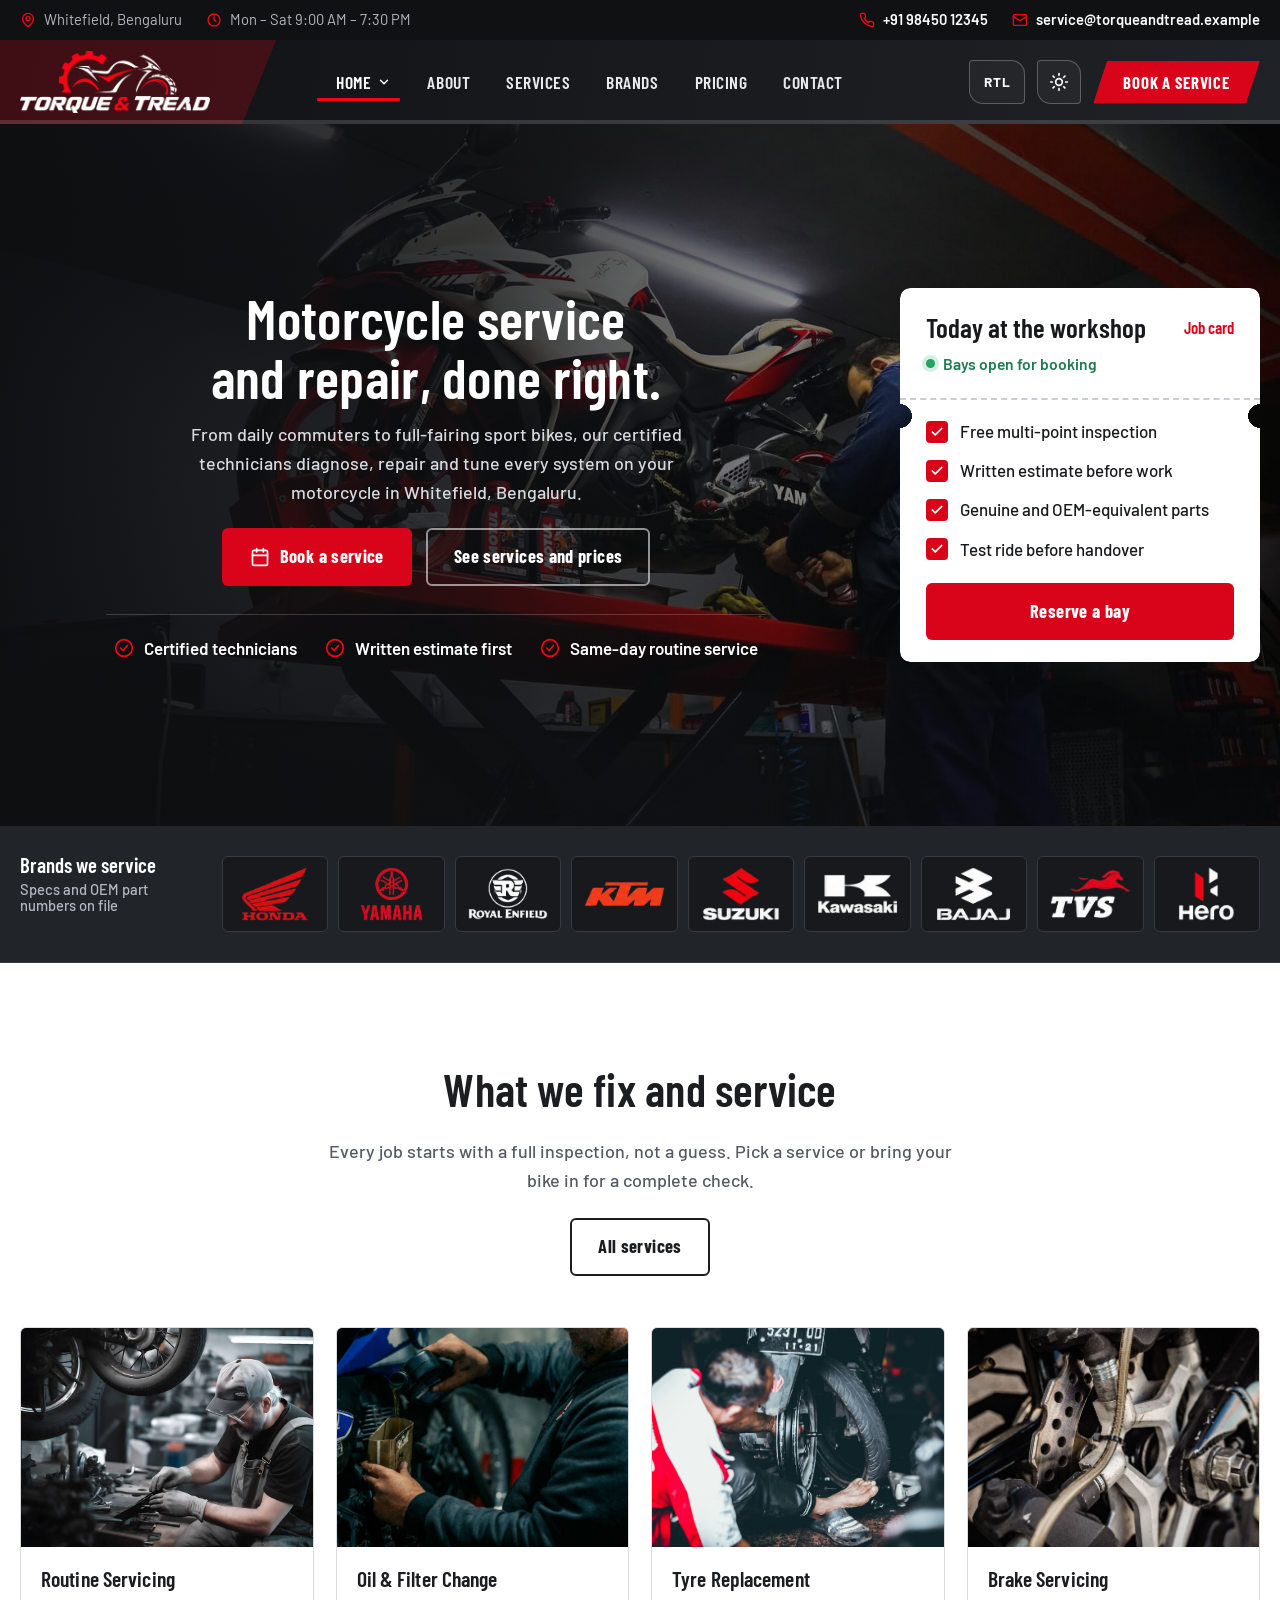
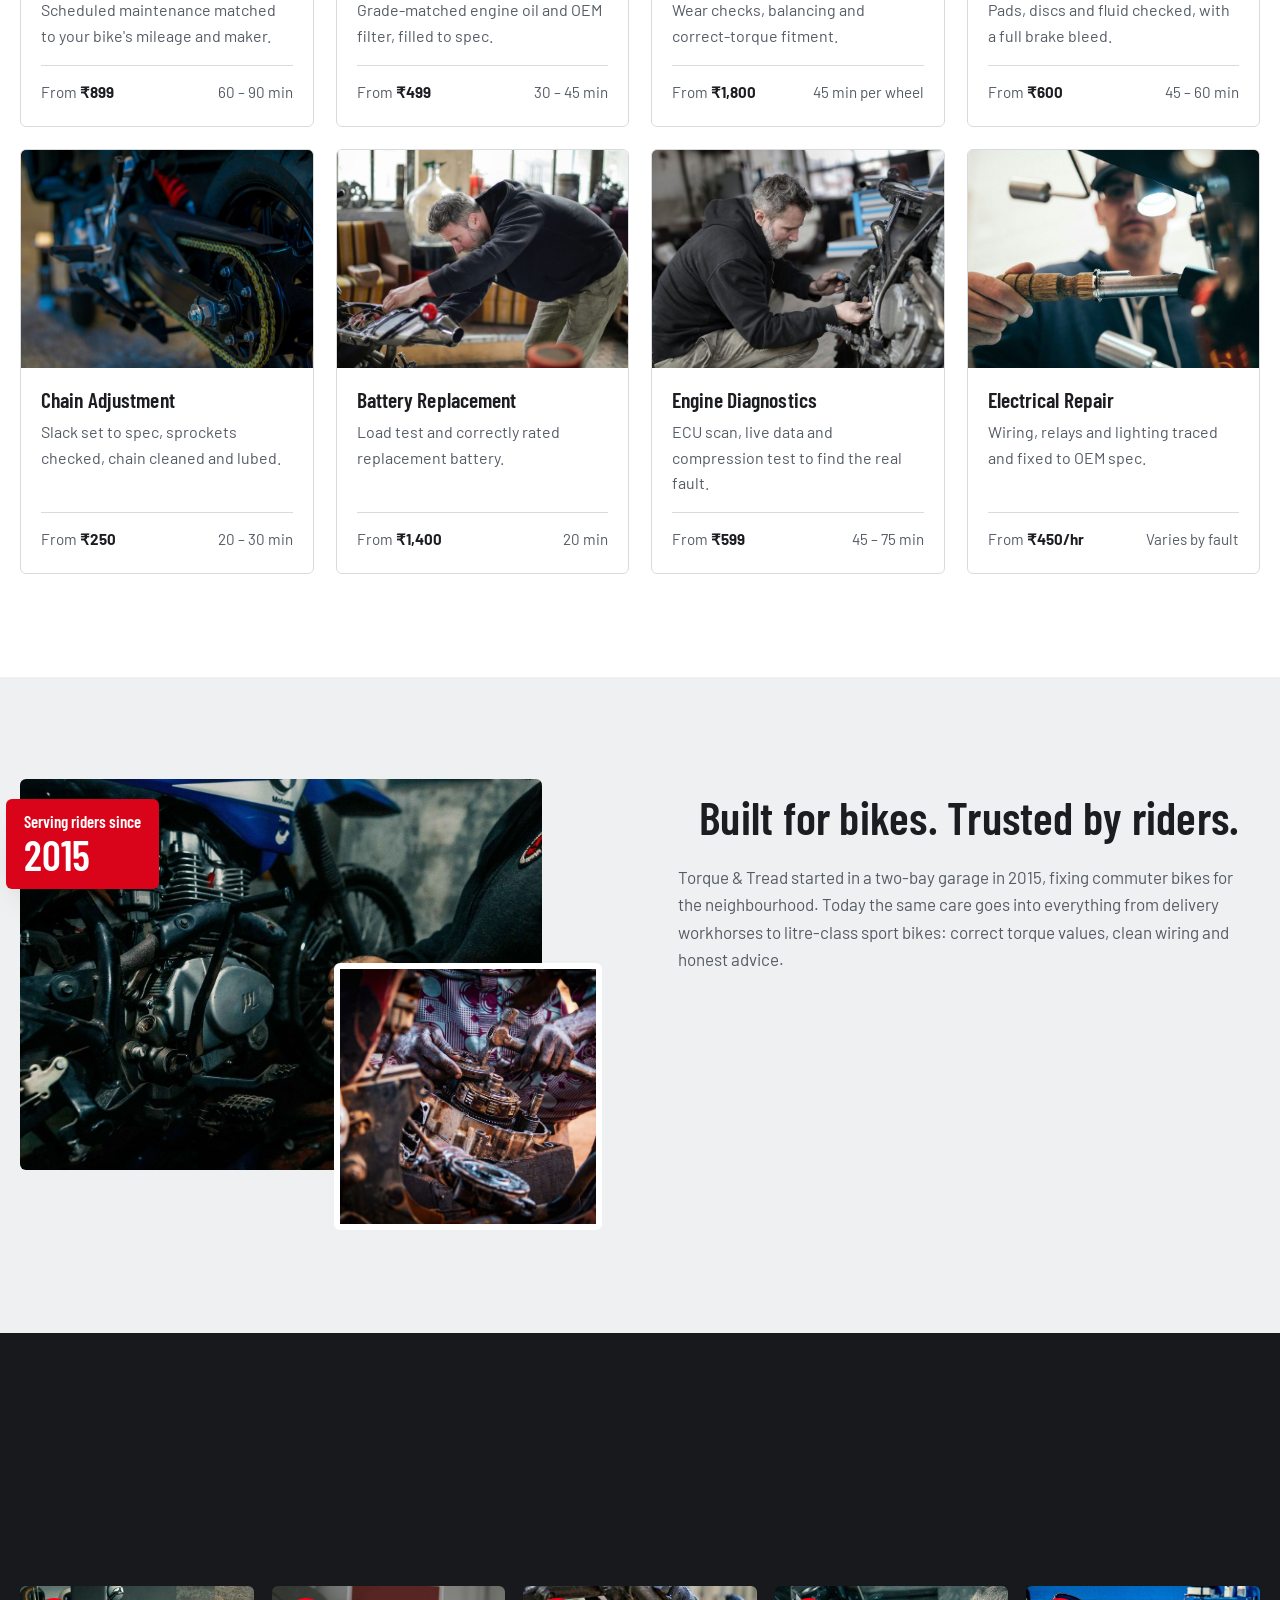
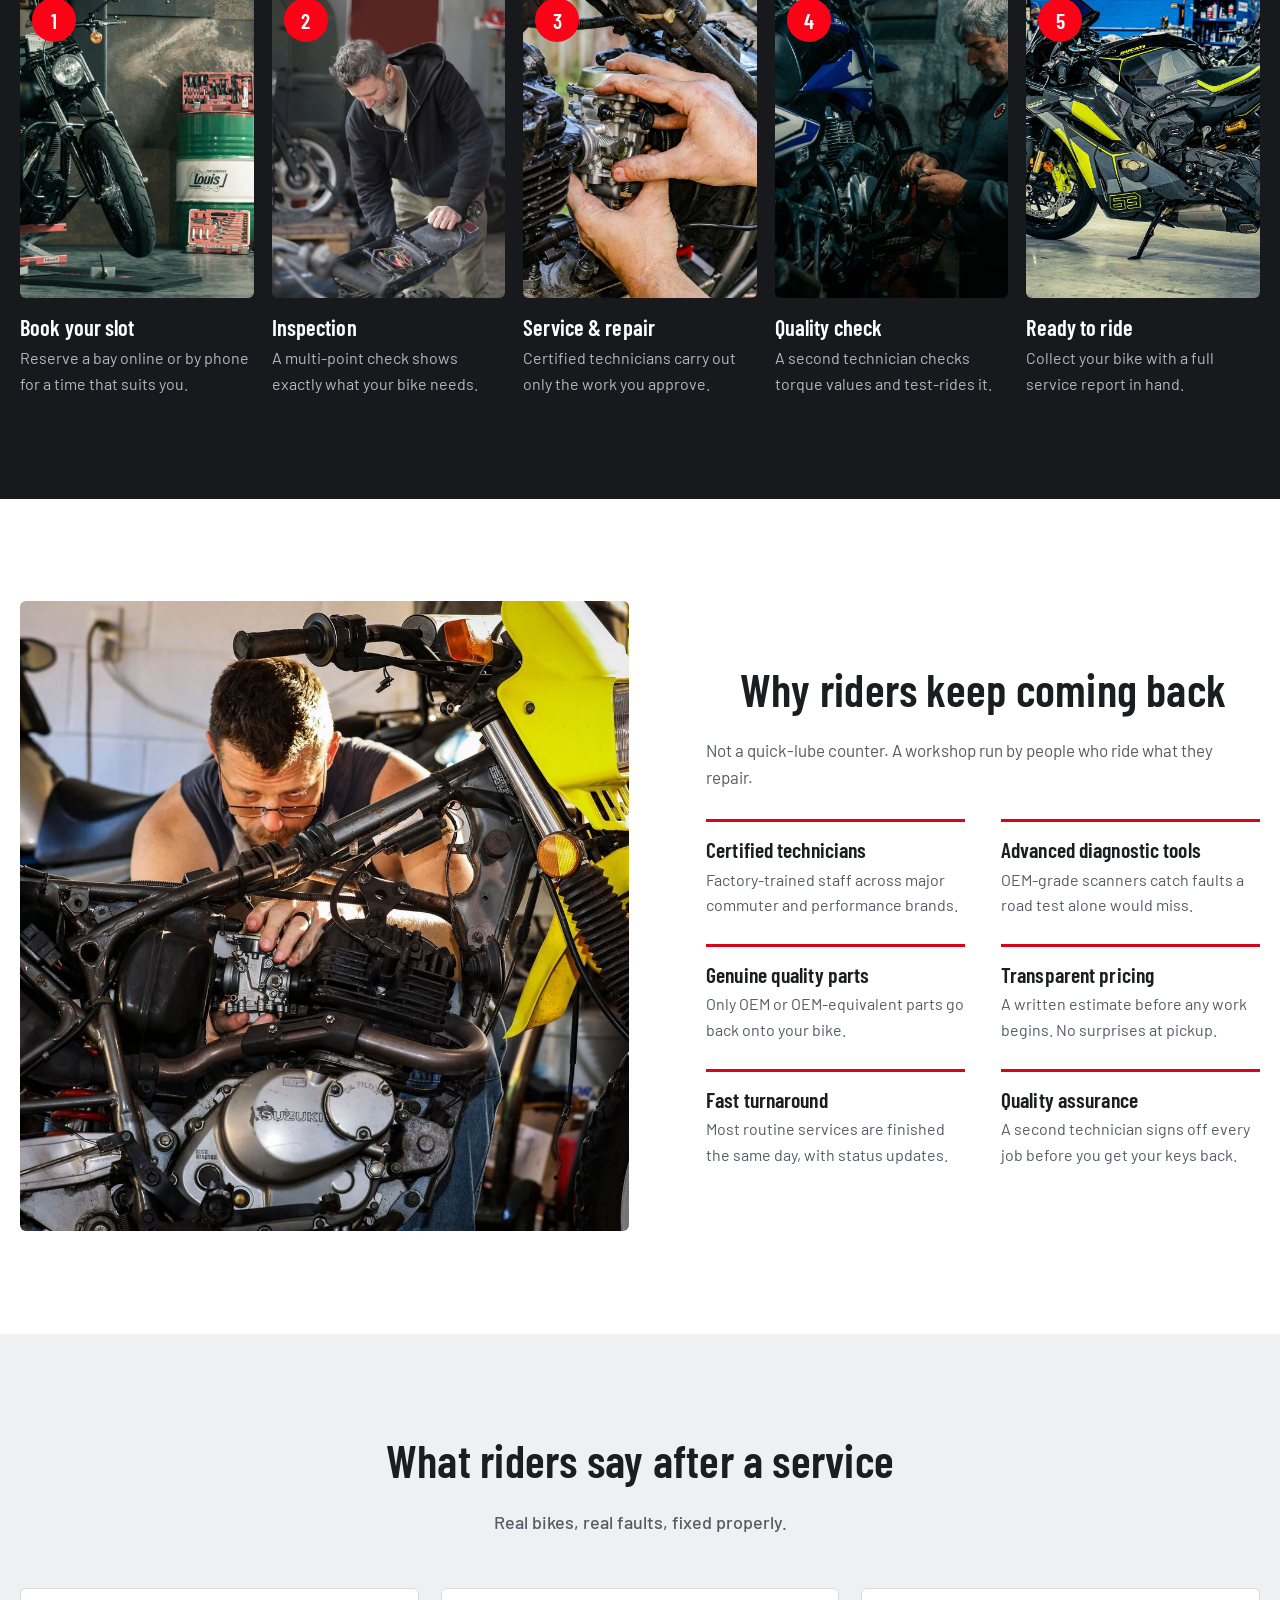
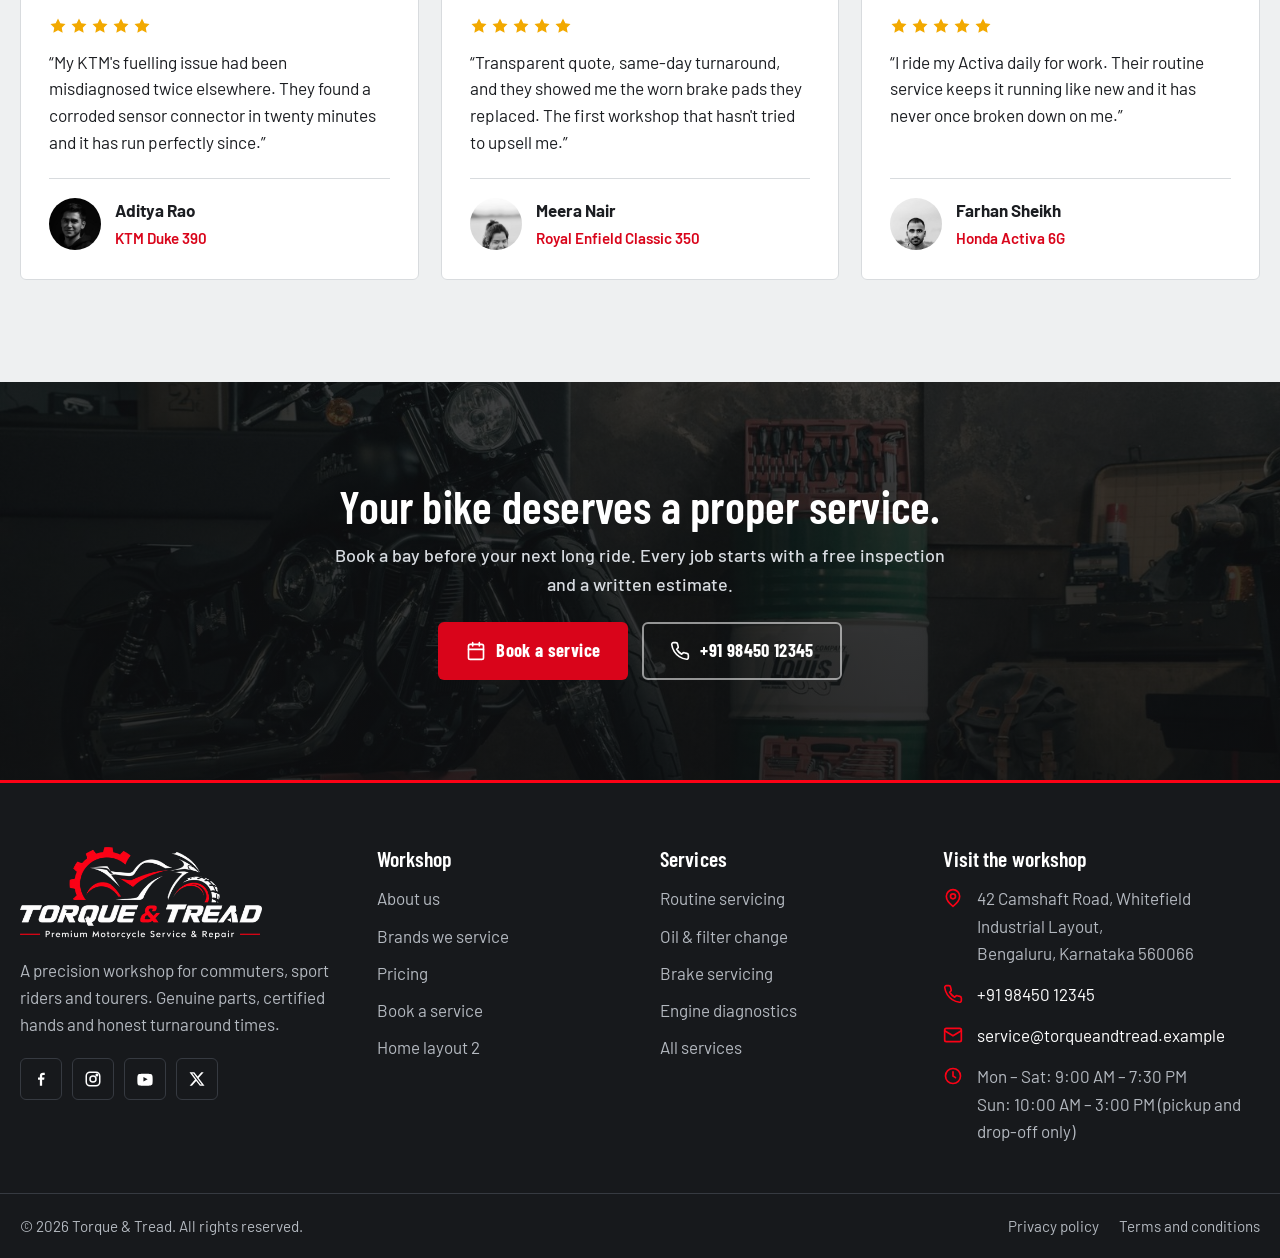
<file: index.html>
<!DOCTYPE html>
<html lang="en" dir="ltr">
<head>
  <meta charset="UTF-8">
  <meta name="viewport" content="width=device-width, initial-scale=1">
  <title>Torque &amp; Tread | Motorcycle Service &amp; Repair in Whitefield, Bengaluru</title>
  <meta name="description" content="Motorcycle servicing, engine diagnostics, brake, tyre, chain and electrical repair for all major brands. Written estimates, genuine parts, same-day routine service.">
  <link rel="canonical" href="https://www.torqueandtread.example/">
  <meta property="og:type" content="website">
  <meta property="og:title" content="Torque &amp; Tread | Motorcycle Service &amp; Repair in Whitefield, Bengaluru">
  <meta property="og:description" content="Motorcycle servicing, engine diagnostics, brake, tyre, chain and electrical repair for all major brands. Written estimates, genuine parts, same-day routine service.">
  <meta property="og:image" content="https://www.torqueandtread.example/assets/images/photos/bike-on-lift.jpg">
  <meta name="twitter:card" content="summary_large_image">
  <meta name="theme-color" content="#17191c">
  <link rel="icon" type="image/png" href="assets/images/favicon.png">
  <link rel="apple-touch-icon" href="assets/images/apple-touch-icon.png">
  <script>try{if(localStorage.getItem('tt-theme')==='dark')document.documentElement.setAttribute('data-theme','dark');if(localStorage.getItem('tt-dir')==='rtl')document.documentElement.setAttribute('dir','rtl')}catch(e){}</script>
  <link rel="preconnect" href="https://fonts.googleapis.com">
  <link rel="preconnect" href="https://fonts.gstatic.com" crossorigin>
  <link href="https://fonts.googleapis.com/css2?family=Barlow+Condensed:wght@600;700;800&amp;family=Barlow:wght@400;500;600;700&amp;display=swap" rel="stylesheet">
  <link rel="stylesheet" href="assets/css/style.css">
  <link rel="stylesheet" href="assets/css/dark.css">
  <link rel="stylesheet" href="assets/css/rtl.css">
  <script type="application/ld+json">
  {"@context":"https://schema.org","@type":"MotorcycleRepair","name":"Torque & Tread","image":"https://www.torqueandtread.example/assets/images/photos/bike-on-lift.jpg","logo":"https://www.torqueandtread.example/assets/images/logo.png","url":"https://www.torqueandtread.example/","telephone":"+91-98450-12345","email":"service@torqueandtread.example","priceRange":"₹₹","address":{"@type":"PostalAddress","streetAddress":"42 Camshaft Road, Whitefield Industrial Layout","addressLocality":"Bengaluru","addressRegion":"KA","postalCode":"560066","addressCountry":"IN"},"openingHoursSpecification":[{"@type":"OpeningHoursSpecification","dayOfWeek":["Monday","Tuesday","Wednesday","Thursday","Friday","Saturday"],"opens":"09:00","closes":"19:30"},{"@type":"OpeningHoursSpecification","dayOfWeek":"Sunday","opens":"10:00","closes":"15:00"}]}
  </script>
</head>
<body>
  <a class="skip-link" href="#main">Skip to content</a>
  <div class="topbar">
    <div class="container">
      <div class="topbar__group">
        <span class="topbar__item topbar__hide-md"><svg viewBox="0 0 24 24" fill="none" stroke="currentColor" stroke-width="2" stroke-linecap="round" stroke-linejoin="round" aria-hidden="true"><path d="M20 10c0 6-8 12-8 12S4 16 4 10a8 8 0 1 1 16 0Z"/><circle cx="12" cy="10" r="3"/></svg> Whitefield, Bengaluru</span>
        <span class="topbar__item topbar__hide-sm"><svg viewBox="0 0 24 24" fill="none" stroke="currentColor" stroke-width="2" stroke-linecap="round" aria-hidden="true"><circle cx="12" cy="12" r="9"/><path d="M12 7v5l3 2"/></svg> Mon – Sat 9:00 AM – 7:30 PM</span>
      </div>
      <div class="topbar__group">
        <a class="topbar__item" href="tel:+919845012345"><svg viewBox="0 0 24 24" fill="none" stroke="currentColor" stroke-width="2" stroke-linecap="round" stroke-linejoin="round" aria-hidden="true"><path d="M22 16.9v3a2 2 0 0 1-2.2 2 19.8 19.8 0 0 1-8.6-3.1 19.5 19.5 0 0 1-6-6A19.8 19.8 0 0 1 2.1 4.2 2 2 0 0 1 4.1 2h3a2 2 0 0 1 2 1.7c.1 1 .4 1.9.7 2.8a2 2 0 0 1-.5 2.1L8 9.9a16 16 0 0 0 6 6l1.3-1.3a2 2 0 0 1 2.1-.4c.9.3 1.8.6 2.8.7a2 2 0 0 1 1.7 2Z"/></svg> +91 98450 12345</a>
        <a class="topbar__item topbar__hide-md" href="mailto:service@torqueandtread.example"><svg viewBox="0 0 24 24" fill="none" stroke="currentColor" stroke-width="2" stroke-linecap="round" stroke-linejoin="round" aria-hidden="true"><rect x="2" y="4" width="20" height="16" rx="2"/><path d="m22 7-10 6L2 7"/></svg> service@torqueandtread.example</a>
      </div>
    </div>
  </div>
  <header class="site-header">
    <div class="container">
      <a class="brand" href="index.html" aria-label="Torque &amp; Tread home">
        <img src="assets/images/logo-header.png" alt="Torque &amp; Tread motorcycle service and repair" width="800" height="261">
      </a>
      <nav class="nav" id="site-nav" aria-label="Main">
        <ul class="nav__list">
            <li class="has-sub">
              <button class="nav__link" type="button" aria-expanded="false" aria-controls="sub-home" aria-current="page">Home <svg viewBox="0 0 24 24" fill="none" stroke="currentColor" stroke-width="2.5" stroke-linecap="round" stroke-linejoin="round" aria-hidden="true"><path d="m6 9 6 6 6-6"/></svg></button>
              <ul class="nav__sub" id="sub-home">
                <li><a href="index.html" aria-current="page">Home layout 1</a></li>
                <li><a href="home-v2.html">Home layout 2</a></li>
              </ul>
            </li>
            <li><a class="nav__link" href="about.html">About</a></li>
            <li><a class="nav__link" href="services.html">Services</a></li>
            <li><a class="nav__link" href="brands.html">Brands</a></li>
            <li><a class="nav__link" href="pricing.html">Pricing</a></li>
            <li><a class="nav__link" href="contact.html">Contact</a></li>
        </ul>
        <a class="btn btn--primary nav__cta-mobile" href="contact.html"><svg viewBox="0 0 24 24" fill="none" stroke="currentColor" stroke-width="2" stroke-linecap="round" stroke-linejoin="round" aria-hidden="true"><rect x="3" y="4" width="18" height="18" rx="2"/><path d="M16 2v4M8 2v4M3 10h18"/></svg> Book a service</a>
      </nav>
      <div class="header-actions">
        <button class="dir-toggle" type="button" aria-label="Switch text direction to right-to-left" aria-pressed="false" title="Toggle text direction"><span class="dir-toggle__label">RTL</span></button>
        <button class="icon-btn theme-toggle" type="button" aria-label="Dark mode" aria-pressed="false"><svg class="icon-sun" viewBox="0 0 24 24" fill="none" stroke="currentColor" stroke-width="2" stroke-linecap="round" aria-hidden="true"><circle cx="12" cy="12" r="4"/><path d="M12 2v2M12 20v2M4.9 4.9l1.4 1.4M17.7 17.7l1.4 1.4M2 12h2M20 12h2M4.9 19.1l1.4-1.4M17.7 6.3l1.4-1.4"/></svg><svg class="icon-moon" viewBox="0 0 24 24" fill="none" stroke="currentColor" stroke-width="2" stroke-linecap="round" stroke-linejoin="round" aria-hidden="true"><path d="M21 12.8A9 9 0 1 1 11.2 3a7 7 0 0 0 9.8 9.8Z"/></svg></button>
        <a class="btn btn--primary btn--sm" href="contact.html">Book a service</a>
        <button class="icon-btn nav-toggle" type="button" aria-label="Menu" aria-expanded="false" aria-controls="site-nav"><span></span></button>
      </div>
    </div>
  </header>

  <main id="main">
    <section class="hero hero--home">
      <div class="hero__media"><img src="assets/images/photos/bike-on-lift.jpg" alt="Technician servicing a sport motorcycle raised on a hydraulic workshop lift" width="1600" height="1067" fetchpriority="high"></div>
      <div class="container hero__inner">
        <div class="hero__content">
          
          <h1>Motorcycle service and repair, done right.</h1>
          <p class="hero__lede">From daily commuters to full-fairing sport bikes, our certified technicians diagnose, repair and tune every system on your motorcycle in Whitefield, Bengaluru.</p>
          <div class="hero__actions">
            <a class="btn btn--primary" href="contact.html"><svg viewBox="0 0 24 24" fill="none" stroke="currentColor" stroke-width="2" stroke-linecap="round" stroke-linejoin="round" aria-hidden="true"><rect x="3" y="4" width="18" height="18" rx="2"/><path d="M16 2v4M8 2v4M3 10h18"/></svg> Book a service</a>
            <a class="btn btn--light" href="services.html">See services and prices</a>
          </div>
          <ul class="hero__facts">
            <li><svg viewBox="0 0 24 24" fill="none" stroke="currentColor" stroke-width="2" stroke-linecap="round" stroke-linejoin="round" aria-hidden="true"><circle cx="12" cy="12" r="10"/><path d="m8 12 3 3 5-6"/></svg> Certified technicians</li>
            <li><svg viewBox="0 0 24 24" fill="none" stroke="currentColor" stroke-width="2" stroke-linecap="round" stroke-linejoin="round" aria-hidden="true"><circle cx="12" cy="12" r="10"/><path d="m8 12 3 3 5-6"/></svg> Written estimate first</li>
            <li><svg viewBox="0 0 24 24" fill="none" stroke="currentColor" stroke-width="2" stroke-linecap="round" stroke-linejoin="round" aria-hidden="true"><circle cx="12" cy="12" r="10"/><path d="m8 12 3 3 5-6"/></svg> Same-day routine service</li>
          </ul>
        </div>
        <aside class="job-ticket" aria-label="Workshop status">
          <div class="job-ticket__head">
            <div>
              <p class="job-ticket__title">Today at the workshop</p>
              <span class="job-ticket__status">Bays open for booking</span>
            </div>
            <span class="job-ticket__no">Job card</span>
          </div>
          <div class="job-ticket__perf"></div>
          <ul>
            <li><span class="tick"><svg viewBox="0 0 24 24" fill="none" stroke="currentColor" stroke-width="3" stroke-linecap="round" stroke-linejoin="round" aria-hidden="true"><path d="M20 6 9 17l-5-5"/></svg></span> Free multi-point inspection</li>
            <li><span class="tick"><svg viewBox="0 0 24 24" fill="none" stroke="currentColor" stroke-width="3" stroke-linecap="round" stroke-linejoin="round" aria-hidden="true"><path d="M20 6 9 17l-5-5"/></svg></span> Written estimate before work</li>
            <li><span class="tick"><svg viewBox="0 0 24 24" fill="none" stroke="currentColor" stroke-width="3" stroke-linecap="round" stroke-linejoin="round" aria-hidden="true"><path d="M20 6 9 17l-5-5"/></svg></span> Genuine and OEM-equivalent parts</li>
            <li><span class="tick"><svg viewBox="0 0 24 24" fill="none" stroke="currentColor" stroke-width="3" stroke-linecap="round" stroke-linejoin="round" aria-hidden="true"><path d="M20 6 9 17l-5-5"/></svg></span> Test ride before handover</li>
          </ul>
          <a class="btn btn--primary btn--block" href="contact.html">Reserve a bay</a>
        </aside>
      </div>
    </section>
    <section class="brand-strip" aria-label="Brands we service">
      <div class="container">
        <p class="brand-strip__label">Brands we service<span>Specs and OEM part numbers on file</span></p>
        <ul class="logo-row"><li><div class="logo-plate"><img src="assets/images/brands/honda.png" alt="Honda logo" width="160" height="110" loading="lazy"></div></li><li><div class="logo-plate"><img src="assets/images/brands/yamaha.png" alt="Yamaha logo" width="160" height="110" loading="lazy"></div></li><li><div class="logo-plate"><img src="assets/images/brands/royal-enfield.png" alt="Royal Enfield logo" width="160" height="110" loading="lazy"></div></li><li><div class="logo-plate"><img src="assets/images/brands/ktm.png" alt="KTM logo" width="160" height="110" loading="lazy"></div></li><li><div class="logo-plate"><img src="assets/images/brands/suzuki.png" alt="Suzuki logo" width="160" height="110" loading="lazy"></div></li><li><div class="logo-plate"><img src="assets/images/brands/kawasaki.png" alt="Kawasaki logo" width="160" height="110" loading="lazy"></div></li><li><div class="logo-plate"><img src="assets/images/brands/bajaj.png" alt="Bajaj logo" width="160" height="110" loading="lazy"></div></li><li><div class="logo-plate"><img src="assets/images/brands/tvs.png" alt="TVS logo" width="160" height="110" loading="lazy"></div></li><li><div class="logo-plate"><img src="assets/images/brands/hero.png" alt="Hero logo" width="160" height="110" loading="lazy"></div></li></ul>
      </div>
    </section>

    <section class="section">
      <div class="container">
        <div class="section-head section-head--row">
          <div>
            <h2>What we fix and service</h2>
            <p>Every job starts with a full inspection, not a guess. Pick a service or bring your bike in for a complete check.</p>
          </div>
          <a class="btn btn--outline" href="services.html">All services</a>
        </div>
        <ul class="service-grid">
          <li class="service-card">
            <div class="service-card__img"><img src="assets/images/photos/mechanic-bench.jpg" alt="Technician in gloves servicing a motorcycle at the workbench" width="800" height="600" loading="lazy"></div>
            <div class="service-card__body">
              <h3><a href="services.html#routine-servicing">Routine Servicing</a></h3>
              <p>Scheduled maintenance matched to your bike's mileage and maker.</p>
              <div class="service-card__meta"><span>From <strong>₹899</strong></span><span>60 – 90 min</span></div>
            </div>
          </li>
          <li class="service-card">
            <div class="service-card__img"><img src="assets/images/photos/oil-change.jpg" alt="Mechanic pouring fresh engine oil into a motorcycle" width="800" height="600" loading="lazy"></div>
            <div class="service-card__body">
              <h3><a href="services.html#oil-filter-change">Oil & Filter Change</a></h3>
              <p>Grade-matched engine oil and OEM filter, filled to spec.</p>
              <div class="service-card__meta"><span>From <strong>₹499</strong></span><span>30 – 45 min</span></div>
            </div>
          </li>
          <li class="service-card">
            <div class="service-card__img"><img src="assets/images/photos/tyre-service.jpg" alt="Mechanic working on a motorcycle rear wheel and tyre" width="800" height="600" loading="lazy"></div>
            <div class="service-card__body">
              <h3><a href="services.html#tyre-replacement">Tyre Replacement</a></h3>
              <p>Wear checks, balancing and correct-torque fitment.</p>
              <div class="service-card__meta"><span>From <strong>₹1,800</strong></span><span>45 min per wheel</span></div>
            </div>
          </li>
          <li class="service-card">
            <div class="service-card__img"><img src="assets/images/photos/brake-servicing.jpg" alt="Close-up of a motorcycle front brake disc and caliper" width="800" height="600" loading="lazy"></div>
            <div class="service-card__body">
              <h3><a href="services.html#brake-servicing">Brake Servicing</a></h3>
              <p>Pads, discs and fluid checked, with a full brake bleed.</p>
              <div class="service-card__meta"><span>From <strong>₹600</strong></span><span>45 – 60 min</span></div>
            </div>
          </li>
          <li class="service-card">
            <div class="service-card__img"><img src="assets/images/photos/chain-lubrication.jpg" alt="Motorcycle drive chain and rear sprocket after lubrication" width="800" height="600" loading="lazy"></div>
            <div class="service-card__body">
              <h3><a href="services.html#chain-adjustment">Chain Adjustment</a></h3>
              <p>Slack set to spec, sprockets checked, chain cleaned and lubed.</p>
              <div class="service-card__meta"><span>From <strong>₹250</strong></span><span>20 – 30 min</span></div>
            </div>
          </li>
          <li class="service-card">
            <div class="service-card__img"><img src="assets/images/photos/battery-service.jpg" alt="Technician testing a motorcycle battery and wiring" width="800" height="600" loading="lazy"></div>
            <div class="service-card__body">
              <h3><a href="services.html#battery-replacement">Battery Replacement</a></h3>
              <p>Load test and correctly rated replacement battery.</p>
              <div class="service-card__meta"><span>From <strong>₹1,400</strong></span><span>20 min</span></div>
            </div>
          </li>
          <li class="service-card">
            <div class="service-card__img"><img src="assets/images/photos/engine-diagnostics.jpg" alt="Technician crouching beside a motorcycle engine running diagnostics" width="800" height="600" loading="lazy"></div>
            <div class="service-card__body">
              <h3><a href="service-details.html">Engine Diagnostics</a></h3>
              <p>ECU scan, live data and compression test to find the real fault.</p>
              <div class="service-card__meta"><span>From <strong>₹599</strong></span><span>45 – 75 min</span></div>
            </div>
          </li>
          <li class="service-card">
            <div class="service-card__img"><img src="assets/images/photos/electrical-wiring.jpg" alt="Technician inspecting motorcycle wiring under a work light" width="800" height="600" loading="lazy"></div>
            <div class="service-card__body">
              <h3><a href="services.html#electrical-repair">Electrical Repair</a></h3>
              <p>Wiring, relays and lighting traced and fixed to OEM spec.</p>
              <div class="service-card__meta"><span>From <strong>₹450/hr</strong></span><span>Varies by fault</span></div>
            </div>
          </li>
        </ul>
      </div>
    </section>

    <section class="section section--concrete">
      <div class="container split">
        <div class="split__media">
          <div class="media-stack">
            <img src="assets/images/photos/engine-bay-closeup.jpg" alt="Technician working on a motorcycle engine in the workshop" width="1600" height="1067" loading="lazy">
            <img src="assets/images/photos/gearbox-rebuild.jpg" alt="Close-up of hands rebuilding a motorcycle gearbox" width="800" height="800" loading="lazy">
            <div class="since-badge"><span>Serving riders since</span><strong>2015</strong></div>
          </div>
        </div>
        <div>
          <h2>Built for bikes. Trusted by riders.</h2>
          <p class="muted">Torque &amp; Tread started in a two-bay garage in 2015, fixing commuter bikes for the neighbourhood. Today the same care goes into everything from delivery workhorses to litre-class sport bikes: correct torque values, clean wiring and honest advice.</p>
          <dl class="stats">
            <div><dt>Years in the workshop</dt><dd>10+</dd></div>
            <div><dt>Bikes serviced</dt><dd>5,000+</dd></div>
            <div><dt>Certified technicians</dt><dd>25+</dd></div>
            <div><dt>Brands supported</dt><dd>15+</dd></div>
          </dl>
          <a class="btn btn--primary" href="about.html">Meet the team</a>
        </div>
      </div>
    </section>

    <section class="section section--dark">
      <div class="container">
        <div class="section-head">
          <h2>Your bike's journey through our bay</h2>
          <p>Five clear steps, and you approve every one of them before we start work.</p>
        </div>
        <ol class="steps">
          <li class="step">
            <div class="step__img"><img src="assets/images/photos/garage-bay.jpg" alt="Motorcycle parked in a workshop bay" width="600" height="800" loading="lazy"><span class="step__num">1</span></div>
            <h3>Book your slot</h3><p>Reserve a bay online or by phone for a time that suits you.</p>
          </li>
          <li class="step">
            <div class="step__img"><img src="assets/images/photos/quality-check.jpg" alt="Technician inspecting a motorcycle in the workshop" width="600" height="800" loading="lazy"><span class="step__num">2</span></div>
            <h3>Inspection</h3><p>A multi-point check shows exactly what your bike needs.</p>
          </li>
          <li class="step">
            <div class="step__img"><img src="assets/images/photos/engine-hands.jpg" alt="Hands fitting a part to a motorcycle engine" width="600" height="800" loading="lazy"><span class="step__num">3</span></div>
            <h3>Service & repair</h3><p>Certified technicians carry out only the work you approve.</p>
          </li>
          <li class="step">
            <div class="step__img"><img src="assets/images/photos/technician-at-work.jpg" alt="Senior technician checking completed work on a motorcycle" width="600" height="800" loading="lazy"><span class="step__num">4</span></div>
            <h3>Quality check</h3><p>A second technician checks torque values and test-rides it.</p>
          </li>
          <li class="step">
            <div class="step__img"><img src="assets/images/photos/ready-to-ride.jpg" alt="Freshly serviced sport motorcycle ready for pickup" width="600" height="800" loading="lazy"><span class="step__num">5</span></div>
            <h3>Ready to ride</h3><p>Collect your bike with a full service report in hand.</p>
          </li>
        </ol>
      </div>
    </section>

    <section class="section">
      <div class="container split split--wide-media">
        <div class="split__media">
          <img src="assets/images/photos/workshop-floor.jpg" alt="Technician working between motorcycles on the workshop floor" width="1600" height="1067" loading="lazy">
        </div>
        <div>
          <h2>Why riders keep coming back</h2>
          <p class="muted">Not a quick-lube counter. A workshop run by people who ride what they repair.</p>
          <ul class="reasons"><li><h3>Certified technicians</h3><p>Factory-trained staff across major commuter and performance brands.</p></li><li><h3>Advanced diagnostic tools</h3><p>OEM-grade scanners catch faults a road test alone would miss.</p></li><li><h3>Genuine quality parts</h3><p>Only OEM or OEM-equivalent parts go back onto your bike.</p></li><li><h3>Transparent pricing</h3><p>A written estimate before any work begins. No surprises at pickup.</p></li><li><h3>Fast turnaround</h3><p>Most routine services are finished the same day, with status updates.</p></li><li><h3>Quality assurance</h3><p>A second technician signs off every job before you get your keys back.</p></li></ul>
        </div>
      </div>
    </section>

    <section class="section section--concrete">
      <div class="container">
        <div class="section-head">
          <h2>What riders say after a service</h2>
          <p>Real bikes, real faults, fixed properly.</p>
        </div>
        <ul class="testimonials">
          <li class="review">
            <div class="stars" role="img" aria-label="Rated 5 out of 5"><svg viewBox="0 0 24 24" fill="currentColor" aria-hidden="true"><path d="m12 2 3.1 6.3 6.9 1-5 4.9 1.2 6.8L12 17.8 5.8 21l1.2-6.8-5-4.9 6.9-1Z"/></svg><svg viewBox="0 0 24 24" fill="currentColor" aria-hidden="true"><path d="m12 2 3.1 6.3 6.9 1-5 4.9 1.2 6.8L12 17.8 5.8 21l1.2-6.8-5-4.9 6.9-1Z"/></svg><svg viewBox="0 0 24 24" fill="currentColor" aria-hidden="true"><path d="m12 2 3.1 6.3 6.9 1-5 4.9 1.2 6.8L12 17.8 5.8 21l1.2-6.8-5-4.9 6.9-1Z"/></svg><svg viewBox="0 0 24 24" fill="currentColor" aria-hidden="true"><path d="m12 2 3.1 6.3 6.9 1-5 4.9 1.2 6.8L12 17.8 5.8 21l1.2-6.8-5-4.9 6.9-1Z"/></svg><svg viewBox="0 0 24 24" fill="currentColor" aria-hidden="true"><path d="m12 2 3.1 6.3 6.9 1-5 4.9 1.2 6.8L12 17.8 5.8 21l1.2-6.8-5-4.9 6.9-1Z"/></svg></div>
            <blockquote>“My KTM's fuelling issue had been misdiagnosed twice elsewhere. They found a corroded sensor connector in twenty minutes and it has run perfectly since.”</blockquote>
            <div class="review__who"><img src="assets/images/people/aditya.jpg" alt="" width="104" height="104" loading="lazy"><div><strong>Aditya Rao</strong><span class="review__bike">KTM Duke 390</span></div></div>
          </li><li class="review">
            <div class="stars" role="img" aria-label="Rated 5 out of 5"><svg viewBox="0 0 24 24" fill="currentColor" aria-hidden="true"><path d="m12 2 3.1 6.3 6.9 1-5 4.9 1.2 6.8L12 17.8 5.8 21l1.2-6.8-5-4.9 6.9-1Z"/></svg><svg viewBox="0 0 24 24" fill="currentColor" aria-hidden="true"><path d="m12 2 3.1 6.3 6.9 1-5 4.9 1.2 6.8L12 17.8 5.8 21l1.2-6.8-5-4.9 6.9-1Z"/></svg><svg viewBox="0 0 24 24" fill="currentColor" aria-hidden="true"><path d="m12 2 3.1 6.3 6.9 1-5 4.9 1.2 6.8L12 17.8 5.8 21l1.2-6.8-5-4.9 6.9-1Z"/></svg><svg viewBox="0 0 24 24" fill="currentColor" aria-hidden="true"><path d="m12 2 3.1 6.3 6.9 1-5 4.9 1.2 6.8L12 17.8 5.8 21l1.2-6.8-5-4.9 6.9-1Z"/></svg><svg viewBox="0 0 24 24" fill="currentColor" aria-hidden="true"><path d="m12 2 3.1 6.3 6.9 1-5 4.9 1.2 6.8L12 17.8 5.8 21l1.2-6.8-5-4.9 6.9-1Z"/></svg></div>
            <blockquote>“Transparent quote, same-day turnaround, and they showed me the worn brake pads they replaced. The first workshop that hasn't tried to upsell me.”</blockquote>
            <div class="review__who"><img src="assets/images/people/meera.jpg" alt="" width="104" height="104" loading="lazy"><div><strong>Meera Nair</strong><span class="review__bike">Royal Enfield Classic 350</span></div></div>
          </li><li class="review">
            <div class="stars" role="img" aria-label="Rated 5 out of 5"><svg viewBox="0 0 24 24" fill="currentColor" aria-hidden="true"><path d="m12 2 3.1 6.3 6.9 1-5 4.9 1.2 6.8L12 17.8 5.8 21l1.2-6.8-5-4.9 6.9-1Z"/></svg><svg viewBox="0 0 24 24" fill="currentColor" aria-hidden="true"><path d="m12 2 3.1 6.3 6.9 1-5 4.9 1.2 6.8L12 17.8 5.8 21l1.2-6.8-5-4.9 6.9-1Z"/></svg><svg viewBox="0 0 24 24" fill="currentColor" aria-hidden="true"><path d="m12 2 3.1 6.3 6.9 1-5 4.9 1.2 6.8L12 17.8 5.8 21l1.2-6.8-5-4.9 6.9-1Z"/></svg><svg viewBox="0 0 24 24" fill="currentColor" aria-hidden="true"><path d="m12 2 3.1 6.3 6.9 1-5 4.9 1.2 6.8L12 17.8 5.8 21l1.2-6.8-5-4.9 6.9-1Z"/></svg><svg viewBox="0 0 24 24" fill="currentColor" aria-hidden="true"><path d="m12 2 3.1 6.3 6.9 1-5 4.9 1.2 6.8L12 17.8 5.8 21l1.2-6.8-5-4.9 6.9-1Z"/></svg></div>
            <blockquote>“I ride my Activa daily for work. Their routine service keeps it running like new and it has never once broken down on me.”</blockquote>
            <div class="review__who"><img src="assets/images/people/farhan.jpg" alt="" width="104" height="104" loading="lazy"><div><strong>Farhan Sheikh</strong><span class="review__bike">Honda Activa 6G</span></div></div>
          </li>
        </ul>
      </div>
    </section>
    <section class="cta-band">
      <img src="assets/images/photos/garage-bay.jpg" alt="" width="1600" height="900" loading="lazy">
      <div class="container">
        <div>
          <h2>Your bike deserves a proper service.</h2>
          <p>Book a bay before your next long ride. Every job starts with a free inspection and a written estimate.</p>
        </div>
        <div class="cta-band__actions">
          <a class="btn btn--primary" href="contact.html"><svg viewBox="0 0 24 24" fill="none" stroke="currentColor" stroke-width="2" stroke-linecap="round" stroke-linejoin="round" aria-hidden="true"><rect x="3" y="4" width="18" height="18" rx="2"/><path d="M16 2v4M8 2v4M3 10h18"/></svg> Book a service</a>
          <a class="btn btn--light" href="tel:+919845012345"><svg viewBox="0 0 24 24" fill="none" stroke="currentColor" stroke-width="2" stroke-linecap="round" stroke-linejoin="round" aria-hidden="true"><path d="M22 16.9v3a2 2 0 0 1-2.2 2 19.8 19.8 0 0 1-8.6-3.1 19.5 19.5 0 0 1-6-6A19.8 19.8 0 0 1 2.1 4.2 2 2 0 0 1 4.1 2h3a2 2 0 0 1 2 1.7c.1 1 .4 1.9.7 2.8a2 2 0 0 1-.5 2.1L8 9.9a16 16 0 0 0 6 6l1.3-1.3a2 2 0 0 1 2.1-.4c.9.3 1.8.6 2.8.7a2 2 0 0 1 1.7 2Z"/></svg> +91 98450 12345</a>
        </div>
      </div>
    </section>

  </main>

  <footer class="site-footer">
    <div class="container footer-top">
      <div class="footer-brand">
        <img src="assets/images/logo.png" alt="Torque &amp; Tread — Premium Motorcycle Service &amp; Repair" width="900" height="342" loading="lazy">
        <p>A precision workshop for commuters, sport riders and tourers. Genuine parts, certified hands and honest turnaround times.</p>
        <div class="socials">
          <a href="https://facebook.com" target="_blank" rel="noopener" aria-label="Facebook"><svg viewBox="0 0 24 24" fill="currentColor" aria-hidden="true"><path d="M13.5 21v-8h2.7l.4-3.1h-3.1V8c0-.9.2-1.5 1.6-1.5H17V3.7c-.3 0-1.3-.1-2.4-.1-2.4 0-4.1 1.5-4.1 4.2v2.1H8v3.1h2.5V21Z"/></svg></a>
          <a href="https://instagram.com" target="_blank" rel="noopener" aria-label="Instagram"><svg viewBox="0 0 24 24" fill="none" stroke="currentColor" stroke-width="2" aria-hidden="true"><rect x="3" y="3" width="18" height="18" rx="5"/><circle cx="12" cy="12" r="4"/><circle cx="17.2" cy="6.8" r="1"/></svg></a>
          <a href="https://youtube.com" target="_blank" rel="noopener" aria-label="YouTube"><svg viewBox="0 0 24 24" fill="currentColor" aria-hidden="true"><path d="M22 8.4s-.2-1.5-.8-2.2c-.8-.8-1.7-.8-2.1-.9C16.3 5 12 5 12 5s-4.3 0-7.1.3c-.4 0-1.3.1-2.1.9C2.2 6.9 2 8.4 2 8.4S1.8 10.1 1.8 12v1.9c0 1.9.2 3.6.2 3.6s.2 1.5.8 2.2c.8.9 1.9.8 2.3.9C6.6 20.9 12 21 12 21s4.3 0 7.1-.3c.4 0 1.3-.1 2.1-.9.6-.7.8-2.2.8-2.2s.2-1.7.2-3.6V12c0-1.9-.2-3.6-.2-3.6ZM9.9 15.4V9.4l5.6 3Z"/></svg></a>
          <a href="https://x.com" target="_blank" rel="noopener" aria-label="X"><svg viewBox="0 0 24 24" fill="currentColor" aria-hidden="true"><path d="M17.8 3h3.1l-6.8 7.7L22 21h-6.2l-4.9-6.4L5.3 21H2.2l7.2-8.3L2 3h6.4l4.4 5.8Zm-1.1 16.2h1.7L7.4 4.7H5.6Z"/></svg></a>
        </div>
      </div>
      <div>
        <h2>Workshop</h2>
        <ul class="footer-links">
          <li><a href="about.html">About us</a></li>
          <li><a href="brands.html">Brands we service</a></li>
          <li><a href="pricing.html">Pricing</a></li>
          <li><a href="contact.html">Book a service</a></li>
          <li><a href="home-v2.html">Home layout 2</a></li>
        </ul>
      </div>
      <div>
        <h2>Services</h2>
        <ul class="footer-links">
          <li><a href="services.html#routine-servicing">Routine servicing</a></li>
          <li><a href="services.html#oil-filter-change">Oil &amp; filter change</a></li>
          <li><a href="services.html#brake-servicing">Brake servicing</a></li>
          <li><a href="service-details.html">Engine diagnostics</a></li>
          <li><a href="services.html">All services</a></li>
        </ul>
      </div>
      <div>
        <h2>Visit the workshop</h2>
        <ul class="footer-contact">
          <li><svg viewBox="0 0 24 24" fill="none" stroke="currentColor" stroke-width="2" stroke-linecap="round" stroke-linejoin="round" aria-hidden="true"><path d="M20 10c0 6-8 12-8 12S4 16 4 10a8 8 0 1 1 16 0Z"/><circle cx="12" cy="10" r="3"/></svg><span>42 Camshaft Road, Whitefield Industrial Layout,<br>Bengaluru, Karnataka 560066</span></li>
          <li><svg viewBox="0 0 24 24" fill="none" stroke="currentColor" stroke-width="2" stroke-linecap="round" stroke-linejoin="round" aria-hidden="true"><path d="M22 16.9v3a2 2 0 0 1-2.2 2 19.8 19.8 0 0 1-8.6-3.1 19.5 19.5 0 0 1-6-6A19.8 19.8 0 0 1 2.1 4.2 2 2 0 0 1 4.1 2h3a2 2 0 0 1 2 1.7c.1 1 .4 1.9.7 2.8a2 2 0 0 1-.5 2.1L8 9.9a16 16 0 0 0 6 6l1.3-1.3a2 2 0 0 1 2.1-.4c.9.3 1.8.6 2.8.7a2 2 0 0 1 1.7 2Z"/></svg><a href="tel:+919845012345">+91 98450 12345</a></li>
          <li><svg viewBox="0 0 24 24" fill="none" stroke="currentColor" stroke-width="2" stroke-linecap="round" stroke-linejoin="round" aria-hidden="true"><rect x="2" y="4" width="20" height="16" rx="2"/><path d="m22 7-10 6L2 7"/></svg><a href="mailto:service@torqueandtread.example">service@torqueandtread.example</a></li>
          <li><svg viewBox="0 0 24 24" fill="none" stroke="currentColor" stroke-width="2" stroke-linecap="round" aria-hidden="true"><circle cx="12" cy="12" r="9"/><path d="M12 7v5l3 2"/></svg><span>Mon – Sat: 9:00 AM – 7:30 PM<br>Sun: 10:00 AM – 3:00 PM (pickup and drop-off only)</span></li>
        </ul>
      </div>
    </div>
    <div class="container footer-bottom">
      <span>© <span data-year>2026</span> Torque &amp; Tread. All rights reserved.</span>
      <nav aria-label="Legal"><a href="coming-soon.html">Privacy policy</a><a href="coming-soon.html">Terms and conditions</a></nav>
    </div>
  </footer>

  <div class="mobile-cta">
    <a class="btn btn--light" href="tel:+919845012345"><svg viewBox="0 0 24 24" fill="none" stroke="currentColor" stroke-width="2" stroke-linecap="round" stroke-linejoin="round" aria-hidden="true"><path d="M22 16.9v3a2 2 0 0 1-2.2 2 19.8 19.8 0 0 1-8.6-3.1 19.5 19.5 0 0 1-6-6A19.8 19.8 0 0 1 2.1 4.2 2 2 0 0 1 4.1 2h3a2 2 0 0 1 2 1.7c.1 1 .4 1.9.7 2.8a2 2 0 0 1-.5 2.1L8 9.9a16 16 0 0 0 6 6l1.3-1.3a2 2 0 0 1 2.1-.4c.9.3 1.8.6 2.8.7a2 2 0 0 1 1.7 2Z"/></svg> Call</a>
    <a class="btn btn--primary" href="contact.html">Book a service</a>
  </div>

  <script src="assets/js/main.js" defer></script>
</body>
</html>
</file>
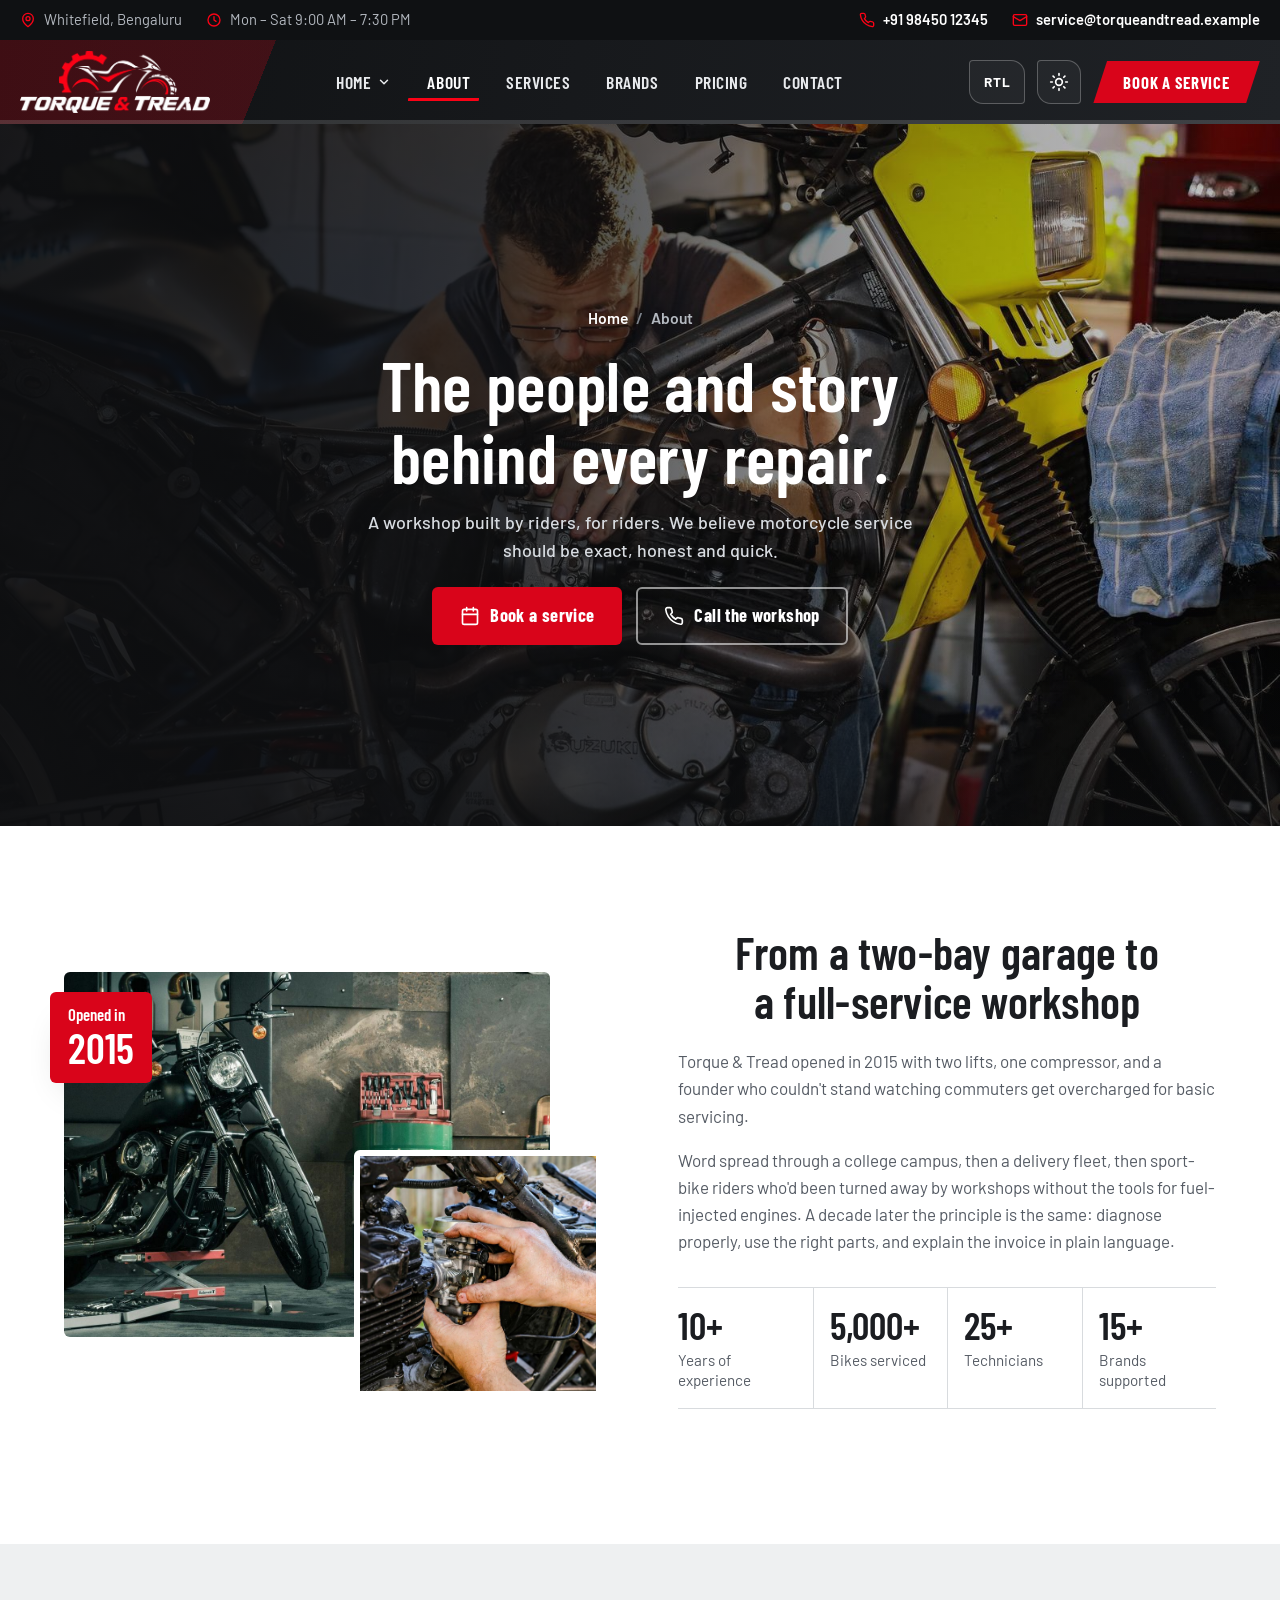
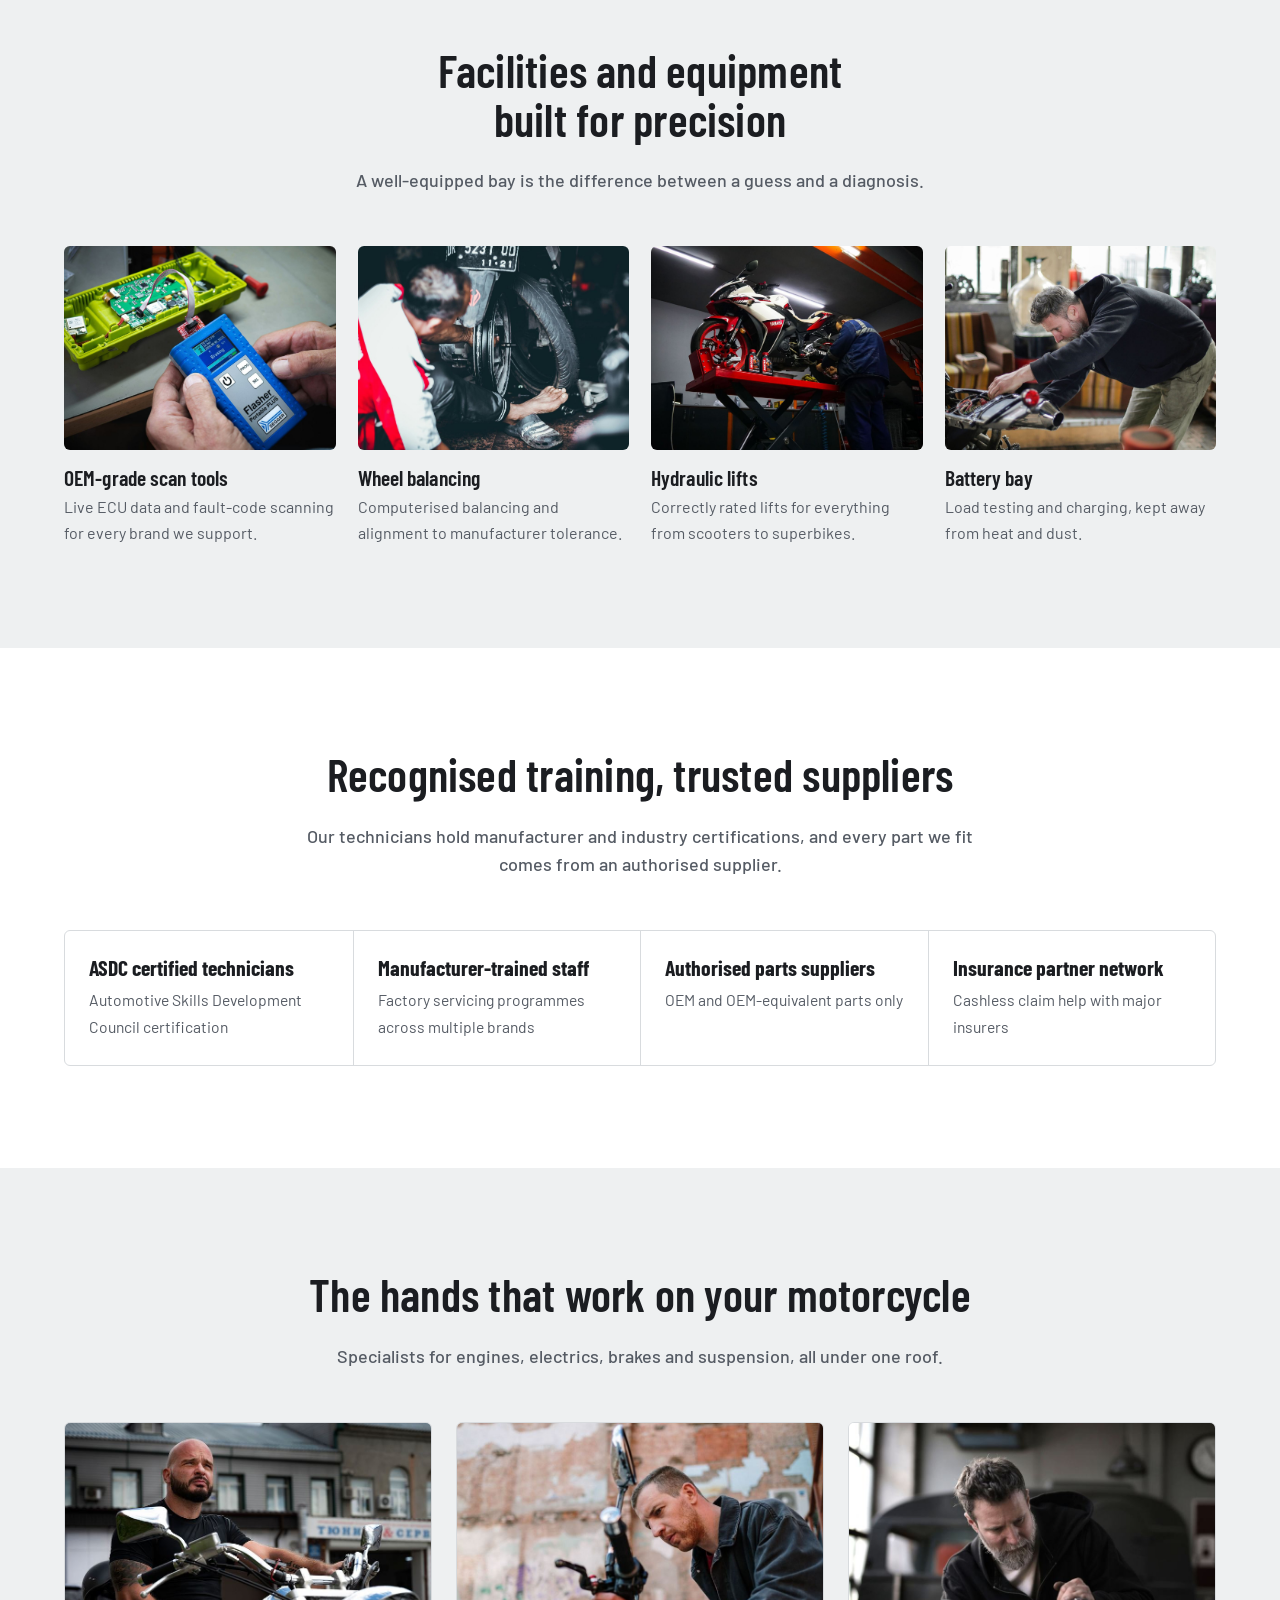
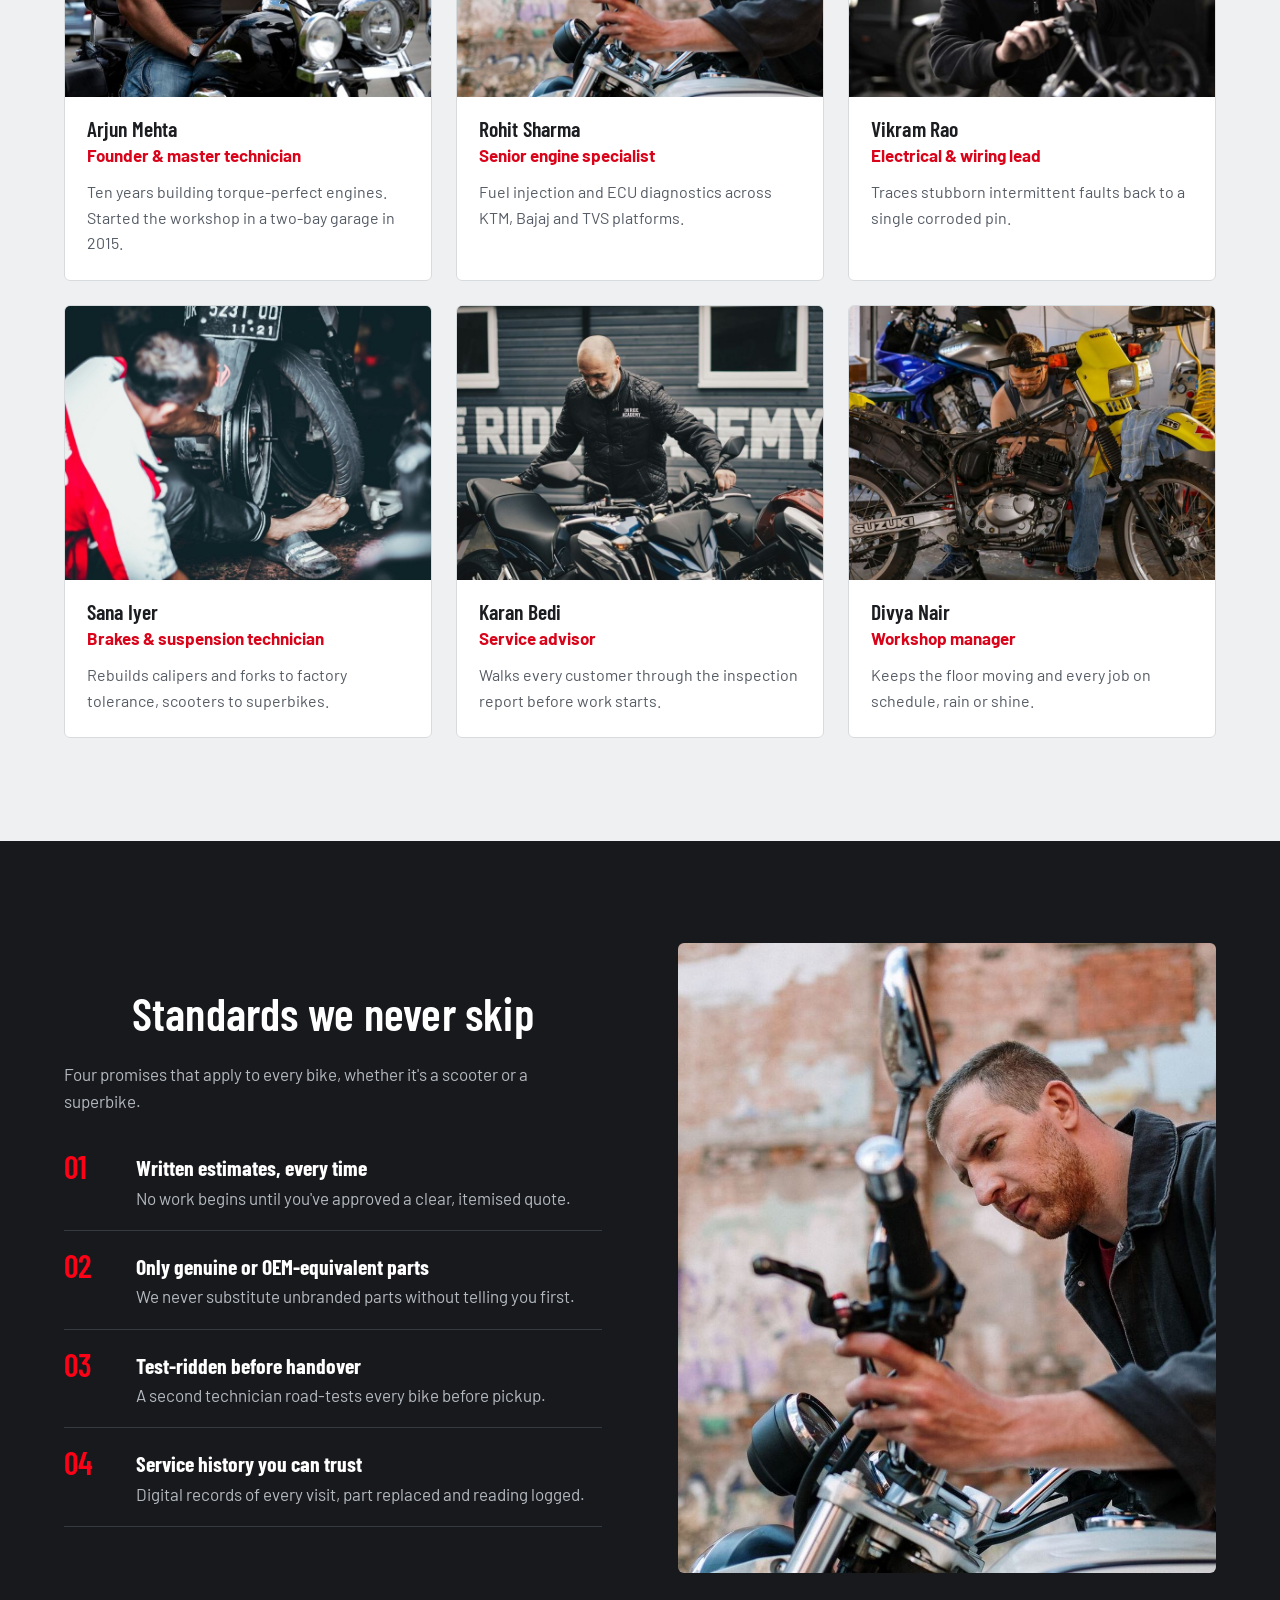
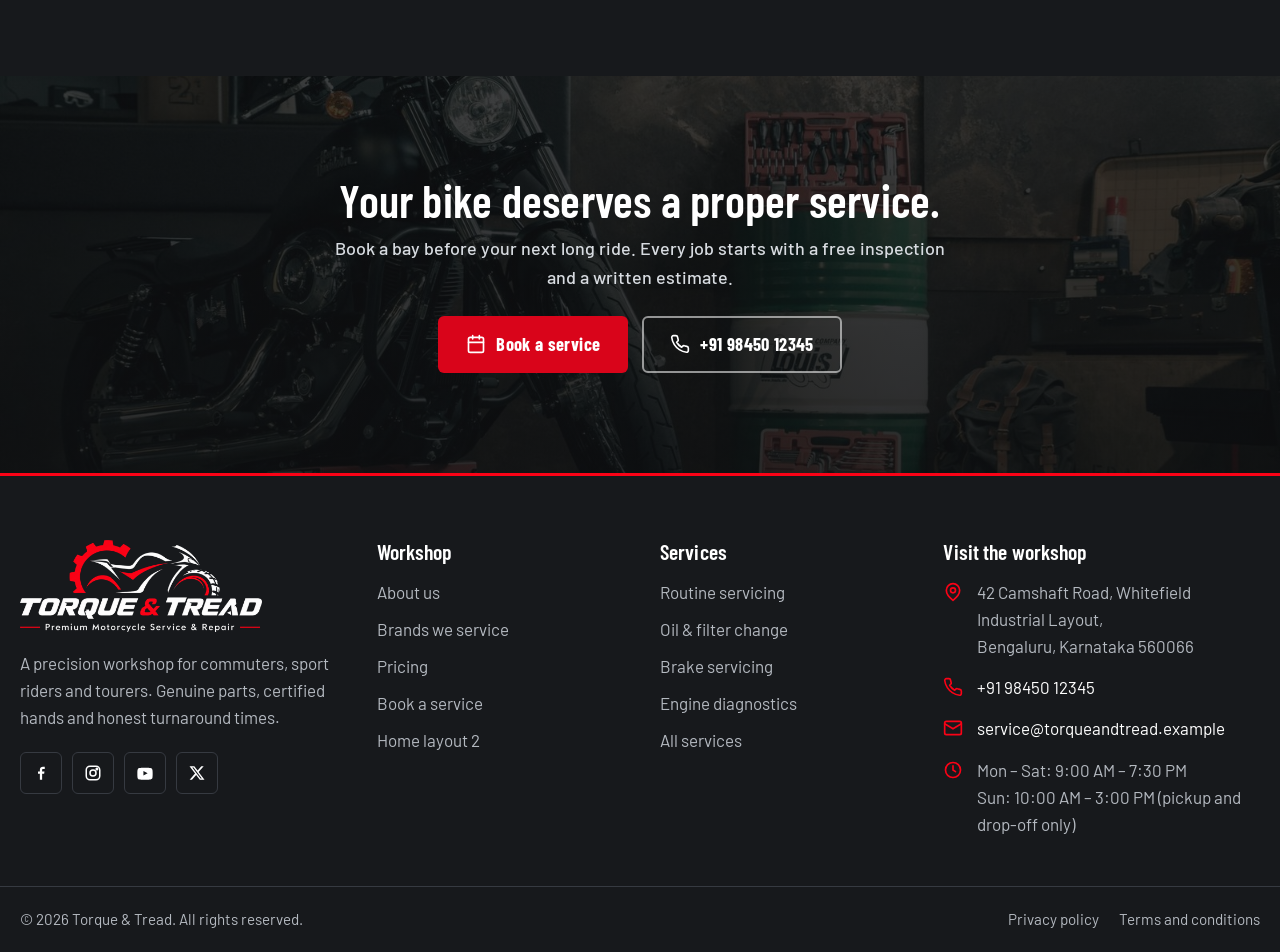
<file: about.html>
<!DOCTYPE html>
<html lang="en" dir="ltr">
<head>
  <meta charset="UTF-8">
  <meta name="viewport" content="width=device-width, initial-scale=1">
  <title>About Us | Torque &amp; Tread Motorcycle Workshop, Bengaluru</title>
  <meta name="description" content="Meet the team behind Torque & Tread: certified motorcycle technicians, a fully equipped workshop and standards we never skip.">
  <link rel="canonical" href="https://www.torqueandtread.example/about.html">
  <meta property="og:type" content="website">
  <meta property="og:title" content="About Us | Torque &amp; Tread Motorcycle Workshop, Bengaluru">
  <meta property="og:description" content="Meet the team behind Torque & Tread: certified motorcycle technicians, a fully equipped workshop and standards we never skip.">
  <meta property="og:image" content="https://www.torqueandtread.example/assets/images/photos/workshop-floor.jpg">
  <meta name="twitter:card" content="summary_large_image">
  <meta name="theme-color" content="#17191c">
  <link rel="icon" type="image/png" href="assets/images/favicon.png">
  <link rel="apple-touch-icon" href="assets/images/apple-touch-icon.png">
  <script>try{if(localStorage.getItem('tt-theme')==='dark')document.documentElement.setAttribute('data-theme','dark');if(localStorage.getItem('tt-dir')==='rtl')document.documentElement.setAttribute('dir','rtl')}catch(e){}</script>
  <link rel="preconnect" href="https://fonts.googleapis.com">
  <link rel="preconnect" href="https://fonts.gstatic.com" crossorigin>
  <link href="https://fonts.googleapis.com/css2?family=Barlow+Condensed:wght@600;700;800&amp;family=Barlow:wght@400;500;600;700&amp;display=swap" rel="stylesheet">
  <link rel="stylesheet" href="assets/css/style.css">
  <link rel="stylesheet" href="assets/css/dark.css">
  <link rel="stylesheet" href="assets/css/rtl.css">
</head>
<body class="page-about">
  <a class="skip-link" href="#main">Skip to content</a>
  <div class="topbar">
    <div class="container">
      <div class="topbar__group">
        <span class="topbar__item topbar__hide-md"><svg viewBox="0 0 24 24" fill="none" stroke="currentColor" stroke-width="2" stroke-linecap="round" stroke-linejoin="round" aria-hidden="true"><path d="M20 10c0 6-8 12-8 12S4 16 4 10a8 8 0 1 1 16 0Z"/><circle cx="12" cy="10" r="3"/></svg> Whitefield, Bengaluru</span>
        <span class="topbar__item topbar__hide-sm"><svg viewBox="0 0 24 24" fill="none" stroke="currentColor" stroke-width="2" stroke-linecap="round" aria-hidden="true"><circle cx="12" cy="12" r="9"/><path d="M12 7v5l3 2"/></svg> Mon – Sat 9:00 AM – 7:30 PM</span>
      </div>
      <div class="topbar__group">
        <a class="topbar__item" href="tel:+919845012345"><svg viewBox="0 0 24 24" fill="none" stroke="currentColor" stroke-width="2" stroke-linecap="round" stroke-linejoin="round" aria-hidden="true"><path d="M22 16.9v3a2 2 0 0 1-2.2 2 19.8 19.8 0 0 1-8.6-3.1 19.5 19.5 0 0 1-6-6A19.8 19.8 0 0 1 2.1 4.2 2 2 0 0 1 4.1 2h3a2 2 0 0 1 2 1.7c.1 1 .4 1.9.7 2.8a2 2 0 0 1-.5 2.1L8 9.9a16 16 0 0 0 6 6l1.3-1.3a2 2 0 0 1 2.1-.4c.9.3 1.8.6 2.8.7a2 2 0 0 1 1.7 2Z"/></svg> +91 98450 12345</a>
        <a class="topbar__item topbar__hide-md" href="mailto:service@torqueandtread.example"><svg viewBox="0 0 24 24" fill="none" stroke="currentColor" stroke-width="2" stroke-linecap="round" stroke-linejoin="round" aria-hidden="true"><rect x="2" y="4" width="20" height="16" rx="2"/><path d="m22 7-10 6L2 7"/></svg> service@torqueandtread.example</a>
      </div>
    </div>
  </div>
  <header class="site-header">
    <div class="container">
      <a class="brand" href="index.html" aria-label="Torque &amp; Tread home">
        <img src="assets/images/logo-header.png" alt="Torque &amp; Tread motorcycle service and repair" width="800" height="261">
      </a>
      <nav class="nav" id="site-nav" aria-label="Main">
        <ul class="nav__list">
            <li class="has-sub">
              <button class="nav__link" type="button" aria-expanded="false" aria-controls="sub-home">Home <svg viewBox="0 0 24 24" fill="none" stroke="currentColor" stroke-width="2.5" stroke-linecap="round" stroke-linejoin="round" aria-hidden="true"><path d="m6 9 6 6 6-6"/></svg></button>
              <ul class="nav__sub" id="sub-home">
                <li><a href="index.html">Home layout 1</a></li>
                <li><a href="home-v2.html">Home layout 2</a></li>
              </ul>
            </li>
            <li><a class="nav__link" href="about.html" aria-current="page">About</a></li>
            <li><a class="nav__link" href="services.html">Services</a></li>
            <li><a class="nav__link" href="brands.html">Brands</a></li>
            <li><a class="nav__link" href="pricing.html">Pricing</a></li>
            <li><a class="nav__link" href="contact.html">Contact</a></li>
        </ul>
        <a class="btn btn--primary nav__cta-mobile" href="contact.html"><svg viewBox="0 0 24 24" fill="none" stroke="currentColor" stroke-width="2" stroke-linecap="round" stroke-linejoin="round" aria-hidden="true"><rect x="3" y="4" width="18" height="18" rx="2"/><path d="M16 2v4M8 2v4M3 10h18"/></svg> Book a service</a>
      </nav>
      <div class="header-actions">
        <button class="dir-toggle" type="button" aria-label="Switch text direction to right-to-left" aria-pressed="false" title="Toggle text direction"><span class="dir-toggle__label">RTL</span></button>
        <button class="icon-btn theme-toggle" type="button" aria-label="Dark mode" aria-pressed="false"><svg class="icon-sun" viewBox="0 0 24 24" fill="none" stroke="currentColor" stroke-width="2" stroke-linecap="round" aria-hidden="true"><circle cx="12" cy="12" r="4"/><path d="M12 2v2M12 20v2M4.9 4.9l1.4 1.4M17.7 17.7l1.4 1.4M2 12h2M20 12h2M4.9 19.1l1.4-1.4M17.7 6.3l1.4-1.4"/></svg><svg class="icon-moon" viewBox="0 0 24 24" fill="none" stroke="currentColor" stroke-width="2" stroke-linecap="round" stroke-linejoin="round" aria-hidden="true"><path d="M21 12.8A9 9 0 1 1 11.2 3a7 7 0 0 0 9.8 9.8Z"/></svg></button>
        <a class="btn btn--primary btn--sm" href="contact.html">Book a service</a>
        <button class="icon-btn nav-toggle" type="button" aria-label="Menu" aria-expanded="false" aria-controls="site-nav"><span></span></button>
      </div>
    </div>
  </header>

  <main id="main">
    <section class="hero ">
      <div class="hero__media"><img src="assets/images/photos/workshop-floor.jpg" alt="Technician working on motorcycles inside the Torque and Tread workshop" width="1600" height="1067" fetchpriority="high"></div>
      <div class="container hero__inner">
        <div class="hero__content">
          <nav aria-label="Breadcrumb"><ol class="breadcrumb"><li><a href="index.html">Home</a></li><li aria-current="page">About</li></ol></nav>
          <h1>The people and story behind every repair.</h1>
          <p class="hero__lede">A workshop built by riders, for riders. We believe motorcycle service should be exact, honest and quick.</p>
          <div class="hero__actions">
            <a class="btn btn--primary" href="contact.html"><svg viewBox="0 0 24 24" fill="none" stroke="currentColor" stroke-width="2" stroke-linecap="round" stroke-linejoin="round" aria-hidden="true"><rect x="3" y="4" width="18" height="18" rx="2"/><path d="M16 2v4M8 2v4M3 10h18"/></svg> Book a service</a>
            <a class="btn btn--light" href="tel:+919845012345"><svg viewBox="0 0 24 24" fill="none" stroke="currentColor" stroke-width="2" stroke-linecap="round" stroke-linejoin="round" aria-hidden="true"><path d="M22 16.9v3a2 2 0 0 1-2.2 2 19.8 19.8 0 0 1-8.6-3.1 19.5 19.5 0 0 1-6-6A19.8 19.8 0 0 1 2.1 4.2 2 2 0 0 1 4.1 2h3a2 2 0 0 1 2 1.7c.1 1 .4 1.9.7 2.8a2 2 0 0 1-.5 2.1L8 9.9a16 16 0 0 0 6 6l1.3-1.3a2 2 0 0 1 2.1-.4c.9.3 1.8.6 2.8.7a2 2 0 0 1 1.7 2Z"/></svg> Call the workshop</a>
          </div>
        </div>
      </div>
    </section>

    <section class="section">
      <div class="container split">
        <div class="split__media">
          <div class="media-stack">
            <img src="assets/images/photos/garage-bay.jpg" alt="A motorcycle in one of the workshop's service bays" width="1600" height="900" loading="lazy">
            <img src="assets/images/photos/engine-hands.jpg" alt="Hands working on a motorcycle carburettor" width="800" height="800" loading="lazy">
            <div class="since-badge"><span>Opened in</span><strong>2015</strong></div>
          </div>
        </div>
        <div>
          <h2>From a two-bay garage to a full-service workshop</h2>
          <p class="muted">Torque &amp; Tread opened in 2015 with two lifts, one compressor, and a founder who couldn't stand watching commuters get overcharged for basic servicing.</p>
          <p class="muted">Word spread through a college campus, then a delivery fleet, then sport-bike riders who'd been turned away by workshops without the tools for fuel-injected engines. A decade later the principle is the same: diagnose properly, use the right parts, and explain the invoice in plain language.</p>
          <dl class="stats">
            <div><dt>Years of experience</dt><dd>10+</dd></div>
            <div><dt>Bikes serviced</dt><dd>5,000+</dd></div>
            <div><dt>Technicians</dt><dd>25+</dd></div>
            <div><dt>Brands supported</dt><dd>15+</dd></div>
          </dl>
        </div>
      </div>
    </section>

    <section class="section section--concrete">
      <div class="container">
        <div class="section-head">
          <h2>Facilities and equipment built for precision</h2>
          <p>A well-equipped bay is the difference between a guess and a diagnosis.</p>
        </div>
        <ul class="facilities"><li class="facility"><img src="assets/images/photos/diagnostic-scanner.jpg" alt="Handheld diagnostic scan tool" width="800" height="600" loading="lazy"><h3>OEM-grade scan tools</h3><p>Live ECU data and fault-code scanning for every brand we support.</p></li><li class="facility"><img src="assets/images/photos/tyre-service.jpg" alt="Technician working on a motorcycle wheel" width="800" height="600" loading="lazy"><h3>Wheel balancing</h3><p>Computerised balancing and alignment to manufacturer tolerance.</p></li><li class="facility"><img src="assets/images/photos/bike-on-lift.jpg" alt="Sport motorcycle raised on a hydraulic lift" width="800" height="600" loading="lazy"><h3>Hydraulic lifts</h3><p>Correctly rated lifts for everything from scooters to superbikes.</p></li><li class="facility"><img src="assets/images/photos/battery-service.jpg" alt="Technician testing a motorcycle battery" width="800" height="600" loading="lazy"><h3>Battery bay</h3><p>Load testing and charging, kept away from heat and dust.</p></li></ul>
      </div>
    </section>

    <section class="section">
      <div class="container">
        <div class="section-head">
          <h2>Recognised training, trusted suppliers</h2>
          <p>Our technicians hold manufacturer and industry certifications, and every part we fit comes from an authorised supplier.</p>
        </div>
        <ul class="cert-list">
          <li><strong>ASDC certified technicians</strong><span>Automotive Skills Development Council certification</span></li>
          <li><strong>Manufacturer-trained staff</strong><span>Factory servicing programmes across multiple brands</span></li>
          <li><strong>Authorised parts suppliers</strong><span>OEM and OEM-equivalent parts only</span></li>
          <li><strong>Insurance partner network</strong><span>Cashless claim help with major insurers</span></li>
        </ul>
      </div>
    </section>

    <section class="section section--concrete">
      <div class="container">
        <div class="section-head">
          <h2>The hands that work on your motorcycle</h2>
          <p>Specialists for engines, electrics, brakes and suspension, all under one roof.</p>
        </div>
        <ul class="team"><li class="member"><img src="assets/images/team/team-1.jpg" alt="Arjun Mehta, founder & master technician" width="900" height="600" loading="lazy">
            <div class="member__body"><h3>Arjun Mehta</h3><span class="member__role">Founder & master technician</span><p>Ten years building torque-perfect engines. Started the workshop in a two-bay garage in 2015.</p></div></li><li class="member"><img src="assets/images/team/team-2.jpg" alt="Rohit Sharma, senior engine specialist" width="900" height="600" loading="lazy">
            <div class="member__body"><h3>Rohit Sharma</h3><span class="member__role">Senior engine specialist</span><p>Fuel injection and ECU diagnostics across KTM, Bajaj and TVS platforms.</p></div></li><li class="member"><img src="assets/images/team/team-3.jpg" alt="Vikram Rao, electrical & wiring lead" width="900" height="600" loading="lazy">
            <div class="member__body"><h3>Vikram Rao</h3><span class="member__role">Electrical & wiring lead</span><p>Traces stubborn intermittent faults back to a single corroded pin.</p></div></li><li class="member"><img src="assets/images/team/team-4.jpg" alt="Sana Iyer, brakes & suspension technician" width="900" height="600" loading="lazy">
            <div class="member__body"><h3>Sana Iyer</h3><span class="member__role">Brakes & suspension technician</span><p>Rebuilds calipers and forks to factory tolerance, scooters to superbikes.</p></div></li><li class="member"><img src="assets/images/team/team-5.jpg" alt="Karan Bedi, service advisor" width="900" height="600" loading="lazy">
            <div class="member__body"><h3>Karan Bedi</h3><span class="member__role">Service advisor</span><p>Walks every customer through the inspection report before work starts.</p></div></li><li class="member"><img src="assets/images/team/team-6.jpg" alt="Divya Nair, workshop manager" width="900" height="600" loading="lazy">
            <div class="member__body"><h3>Divya Nair</h3><span class="member__role">Workshop manager</span><p>Keeps the floor moving and every job on schedule, rain or shine.</p></div></li></ul>
      </div>
    </section>

    <section class="section section--dark">
      <div class="container split">
        <div>
          <h2>Standards we never skip</h2>
          <p>Four promises that apply to every bike, whether it's a scooter or a superbike.</p>
          <ol class="standards">
            <li><div><strong>Written estimates, every time</strong><span>No work begins until you've approved a clear, itemised quote.</span></div></li>
            <li><div><strong>Only genuine or OEM-equivalent parts</strong><span>We never substitute unbranded parts without telling you first.</span></div></li>
            <li><div><strong>Test-ridden before handover</strong><span>A second technician road-tests every bike before pickup.</span></div></li>
            <li><div><strong>Service history you can trust</strong><span>Digital records of every visit, part replaced and reading logged.</span></div></li>
          </ol>
        </div>
        <div class="split__media">
          <img src="assets/images/photos/estimate-inspection.jpg" alt="Technician inspecting a motorcycle before handover" width="1600" height="1067" loading="lazy">
        </div>
      </div>
    </section>
    <section class="cta-band">
      <img src="assets/images/photos/garage-bay.jpg" alt="" width="1600" height="900" loading="lazy">
      <div class="container">
        <div>
          <h2>Your bike deserves a proper service.</h2>
          <p>Book a bay before your next long ride. Every job starts with a free inspection and a written estimate.</p>
        </div>
        <div class="cta-band__actions">
          <a class="btn btn--primary" href="contact.html"><svg viewBox="0 0 24 24" fill="none" stroke="currentColor" stroke-width="2" stroke-linecap="round" stroke-linejoin="round" aria-hidden="true"><rect x="3" y="4" width="18" height="18" rx="2"/><path d="M16 2v4M8 2v4M3 10h18"/></svg> Book a service</a>
          <a class="btn btn--light" href="tel:+919845012345"><svg viewBox="0 0 24 24" fill="none" stroke="currentColor" stroke-width="2" stroke-linecap="round" stroke-linejoin="round" aria-hidden="true"><path d="M22 16.9v3a2 2 0 0 1-2.2 2 19.8 19.8 0 0 1-8.6-3.1 19.5 19.5 0 0 1-6-6A19.8 19.8 0 0 1 2.1 4.2 2 2 0 0 1 4.1 2h3a2 2 0 0 1 2 1.7c.1 1 .4 1.9.7 2.8a2 2 0 0 1-.5 2.1L8 9.9a16 16 0 0 0 6 6l1.3-1.3a2 2 0 0 1 2.1-.4c.9.3 1.8.6 2.8.7a2 2 0 0 1 1.7 2Z"/></svg> +91 98450 12345</a>
        </div>
      </div>
    </section>

  </main>

  <footer class="site-footer">
    <div class="container footer-top">
      <div class="footer-brand">
        <img src="assets/images/logo.png" alt="Torque &amp; Tread — Premium Motorcycle Service &amp; Repair" width="900" height="342" loading="lazy">
        <p>A precision workshop for commuters, sport riders and tourers. Genuine parts, certified hands and honest turnaround times.</p>
        <div class="socials">
          <a href="https://facebook.com" target="_blank" rel="noopener" aria-label="Facebook"><svg viewBox="0 0 24 24" fill="currentColor" aria-hidden="true"><path d="M13.5 21v-8h2.7l.4-3.1h-3.1V8c0-.9.2-1.5 1.6-1.5H17V3.7c-.3 0-1.3-.1-2.4-.1-2.4 0-4.1 1.5-4.1 4.2v2.1H8v3.1h2.5V21Z"/></svg></a>
          <a href="https://instagram.com" target="_blank" rel="noopener" aria-label="Instagram"><svg viewBox="0 0 24 24" fill="none" stroke="currentColor" stroke-width="2" aria-hidden="true"><rect x="3" y="3" width="18" height="18" rx="5"/><circle cx="12" cy="12" r="4"/><circle cx="17.2" cy="6.8" r="1"/></svg></a>
          <a href="https://youtube.com" target="_blank" rel="noopener" aria-label="YouTube"><svg viewBox="0 0 24 24" fill="currentColor" aria-hidden="true"><path d="M22 8.4s-.2-1.5-.8-2.2c-.8-.8-1.7-.8-2.1-.9C16.3 5 12 5 12 5s-4.3 0-7.1.3c-.4 0-1.3.1-2.1.9C2.2 6.9 2 8.4 2 8.4S1.8 10.1 1.8 12v1.9c0 1.9.2 3.6.2 3.6s.2 1.5.8 2.2c.8.9 1.9.8 2.3.9C6.6 20.9 12 21 12 21s4.3 0 7.1-.3c.4 0 1.3-.1 2.1-.9.6-.7.8-2.2.8-2.2s.2-1.7.2-3.6V12c0-1.9-.2-3.6-.2-3.6ZM9.9 15.4V9.4l5.6 3Z"/></svg></a>
          <a href="https://x.com" target="_blank" rel="noopener" aria-label="X"><svg viewBox="0 0 24 24" fill="currentColor" aria-hidden="true"><path d="M17.8 3h3.1l-6.8 7.7L22 21h-6.2l-4.9-6.4L5.3 21H2.2l7.2-8.3L2 3h6.4l4.4 5.8Zm-1.1 16.2h1.7L7.4 4.7H5.6Z"/></svg></a>
        </div>
      </div>
      <div>
        <h2>Workshop</h2>
        <ul class="footer-links">
          <li><a href="about.html">About us</a></li>
          <li><a href="brands.html">Brands we service</a></li>
          <li><a href="pricing.html">Pricing</a></li>
          <li><a href="contact.html">Book a service</a></li>
          <li><a href="home-v2.html">Home layout 2</a></li>
        </ul>
      </div>
      <div>
        <h2>Services</h2>
        <ul class="footer-links">
          <li><a href="services.html#routine-servicing">Routine servicing</a></li>
          <li><a href="services.html#oil-filter-change">Oil &amp; filter change</a></li>
          <li><a href="services.html#brake-servicing">Brake servicing</a></li>
          <li><a href="service-details.html">Engine diagnostics</a></li>
          <li><a href="services.html">All services</a></li>
        </ul>
      </div>
      <div>
        <h2>Visit the workshop</h2>
        <ul class="footer-contact">
          <li><svg viewBox="0 0 24 24" fill="none" stroke="currentColor" stroke-width="2" stroke-linecap="round" stroke-linejoin="round" aria-hidden="true"><path d="M20 10c0 6-8 12-8 12S4 16 4 10a8 8 0 1 1 16 0Z"/><circle cx="12" cy="10" r="3"/></svg><span>42 Camshaft Road, Whitefield Industrial Layout,<br>Bengaluru, Karnataka 560066</span></li>
          <li><svg viewBox="0 0 24 24" fill="none" stroke="currentColor" stroke-width="2" stroke-linecap="round" stroke-linejoin="round" aria-hidden="true"><path d="M22 16.9v3a2 2 0 0 1-2.2 2 19.8 19.8 0 0 1-8.6-3.1 19.5 19.5 0 0 1-6-6A19.8 19.8 0 0 1 2.1 4.2 2 2 0 0 1 4.1 2h3a2 2 0 0 1 2 1.7c.1 1 .4 1.9.7 2.8a2 2 0 0 1-.5 2.1L8 9.9a16 16 0 0 0 6 6l1.3-1.3a2 2 0 0 1 2.1-.4c.9.3 1.8.6 2.8.7a2 2 0 0 1 1.7 2Z"/></svg><a href="tel:+919845012345">+91 98450 12345</a></li>
          <li><svg viewBox="0 0 24 24" fill="none" stroke="currentColor" stroke-width="2" stroke-linecap="round" stroke-linejoin="round" aria-hidden="true"><rect x="2" y="4" width="20" height="16" rx="2"/><path d="m22 7-10 6L2 7"/></svg><a href="mailto:service@torqueandtread.example">service@torqueandtread.example</a></li>
          <li><svg viewBox="0 0 24 24" fill="none" stroke="currentColor" stroke-width="2" stroke-linecap="round" aria-hidden="true"><circle cx="12" cy="12" r="9"/><path d="M12 7v5l3 2"/></svg><span>Mon – Sat: 9:00 AM – 7:30 PM<br>Sun: 10:00 AM – 3:00 PM (pickup and drop-off only)</span></li>
        </ul>
      </div>
    </div>
    <div class="container footer-bottom">
      <span>© <span data-year>2026</span> Torque &amp; Tread. All rights reserved.</span>
      <nav aria-label="Legal"><a href="coming-soon.html">Privacy policy</a><a href="coming-soon.html">Terms and conditions</a></nav>
    </div>
  </footer>

  <div class="mobile-cta">
    <a class="btn btn--light" href="tel:+919845012345"><svg viewBox="0 0 24 24" fill="none" stroke="currentColor" stroke-width="2" stroke-linecap="round" stroke-linejoin="round" aria-hidden="true"><path d="M22 16.9v3a2 2 0 0 1-2.2 2 19.8 19.8 0 0 1-8.6-3.1 19.5 19.5 0 0 1-6-6A19.8 19.8 0 0 1 2.1 4.2 2 2 0 0 1 4.1 2h3a2 2 0 0 1 2 1.7c.1 1 .4 1.9.7 2.8a2 2 0 0 1-.5 2.1L8 9.9a16 16 0 0 0 6 6l1.3-1.3a2 2 0 0 1 2.1-.4c.9.3 1.8.6 2.8.7a2 2 0 0 1 1.7 2Z"/></svg> Call</a>
    <a class="btn btn--primary" href="contact.html">Book a service</a>
  </div>

  <script src="assets/js/main.js" defer></script>
</body>
</html>
</file>
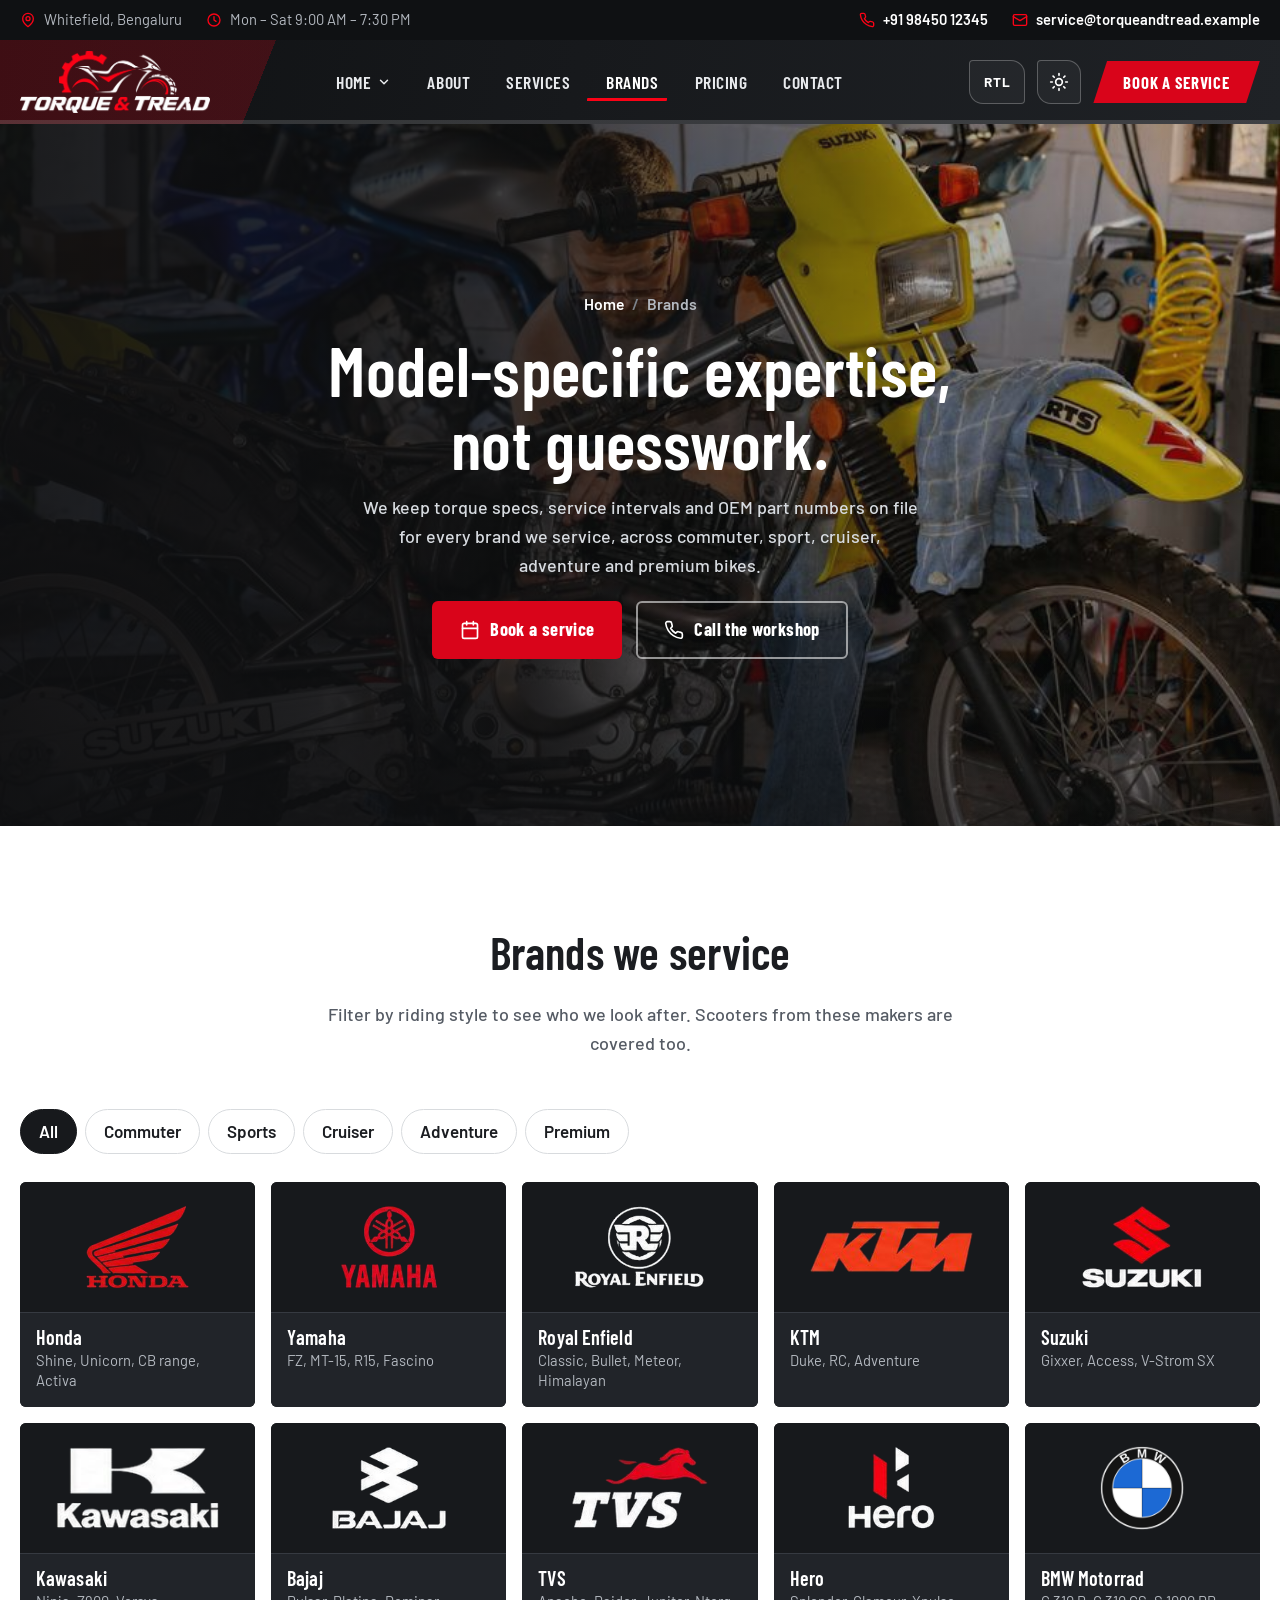
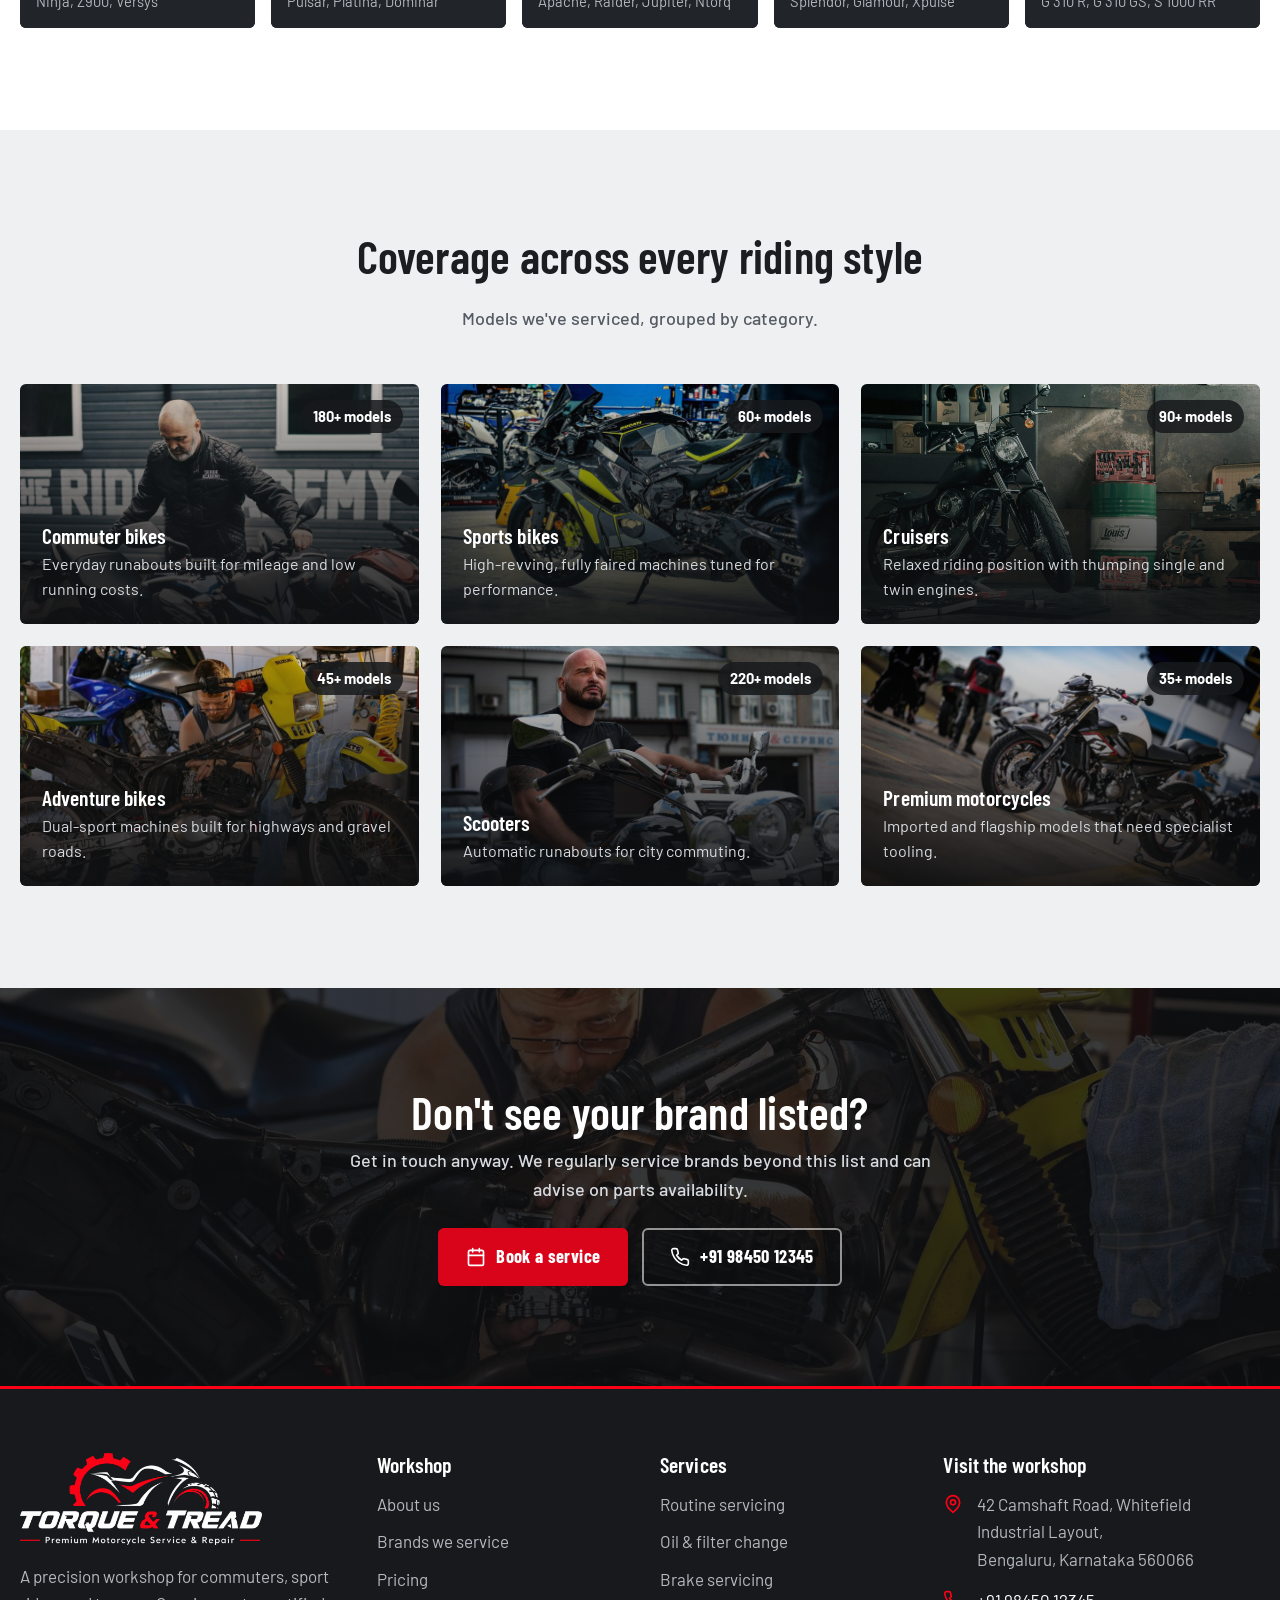
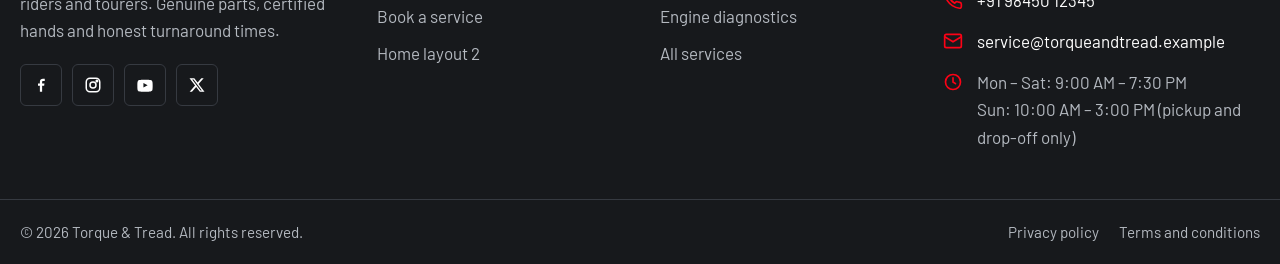
<file: brands.html>
<!DOCTYPE html>
<html lang="en" dir="ltr">
<head>
  <meta charset="UTF-8">
  <meta name="viewport" content="width=device-width, initial-scale=1">
  <title>Motorcycle Brands We Service | Honda, Yamaha, Royal Enfield, KTM &amp; more | Torque &amp; Tread</title>
  <meta name="description" content="Service and repair for Honda, Yamaha, Royal Enfield, KTM, Suzuki, Kawasaki, Bajaj, TVS, Hero and BMW Motorrad motorcycles and scooters.">
  <link rel="canonical" href="https://www.torqueandtread.example/brands.html">
  <meta property="og:type" content="website">
  <meta property="og:title" content="Motorcycle Brands We Service | Honda, Yamaha, Royal Enfield, KTM &amp; more | Torque &amp; Tread">
  <meta property="og:description" content="Service and repair for Honda, Yamaha, Royal Enfield, KTM, Suzuki, Kawasaki, Bajaj, TVS, Hero and BMW Motorrad motorcycles and scooters.">
  <meta property="og:image" content="https://www.torqueandtread.example/assets/images/photos/multi-brand-bay.jpg">
  <meta name="twitter:card" content="summary_large_image">
  <meta name="theme-color" content="#17191c">
  <link rel="icon" type="image/png" href="assets/images/favicon.png">
  <link rel="apple-touch-icon" href="assets/images/apple-touch-icon.png">
  <script>try{if(localStorage.getItem('tt-theme')==='dark')document.documentElement.setAttribute('data-theme','dark');if(localStorage.getItem('tt-dir')==='rtl')document.documentElement.setAttribute('dir','rtl')}catch(e){}</script>
  <link rel="preconnect" href="https://fonts.googleapis.com">
  <link rel="preconnect" href="https://fonts.gstatic.com" crossorigin>
  <link href="https://fonts.googleapis.com/css2?family=Barlow+Condensed:wght@600;700;800&amp;family=Barlow:wght@400;500;600;700&amp;display=swap" rel="stylesheet">
  <link rel="stylesheet" href="assets/css/style.css">
  <link rel="stylesheet" href="assets/css/dark.css">
  <link rel="stylesheet" href="assets/css/rtl.css">
</head>
<body>
  <a class="skip-link" href="#main">Skip to content</a>
  <div class="topbar">
    <div class="container">
      <div class="topbar__group">
        <span class="topbar__item topbar__hide-md"><svg viewBox="0 0 24 24" fill="none" stroke="currentColor" stroke-width="2" stroke-linecap="round" stroke-linejoin="round" aria-hidden="true"><path d="M20 10c0 6-8 12-8 12S4 16 4 10a8 8 0 1 1 16 0Z"/><circle cx="12" cy="10" r="3"/></svg> Whitefield, Bengaluru</span>
        <span class="topbar__item topbar__hide-sm"><svg viewBox="0 0 24 24" fill="none" stroke="currentColor" stroke-width="2" stroke-linecap="round" aria-hidden="true"><circle cx="12" cy="12" r="9"/><path d="M12 7v5l3 2"/></svg> Mon – Sat 9:00 AM – 7:30 PM</span>
      </div>
      <div class="topbar__group">
        <a class="topbar__item" href="tel:+919845012345"><svg viewBox="0 0 24 24" fill="none" stroke="currentColor" stroke-width="2" stroke-linecap="round" stroke-linejoin="round" aria-hidden="true"><path d="M22 16.9v3a2 2 0 0 1-2.2 2 19.8 19.8 0 0 1-8.6-3.1 19.5 19.5 0 0 1-6-6A19.8 19.8 0 0 1 2.1 4.2 2 2 0 0 1 4.1 2h3a2 2 0 0 1 2 1.7c.1 1 .4 1.9.7 2.8a2 2 0 0 1-.5 2.1L8 9.9a16 16 0 0 0 6 6l1.3-1.3a2 2 0 0 1 2.1-.4c.9.3 1.8.6 2.8.7a2 2 0 0 1 1.7 2Z"/></svg> +91 98450 12345</a>
        <a class="topbar__item topbar__hide-md" href="mailto:service@torqueandtread.example"><svg viewBox="0 0 24 24" fill="none" stroke="currentColor" stroke-width="2" stroke-linecap="round" stroke-linejoin="round" aria-hidden="true"><rect x="2" y="4" width="20" height="16" rx="2"/><path d="m22 7-10 6L2 7"/></svg> service@torqueandtread.example</a>
      </div>
    </div>
  </div>
  <header class="site-header">
    <div class="container">
      <a class="brand" href="index.html" aria-label="Torque &amp; Tread home">
        <img src="assets/images/logo-header.png" alt="Torque &amp; Tread motorcycle service and repair" width="800" height="261">
      </a>
      <nav class="nav" id="site-nav" aria-label="Main">
        <ul class="nav__list">
            <li class="has-sub">
              <button class="nav__link" type="button" aria-expanded="false" aria-controls="sub-home">Home <svg viewBox="0 0 24 24" fill="none" stroke="currentColor" stroke-width="2.5" stroke-linecap="round" stroke-linejoin="round" aria-hidden="true"><path d="m6 9 6 6 6-6"/></svg></button>
              <ul class="nav__sub" id="sub-home">
                <li><a href="index.html">Home layout 1</a></li>
                <li><a href="home-v2.html">Home layout 2</a></li>
              </ul>
            </li>
            <li><a class="nav__link" href="about.html">About</a></li>
            <li><a class="nav__link" href="services.html">Services</a></li>
            <li><a class="nav__link" href="brands.html" aria-current="page">Brands</a></li>
            <li><a class="nav__link" href="pricing.html">Pricing</a></li>
            <li><a class="nav__link" href="contact.html">Contact</a></li>
        </ul>
        <a class="btn btn--primary nav__cta-mobile" href="contact.html"><svg viewBox="0 0 24 24" fill="none" stroke="currentColor" stroke-width="2" stroke-linecap="round" stroke-linejoin="round" aria-hidden="true"><rect x="3" y="4" width="18" height="18" rx="2"/><path d="M16 2v4M8 2v4M3 10h18"/></svg> Book a service</a>
      </nav>
      <div class="header-actions">
        <button class="dir-toggle" type="button" aria-label="Switch text direction to right-to-left" aria-pressed="false" title="Toggle text direction"><span class="dir-toggle__label">RTL</span></button>
        <button class="icon-btn theme-toggle" type="button" aria-label="Dark mode" aria-pressed="false"><svg class="icon-sun" viewBox="0 0 24 24" fill="none" stroke="currentColor" stroke-width="2" stroke-linecap="round" aria-hidden="true"><circle cx="12" cy="12" r="4"/><path d="M12 2v2M12 20v2M4.9 4.9l1.4 1.4M17.7 17.7l1.4 1.4M2 12h2M20 12h2M4.9 19.1l1.4-1.4M17.7 6.3l1.4-1.4"/></svg><svg class="icon-moon" viewBox="0 0 24 24" fill="none" stroke="currentColor" stroke-width="2" stroke-linecap="round" stroke-linejoin="round" aria-hidden="true"><path d="M21 12.8A9 9 0 1 1 11.2 3a7 7 0 0 0 9.8 9.8Z"/></svg></button>
        <a class="btn btn--primary btn--sm" href="contact.html">Book a service</a>
        <button class="icon-btn nav-toggle" type="button" aria-label="Menu" aria-expanded="false" aria-controls="site-nav"><span></span></button>
      </div>
    </div>
  </header>

  <main id="main">
    <section class="hero ">
      <div class="hero__media"><img src="assets/images/photos/multi-brand-bay.jpg" alt="Technician working on a dual-sport motorcycle in a busy multi-brand workshop" width="1600" height="1067" fetchpriority="high"></div>
      <div class="container hero__inner">
        <div class="hero__content">
          <nav aria-label="Breadcrumb"><ol class="breadcrumb"><li><a href="index.html">Home</a></li><li aria-current="page">Brands</li></ol></nav>
          <h1>Model-specific expertise, not guesswork.</h1>
          <p class="hero__lede">We keep torque specs, service intervals and OEM part numbers on file for every brand we service, across commuter, sport, cruiser, adventure and premium bikes.</p>
          <div class="hero__actions">
            <a class="btn btn--primary" href="contact.html"><svg viewBox="0 0 24 24" fill="none" stroke="currentColor" stroke-width="2" stroke-linecap="round" stroke-linejoin="round" aria-hidden="true"><rect x="3" y="4" width="18" height="18" rx="2"/><path d="M16 2v4M8 2v4M3 10h18"/></svg> Book a service</a>
            <a class="btn btn--light" href="tel:+919845012345"><svg viewBox="0 0 24 24" fill="none" stroke="currentColor" stroke-width="2" stroke-linecap="round" stroke-linejoin="round" aria-hidden="true"><path d="M22 16.9v3a2 2 0 0 1-2.2 2 19.8 19.8 0 0 1-8.6-3.1 19.5 19.5 0 0 1-6-6A19.8 19.8 0 0 1 2.1 4.2 2 2 0 0 1 4.1 2h3a2 2 0 0 1 2 1.7c.1 1 .4 1.9.7 2.8a2 2 0 0 1-.5 2.1L8 9.9a16 16 0 0 0 6 6l1.3-1.3a2 2 0 0 1 2.1-.4c.9.3 1.8.6 2.8.7a2 2 0 0 1 1.7 2Z"/></svg> Call the workshop</a>
          </div>
        </div>
      </div>
    </section>

    <section class="section">
      <div class="container">
        <div class="section-head">
          <h2>Brands we service</h2>
          <p>Filter by riding style to see who we look after. Scooters from these makers are covered too.</p>
        </div>
        <div class="filter-bar" data-brand-filter role="group" aria-label="Filter brands by category"><button type="button" data-filter="all" aria-pressed="true">All</button><button type="button" data-filter="commuter" aria-pressed="false">Commuter</button><button type="button" data-filter="sports" aria-pressed="false">Sports</button><button type="button" data-filter="cruiser" aria-pressed="false">Cruiser</button><button type="button" data-filter="adventure" aria-pressed="false">Adventure</button><button type="button" data-filter="premium" aria-pressed="false">Premium</button></div>
        <p id="brand-filter-status" class="visually-hidden" role="status" aria-live="polite"></p>
        <ul class="brand-grid"><li class="brand-card" data-categories="commuter sports"><div class="logo-plate"><img src="assets/images/brands/honda.png" alt="Honda logo" width="160" height="110" loading="lazy"></div>
            <div class="brand-card__body"><h3>Honda</h3><p>Shine, Unicorn, CB range, Activa</p></div></li><li class="brand-card" data-categories="commuter sports"><div class="logo-plate"><img src="assets/images/brands/yamaha.png" alt="Yamaha logo" width="160" height="110" loading="lazy"></div>
            <div class="brand-card__body"><h3>Yamaha</h3><p>FZ, MT-15, R15, Fascino</p></div></li><li class="brand-card" data-categories="cruiser adventure"><div class="logo-plate"><img src="assets/images/brands/royal-enfield.png" alt="Royal Enfield logo" width="160" height="110" loading="lazy"></div>
            <div class="brand-card__body"><h3>Royal Enfield</h3><p>Classic, Bullet, Meteor, Himalayan</p></div></li><li class="brand-card" data-categories="sports adventure"><div class="logo-plate"><img src="assets/images/brands/ktm.png" alt="KTM logo" width="160" height="110" loading="lazy"></div>
            <div class="brand-card__body"><h3>KTM</h3><p>Duke, RC, Adventure</p></div></li><li class="brand-card" data-categories="commuter sports"><div class="logo-plate"><img src="assets/images/brands/suzuki.png" alt="Suzuki logo" width="160" height="110" loading="lazy"></div>
            <div class="brand-card__body"><h3>Suzuki</h3><p>Gixxer, Access, V-Strom SX</p></div></li><li class="brand-card" data-categories="sports premium"><div class="logo-plate"><img src="assets/images/brands/kawasaki.png" alt="Kawasaki logo" width="160" height="110" loading="lazy"></div>
            <div class="brand-card__body"><h3>Kawasaki</h3><p>Ninja, Z900, Versys</p></div></li><li class="brand-card" data-categories="commuter sports"><div class="logo-plate"><img src="assets/images/brands/bajaj.png" alt="Bajaj logo" width="160" height="110" loading="lazy"></div>
            <div class="brand-card__body"><h3>Bajaj</h3><p>Pulsar, Platina, Dominar</p></div></li><li class="brand-card" data-categories="commuter sports"><div class="logo-plate"><img src="assets/images/brands/tvs.png" alt="TVS logo" width="160" height="110" loading="lazy"></div>
            <div class="brand-card__body"><h3>TVS</h3><p>Apache, Raider, Jupiter, Ntorq</p></div></li><li class="brand-card" data-categories="commuter adventure"><div class="logo-plate"><img src="assets/images/brands/hero.png" alt="Hero logo" width="160" height="110" loading="lazy"></div>
            <div class="brand-card__body"><h3>Hero</h3><p>Splendor, Glamour, Xpulse</p></div></li><li class="brand-card" data-categories="premium adventure"><div class="logo-plate"><img src="assets/images/brands/bmw-motorrad.png" alt="BMW Motorrad logo" width="160" height="110" loading="lazy"></div>
            <div class="brand-card__body"><h3>BMW Motorrad</h3><p>G 310 R, G 310 GS, S 1000 RR</p></div></li></ul>
      </div>
    </section>

    <section class="section section--concrete">
      <div class="container">
        <div class="section-head">
          <h2>Coverage across every riding style</h2>
          <p>Models we've serviced, grouped by category.</p>
        </div>
        <ul class="categories"><li class="category"><img src="assets/images/team/team-5.jpg" alt="Rider with a commuter motorcycle outside a workshop" width="800" height="600" loading="lazy"><span class="category__count">180+ models</span>
            <div class="category__body"><h3>Commuter bikes</h3><p>Everyday runabouts built for mileage and low running costs.</p></div></li><li class="category"><img src="assets/images/photos/ready-to-ride.jpg" alt="Fully faired sport motorcycle" width="800" height="600" loading="lazy"><span class="category__count">60+ models</span>
            <div class="category__body"><h3>Sports bikes</h3><p>High-revving, fully faired machines tuned for performance.</p></div></li><li class="category"><img src="assets/images/photos/garage-bay.jpg" alt="Cruiser motorcycle parked in a workshop" width="800" height="600" loading="lazy"><span class="category__count">90+ models</span>
            <div class="category__body"><h3>Cruisers</h3><p>Relaxed riding position with thumping single and twin engines.</p></div></li><li class="category"><img src="assets/images/photos/multi-brand-bay.jpg" alt="Dual-sport motorcycle being serviced" width="800" height="600" loading="lazy"><span class="category__count">45+ models</span>
            <div class="category__body"><h3>Adventure bikes</h3><p>Dual-sport machines built for highways and gravel roads.</p></div></li><li class="category"><img src="assets/images/team/team-1.jpg" alt="Two-wheeler parked outside a service centre" width="800" height="600" loading="lazy"><span class="category__count">220+ models</span>
            <div class="category__body"><h3>Scooters</h3><p>Automatic runabouts for city commuting.</p></div></li><li class="category"><img src="assets/images/photos/pit-lane.jpg" alt="Premium motorcycle on a paddock stand" width="800" height="600" loading="lazy"><span class="category__count">35+ models</span>
            <div class="category__body"><h3>Premium motorcycles</h3><p>Imported and flagship models that need specialist tooling.</p></div></li></ul>
      </div>
    </section>
    <section class="cta-band">
      <img src="assets/images/photos/workshop-floor.jpg" alt="" width="1600" height="900" loading="lazy">
      <div class="container">
        <div>
          <h2>Don't see your brand listed?</h2>
          <p>Get in touch anyway. We regularly service brands beyond this list and can advise on parts availability.</p>
        </div>
        <div class="cta-band__actions">
          <a class="btn btn--primary" href="contact.html"><svg viewBox="0 0 24 24" fill="none" stroke="currentColor" stroke-width="2" stroke-linecap="round" stroke-linejoin="round" aria-hidden="true"><rect x="3" y="4" width="18" height="18" rx="2"/><path d="M16 2v4M8 2v4M3 10h18"/></svg> Book a service</a>
          <a class="btn btn--light" href="tel:+919845012345"><svg viewBox="0 0 24 24" fill="none" stroke="currentColor" stroke-width="2" stroke-linecap="round" stroke-linejoin="round" aria-hidden="true"><path d="M22 16.9v3a2 2 0 0 1-2.2 2 19.8 19.8 0 0 1-8.6-3.1 19.5 19.5 0 0 1-6-6A19.8 19.8 0 0 1 2.1 4.2 2 2 0 0 1 4.1 2h3a2 2 0 0 1 2 1.7c.1 1 .4 1.9.7 2.8a2 2 0 0 1-.5 2.1L8 9.9a16 16 0 0 0 6 6l1.3-1.3a2 2 0 0 1 2.1-.4c.9.3 1.8.6 2.8.7a2 2 0 0 1 1.7 2Z"/></svg> +91 98450 12345</a>
        </div>
      </div>
    </section>

  </main>

  <footer class="site-footer">
    <div class="container footer-top">
      <div class="footer-brand">
        <img src="assets/images/logo.png" alt="Torque &amp; Tread — Premium Motorcycle Service &amp; Repair" width="900" height="342" loading="lazy">
        <p>A precision workshop for commuters, sport riders and tourers. Genuine parts, certified hands and honest turnaround times.</p>
        <div class="socials">
          <a href="https://facebook.com" target="_blank" rel="noopener" aria-label="Facebook"><svg viewBox="0 0 24 24" fill="currentColor" aria-hidden="true"><path d="M13.5 21v-8h2.7l.4-3.1h-3.1V8c0-.9.2-1.5 1.6-1.5H17V3.7c-.3 0-1.3-.1-2.4-.1-2.4 0-4.1 1.5-4.1 4.2v2.1H8v3.1h2.5V21Z"/></svg></a>
          <a href="https://instagram.com" target="_blank" rel="noopener" aria-label="Instagram"><svg viewBox="0 0 24 24" fill="none" stroke="currentColor" stroke-width="2" aria-hidden="true"><rect x="3" y="3" width="18" height="18" rx="5"/><circle cx="12" cy="12" r="4"/><circle cx="17.2" cy="6.8" r="1"/></svg></a>
          <a href="https://youtube.com" target="_blank" rel="noopener" aria-label="YouTube"><svg viewBox="0 0 24 24" fill="currentColor" aria-hidden="true"><path d="M22 8.4s-.2-1.5-.8-2.2c-.8-.8-1.7-.8-2.1-.9C16.3 5 12 5 12 5s-4.3 0-7.1.3c-.4 0-1.3.1-2.1.9C2.2 6.9 2 8.4 2 8.4S1.8 10.1 1.8 12v1.9c0 1.9.2 3.6.2 3.6s.2 1.5.8 2.2c.8.9 1.9.8 2.3.9C6.6 20.9 12 21 12 21s4.3 0 7.1-.3c.4 0 1.3-.1 2.1-.9.6-.7.8-2.2.8-2.2s.2-1.7.2-3.6V12c0-1.9-.2-3.6-.2-3.6ZM9.9 15.4V9.4l5.6 3Z"/></svg></a>
          <a href="https://x.com" target="_blank" rel="noopener" aria-label="X"><svg viewBox="0 0 24 24" fill="currentColor" aria-hidden="true"><path d="M17.8 3h3.1l-6.8 7.7L22 21h-6.2l-4.9-6.4L5.3 21H2.2l7.2-8.3L2 3h6.4l4.4 5.8Zm-1.1 16.2h1.7L7.4 4.7H5.6Z"/></svg></a>
        </div>
      </div>
      <div>
        <h2>Workshop</h2>
        <ul class="footer-links">
          <li><a href="about.html">About us</a></li>
          <li><a href="brands.html">Brands we service</a></li>
          <li><a href="pricing.html">Pricing</a></li>
          <li><a href="contact.html">Book a service</a></li>
          <li><a href="home-v2.html">Home layout 2</a></li>
        </ul>
      </div>
      <div>
        <h2>Services</h2>
        <ul class="footer-links">
          <li><a href="services.html#routine-servicing">Routine servicing</a></li>
          <li><a href="services.html#oil-filter-change">Oil &amp; filter change</a></li>
          <li><a href="services.html#brake-servicing">Brake servicing</a></li>
          <li><a href="service-details.html">Engine diagnostics</a></li>
          <li><a href="services.html">All services</a></li>
        </ul>
      </div>
      <div>
        <h2>Visit the workshop</h2>
        <ul class="footer-contact">
          <li><svg viewBox="0 0 24 24" fill="none" stroke="currentColor" stroke-width="2" stroke-linecap="round" stroke-linejoin="round" aria-hidden="true"><path d="M20 10c0 6-8 12-8 12S4 16 4 10a8 8 0 1 1 16 0Z"/><circle cx="12" cy="10" r="3"/></svg><span>42 Camshaft Road, Whitefield Industrial Layout,<br>Bengaluru, Karnataka 560066</span></li>
          <li><svg viewBox="0 0 24 24" fill="none" stroke="currentColor" stroke-width="2" stroke-linecap="round" stroke-linejoin="round" aria-hidden="true"><path d="M22 16.9v3a2 2 0 0 1-2.2 2 19.8 19.8 0 0 1-8.6-3.1 19.5 19.5 0 0 1-6-6A19.8 19.8 0 0 1 2.1 4.2 2 2 0 0 1 4.1 2h3a2 2 0 0 1 2 1.7c.1 1 .4 1.9.7 2.8a2 2 0 0 1-.5 2.1L8 9.9a16 16 0 0 0 6 6l1.3-1.3a2 2 0 0 1 2.1-.4c.9.3 1.8.6 2.8.7a2 2 0 0 1 1.7 2Z"/></svg><a href="tel:+919845012345">+91 98450 12345</a></li>
          <li><svg viewBox="0 0 24 24" fill="none" stroke="currentColor" stroke-width="2" stroke-linecap="round" stroke-linejoin="round" aria-hidden="true"><rect x="2" y="4" width="20" height="16" rx="2"/><path d="m22 7-10 6L2 7"/></svg><a href="mailto:service@torqueandtread.example">service@torqueandtread.example</a></li>
          <li><svg viewBox="0 0 24 24" fill="none" stroke="currentColor" stroke-width="2" stroke-linecap="round" aria-hidden="true"><circle cx="12" cy="12" r="9"/><path d="M12 7v5l3 2"/></svg><span>Mon – Sat: 9:00 AM – 7:30 PM<br>Sun: 10:00 AM – 3:00 PM (pickup and drop-off only)</span></li>
        </ul>
      </div>
    </div>
    <div class="container footer-bottom">
      <span>© <span data-year>2026</span> Torque &amp; Tread. All rights reserved.</span>
      <nav aria-label="Legal"><a href="coming-soon.html">Privacy policy</a><a href="coming-soon.html">Terms and conditions</a></nav>
    </div>
  </footer>

  <div class="mobile-cta">
    <a class="btn btn--light" href="tel:+919845012345"><svg viewBox="0 0 24 24" fill="none" stroke="currentColor" stroke-width="2" stroke-linecap="round" stroke-linejoin="round" aria-hidden="true"><path d="M22 16.9v3a2 2 0 0 1-2.2 2 19.8 19.8 0 0 1-8.6-3.1 19.5 19.5 0 0 1-6-6A19.8 19.8 0 0 1 2.1 4.2 2 2 0 0 1 4.1 2h3a2 2 0 0 1 2 1.7c.1 1 .4 1.9.7 2.8a2 2 0 0 1-.5 2.1L8 9.9a16 16 0 0 0 6 6l1.3-1.3a2 2 0 0 1 2.1-.4c.9.3 1.8.6 2.8.7a2 2 0 0 1 1.7 2Z"/></svg> Call</a>
    <a class="btn btn--primary" href="contact.html">Book a service</a>
  </div>

  <script src="assets/js/main.js" defer></script>
</body>
</html>
</file>
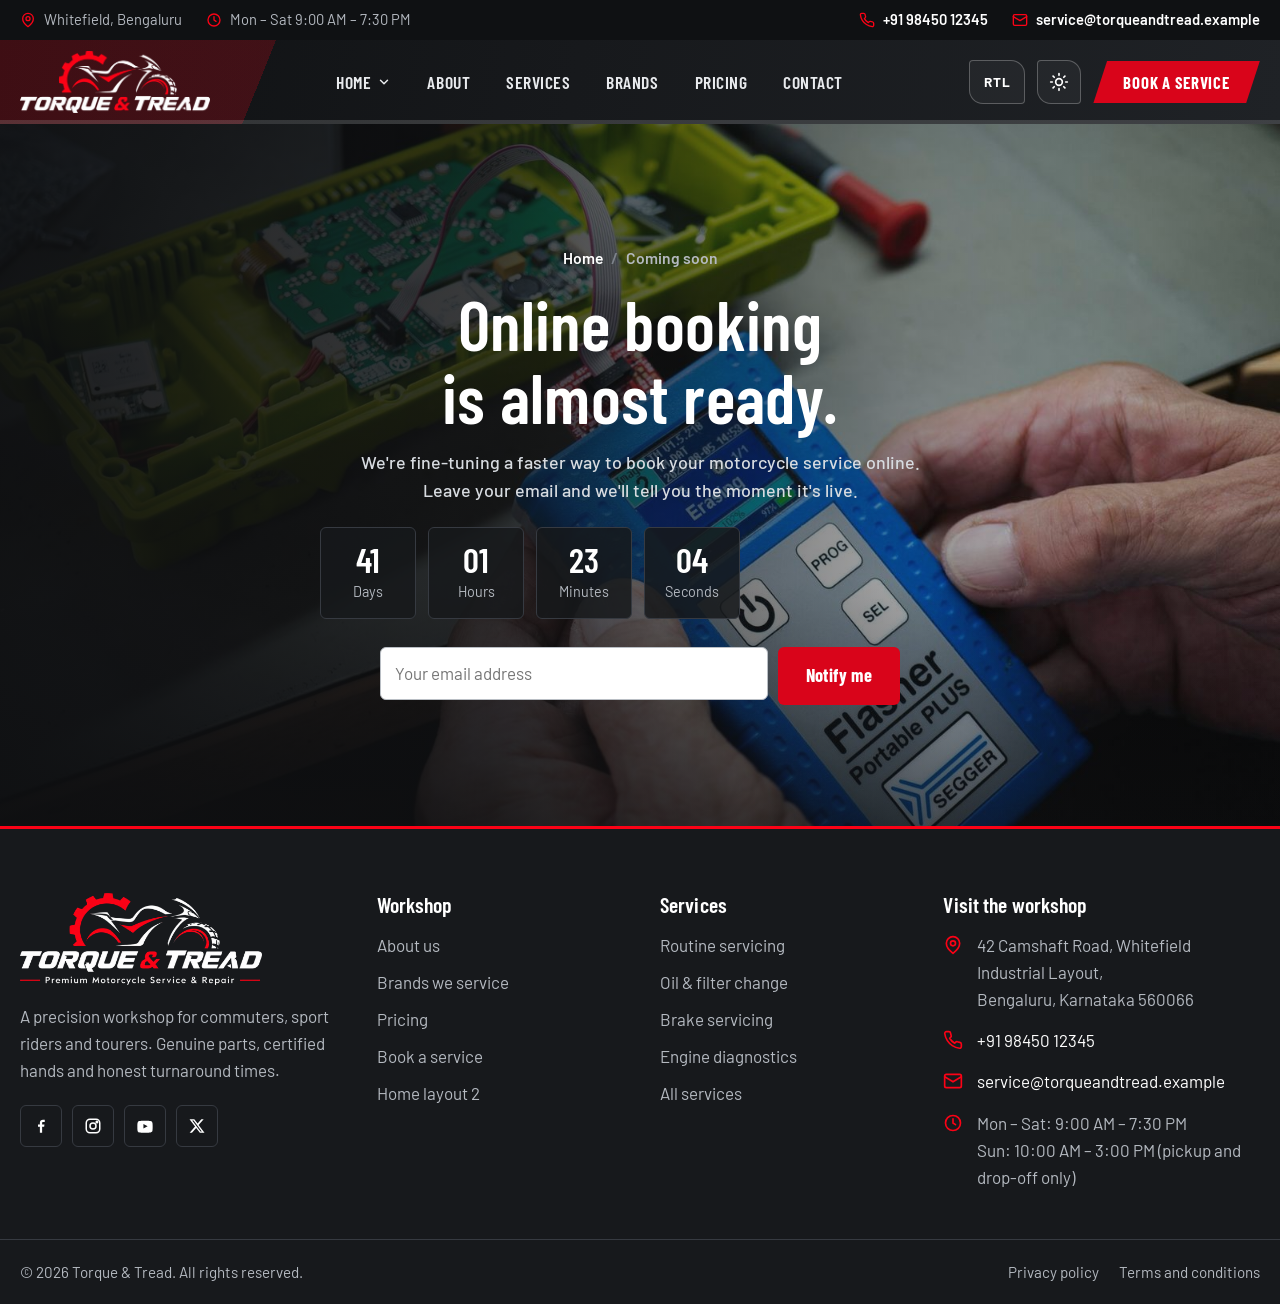
<file: coming-soon.html>
<!DOCTYPE html>
<html lang="en" dir="ltr">
<head>
  <meta charset="UTF-8">
  <meta name="viewport" content="width=device-width, initial-scale=1">
  <title>Coming Soon | Torque &amp; Tread Motorcycle Workshop</title>
  <meta name="description" content="Online booking for Torque & Tread is launching soon.">
  <link rel="canonical" href="https://www.torqueandtread.example/coming-soon.html">
  <meta property="og:type" content="website">
  <meta property="og:title" content="Coming Soon | Torque &amp; Tread Motorcycle Workshop">
  <meta property="og:description" content="Online booking for Torque & Tread is launching soon.">
  <meta property="og:image" content="https://www.torqueandtread.example/assets/images/photos/diagnostic-scanner.jpg">
  <meta name="twitter:card" content="summary_large_image">
  <meta name="theme-color" content="#17191c">
  <link rel="icon" type="image/png" href="assets/images/favicon.png">
  <link rel="apple-touch-icon" href="assets/images/apple-touch-icon.png">
  <script>try{if(localStorage.getItem('tt-theme')==='dark')document.documentElement.setAttribute('data-theme','dark');if(localStorage.getItem('tt-dir')==='rtl')document.documentElement.setAttribute('dir','rtl')}catch(e){}</script>
  <link rel="preconnect" href="https://fonts.googleapis.com">
  <link rel="preconnect" href="https://fonts.gstatic.com" crossorigin>
  <link href="https://fonts.googleapis.com/css2?family=Barlow+Condensed:wght@600;700;800&amp;family=Barlow:wght@400;500;600;700&amp;display=swap" rel="stylesheet">
  <link rel="stylesheet" href="assets/css/style.css">
  <link rel="stylesheet" href="assets/css/dark.css">
  <link rel="stylesheet" href="assets/css/rtl.css">
</head>
<body>
  <a class="skip-link" href="#main">Skip to content</a>
  <div class="topbar">
    <div class="container">
      <div class="topbar__group">
        <span class="topbar__item topbar__hide-md"><svg viewBox="0 0 24 24" fill="none" stroke="currentColor" stroke-width="2" stroke-linecap="round" stroke-linejoin="round" aria-hidden="true"><path d="M20 10c0 6-8 12-8 12S4 16 4 10a8 8 0 1 1 16 0Z"/><circle cx="12" cy="10" r="3"/></svg> Whitefield, Bengaluru</span>
        <span class="topbar__item topbar__hide-sm"><svg viewBox="0 0 24 24" fill="none" stroke="currentColor" stroke-width="2" stroke-linecap="round" aria-hidden="true"><circle cx="12" cy="12" r="9"/><path d="M12 7v5l3 2"/></svg> Mon – Sat 9:00 AM – 7:30 PM</span>
      </div>
      <div class="topbar__group">
        <a class="topbar__item" href="tel:+919845012345"><svg viewBox="0 0 24 24" fill="none" stroke="currentColor" stroke-width="2" stroke-linecap="round" stroke-linejoin="round" aria-hidden="true"><path d="M22 16.9v3a2 2 0 0 1-2.2 2 19.8 19.8 0 0 1-8.6-3.1 19.5 19.5 0 0 1-6-6A19.8 19.8 0 0 1 2.1 4.2 2 2 0 0 1 4.1 2h3a2 2 0 0 1 2 1.7c.1 1 .4 1.9.7 2.8a2 2 0 0 1-.5 2.1L8 9.9a16 16 0 0 0 6 6l1.3-1.3a2 2 0 0 1 2.1-.4c.9.3 1.8.6 2.8.7a2 2 0 0 1 1.7 2Z"/></svg> +91 98450 12345</a>
        <a class="topbar__item topbar__hide-md" href="mailto:service@torqueandtread.example"><svg viewBox="0 0 24 24" fill="none" stroke="currentColor" stroke-width="2" stroke-linecap="round" stroke-linejoin="round" aria-hidden="true"><rect x="2" y="4" width="20" height="16" rx="2"/><path d="m22 7-10 6L2 7"/></svg> service@torqueandtread.example</a>
      </div>
    </div>
  </div>
  <header class="site-header">
    <div class="container">
      <a class="brand" href="index.html" aria-label="Torque &amp; Tread home">
        <img src="assets/images/logo-header.png" alt="Torque &amp; Tread motorcycle service and repair" width="800" height="261">
      </a>
      <nav class="nav" id="site-nav" aria-label="Main">
        <ul class="nav__list">
            <li class="has-sub">
              <button class="nav__link" type="button" aria-expanded="false" aria-controls="sub-home">Home <svg viewBox="0 0 24 24" fill="none" stroke="currentColor" stroke-width="2.5" stroke-linecap="round" stroke-linejoin="round" aria-hidden="true"><path d="m6 9 6 6 6-6"/></svg></button>
              <ul class="nav__sub" id="sub-home">
                <li><a href="index.html">Home layout 1</a></li>
                <li><a href="home-v2.html">Home layout 2</a></li>
              </ul>
            </li>
            <li><a class="nav__link" href="about.html">About</a></li>
            <li><a class="nav__link" href="services.html">Services</a></li>
            <li><a class="nav__link" href="brands.html">Brands</a></li>
            <li><a class="nav__link" href="pricing.html">Pricing</a></li>
            <li><a class="nav__link" href="contact.html">Contact</a></li>
        </ul>
        <a class="btn btn--primary nav__cta-mobile" href="contact.html"><svg viewBox="0 0 24 24" fill="none" stroke="currentColor" stroke-width="2" stroke-linecap="round" stroke-linejoin="round" aria-hidden="true"><rect x="3" y="4" width="18" height="18" rx="2"/><path d="M16 2v4M8 2v4M3 10h18"/></svg> Book a service</a>
      </nav>
      <div class="header-actions">
        <button class="dir-toggle" type="button" aria-label="Switch text direction to right-to-left" aria-pressed="false" title="Toggle text direction"><span class="dir-toggle__label">RTL</span></button>
        <button class="icon-btn theme-toggle" type="button" aria-label="Dark mode" aria-pressed="false"><svg class="icon-sun" viewBox="0 0 24 24" fill="none" stroke="currentColor" stroke-width="2" stroke-linecap="round" aria-hidden="true"><circle cx="12" cy="12" r="4"/><path d="M12 2v2M12 20v2M4.9 4.9l1.4 1.4M17.7 17.7l1.4 1.4M2 12h2M20 12h2M4.9 19.1l1.4-1.4M17.7 6.3l1.4-1.4"/></svg><svg class="icon-moon" viewBox="0 0 24 24" fill="none" stroke="currentColor" stroke-width="2" stroke-linecap="round" stroke-linejoin="round" aria-hidden="true"><path d="M21 12.8A9 9 0 1 1 11.2 3a7 7 0 0 0 9.8 9.8Z"/></svg></button>
        <a class="btn btn--primary btn--sm" href="contact.html">Book a service</a>
        <button class="icon-btn nav-toggle" type="button" aria-label="Menu" aria-expanded="false" aria-controls="site-nav"><span></span></button>
      </div>
    </div>
  </header>

  <main id="main">
    <section class="hero hero--simple">
      <div class="hero__media"><img src="assets/images/photos/diagnostic-scanner.jpg" alt="Handheld motorcycle diagnostic tool in a technician's hands" width="1600" height="1067" fetchpriority="high"></div>
      <div class="container hero__inner">
        <div class="hero__content">
          <nav aria-label="Breadcrumb"><ol class="breadcrumb"><li><a href="index.html">Home</a></li><li aria-current="page">Coming soon</li></ol></nav>
          <h1>Online booking is almost ready.</h1>
          <p class="hero__lede">We're fine-tuning a faster way to book your motorcycle service online. Leave your email and we'll tell you the moment it's live.</p>
          <ol class="countdown" data-countdown="2027-01-15T09:00:00+05:30" aria-label="Time until launch">
            <li><strong data-d>00</strong><span>Days</span></li>
            <li><strong data-h>00</strong><span>Hours</span></li>
            <li><strong data-m>00</strong><span>Minutes</span></li>
            <li><strong data-s>00</strong><span>Seconds</span></li>
          </ol>
          <form class="notify" data-validate action="#" method="post">
            <div class="form-success" role="status" tabindex="-1" style="flex-basis:100%"><svg viewBox="0 0 24 24" fill="none" stroke="currentColor" stroke-width="2" stroke-linecap="round" stroke-linejoin="round" aria-hidden="true"><circle cx="12" cy="12" r="10"/><path d="m8 12 3 3 5-6"/></svg> You're on the list. We'll email you at launch.</div>
            <div class="field"><label class="visually-hidden" for="notify-email">Email address</label><input id="notify-email" type="email" name="email" placeholder="Your email address" autocomplete="email" required><span class="error">Enter a valid email address.</span></div>
            <button class="btn btn--primary" type="submit">Notify me</button>
          </form>
        </div>
      </div>
    </section>

  </main>

  <footer class="site-footer">
    <div class="container footer-top">
      <div class="footer-brand">
        <img src="assets/images/logo.png" alt="Torque &amp; Tread — Premium Motorcycle Service &amp; Repair" width="900" height="342" loading="lazy">
        <p>A precision workshop for commuters, sport riders and tourers. Genuine parts, certified hands and honest turnaround times.</p>
        <div class="socials">
          <a href="https://facebook.com" target="_blank" rel="noopener" aria-label="Facebook"><svg viewBox="0 0 24 24" fill="currentColor" aria-hidden="true"><path d="M13.5 21v-8h2.7l.4-3.1h-3.1V8c0-.9.2-1.5 1.6-1.5H17V3.7c-.3 0-1.3-.1-2.4-.1-2.4 0-4.1 1.5-4.1 4.2v2.1H8v3.1h2.5V21Z"/></svg></a>
          <a href="https://instagram.com" target="_blank" rel="noopener" aria-label="Instagram"><svg viewBox="0 0 24 24" fill="none" stroke="currentColor" stroke-width="2" aria-hidden="true"><rect x="3" y="3" width="18" height="18" rx="5"/><circle cx="12" cy="12" r="4"/><circle cx="17.2" cy="6.8" r="1"/></svg></a>
          <a href="https://youtube.com" target="_blank" rel="noopener" aria-label="YouTube"><svg viewBox="0 0 24 24" fill="currentColor" aria-hidden="true"><path d="M22 8.4s-.2-1.5-.8-2.2c-.8-.8-1.7-.8-2.1-.9C16.3 5 12 5 12 5s-4.3 0-7.1.3c-.4 0-1.3.1-2.1.9C2.2 6.9 2 8.4 2 8.4S1.8 10.1 1.8 12v1.9c0 1.9.2 3.6.2 3.6s.2 1.5.8 2.2c.8.9 1.9.8 2.3.9C6.6 20.9 12 21 12 21s4.3 0 7.1-.3c.4 0 1.3-.1 2.1-.9.6-.7.8-2.2.8-2.2s.2-1.7.2-3.6V12c0-1.9-.2-3.6-.2-3.6ZM9.9 15.4V9.4l5.6 3Z"/></svg></a>
          <a href="https://x.com" target="_blank" rel="noopener" aria-label="X"><svg viewBox="0 0 24 24" fill="currentColor" aria-hidden="true"><path d="M17.8 3h3.1l-6.8 7.7L22 21h-6.2l-4.9-6.4L5.3 21H2.2l7.2-8.3L2 3h6.4l4.4 5.8Zm-1.1 16.2h1.7L7.4 4.7H5.6Z"/></svg></a>
        </div>
      </div>
      <div>
        <h2>Workshop</h2>
        <ul class="footer-links">
          <li><a href="about.html">About us</a></li>
          <li><a href="brands.html">Brands we service</a></li>
          <li><a href="pricing.html">Pricing</a></li>
          <li><a href="contact.html">Book a service</a></li>
          <li><a href="home-v2.html">Home layout 2</a></li>
        </ul>
      </div>
      <div>
        <h2>Services</h2>
        <ul class="footer-links">
          <li><a href="services.html#routine-servicing">Routine servicing</a></li>
          <li><a href="services.html#oil-filter-change">Oil &amp; filter change</a></li>
          <li><a href="services.html#brake-servicing">Brake servicing</a></li>
          <li><a href="service-details.html">Engine diagnostics</a></li>
          <li><a href="services.html">All services</a></li>
        </ul>
      </div>
      <div>
        <h2>Visit the workshop</h2>
        <ul class="footer-contact">
          <li><svg viewBox="0 0 24 24" fill="none" stroke="currentColor" stroke-width="2" stroke-linecap="round" stroke-linejoin="round" aria-hidden="true"><path d="M20 10c0 6-8 12-8 12S4 16 4 10a8 8 0 1 1 16 0Z"/><circle cx="12" cy="10" r="3"/></svg><span>42 Camshaft Road, Whitefield Industrial Layout,<br>Bengaluru, Karnataka 560066</span></li>
          <li><svg viewBox="0 0 24 24" fill="none" stroke="currentColor" stroke-width="2" stroke-linecap="round" stroke-linejoin="round" aria-hidden="true"><path d="M22 16.9v3a2 2 0 0 1-2.2 2 19.8 19.8 0 0 1-8.6-3.1 19.5 19.5 0 0 1-6-6A19.8 19.8 0 0 1 2.1 4.2 2 2 0 0 1 4.1 2h3a2 2 0 0 1 2 1.7c.1 1 .4 1.9.7 2.8a2 2 0 0 1-.5 2.1L8 9.9a16 16 0 0 0 6 6l1.3-1.3a2 2 0 0 1 2.1-.4c.9.3 1.8.6 2.8.7a2 2 0 0 1 1.7 2Z"/></svg><a href="tel:+919845012345">+91 98450 12345</a></li>
          <li><svg viewBox="0 0 24 24" fill="none" stroke="currentColor" stroke-width="2" stroke-linecap="round" stroke-linejoin="round" aria-hidden="true"><rect x="2" y="4" width="20" height="16" rx="2"/><path d="m22 7-10 6L2 7"/></svg><a href="mailto:service@torqueandtread.example">service@torqueandtread.example</a></li>
          <li><svg viewBox="0 0 24 24" fill="none" stroke="currentColor" stroke-width="2" stroke-linecap="round" aria-hidden="true"><circle cx="12" cy="12" r="9"/><path d="M12 7v5l3 2"/></svg><span>Mon – Sat: 9:00 AM – 7:30 PM<br>Sun: 10:00 AM – 3:00 PM (pickup and drop-off only)</span></li>
        </ul>
      </div>
    </div>
    <div class="container footer-bottom">
      <span>© <span data-year>2026</span> Torque &amp; Tread. All rights reserved.</span>
      <nav aria-label="Legal"><a href="coming-soon.html">Privacy policy</a><a href="coming-soon.html">Terms and conditions</a></nav>
    </div>
  </footer>

  <div class="mobile-cta">
    <a class="btn btn--light" href="tel:+919845012345"><svg viewBox="0 0 24 24" fill="none" stroke="currentColor" stroke-width="2" stroke-linecap="round" stroke-linejoin="round" aria-hidden="true"><path d="M22 16.9v3a2 2 0 0 1-2.2 2 19.8 19.8 0 0 1-8.6-3.1 19.5 19.5 0 0 1-6-6A19.8 19.8 0 0 1 2.1 4.2 2 2 0 0 1 4.1 2h3a2 2 0 0 1 2 1.7c.1 1 .4 1.9.7 2.8a2 2 0 0 1-.5 2.1L8 9.9a16 16 0 0 0 6 6l1.3-1.3a2 2 0 0 1 2.1-.4c.9.3 1.8.6 2.8.7a2 2 0 0 1 1.7 2Z"/></svg> Call</a>
    <a class="btn btn--primary" href="contact.html">Book a service</a>
  </div>

  <script src="assets/js/main.js" defer></script>
</body>
</html>
</file>
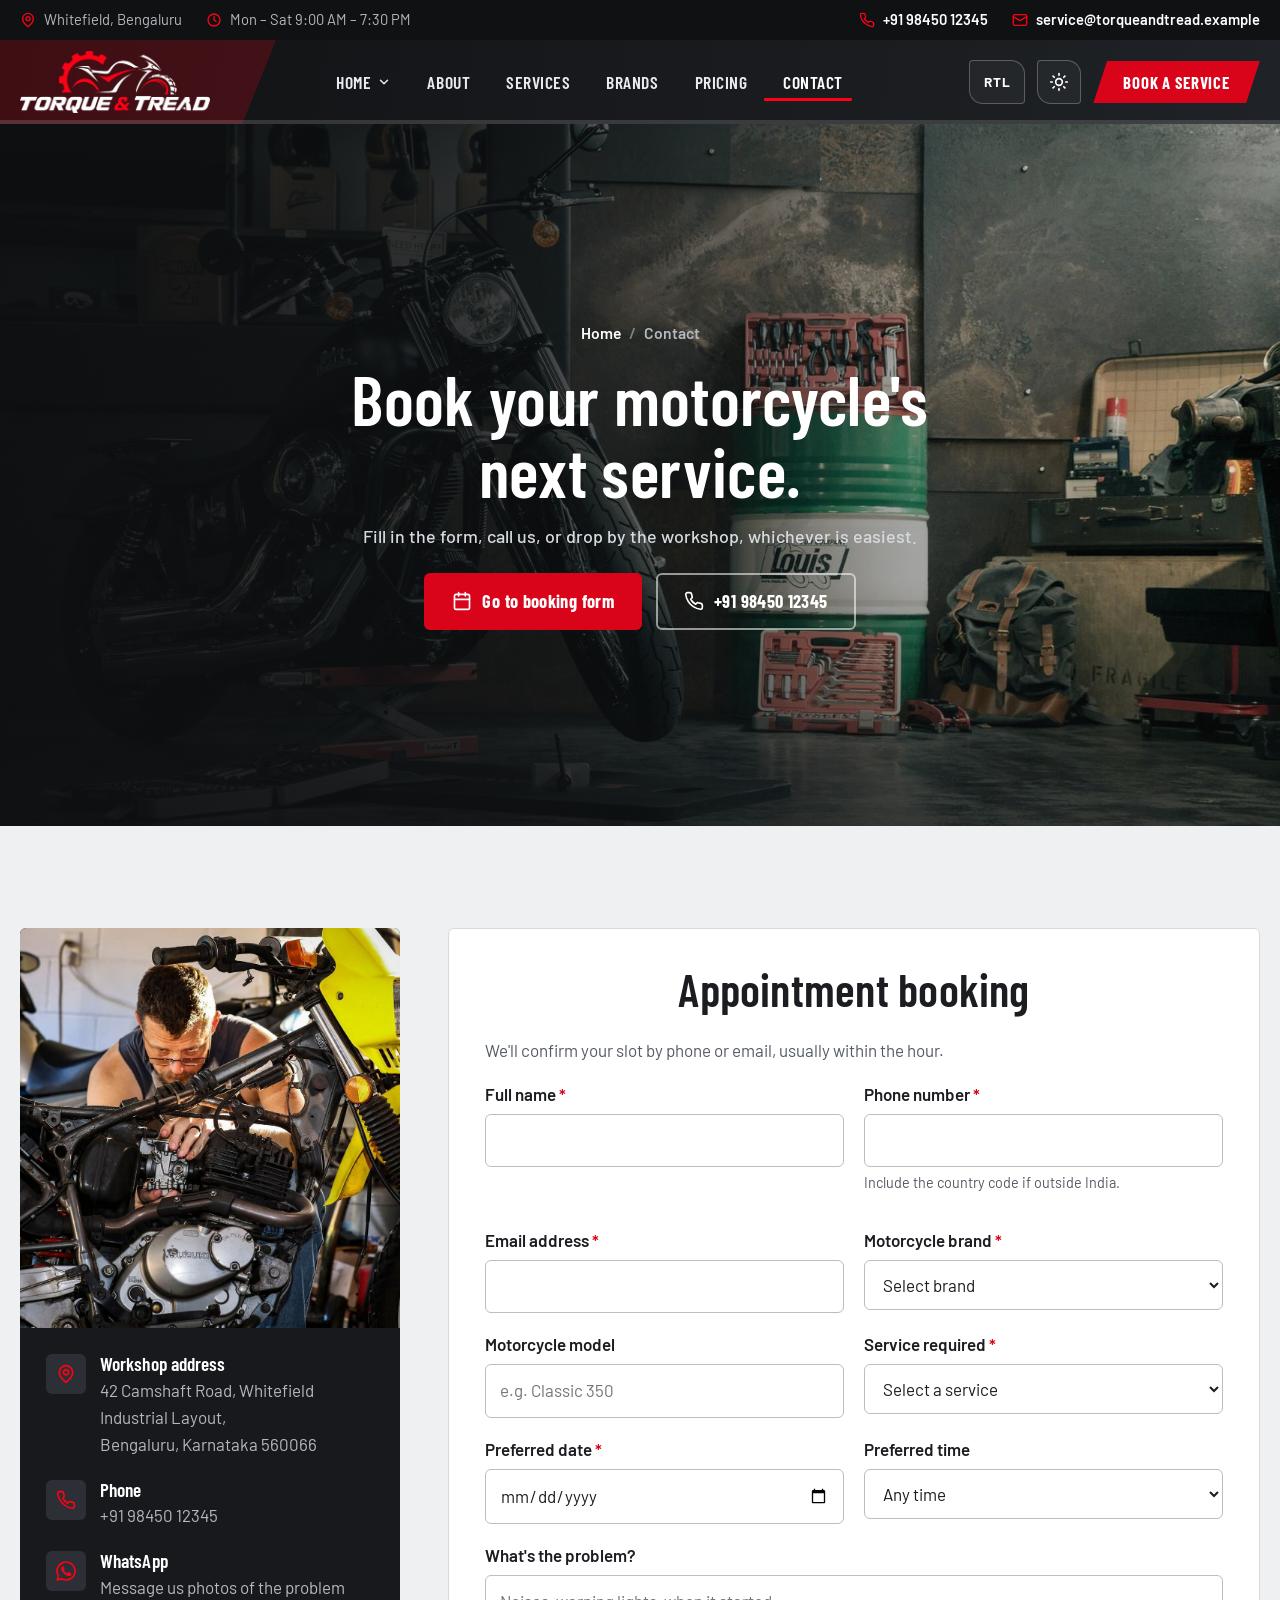
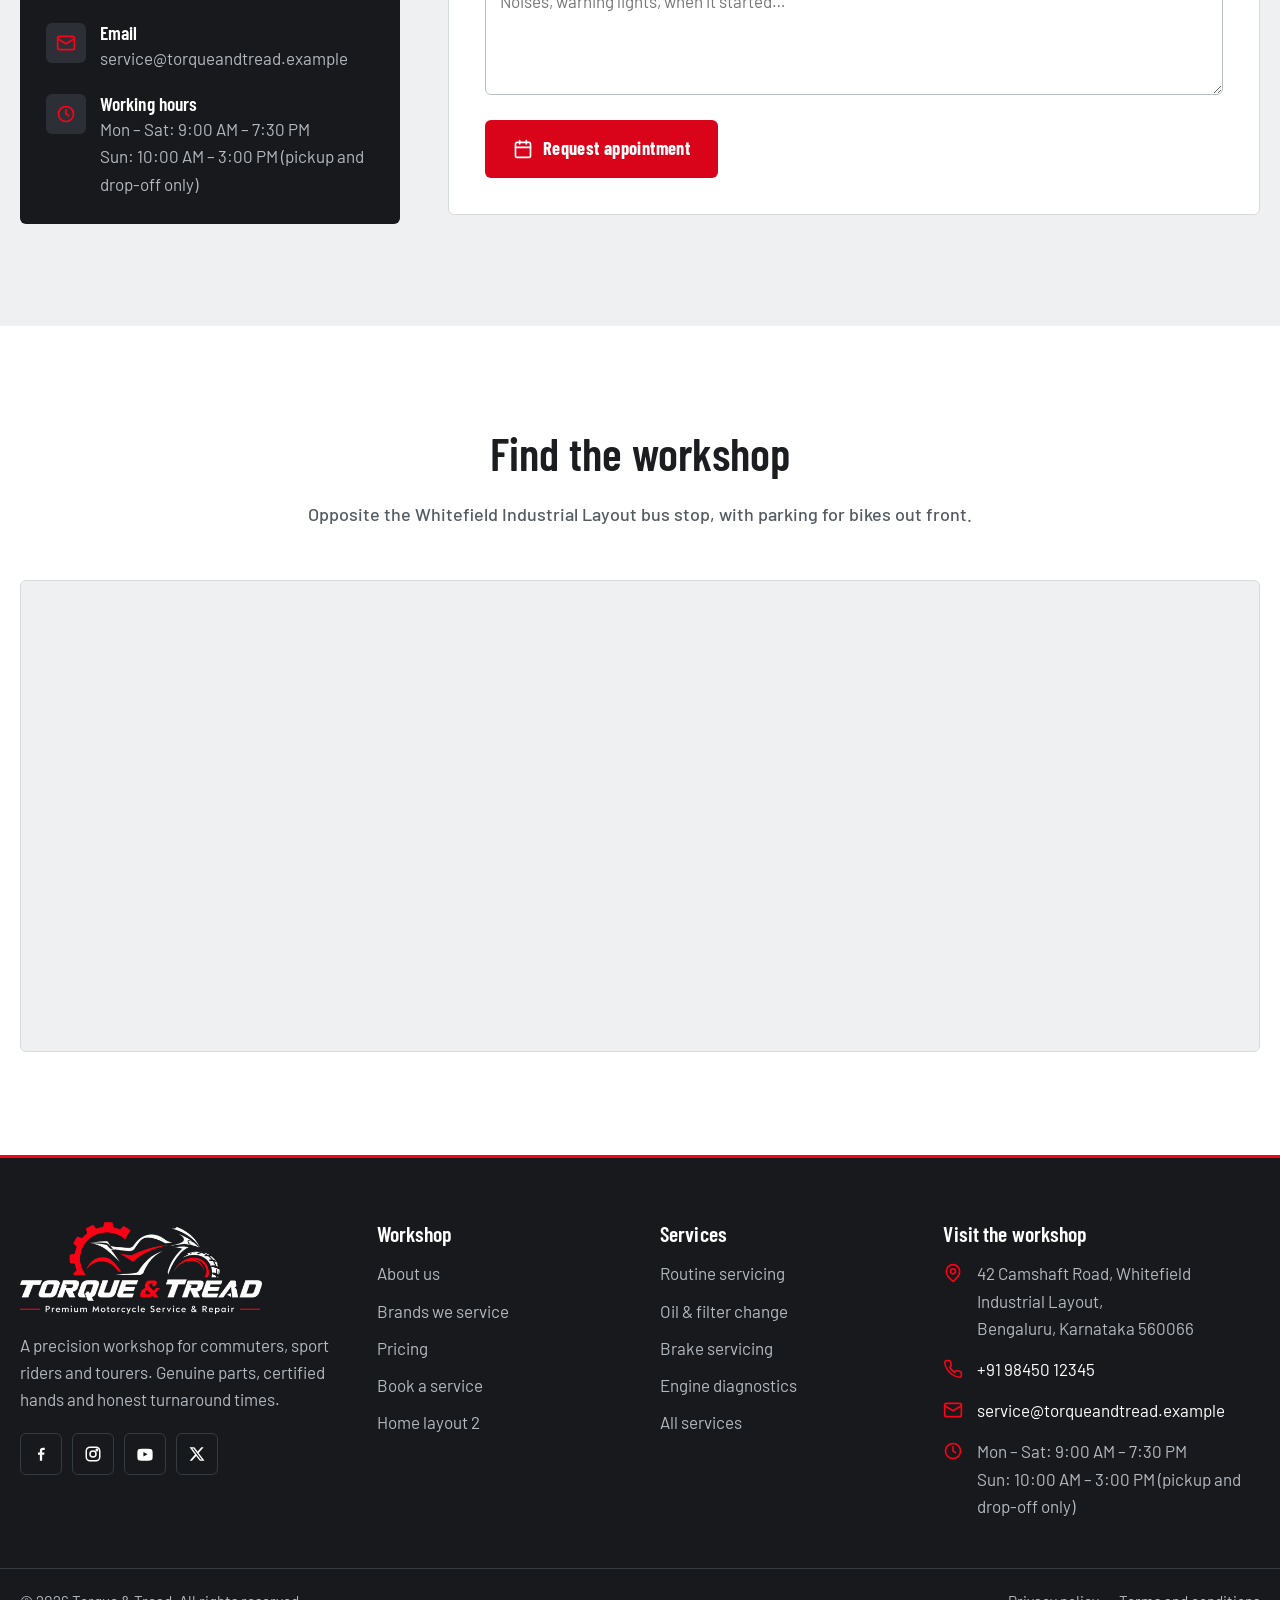
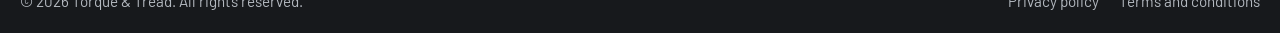
<file: contact.html>
<!DOCTYPE html>
<html lang="en" dir="ltr">
<head>
  <meta charset="UTF-8">
  <meta name="viewport" content="width=device-width, initial-scale=1">
  <title>Contact &amp; Book a Service | Torque &amp; Tread, Whitefield Bengaluru</title>
  <meta name="description" content="Book a motorcycle service at Torque & Tread, 42 Camshaft Road, Whitefield, Bengaluru. Call +91 98450 12345 or use the booking form.">
  <link rel="canonical" href="https://www.torqueandtread.example/contact.html">
  <meta property="og:type" content="website">
  <meta property="og:title" content="Contact &amp; Book a Service | Torque &amp; Tread, Whitefield Bengaluru">
  <meta property="og:description" content="Book a motorcycle service at Torque & Tread, 42 Camshaft Road, Whitefield, Bengaluru. Call +91 98450 12345 or use the booking form.">
  <meta property="og:image" content="https://www.torqueandtread.example/assets/images/photos/garage-bay.jpg">
  <meta name="twitter:card" content="summary_large_image">
  <meta name="theme-color" content="#17191c">
  <link rel="icon" type="image/png" href="assets/images/favicon.png">
  <link rel="apple-touch-icon" href="assets/images/apple-touch-icon.png">
  <script>try{if(localStorage.getItem('tt-theme')==='dark')document.documentElement.setAttribute('data-theme','dark');if(localStorage.getItem('tt-dir')==='rtl')document.documentElement.setAttribute('dir','rtl')}catch(e){}</script>
  <link rel="preconnect" href="https://fonts.googleapis.com">
  <link rel="preconnect" href="https://fonts.gstatic.com" crossorigin>
  <link href="https://fonts.googleapis.com/css2?family=Barlow+Condensed:wght@600;700;800&amp;family=Barlow:wght@400;500;600;700&amp;display=swap" rel="stylesheet">
  <link rel="stylesheet" href="assets/css/style.css">
  <link rel="stylesheet" href="assets/css/dark.css">
  <link rel="stylesheet" href="assets/css/rtl.css">
</head>
<body>
  <a class="skip-link" href="#main">Skip to content</a>
  <div class="topbar">
    <div class="container">
      <div class="topbar__group">
        <span class="topbar__item topbar__hide-md"><svg viewBox="0 0 24 24" fill="none" stroke="currentColor" stroke-width="2" stroke-linecap="round" stroke-linejoin="round" aria-hidden="true"><path d="M20 10c0 6-8 12-8 12S4 16 4 10a8 8 0 1 1 16 0Z"/><circle cx="12" cy="10" r="3"/></svg> Whitefield, Bengaluru</span>
        <span class="topbar__item topbar__hide-sm"><svg viewBox="0 0 24 24" fill="none" stroke="currentColor" stroke-width="2" stroke-linecap="round" aria-hidden="true"><circle cx="12" cy="12" r="9"/><path d="M12 7v5l3 2"/></svg> Mon – Sat 9:00 AM – 7:30 PM</span>
      </div>
      <div class="topbar__group">
        <a class="topbar__item" href="tel:+919845012345"><svg viewBox="0 0 24 24" fill="none" stroke="currentColor" stroke-width="2" stroke-linecap="round" stroke-linejoin="round" aria-hidden="true"><path d="M22 16.9v3a2 2 0 0 1-2.2 2 19.8 19.8 0 0 1-8.6-3.1 19.5 19.5 0 0 1-6-6A19.8 19.8 0 0 1 2.1 4.2 2 2 0 0 1 4.1 2h3a2 2 0 0 1 2 1.7c.1 1 .4 1.9.7 2.8a2 2 0 0 1-.5 2.1L8 9.9a16 16 0 0 0 6 6l1.3-1.3a2 2 0 0 1 2.1-.4c.9.3 1.8.6 2.8.7a2 2 0 0 1 1.7 2Z"/></svg> +91 98450 12345</a>
        <a class="topbar__item topbar__hide-md" href="mailto:service@torqueandtread.example"><svg viewBox="0 0 24 24" fill="none" stroke="currentColor" stroke-width="2" stroke-linecap="round" stroke-linejoin="round" aria-hidden="true"><rect x="2" y="4" width="20" height="16" rx="2"/><path d="m22 7-10 6L2 7"/></svg> service@torqueandtread.example</a>
      </div>
    </div>
  </div>
  <header class="site-header">
    <div class="container">
      <a class="brand" href="index.html" aria-label="Torque &amp; Tread home">
        <img src="assets/images/logo-header.png" alt="Torque &amp; Tread motorcycle service and repair" width="800" height="261">
      </a>
      <nav class="nav" id="site-nav" aria-label="Main">
        <ul class="nav__list">
            <li class="has-sub">
              <button class="nav__link" type="button" aria-expanded="false" aria-controls="sub-home">Home <svg viewBox="0 0 24 24" fill="none" stroke="currentColor" stroke-width="2.5" stroke-linecap="round" stroke-linejoin="round" aria-hidden="true"><path d="m6 9 6 6 6-6"/></svg></button>
              <ul class="nav__sub" id="sub-home">
                <li><a href="index.html">Home layout 1</a></li>
                <li><a href="home-v2.html">Home layout 2</a></li>
              </ul>
            </li>
            <li><a class="nav__link" href="about.html">About</a></li>
            <li><a class="nav__link" href="services.html">Services</a></li>
            <li><a class="nav__link" href="brands.html">Brands</a></li>
            <li><a class="nav__link" href="pricing.html">Pricing</a></li>
            <li><a class="nav__link" href="contact.html" aria-current="page">Contact</a></li>
        </ul>
        <a class="btn btn--primary nav__cta-mobile" href="contact.html"><svg viewBox="0 0 24 24" fill="none" stroke="currentColor" stroke-width="2" stroke-linecap="round" stroke-linejoin="round" aria-hidden="true"><rect x="3" y="4" width="18" height="18" rx="2"/><path d="M16 2v4M8 2v4M3 10h18"/></svg> Book a service</a>
      </nav>
      <div class="header-actions">
        <button class="dir-toggle" type="button" aria-label="Switch text direction to right-to-left" aria-pressed="false" title="Toggle text direction"><span class="dir-toggle__label">RTL</span></button>
        <button class="icon-btn theme-toggle" type="button" aria-label="Dark mode" aria-pressed="false"><svg class="icon-sun" viewBox="0 0 24 24" fill="none" stroke="currentColor" stroke-width="2" stroke-linecap="round" aria-hidden="true"><circle cx="12" cy="12" r="4"/><path d="M12 2v2M12 20v2M4.9 4.9l1.4 1.4M17.7 17.7l1.4 1.4M2 12h2M20 12h2M4.9 19.1l1.4-1.4M17.7 6.3l1.4-1.4"/></svg><svg class="icon-moon" viewBox="0 0 24 24" fill="none" stroke="currentColor" stroke-width="2" stroke-linecap="round" stroke-linejoin="round" aria-hidden="true"><path d="M21 12.8A9 9 0 1 1 11.2 3a7 7 0 0 0 9.8 9.8Z"/></svg></button>
        <a class="btn btn--primary btn--sm" href="contact.html">Book a service</a>
        <button class="icon-btn nav-toggle" type="button" aria-label="Menu" aria-expanded="false" aria-controls="site-nav"><span></span></button>
      </div>
    </div>
  </header>

  <main id="main">
    <section class="hero ">
      <div class="hero__media"><img src="assets/images/photos/garage-bay.jpg" alt="A motorcycle waiting in a clean service bay" width="1600" height="1067" fetchpriority="high"></div>
      <div class="container hero__inner">
        <div class="hero__content">
          <nav aria-label="Breadcrumb"><ol class="breadcrumb"><li><a href="index.html">Home</a></li><li aria-current="page">Contact</li></ol></nav>
          <h1>Book your motorcycle's next service.</h1>
          <p class="hero__lede">Fill in the form, call us, or drop by the workshop, whichever is easiest.</p>
          <div class="hero__actions">
            <a class="btn btn--primary" href="#booking"><svg viewBox="0 0 24 24" fill="none" stroke="currentColor" stroke-width="2" stroke-linecap="round" stroke-linejoin="round" aria-hidden="true"><rect x="3" y="4" width="18" height="18" rx="2"/><path d="M16 2v4M8 2v4M3 10h18"/></svg> Go to booking form</a>
            <a class="btn btn--light" href="tel:+919845012345"><svg viewBox="0 0 24 24" fill="none" stroke="currentColor" stroke-width="2" stroke-linecap="round" stroke-linejoin="round" aria-hidden="true"><path d="M22 16.9v3a2 2 0 0 1-2.2 2 19.8 19.8 0 0 1-8.6-3.1 19.5 19.5 0 0 1-6-6A19.8 19.8 0 0 1 2.1 4.2 2 2 0 0 1 4.1 2h3a2 2 0 0 1 2 1.7c.1 1 .4 1.9.7 2.8a2 2 0 0 1-.5 2.1L8 9.9a16 16 0 0 0 6 6l1.3-1.3a2 2 0 0 1 2.1-.4c.9.3 1.8.6 2.8.7a2 2 0 0 1 1.7 2Z"/></svg> +91 98450 12345</a>
          </div>
        </div>
      </div>
    </section>

    <section class="section section--concrete">
      <div class="container contact-grid">
        <aside class="contact-card" aria-label="Workshop contact details">
          <img src="assets/images/photos/workshop-floor.jpg" alt="Inside the Torque and Tread workshop" width="1600" height="1067" loading="lazy">
          <div class="contact-card__body">
            <div class="contact-item"><span class="ic"><svg viewBox="0 0 24 24" fill="none" stroke="currentColor" stroke-width="2" stroke-linecap="round" stroke-linejoin="round" aria-hidden="true"><path d="M20 10c0 6-8 12-8 12S4 16 4 10a8 8 0 1 1 16 0Z"/><circle cx="12" cy="10" r="3"/></svg></span><div><h3>Workshop address</h3><p>42 Camshaft Road, Whitefield Industrial Layout,<br>Bengaluru, Karnataka 560066</p></div></div>
            <div class="contact-item"><span class="ic"><svg viewBox="0 0 24 24" fill="none" stroke="currentColor" stroke-width="2" stroke-linecap="round" stroke-linejoin="round" aria-hidden="true"><path d="M22 16.9v3a2 2 0 0 1-2.2 2 19.8 19.8 0 0 1-8.6-3.1 19.5 19.5 0 0 1-6-6A19.8 19.8 0 0 1 2.1 4.2 2 2 0 0 1 4.1 2h3a2 2 0 0 1 2 1.7c.1 1 .4 1.9.7 2.8a2 2 0 0 1-.5 2.1L8 9.9a16 16 0 0 0 6 6l1.3-1.3a2 2 0 0 1 2.1-.4c.9.3 1.8.6 2.8.7a2 2 0 0 1 1.7 2Z"/></svg></span><div><h3>Phone</h3><a href="tel:+919845012345">+91 98450 12345</a></div></div>
            <div class="contact-item"><span class="ic"><svg viewBox="0 0 24 24" fill="currentColor" aria-hidden="true"><path d="M17.5 14.4c-.3-.1-1.8-.9-2-1-.3-.1-.5-.1-.7.1l-.9 1.1c-.2.2-.3.2-.6.1a8.1 8.1 0 0 1-4-3.5c-.3-.5.3-.5.9-1.6.1-.2 0-.4 0-.5l-.9-2.2c-.2-.6-.5-.5-.7-.5h-.6a1.2 1.2 0 0 0-.8.4 3.5 3.5 0 0 0-1.1 2.6 6 6 0 0 0 1.3 3.2 13.9 13.9 0 0 0 5.3 4.7c2 .8 2.7.9 3.7.8a3.1 3.1 0 0 0 2-1.4 2.5 2.5 0 0 0 .2-1.4c-.1-.2-.3-.3-.6-.4ZM12 21.8a9.8 9.8 0 0 1-5-1.4l-.4-.2-3.7 1 1-3.6-.2-.4A9.8 9.8 0 1 1 12 21.8Zm0-21.6a11.8 11.8 0 0 0-10.1 17.8L.2 24l6.2-1.6A11.8 11.8 0 1 0 12 .2Z"/></svg></span><div><h3>WhatsApp</h3><a href="https://wa.me/919845012345" target="_blank" rel="noopener">Message us photos of the problem</a></div></div>
            <div class="contact-item"><span class="ic"><svg viewBox="0 0 24 24" fill="none" stroke="currentColor" stroke-width="2" stroke-linecap="round" stroke-linejoin="round" aria-hidden="true"><rect x="2" y="4" width="20" height="16" rx="2"/><path d="m22 7-10 6L2 7"/></svg></span><div><h3>Email</h3><a href="mailto:service@torqueandtread.example">service@torqueandtread.example</a></div></div>
            <div class="contact-item"><span class="ic"><svg viewBox="0 0 24 24" fill="none" stroke="currentColor" stroke-width="2" stroke-linecap="round" aria-hidden="true"><circle cx="12" cy="12" r="9"/><path d="M12 7v5l3 2"/></svg></span><div><h3>Working hours</h3><p>Mon – Sat: 9:00 AM – 7:30 PM<br>Sun: 10:00 AM – 3:00 PM (pickup and drop-off only)</p></div></div>
          </div>
        </aside>

        <div class="form-card" id="booking">
          <h2>Appointment booking</h2>
          <p class="muted">We'll confirm your slot by phone or email, usually within the hour.</p>
          <form data-validate action="#" method="post">
            <div class="form-success" role="status" tabindex="-1"><svg viewBox="0 0 24 24" fill="none" stroke="currentColor" stroke-width="2" stroke-linecap="round" stroke-linejoin="round" aria-hidden="true"><circle cx="12" cy="12" r="10"/><path d="m8 12 3 3 5-6"/></svg> Thanks, your request has been received. We'll confirm by phone or email shortly.</div>
            <div class="form-grid">
              <div class="field"><label for="name">Full name <span class="req">*</span></label><input id="name" name="name" type="text" autocomplete="name" required><span class="error">Enter your full name.</span></div>
              <div class="field"><label for="phone">Phone number <span class="req">*</span></label><input id="phone" name="phone" type="tel" autocomplete="tel" required aria-describedby="phone-hint"><p class="hint" id="phone-hint">Include the country code if outside India.</p><span class="error">Enter a valid phone number.</span></div>
              <div class="field"><label for="email">Email address <span class="req">*</span></label><input id="email" name="email" type="email" autocomplete="email" required><span class="error">Enter a valid email address.</span></div>
              <div class="field"><label for="brand">Motorcycle brand <span class="req">*</span></label><select id="brand" name="brand" required><option value="">Select brand</option><option>Honda</option><option>Yamaha</option><option>Royal Enfield</option><option>KTM</option><option>Suzuki</option><option>Kawasaki</option><option>Bajaj</option><option>TVS</option><option>Hero</option><option>BMW Motorrad</option><option>Other</option></select><span class="error">Choose your motorcycle brand.</span></div>
              <div class="field"><label for="model">Motorcycle model</label><input id="model" name="model" type="text" placeholder="e.g. Classic 350"></div>
              <div class="field"><label for="service">Service required <span class="req">*</span></label><select id="service" name="service" required><option value="">Select a service</option><option value="routine-servicing">Routine Servicing</option><option value="oil-filter-change">Oil & Filter Change</option><option value="tyre-replacement">Tyre Replacement</option><option value="brake-servicing">Brake Servicing</option><option value="chain-adjustment">Chain Adjustment</option><option value="battery-replacement">Battery Replacement</option><option value="engine-diagnostics">Engine Diagnostics</option><option value="electrical-repair">Electrical Repair</option><option value="basic">Basic Service package</option><option value="standard">Standard Service package</option><option value="premium">Premium Service package</option><option value="not-sure">Not sure, please advise</option></select><span class="error">Choose a service.</span></div>
              <div class="field"><label for="date">Preferred date <span class="req">*</span></label><input id="date" name="date" type="date" required><span class="error">Choose a preferred date.</span></div>
              <div class="field"><label for="time">Preferred time</label><select id="time" name="time"><option value="">Any time</option><option>Morning (9 AM – 12 PM)</option><option>Afternoon (12 – 4 PM)</option><option>Evening (4 – 7:30 PM)</option></select></div>
              <div class="field full"><label for="message">What's the problem?</label><textarea id="message" name="message" placeholder="Noises, warning lights, when it started…"></textarea></div>
              <div class="full"><button class="btn btn--primary" type="submit"><svg viewBox="0 0 24 24" fill="none" stroke="currentColor" stroke-width="2" stroke-linecap="round" stroke-linejoin="round" aria-hidden="true"><rect x="3" y="4" width="18" height="18" rx="2"/><path d="M16 2v4M8 2v4M3 10h18"/></svg> Request appointment</button></div>
            </div>
          </form>
        </div>
      </div>
    </section>

    <section class="section" aria-labelledby="map-title">
      <div class="container">
        <div class="section-head"><h2 id="map-title">Find the workshop</h2><p>Opposite the Whitefield Industrial Layout bus stop, with parking for bikes out front.</p></div>
        <div class="map"><iframe title="Map showing the Torque and Tread workshop in Whitefield, Bengaluru" loading="lazy" referrerpolicy="no-referrer-when-downgrade" src="https://www.google.com/maps?q=Whitefield%20Industrial%20Layout%2C%20Bengaluru%20560066&amp;output=embed"></iframe></div>
      </div>
    </section>

  </main>

  <footer class="site-footer">
    <div class="container footer-top">
      <div class="footer-brand">
        <img src="assets/images/logo.png" alt="Torque &amp; Tread — Premium Motorcycle Service &amp; Repair" width="900" height="342" loading="lazy">
        <p>A precision workshop for commuters, sport riders and tourers. Genuine parts, certified hands and honest turnaround times.</p>
        <div class="socials">
          <a href="https://facebook.com" target="_blank" rel="noopener" aria-label="Facebook"><svg viewBox="0 0 24 24" fill="currentColor" aria-hidden="true"><path d="M13.5 21v-8h2.7l.4-3.1h-3.1V8c0-.9.2-1.5 1.6-1.5H17V3.7c-.3 0-1.3-.1-2.4-.1-2.4 0-4.1 1.5-4.1 4.2v2.1H8v3.1h2.5V21Z"/></svg></a>
          <a href="https://instagram.com" target="_blank" rel="noopener" aria-label="Instagram"><svg viewBox="0 0 24 24" fill="none" stroke="currentColor" stroke-width="2" aria-hidden="true"><rect x="3" y="3" width="18" height="18" rx="5"/><circle cx="12" cy="12" r="4"/><circle cx="17.2" cy="6.8" r="1"/></svg></a>
          <a href="https://youtube.com" target="_blank" rel="noopener" aria-label="YouTube"><svg viewBox="0 0 24 24" fill="currentColor" aria-hidden="true"><path d="M22 8.4s-.2-1.5-.8-2.2c-.8-.8-1.7-.8-2.1-.9C16.3 5 12 5 12 5s-4.3 0-7.1.3c-.4 0-1.3.1-2.1.9C2.2 6.9 2 8.4 2 8.4S1.8 10.1 1.8 12v1.9c0 1.9.2 3.6.2 3.6s.2 1.5.8 2.2c.8.9 1.9.8 2.3.9C6.6 20.9 12 21 12 21s4.3 0 7.1-.3c.4 0 1.3-.1 2.1-.9.6-.7.8-2.2.8-2.2s.2-1.7.2-3.6V12c0-1.9-.2-3.6-.2-3.6ZM9.9 15.4V9.4l5.6 3Z"/></svg></a>
          <a href="https://x.com" target="_blank" rel="noopener" aria-label="X"><svg viewBox="0 0 24 24" fill="currentColor" aria-hidden="true"><path d="M17.8 3h3.1l-6.8 7.7L22 21h-6.2l-4.9-6.4L5.3 21H2.2l7.2-8.3L2 3h6.4l4.4 5.8Zm-1.1 16.2h1.7L7.4 4.7H5.6Z"/></svg></a>
        </div>
      </div>
      <div>
        <h2>Workshop</h2>
        <ul class="footer-links">
          <li><a href="about.html">About us</a></li>
          <li><a href="brands.html">Brands we service</a></li>
          <li><a href="pricing.html">Pricing</a></li>
          <li><a href="contact.html">Book a service</a></li>
          <li><a href="home-v2.html">Home layout 2</a></li>
        </ul>
      </div>
      <div>
        <h2>Services</h2>
        <ul class="footer-links">
          <li><a href="services.html#routine-servicing">Routine servicing</a></li>
          <li><a href="services.html#oil-filter-change">Oil &amp; filter change</a></li>
          <li><a href="services.html#brake-servicing">Brake servicing</a></li>
          <li><a href="service-details.html">Engine diagnostics</a></li>
          <li><a href="services.html">All services</a></li>
        </ul>
      </div>
      <div>
        <h2>Visit the workshop</h2>
        <ul class="footer-contact">
          <li><svg viewBox="0 0 24 24" fill="none" stroke="currentColor" stroke-width="2" stroke-linecap="round" stroke-linejoin="round" aria-hidden="true"><path d="M20 10c0 6-8 12-8 12S4 16 4 10a8 8 0 1 1 16 0Z"/><circle cx="12" cy="10" r="3"/></svg><span>42 Camshaft Road, Whitefield Industrial Layout,<br>Bengaluru, Karnataka 560066</span></li>
          <li><svg viewBox="0 0 24 24" fill="none" stroke="currentColor" stroke-width="2" stroke-linecap="round" stroke-linejoin="round" aria-hidden="true"><path d="M22 16.9v3a2 2 0 0 1-2.2 2 19.8 19.8 0 0 1-8.6-3.1 19.5 19.5 0 0 1-6-6A19.8 19.8 0 0 1 2.1 4.2 2 2 0 0 1 4.1 2h3a2 2 0 0 1 2 1.7c.1 1 .4 1.9.7 2.8a2 2 0 0 1-.5 2.1L8 9.9a16 16 0 0 0 6 6l1.3-1.3a2 2 0 0 1 2.1-.4c.9.3 1.8.6 2.8.7a2 2 0 0 1 1.7 2Z"/></svg><a href="tel:+919845012345">+91 98450 12345</a></li>
          <li><svg viewBox="0 0 24 24" fill="none" stroke="currentColor" stroke-width="2" stroke-linecap="round" stroke-linejoin="round" aria-hidden="true"><rect x="2" y="4" width="20" height="16" rx="2"/><path d="m22 7-10 6L2 7"/></svg><a href="mailto:service@torqueandtread.example">service@torqueandtread.example</a></li>
          <li><svg viewBox="0 0 24 24" fill="none" stroke="currentColor" stroke-width="2" stroke-linecap="round" aria-hidden="true"><circle cx="12" cy="12" r="9"/><path d="M12 7v5l3 2"/></svg><span>Mon – Sat: 9:00 AM – 7:30 PM<br>Sun: 10:00 AM – 3:00 PM (pickup and drop-off only)</span></li>
        </ul>
      </div>
    </div>
    <div class="container footer-bottom">
      <span>© <span data-year>2026</span> Torque &amp; Tread. All rights reserved.</span>
      <nav aria-label="Legal"><a href="coming-soon.html">Privacy policy</a><a href="coming-soon.html">Terms and conditions</a></nav>
    </div>
  </footer>

  <div class="mobile-cta">
    <a class="btn btn--light" href="tel:+919845012345"><svg viewBox="0 0 24 24" fill="none" stroke="currentColor" stroke-width="2" stroke-linecap="round" stroke-linejoin="round" aria-hidden="true"><path d="M22 16.9v3a2 2 0 0 1-2.2 2 19.8 19.8 0 0 1-8.6-3.1 19.5 19.5 0 0 1-6-6A19.8 19.8 0 0 1 2.1 4.2 2 2 0 0 1 4.1 2h3a2 2 0 0 1 2 1.7c.1 1 .4 1.9.7 2.8a2 2 0 0 1-.5 2.1L8 9.9a16 16 0 0 0 6 6l1.3-1.3a2 2 0 0 1 2.1-.4c.9.3 1.8.6 2.8.7a2 2 0 0 1 1.7 2Z"/></svg> Call</a>
    <a class="btn btn--primary" href="contact.html">Book a service</a>
  </div>

  <script src="assets/js/main.js" defer></script>
</body>
</html>
</file>
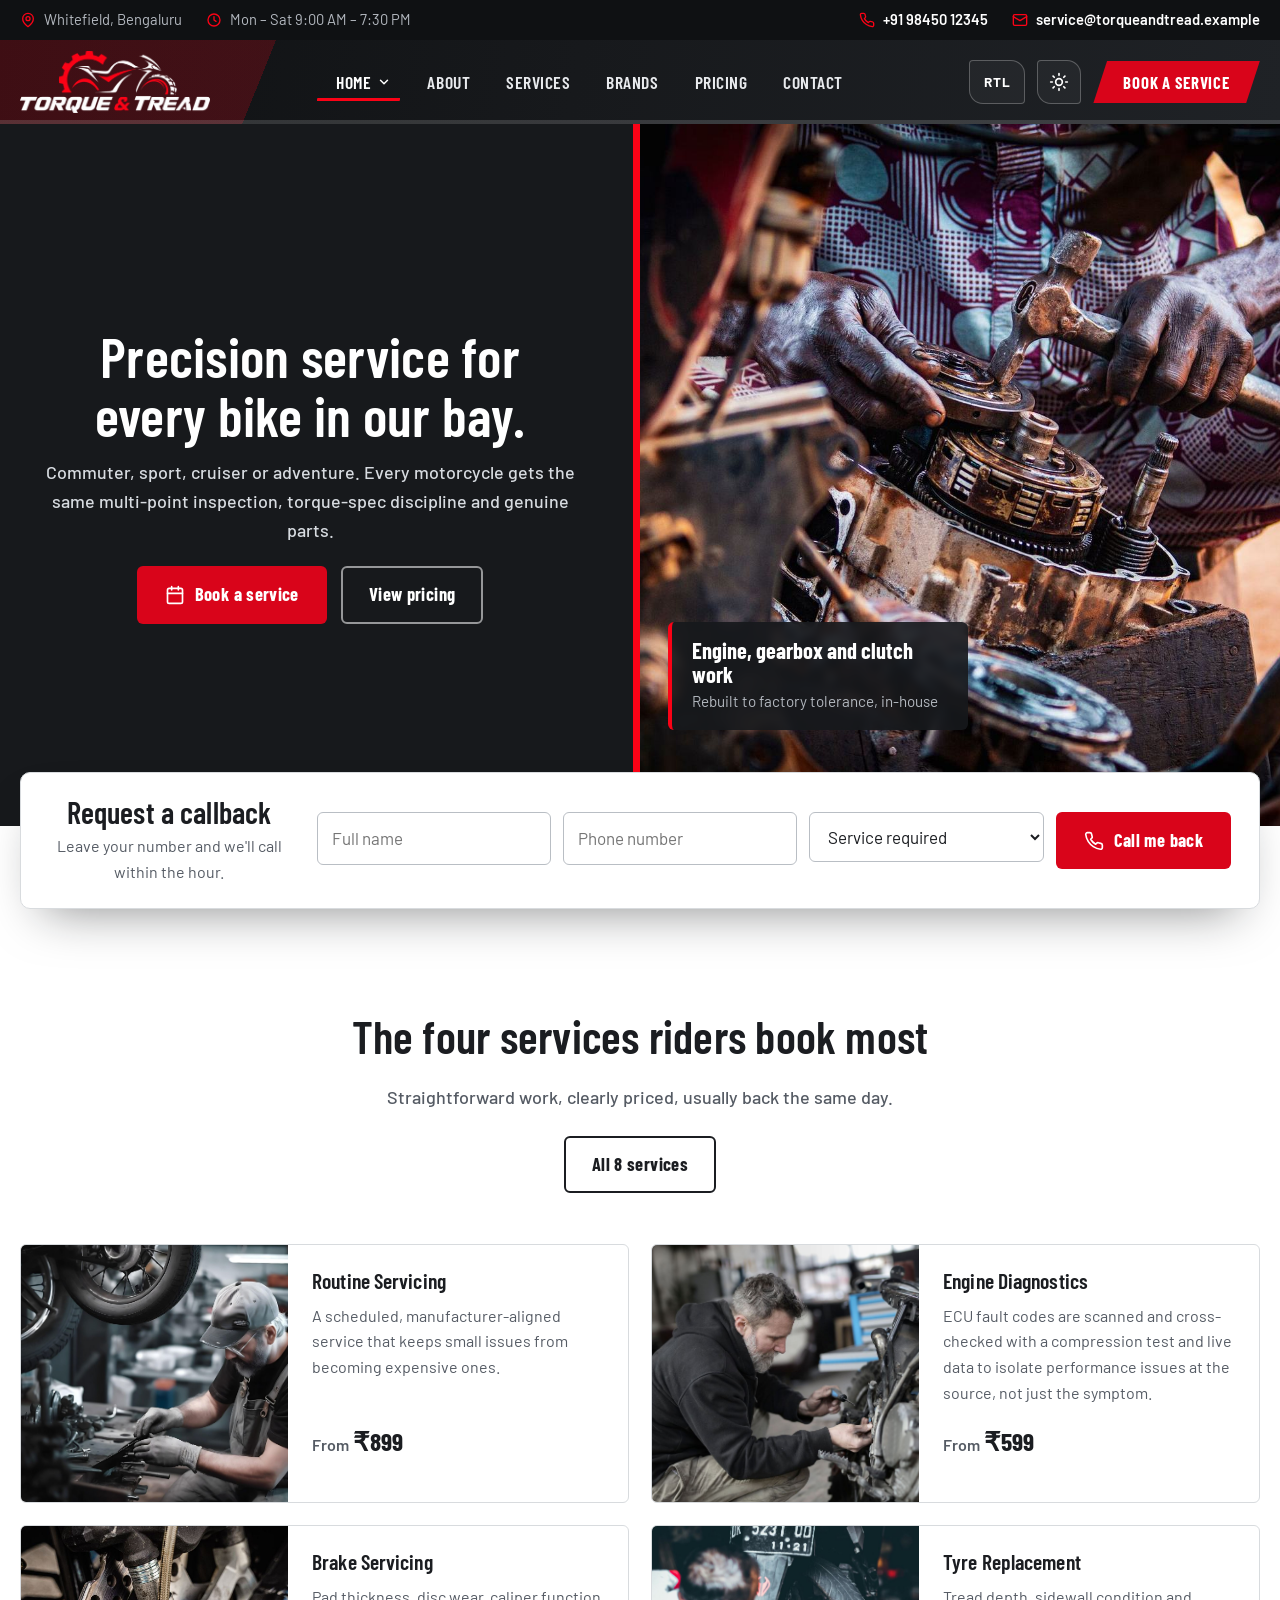
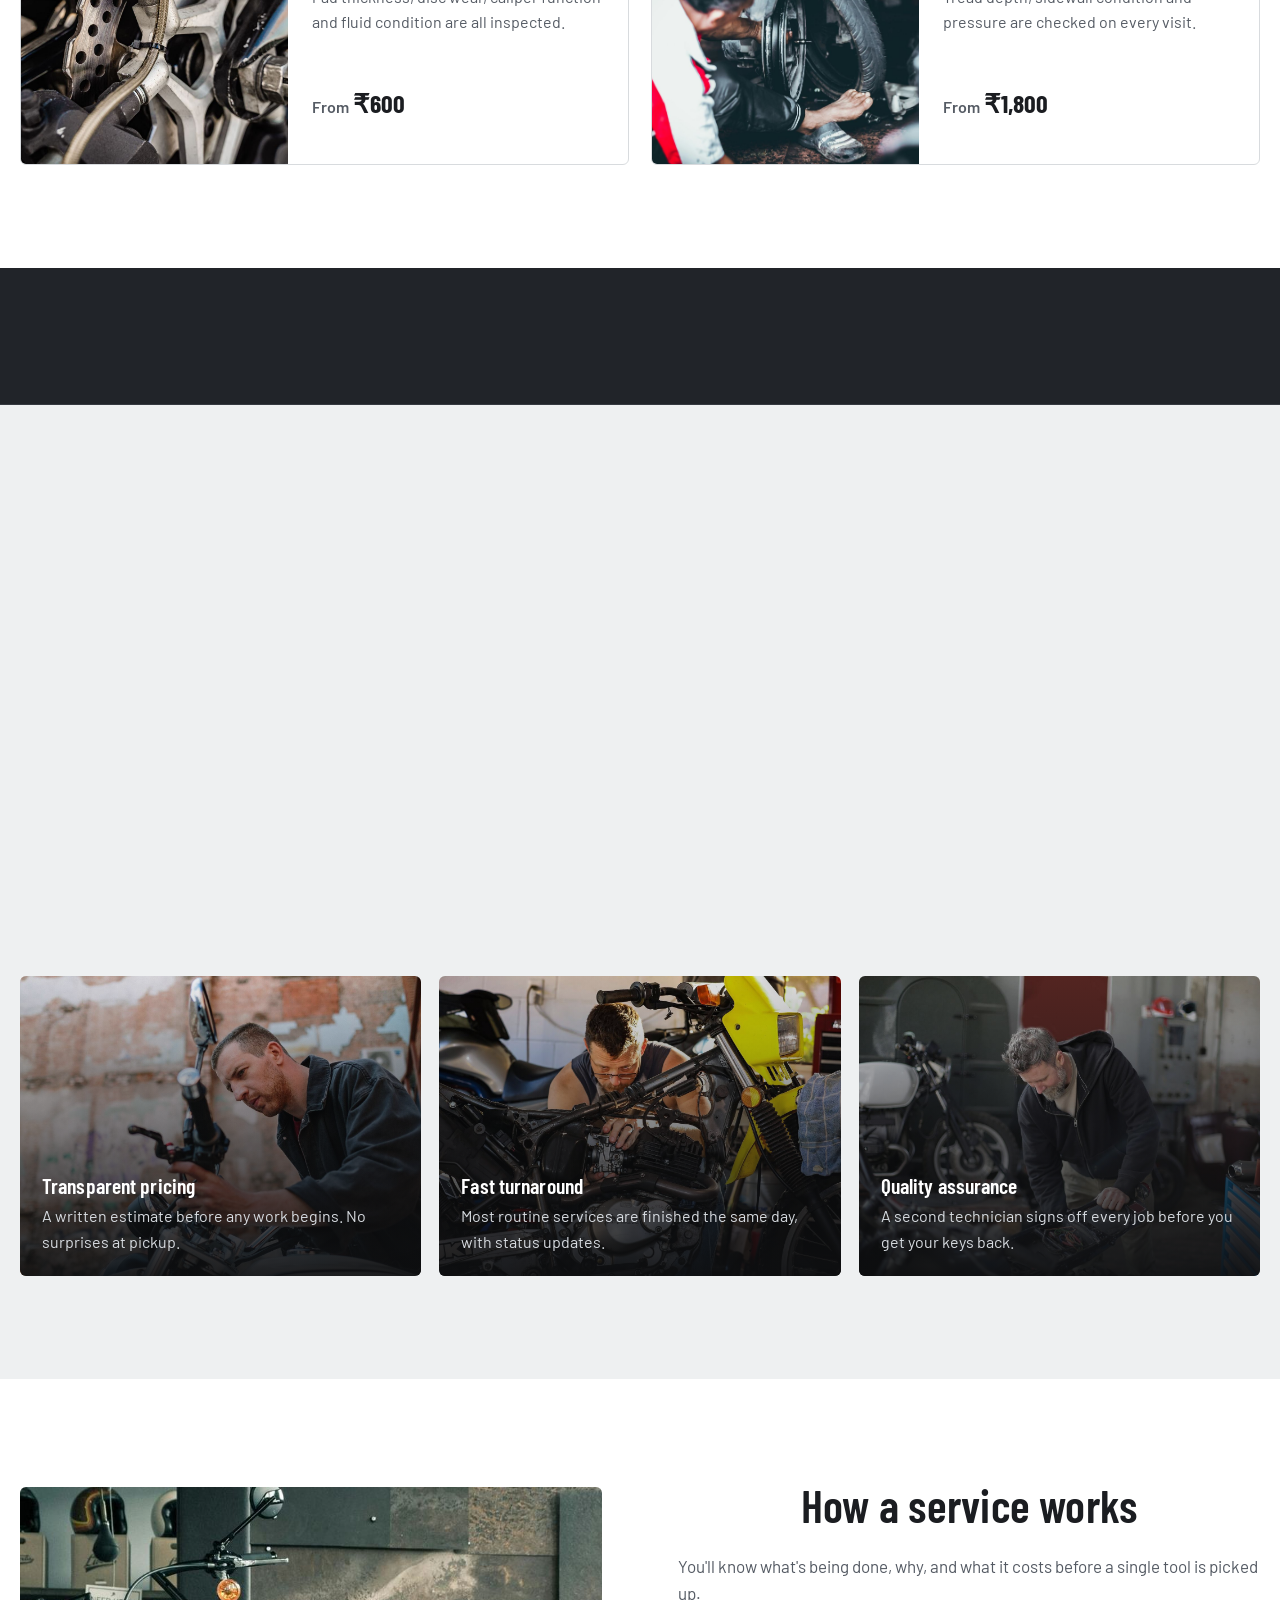
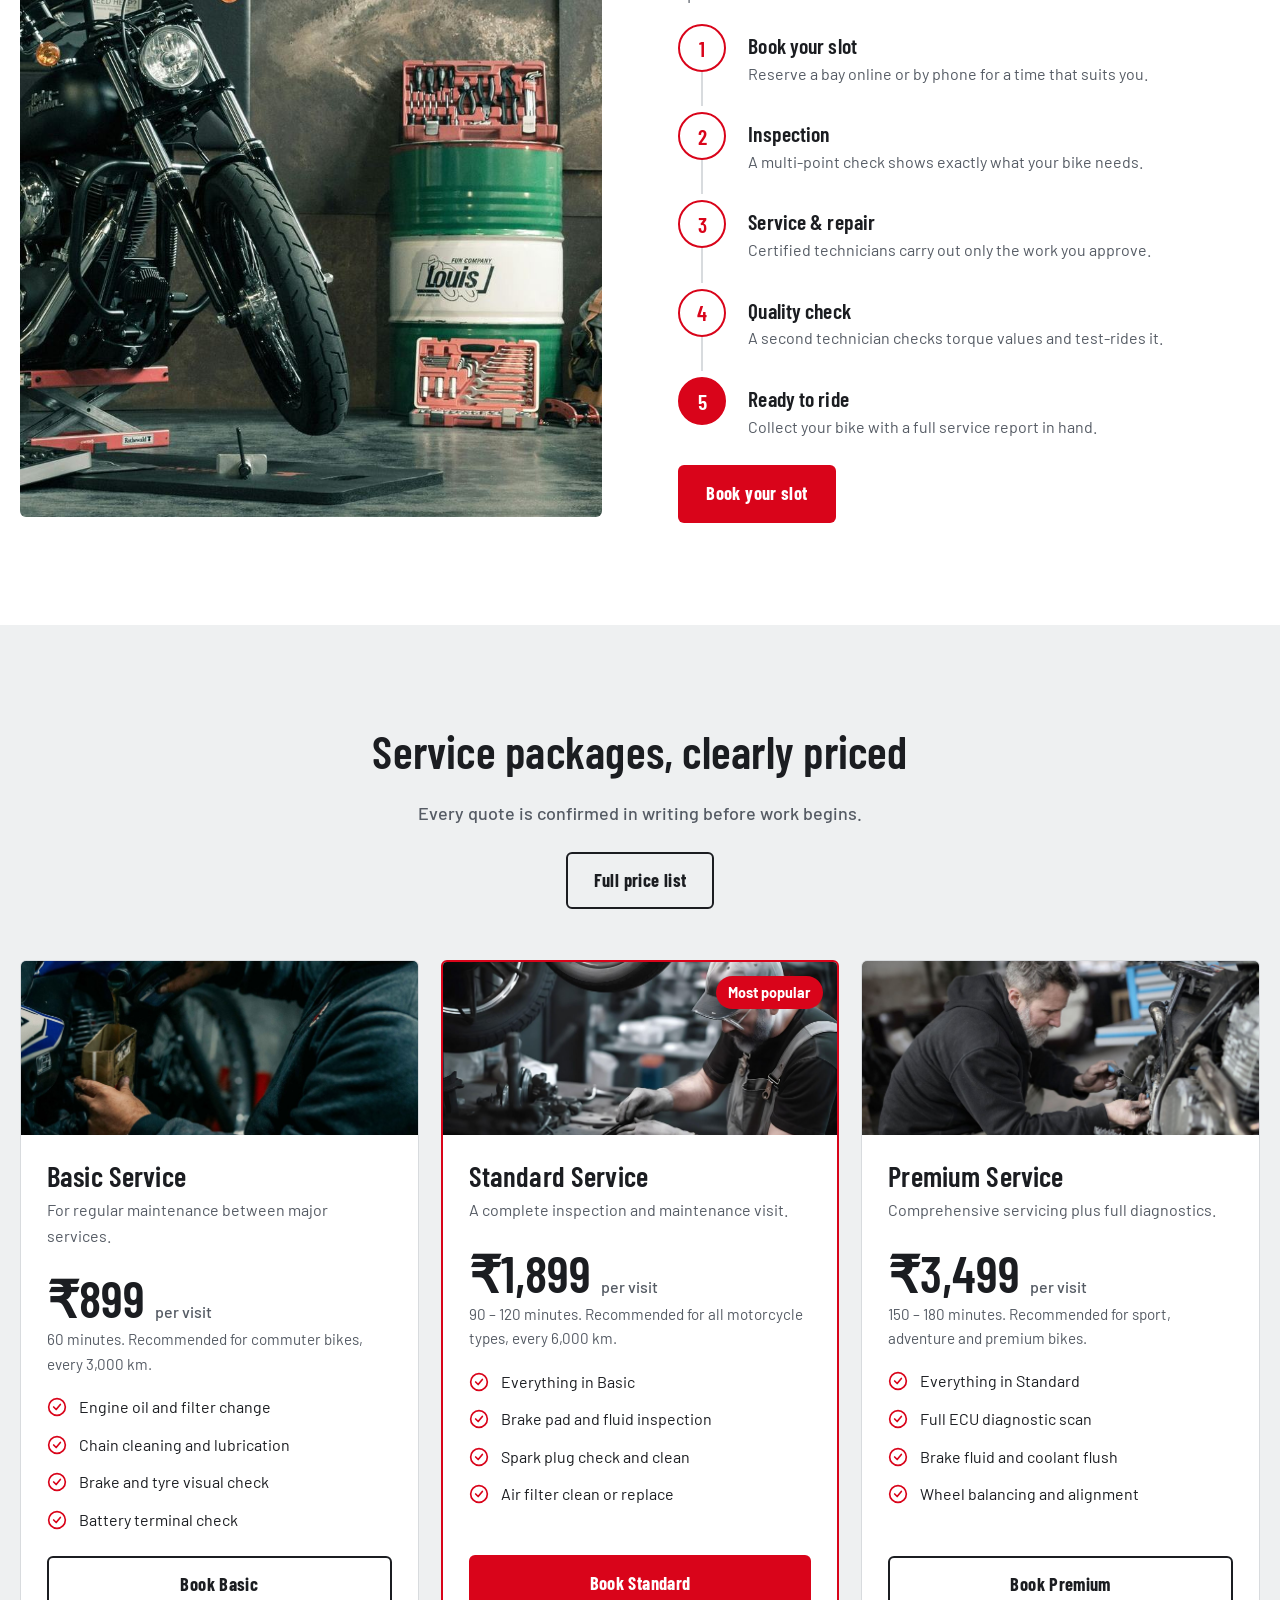
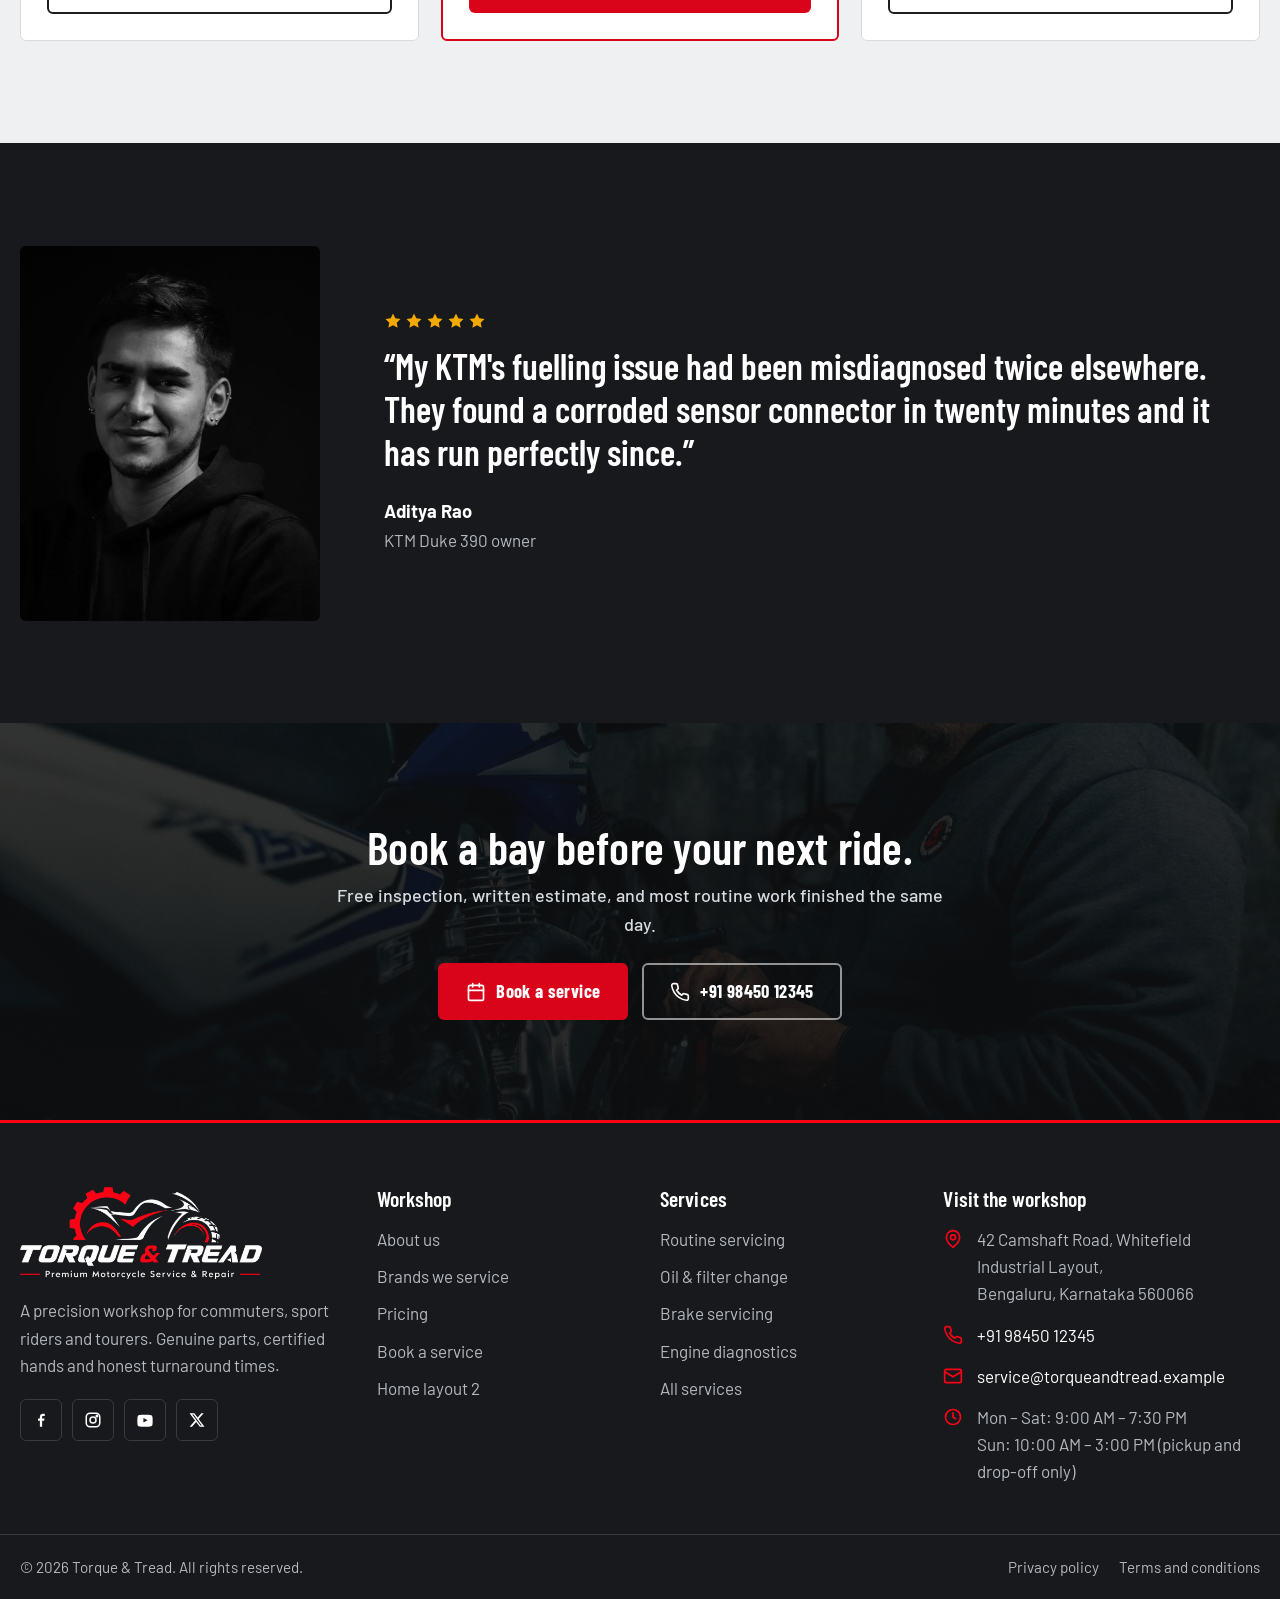
<file: home-v2.html>
<!DOCTYPE html>
<html lang="en" dir="ltr">
<head>
  <meta charset="UTF-8">
  <meta name="viewport" content="width=device-width, initial-scale=1">
  <title>Torque &amp; Tread | Precision Motorcycle Service, Bengaluru (Home 2)</title>
  <meta name="description" content="Precision motorcycle servicing and repair in Bengaluru. Request a callback, compare service packages and book a bay.">
  <link rel="canonical" href="https://www.torqueandtread.example/home-v2.html">
  <meta property="og:type" content="website">
  <meta property="og:title" content="Torque &amp; Tread | Precision Motorcycle Service, Bengaluru (Home 2)">
  <meta property="og:description" content="Precision motorcycle servicing and repair in Bengaluru. Request a callback, compare service packages and book a bay.">
  <meta property="og:image" content="https://www.torqueandtread.example/assets/images/photos/gearbox-rebuild.jpg">
  <meta name="twitter:card" content="summary_large_image">
  <meta name="theme-color" content="#17191c">
  <link rel="icon" type="image/png" href="assets/images/favicon.png">
  <link rel="apple-touch-icon" href="assets/images/apple-touch-icon.png">
  <script>try{if(localStorage.getItem('tt-theme')==='dark')document.documentElement.setAttribute('data-theme','dark');if(localStorage.getItem('tt-dir')==='rtl')document.documentElement.setAttribute('dir','rtl')}catch(e){}</script>
  <link rel="preconnect" href="https://fonts.googleapis.com">
  <link rel="preconnect" href="https://fonts.gstatic.com" crossorigin>
  <link href="https://fonts.googleapis.com/css2?family=Barlow+Condensed:wght@600;700;800&amp;family=Barlow:wght@400;500;600;700&amp;display=swap" rel="stylesheet">
  <link rel="stylesheet" href="assets/css/style.css">
  <link rel="stylesheet" href="assets/css/dark.css">
  <link rel="stylesheet" href="assets/css/rtl.css">
  <script type="application/ld+json">
  {"@context":"https://schema.org","@type":"MotorcycleRepair","name":"Torque & Tread","image":"https://www.torqueandtread.example/assets/images/photos/bike-on-lift.jpg","logo":"https://www.torqueandtread.example/assets/images/logo.png","url":"https://www.torqueandtread.example/","telephone":"+91-98450-12345","email":"service@torqueandtread.example","priceRange":"₹₹","address":{"@type":"PostalAddress","streetAddress":"42 Camshaft Road, Whitefield Industrial Layout","addressLocality":"Bengaluru","addressRegion":"KA","postalCode":"560066","addressCountry":"IN"},"openingHoursSpecification":[{"@type":"OpeningHoursSpecification","dayOfWeek":["Monday","Tuesday","Wednesday","Thursday","Friday","Saturday"],"opens":"09:00","closes":"19:30"},{"@type":"OpeningHoursSpecification","dayOfWeek":"Sunday","opens":"10:00","closes":"15:00"}]}
  </script>
</head>
<body>
  <a class="skip-link" href="#main">Skip to content</a>
  <div class="topbar">
    <div class="container">
      <div class="topbar__group">
        <span class="topbar__item topbar__hide-md"><svg viewBox="0 0 24 24" fill="none" stroke="currentColor" stroke-width="2" stroke-linecap="round" stroke-linejoin="round" aria-hidden="true"><path d="M20 10c0 6-8 12-8 12S4 16 4 10a8 8 0 1 1 16 0Z"/><circle cx="12" cy="10" r="3"/></svg> Whitefield, Bengaluru</span>
        <span class="topbar__item topbar__hide-sm"><svg viewBox="0 0 24 24" fill="none" stroke="currentColor" stroke-width="2" stroke-linecap="round" aria-hidden="true"><circle cx="12" cy="12" r="9"/><path d="M12 7v5l3 2"/></svg> Mon – Sat 9:00 AM – 7:30 PM</span>
      </div>
      <div class="topbar__group">
        <a class="topbar__item" href="tel:+919845012345"><svg viewBox="0 0 24 24" fill="none" stroke="currentColor" stroke-width="2" stroke-linecap="round" stroke-linejoin="round" aria-hidden="true"><path d="M22 16.9v3a2 2 0 0 1-2.2 2 19.8 19.8 0 0 1-8.6-3.1 19.5 19.5 0 0 1-6-6A19.8 19.8 0 0 1 2.1 4.2 2 2 0 0 1 4.1 2h3a2 2 0 0 1 2 1.7c.1 1 .4 1.9.7 2.8a2 2 0 0 1-.5 2.1L8 9.9a16 16 0 0 0 6 6l1.3-1.3a2 2 0 0 1 2.1-.4c.9.3 1.8.6 2.8.7a2 2 0 0 1 1.7 2Z"/></svg> +91 98450 12345</a>
        <a class="topbar__item topbar__hide-md" href="mailto:service@torqueandtread.example"><svg viewBox="0 0 24 24" fill="none" stroke="currentColor" stroke-width="2" stroke-linecap="round" stroke-linejoin="round" aria-hidden="true"><rect x="2" y="4" width="20" height="16" rx="2"/><path d="m22 7-10 6L2 7"/></svg> service@torqueandtread.example</a>
      </div>
    </div>
  </div>
  <header class="site-header">
    <div class="container">
      <a class="brand" href="index.html" aria-label="Torque &amp; Tread home">
        <img src="assets/images/logo-header.png" alt="Torque &amp; Tread motorcycle service and repair" width="800" height="261">
      </a>
      <nav class="nav" id="site-nav" aria-label="Main">
        <ul class="nav__list">
            <li class="has-sub">
              <button class="nav__link" type="button" aria-expanded="false" aria-controls="sub-home" aria-current="page">Home <svg viewBox="0 0 24 24" fill="none" stroke="currentColor" stroke-width="2.5" stroke-linecap="round" stroke-linejoin="round" aria-hidden="true"><path d="m6 9 6 6 6-6"/></svg></button>
              <ul class="nav__sub" id="sub-home">
                <li><a href="index.html">Home layout 1</a></li>
                <li><a href="home-v2.html" aria-current="page">Home layout 2</a></li>
              </ul>
            </li>
            <li><a class="nav__link" href="about.html">About</a></li>
            <li><a class="nav__link" href="services.html">Services</a></li>
            <li><a class="nav__link" href="brands.html">Brands</a></li>
            <li><a class="nav__link" href="pricing.html">Pricing</a></li>
            <li><a class="nav__link" href="contact.html">Contact</a></li>
        </ul>
        <a class="btn btn--primary nav__cta-mobile" href="contact.html"><svg viewBox="0 0 24 24" fill="none" stroke="currentColor" stroke-width="2" stroke-linecap="round" stroke-linejoin="round" aria-hidden="true"><rect x="3" y="4" width="18" height="18" rx="2"/><path d="M16 2v4M8 2v4M3 10h18"/></svg> Book a service</a>
      </nav>
      <div class="header-actions">
        <button class="dir-toggle" type="button" aria-label="Switch text direction to right-to-left" aria-pressed="false" title="Toggle text direction"><span class="dir-toggle__label">RTL</span></button>
        <button class="icon-btn theme-toggle" type="button" aria-label="Dark mode" aria-pressed="false"><svg class="icon-sun" viewBox="0 0 24 24" fill="none" stroke="currentColor" stroke-width="2" stroke-linecap="round" aria-hidden="true"><circle cx="12" cy="12" r="4"/><path d="M12 2v2M12 20v2M4.9 4.9l1.4 1.4M17.7 17.7l1.4 1.4M2 12h2M20 12h2M4.9 19.1l1.4-1.4M17.7 6.3l1.4-1.4"/></svg><svg class="icon-moon" viewBox="0 0 24 24" fill="none" stroke="currentColor" stroke-width="2" stroke-linecap="round" stroke-linejoin="round" aria-hidden="true"><path d="M21 12.8A9 9 0 1 1 11.2 3a7 7 0 0 0 9.8 9.8Z"/></svg></button>
        <a class="btn btn--primary btn--sm" href="contact.html">Book a service</a>
        <button class="icon-btn nav-toggle" type="button" aria-label="Menu" aria-expanded="false" aria-controls="site-nav"><span></span></button>
      </div>
    </div>
  </header>

  <main id="main">
    <section class="hero hero--split">
      <div class="split-hero">
        <div class="split-hero__text">
          <h1>Precision service for every bike in our bay.</h1>
          <p class="hero__lede">Commuter, sport, cruiser or adventure. Every motorcycle gets the same multi-point inspection, torque-spec discipline and genuine parts.</p>
          <div class="hero__actions">
            <a class="btn btn--primary" href="contact.html"><svg viewBox="0 0 24 24" fill="none" stroke="currentColor" stroke-width="2" stroke-linecap="round" stroke-linejoin="round" aria-hidden="true"><rect x="3" y="4" width="18" height="18" rx="2"/><path d="M16 2v4M8 2v4M3 10h18"/></svg> Book a service</a>
            <a class="btn btn--light" href="pricing.html">View pricing</a>
          </div>

        </div>
        <div class="split-hero__media">
          <img src="assets/images/photos/gearbox-rebuild.jpg" alt="Technician's hands rebuilding a motorcycle gearbox and clutch" width="1600" height="1067" fetchpriority="high">
          <div class="split-hero__badge"><strong>Engine, gearbox and clutch work</strong><span>Rebuilt to factory tolerance, in-house</span></div>
        </div>
      </div>
    </section>
    <section class="callback" aria-labelledby="cb-title">
      <div class="container">
        <div class="callback__card">
          <div>
            <h2 id="cb-title">Request a callback</h2>
            <p>Leave your number and we'll call within the hour.</p>
          </div>
          <form class="callback__form" data-validate action="#" method="post">
            <div class="field"><label class="visually-hidden" for="cb-name">Full name</label><input id="cb-name" name="name" type="text" placeholder="Full name" autocomplete="name" required><span class="error">Enter your name.</span></div>
            <div class="field"><label class="visually-hidden" for="cb-phone">Phone number</label><input id="cb-phone" name="phone" type="tel" placeholder="Phone number" autocomplete="tel" required><span class="error">Enter a valid phone number.</span></div>
            <div class="field"><label class="visually-hidden" for="cb-service">Service required</label>
              <select id="cb-service" name="service" required>
                <option value="">Service required</option>
                <option>Routine Servicing</option><option>Oil & Filter Change</option><option>Tyre Replacement</option><option>Brake Servicing</option><option>Chain Adjustment</option><option>Battery Replacement</option><option>Engine Diagnostics</option><option>Electrical Repair</option>
                <option>Not sure, please advise</option>
              </select><span class="error">Choose a service.</span></div>
            <button class="btn btn--primary" type="submit"><svg viewBox="0 0 24 24" fill="none" stroke="currentColor" stroke-width="2" stroke-linecap="round" stroke-linejoin="round" aria-hidden="true"><path d="M22 16.9v3a2 2 0 0 1-2.2 2 19.8 19.8 0 0 1-8.6-3.1 19.5 19.5 0 0 1-6-6A19.8 19.8 0 0 1 2.1 4.2 2 2 0 0 1 4.1 2h3a2 2 0 0 1 2 1.7c.1 1 .4 1.9.7 2.8a2 2 0 0 1-.5 2.1L8 9.9a16 16 0 0 0 6 6l1.3-1.3a2 2 0 0 1 2.1-.4c.9.3 1.8.6 2.8.7a2 2 0 0 1 1.7 2Z"/></svg> Call me back</button>
            <div class="form-success callback__success" role="status" tabindex="-1"><svg viewBox="0 0 24 24" fill="none" stroke="currentColor" stroke-width="2" stroke-linecap="round" stroke-linejoin="round" aria-hidden="true"><circle cx="12" cy="12" r="10"/><path d="m8 12 3 3 5-6"/></svg> Got it. We'll call you back shortly.</div>
          </form>
        </div>
      </div>
    </section>

    <section class="section">
      <div class="container">
        <div class="section-head section-head--row">
          <div>
            <h2>The four services riders book most</h2>
            <p>Straightforward work, clearly priced, usually back the same day.</p>
          </div>
          <a class="btn btn--outline" href="services.html">All 8 services</a>
        </div>
        <ul class="feature-services">
          <li class="feature-service">
            <div class="feature-service__img"><img src="assets/images/photos/mechanic-bench.jpg" alt="Technician in gloves servicing a motorcycle at the workbench" width="800" height="600" loading="lazy"></div>
            <div class="feature-service__body">
              <h3><a href="services.html#routine-servicing">Routine Servicing</a></h3>
              <p>A scheduled, manufacturer-aligned service that keeps small issues from becoming expensive ones.</p>
              <p class="price-from">From<strong>₹899</strong></p>
            </div>
          </li>
          <li class="feature-service">
            <div class="feature-service__img"><img src="assets/images/photos/engine-diagnostics.jpg" alt="Technician crouching beside a motorcycle engine running diagnostics" width="800" height="600" loading="lazy"></div>
            <div class="feature-service__body">
              <h3><a href="service-details.html">Engine Diagnostics</a></h3>
              <p>ECU fault codes are scanned and cross-checked with a compression test and live data to isolate performance issues at the source, not just the symptom.</p>
              <p class="price-from">From<strong>₹599</strong></p>
            </div>
          </li>
          <li class="feature-service">
            <div class="feature-service__img"><img src="assets/images/photos/brake-servicing.jpg" alt="Close-up of a motorcycle front brake disc and caliper" width="800" height="600" loading="lazy"></div>
            <div class="feature-service__body">
              <h3><a href="services.html#brake-servicing">Brake Servicing</a></h3>
              <p>Pad thickness, disc wear, caliper function and fluid condition are all inspected.</p>
              <p class="price-from">From<strong>₹600</strong></p>
            </div>
          </li>
          <li class="feature-service">
            <div class="feature-service__img"><img src="assets/images/photos/tyre-service.jpg" alt="Mechanic working on a motorcycle rear wheel and tyre" width="800" height="600" loading="lazy"></div>
            <div class="feature-service__body">
              <h3><a href="services.html#tyre-replacement">Tyre Replacement</a></h3>
              <p>Tread depth, sidewall condition and pressure are checked on every visit.</p>
              <p class="price-from">From<strong>₹1,800</strong></p>
            </div>
          </li>
          
        </ul>
      </div>
    </section>
    <section class="brand-strip" aria-label="Every major brand">
      <div class="container">
        <p class="brand-strip__label">Every major brand<span>Model-specific specs on file</span></p>
        <ul class="logo-row"><li><div class="logo-plate"><img src="assets/images/brands/honda.png" alt="Honda logo" width="160" height="110" loading="lazy"></div></li><li><div class="logo-plate"><img src="assets/images/brands/yamaha.png" alt="Yamaha logo" width="160" height="110" loading="lazy"></div></li><li><div class="logo-plate"><img src="assets/images/brands/royal-enfield.png" alt="Royal Enfield logo" width="160" height="110" loading="lazy"></div></li><li><div class="logo-plate"><img src="assets/images/brands/ktm.png" alt="KTM logo" width="160" height="110" loading="lazy"></div></li><li><div class="logo-plate"><img src="assets/images/brands/suzuki.png" alt="Suzuki logo" width="160" height="110" loading="lazy"></div></li><li><div class="logo-plate"><img src="assets/images/brands/kawasaki.png" alt="Kawasaki logo" width="160" height="110" loading="lazy"></div></li><li><div class="logo-plate"><img src="assets/images/brands/bajaj.png" alt="Bajaj logo" width="160" height="110" loading="lazy"></div></li><li><div class="logo-plate"><img src="assets/images/brands/tvs.png" alt="TVS logo" width="160" height="110" loading="lazy"></div></li><li><div class="logo-plate"><img src="assets/images/brands/hero.png" alt="Hero logo" width="160" height="110" loading="lazy"></div></li></ul>
      </div>
    </section>

    <section class="section section--concrete">
      <div class="container">
        <div class="section-head section-head--center">
          <h2>Six reasons riders trust our workshop</h2>
          <p>What happens behind the workshop door is what keeps your bike on the road.</p>
        </div>
        <ul class="reason-mosaic">
          <li class="reason-tile">
            <img src="assets/images/photos/technician-at-work.jpg" alt="Certified technician working on a motorcycle" width="800" height="600" loading="lazy">
            <div class="reason-tile__body"><h3>Certified technicians</h3><p>Factory-trained staff across major commuter and performance brands.</p></div>
          </li><li class="reason-tile">
            <img src="assets/images/photos/diagnostic-scanner.jpg" alt="Handheld motorcycle diagnostic scanner connected to an ECU" width="800" height="600" loading="lazy">
            <div class="reason-tile__body"><h3>Advanced diagnostic tools</h3><p>OEM-grade scanners catch faults a road test alone would miss.</p></div>
          </li><li class="reason-tile">
            <img src="assets/images/photos/engine-hands.jpg" alt="Technician fitting a genuine part to a motorcycle engine" width="800" height="600" loading="lazy">
            <div class="reason-tile__body"><h3>Genuine quality parts</h3><p>Only OEM or OEM-equivalent parts go back onto your bike.</p></div>
          </li><li class="reason-tile">
            <img src="assets/images/photos/estimate-inspection.jpg" alt="Technician inspecting a motorcycle before writing an estimate" width="800" height="600" loading="lazy">
            <div class="reason-tile__body"><h3>Transparent pricing</h3><p>A written estimate before any work begins. No surprises at pickup.</p></div>
          </li><li class="reason-tile">
            <img src="assets/images/photos/workshop-floor.jpg" alt="Busy workshop floor with motorcycles being serviced" width="800" height="600" loading="lazy">
            <div class="reason-tile__body"><h3>Fast turnaround</h3><p>Most routine services are finished the same day, with status updates.</p></div>
          </li><li class="reason-tile">
            <img src="assets/images/photos/quality-check.jpg" alt="Technician doing a final quality check" width="800" height="600" loading="lazy">
            <div class="reason-tile__body"><h3>Quality assurance</h3><p>A second technician signs off every job before you get your keys back.</p></div>
          </li>
        </ul>
      </div>
    </section>

    <section class="section">
      <div class="container split">
        <div class="split__media">
          <img src="assets/images/photos/garage-bay.jpg" alt="Motorcycle in a clean workshop bay next to oil drums and tools" width="1600" height="900" loading="lazy">
        </div>
        <div>
          <h2>How a service works</h2>
          <p class="muted">You'll know what's being done, why, and what it costs before a single tool is picked up.</p>
          <ol class="timeline"><li><span class="n">1</span><div><h3>Book your slot</h3><p>Reserve a bay online or by phone for a time that suits you.</p></div></li><li><span class="n">2</span><div><h3>Inspection</h3><p>A multi-point check shows exactly what your bike needs.</p></div></li><li><span class="n">3</span><div><h3>Service & repair</h3><p>Certified technicians carry out only the work you approve.</p></div></li><li><span class="n">4</span><div><h3>Quality check</h3><p>A second technician checks torque values and test-rides it.</p></div></li><li><span class="n">5</span><div><h3>Ready to ride</h3><p>Collect your bike with a full service report in hand.</p></div></li></ol>
          <a class="btn btn--primary" href="contact.html">Book your slot</a>
        </div>
      </div>
    </section>

    <section class="section section--concrete">
      <div class="container">
        <div class="section-head section-head--row">
          <div>
            <h2>Service packages, clearly priced</h2>
            <p>Every quote is confirmed in writing before work begins.</p>
          </div>
          <a class="btn btn--outline" href="pricing.html">Full price list</a>
        </div>
        <ul class="plans"><li class="plan">
            
            <div class="plan__img"><img src="assets/images/photos/oil-change.jpg" alt="" width="800" height="350" loading="lazy"></div>
            <div class="plan__body">
              <h3>Basic Service</h3>
              <p class="plan__desc">For regular maintenance between major services.</p>
              <p class="plan__price">₹899 <small>per visit</small></p>
              <p class="plan__meta">60 minutes. Recommended for commuter bikes, every 3,000 km.</p>
              <ul class="check-list"><li><svg viewBox="0 0 24 24" fill="none" stroke="currentColor" stroke-width="2" stroke-linecap="round" stroke-linejoin="round" aria-hidden="true"><circle cx="12" cy="12" r="10"/><path d="m8 12 3 3 5-6"/></svg><span>Engine oil and filter change</span></li><li><svg viewBox="0 0 24 24" fill="none" stroke="currentColor" stroke-width="2" stroke-linecap="round" stroke-linejoin="round" aria-hidden="true"><circle cx="12" cy="12" r="10"/><path d="m8 12 3 3 5-6"/></svg><span>Chain cleaning and lubrication</span></li><li><svg viewBox="0 0 24 24" fill="none" stroke="currentColor" stroke-width="2" stroke-linecap="round" stroke-linejoin="round" aria-hidden="true"><circle cx="12" cy="12" r="10"/><path d="m8 12 3 3 5-6"/></svg><span>Brake and tyre visual check</span></li><li><svg viewBox="0 0 24 24" fill="none" stroke="currentColor" stroke-width="2" stroke-linecap="round" stroke-linejoin="round" aria-hidden="true"><circle cx="12" cy="12" r="10"/><path d="m8 12 3 3 5-6"/></svg><span>Battery terminal check</span></li></ul>
              <a class="btn btn--outline btn--block" href="contact.html?service=basic">Book Basic</a>
            </div>
          </li><li class="plan plan--popular">
            <span class="plan__flag">Most popular</span>
            <div class="plan__img"><img src="assets/images/photos/mechanic-bench.jpg" alt="" width="800" height="350" loading="lazy"></div>
            <div class="plan__body">
              <h3>Standard Service</h3>
              <p class="plan__desc">A complete inspection and maintenance visit.</p>
              <p class="plan__price">₹1,899 <small>per visit</small></p>
              <p class="plan__meta">90 – 120 minutes. Recommended for all motorcycle types, every 6,000 km.</p>
              <ul class="check-list"><li><svg viewBox="0 0 24 24" fill="none" stroke="currentColor" stroke-width="2" stroke-linecap="round" stroke-linejoin="round" aria-hidden="true"><circle cx="12" cy="12" r="10"/><path d="m8 12 3 3 5-6"/></svg><span>Everything in Basic</span></li><li><svg viewBox="0 0 24 24" fill="none" stroke="currentColor" stroke-width="2" stroke-linecap="round" stroke-linejoin="round" aria-hidden="true"><circle cx="12" cy="12" r="10"/><path d="m8 12 3 3 5-6"/></svg><span>Brake pad and fluid inspection</span></li><li><svg viewBox="0 0 24 24" fill="none" stroke="currentColor" stroke-width="2" stroke-linecap="round" stroke-linejoin="round" aria-hidden="true"><circle cx="12" cy="12" r="10"/><path d="m8 12 3 3 5-6"/></svg><span>Spark plug check and clean</span></li><li><svg viewBox="0 0 24 24" fill="none" stroke="currentColor" stroke-width="2" stroke-linecap="round" stroke-linejoin="round" aria-hidden="true"><circle cx="12" cy="12" r="10"/><path d="m8 12 3 3 5-6"/></svg><span>Air filter clean or replace</span></li></ul>
              <a class="btn btn--primary btn--block" href="contact.html?service=standard">Book Standard</a>
            </div>
          </li><li class="plan">
            
            <div class="plan__img"><img src="assets/images/photos/engine-diagnostics.jpg" alt="" width="800" height="350" loading="lazy"></div>
            <div class="plan__body">
              <h3>Premium Service</h3>
              <p class="plan__desc">Comprehensive servicing plus full diagnostics.</p>
              <p class="plan__price">₹3,499 <small>per visit</small></p>
              <p class="plan__meta">150 – 180 minutes. Recommended for sport, adventure and premium bikes.</p>
              <ul class="check-list"><li><svg viewBox="0 0 24 24" fill="none" stroke="currentColor" stroke-width="2" stroke-linecap="round" stroke-linejoin="round" aria-hidden="true"><circle cx="12" cy="12" r="10"/><path d="m8 12 3 3 5-6"/></svg><span>Everything in Standard</span></li><li><svg viewBox="0 0 24 24" fill="none" stroke="currentColor" stroke-width="2" stroke-linecap="round" stroke-linejoin="round" aria-hidden="true"><circle cx="12" cy="12" r="10"/><path d="m8 12 3 3 5-6"/></svg><span>Full ECU diagnostic scan</span></li><li><svg viewBox="0 0 24 24" fill="none" stroke="currentColor" stroke-width="2" stroke-linecap="round" stroke-linejoin="round" aria-hidden="true"><circle cx="12" cy="12" r="10"/><path d="m8 12 3 3 5-6"/></svg><span>Brake fluid and coolant flush</span></li><li><svg viewBox="0 0 24 24" fill="none" stroke="currentColor" stroke-width="2" stroke-linecap="round" stroke-linejoin="round" aria-hidden="true"><circle cx="12" cy="12" r="10"/><path d="m8 12 3 3 5-6"/></svg><span>Wheel balancing and alignment</span></li></ul>
              <a class="btn btn--outline btn--block" href="contact.html?service=premium">Book Premium</a>
            </div>
          </li></ul>
      </div>
    </section>

    <section class="section section--dark">
      <div class="container quote-feature">
        <img src="assets/images/people/aditya.jpg" alt="Portrait of Aditya Rao" width="600" height="750" loading="lazy">
        <figure style="margin:0">
          <div class="stars" role="img" aria-label="Rated 5 out of 5"><svg viewBox="0 0 24 24" fill="currentColor" aria-hidden="true"><path d="m12 2 3.1 6.3 6.9 1-5 4.9 1.2 6.8L12 17.8 5.8 21l1.2-6.8-5-4.9 6.9-1Z"/></svg><svg viewBox="0 0 24 24" fill="currentColor" aria-hidden="true"><path d="m12 2 3.1 6.3 6.9 1-5 4.9 1.2 6.8L12 17.8 5.8 21l1.2-6.8-5-4.9 6.9-1Z"/></svg><svg viewBox="0 0 24 24" fill="currentColor" aria-hidden="true"><path d="m12 2 3.1 6.3 6.9 1-5 4.9 1.2 6.8L12 17.8 5.8 21l1.2-6.8-5-4.9 6.9-1Z"/></svg><svg viewBox="0 0 24 24" fill="currentColor" aria-hidden="true"><path d="m12 2 3.1 6.3 6.9 1-5 4.9 1.2 6.8L12 17.8 5.8 21l1.2-6.8-5-4.9 6.9-1Z"/></svg><svg viewBox="0 0 24 24" fill="currentColor" aria-hidden="true"><path d="m12 2 3.1 6.3 6.9 1-5 4.9 1.2 6.8L12 17.8 5.8 21l1.2-6.8-5-4.9 6.9-1Z"/></svg></div>
          <blockquote>“My KTM's fuelling issue had been misdiagnosed twice elsewhere. They found a corroded sensor connector in twenty minutes and it has run perfectly since.”</blockquote>
          <figcaption><cite><strong>Aditya Rao</strong>KTM Duke 390 owner</cite></figcaption>
        </figure>
      </div>
    </section>
    <section class="cta-band">
      <img src="assets/images/photos/technician-at-work.jpg" alt="" width="1600" height="900" loading="lazy">
      <div class="container">
        <div>
          <h2>Book a bay before your next ride.</h2>
          <p>Free inspection, written estimate, and most routine work finished the same day.</p>
        </div>
        <div class="cta-band__actions">
          <a class="btn btn--primary" href="contact.html"><svg viewBox="0 0 24 24" fill="none" stroke="currentColor" stroke-width="2" stroke-linecap="round" stroke-linejoin="round" aria-hidden="true"><rect x="3" y="4" width="18" height="18" rx="2"/><path d="M16 2v4M8 2v4M3 10h18"/></svg> Book a service</a>
          <a class="btn btn--light" href="tel:+919845012345"><svg viewBox="0 0 24 24" fill="none" stroke="currentColor" stroke-width="2" stroke-linecap="round" stroke-linejoin="round" aria-hidden="true"><path d="M22 16.9v3a2 2 0 0 1-2.2 2 19.8 19.8 0 0 1-8.6-3.1 19.5 19.5 0 0 1-6-6A19.8 19.8 0 0 1 2.1 4.2 2 2 0 0 1 4.1 2h3a2 2 0 0 1 2 1.7c.1 1 .4 1.9.7 2.8a2 2 0 0 1-.5 2.1L8 9.9a16 16 0 0 0 6 6l1.3-1.3a2 2 0 0 1 2.1-.4c.9.3 1.8.6 2.8.7a2 2 0 0 1 1.7 2Z"/></svg> +91 98450 12345</a>
        </div>
      </div>
    </section>

  </main>

  <footer class="site-footer">
    <div class="container footer-top">
      <div class="footer-brand">
        <img src="assets/images/logo.png" alt="Torque &amp; Tread — Premium Motorcycle Service &amp; Repair" width="900" height="342" loading="lazy">
        <p>A precision workshop for commuters, sport riders and tourers. Genuine parts, certified hands and honest turnaround times.</p>
        <div class="socials">
          <a href="https://facebook.com" target="_blank" rel="noopener" aria-label="Facebook"><svg viewBox="0 0 24 24" fill="currentColor" aria-hidden="true"><path d="M13.5 21v-8h2.7l.4-3.1h-3.1V8c0-.9.2-1.5 1.6-1.5H17V3.7c-.3 0-1.3-.1-2.4-.1-2.4 0-4.1 1.5-4.1 4.2v2.1H8v3.1h2.5V21Z"/></svg></a>
          <a href="https://instagram.com" target="_blank" rel="noopener" aria-label="Instagram"><svg viewBox="0 0 24 24" fill="none" stroke="currentColor" stroke-width="2" aria-hidden="true"><rect x="3" y="3" width="18" height="18" rx="5"/><circle cx="12" cy="12" r="4"/><circle cx="17.2" cy="6.8" r="1"/></svg></a>
          <a href="https://youtube.com" target="_blank" rel="noopener" aria-label="YouTube"><svg viewBox="0 0 24 24" fill="currentColor" aria-hidden="true"><path d="M22 8.4s-.2-1.5-.8-2.2c-.8-.8-1.7-.8-2.1-.9C16.3 5 12 5 12 5s-4.3 0-7.1.3c-.4 0-1.3.1-2.1.9C2.2 6.9 2 8.4 2 8.4S1.8 10.1 1.8 12v1.9c0 1.9.2 3.6.2 3.6s.2 1.5.8 2.2c.8.9 1.9.8 2.3.9C6.6 20.9 12 21 12 21s4.3 0 7.1-.3c.4 0 1.3-.1 2.1-.9.6-.7.8-2.2.8-2.2s.2-1.7.2-3.6V12c0-1.9-.2-3.6-.2-3.6ZM9.9 15.4V9.4l5.6 3Z"/></svg></a>
          <a href="https://x.com" target="_blank" rel="noopener" aria-label="X"><svg viewBox="0 0 24 24" fill="currentColor" aria-hidden="true"><path d="M17.8 3h3.1l-6.8 7.7L22 21h-6.2l-4.9-6.4L5.3 21H2.2l7.2-8.3L2 3h6.4l4.4 5.8Zm-1.1 16.2h1.7L7.4 4.7H5.6Z"/></svg></a>
        </div>
      </div>
      <div>
        <h2>Workshop</h2>
        <ul class="footer-links">
          <li><a href="about.html">About us</a></li>
          <li><a href="brands.html">Brands we service</a></li>
          <li><a href="pricing.html">Pricing</a></li>
          <li><a href="contact.html">Book a service</a></li>
          <li><a href="home-v2.html">Home layout 2</a></li>
        </ul>
      </div>
      <div>
        <h2>Services</h2>
        <ul class="footer-links">
          <li><a href="services.html#routine-servicing">Routine servicing</a></li>
          <li><a href="services.html#oil-filter-change">Oil &amp; filter change</a></li>
          <li><a href="services.html#brake-servicing">Brake servicing</a></li>
          <li><a href="service-details.html">Engine diagnostics</a></li>
          <li><a href="services.html">All services</a></li>
        </ul>
      </div>
      <div>
        <h2>Visit the workshop</h2>
        <ul class="footer-contact">
          <li><svg viewBox="0 0 24 24" fill="none" stroke="currentColor" stroke-width="2" stroke-linecap="round" stroke-linejoin="round" aria-hidden="true"><path d="M20 10c0 6-8 12-8 12S4 16 4 10a8 8 0 1 1 16 0Z"/><circle cx="12" cy="10" r="3"/></svg><span>42 Camshaft Road, Whitefield Industrial Layout,<br>Bengaluru, Karnataka 560066</span></li>
          <li><svg viewBox="0 0 24 24" fill="none" stroke="currentColor" stroke-width="2" stroke-linecap="round" stroke-linejoin="round" aria-hidden="true"><path d="M22 16.9v3a2 2 0 0 1-2.2 2 19.8 19.8 0 0 1-8.6-3.1 19.5 19.5 0 0 1-6-6A19.8 19.8 0 0 1 2.1 4.2 2 2 0 0 1 4.1 2h3a2 2 0 0 1 2 1.7c.1 1 .4 1.9.7 2.8a2 2 0 0 1-.5 2.1L8 9.9a16 16 0 0 0 6 6l1.3-1.3a2 2 0 0 1 2.1-.4c.9.3 1.8.6 2.8.7a2 2 0 0 1 1.7 2Z"/></svg><a href="tel:+919845012345">+91 98450 12345</a></li>
          <li><svg viewBox="0 0 24 24" fill="none" stroke="currentColor" stroke-width="2" stroke-linecap="round" stroke-linejoin="round" aria-hidden="true"><rect x="2" y="4" width="20" height="16" rx="2"/><path d="m22 7-10 6L2 7"/></svg><a href="mailto:service@torqueandtread.example">service@torqueandtread.example</a></li>
          <li><svg viewBox="0 0 24 24" fill="none" stroke="currentColor" stroke-width="2" stroke-linecap="round" aria-hidden="true"><circle cx="12" cy="12" r="9"/><path d="M12 7v5l3 2"/></svg><span>Mon – Sat: 9:00 AM – 7:30 PM<br>Sun: 10:00 AM – 3:00 PM (pickup and drop-off only)</span></li>
        </ul>
      </div>
    </div>
    <div class="container footer-bottom">
      <span>© <span data-year>2026</span> Torque &amp; Tread. All rights reserved.</span>
      <nav aria-label="Legal"><a href="coming-soon.html">Privacy policy</a><a href="coming-soon.html">Terms and conditions</a></nav>
    </div>
  </footer>

  <div class="mobile-cta">
    <a class="btn btn--light" href="tel:+919845012345"><svg viewBox="0 0 24 24" fill="none" stroke="currentColor" stroke-width="2" stroke-linecap="round" stroke-linejoin="round" aria-hidden="true"><path d="M22 16.9v3a2 2 0 0 1-2.2 2 19.8 19.8 0 0 1-8.6-3.1 19.5 19.5 0 0 1-6-6A19.8 19.8 0 0 1 2.1 4.2 2 2 0 0 1 4.1 2h3a2 2 0 0 1 2 1.7c.1 1 .4 1.9.7 2.8a2 2 0 0 1-.5 2.1L8 9.9a16 16 0 0 0 6 6l1.3-1.3a2 2 0 0 1 2.1-.4c.9.3 1.8.6 2.8.7a2 2 0 0 1 1.7 2Z"/></svg> Call</a>
    <a class="btn btn--primary" href="contact.html">Book a service</a>
  </div>

  <script src="assets/js/main.js" defer></script>
</body>
</html>
</file>
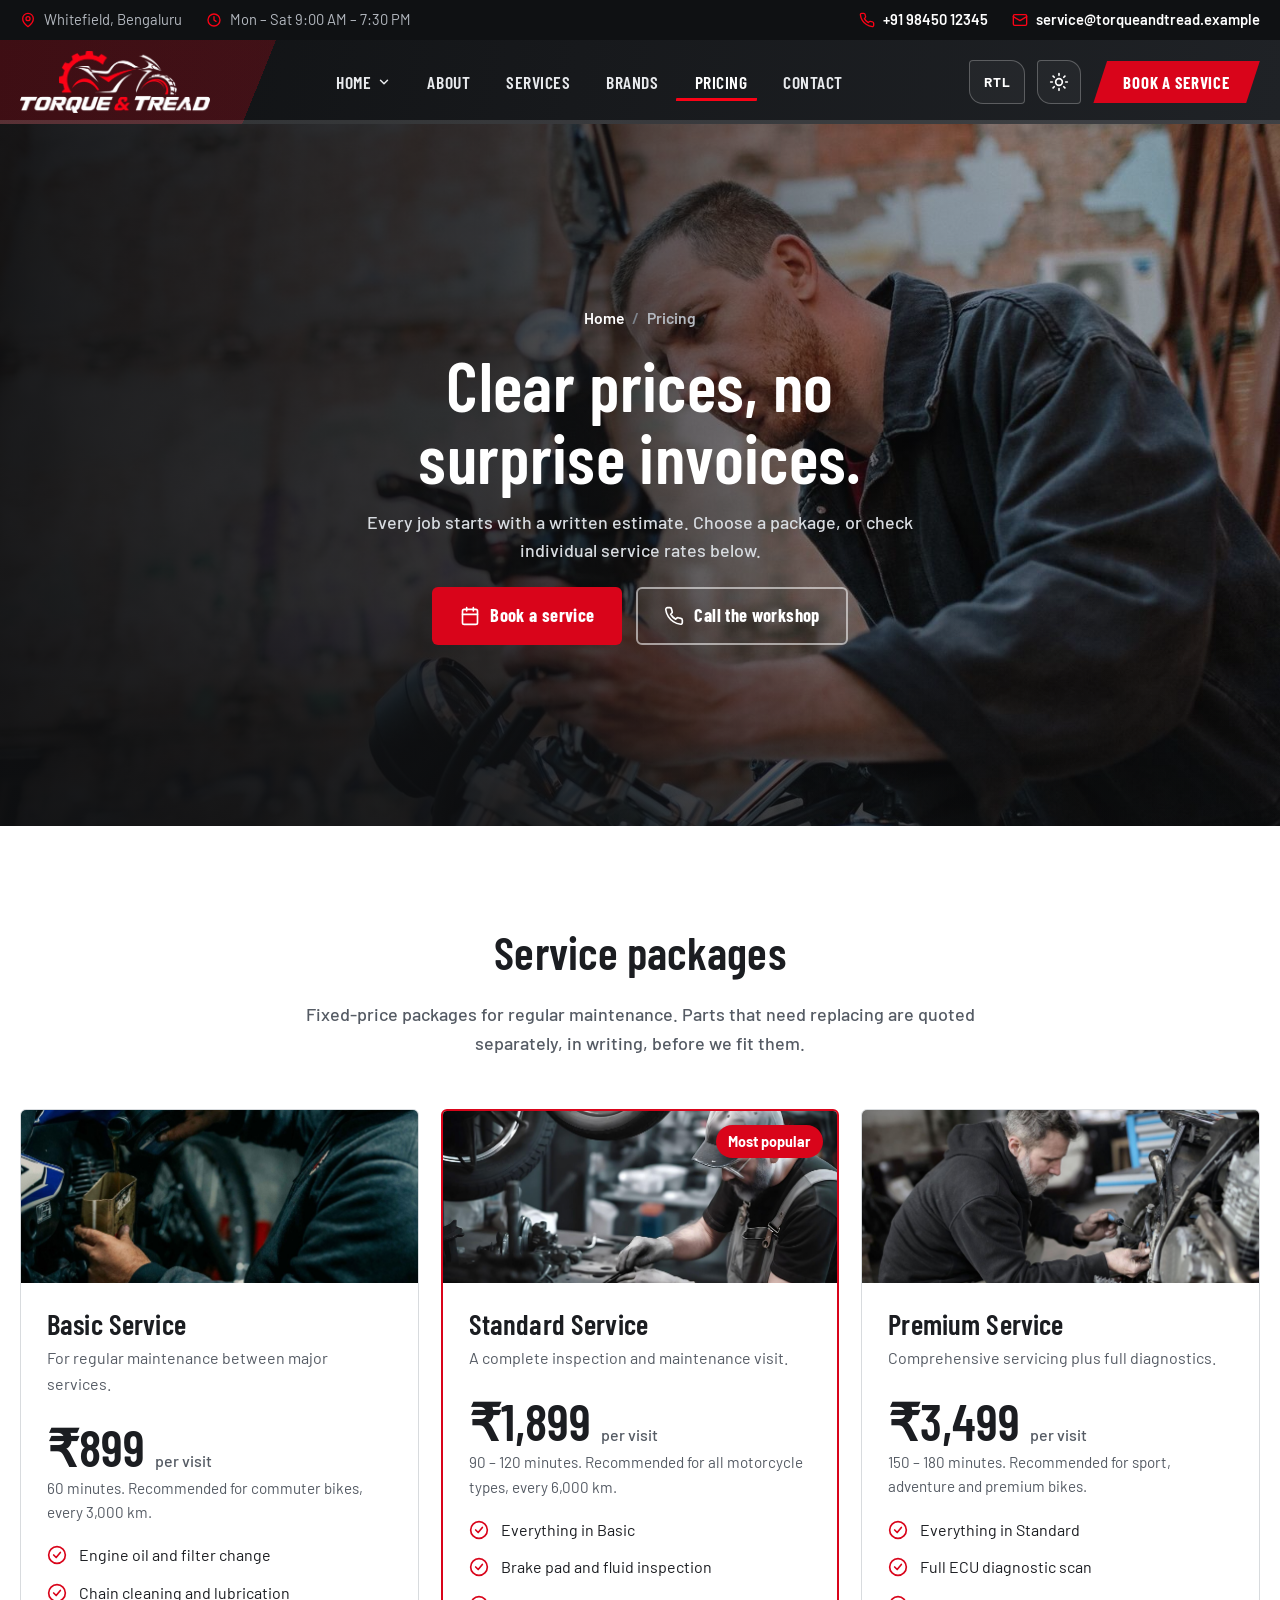
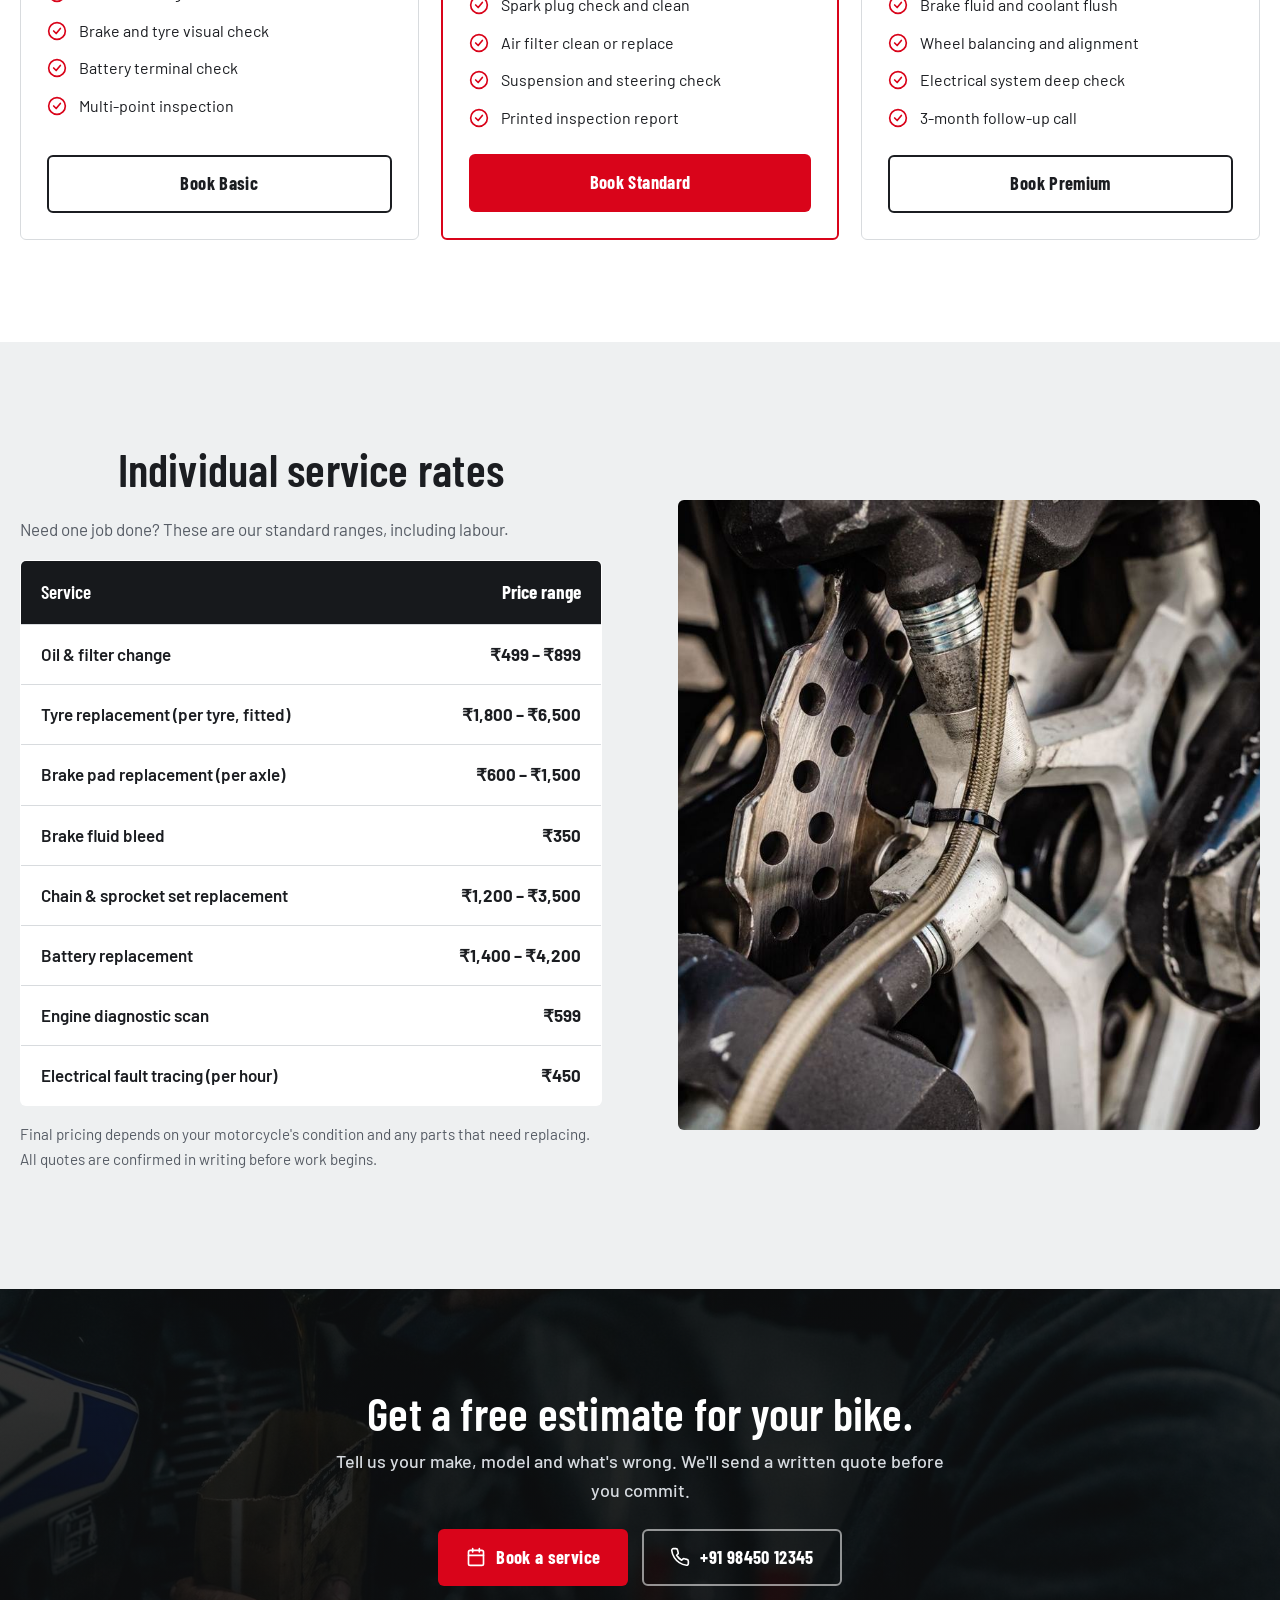
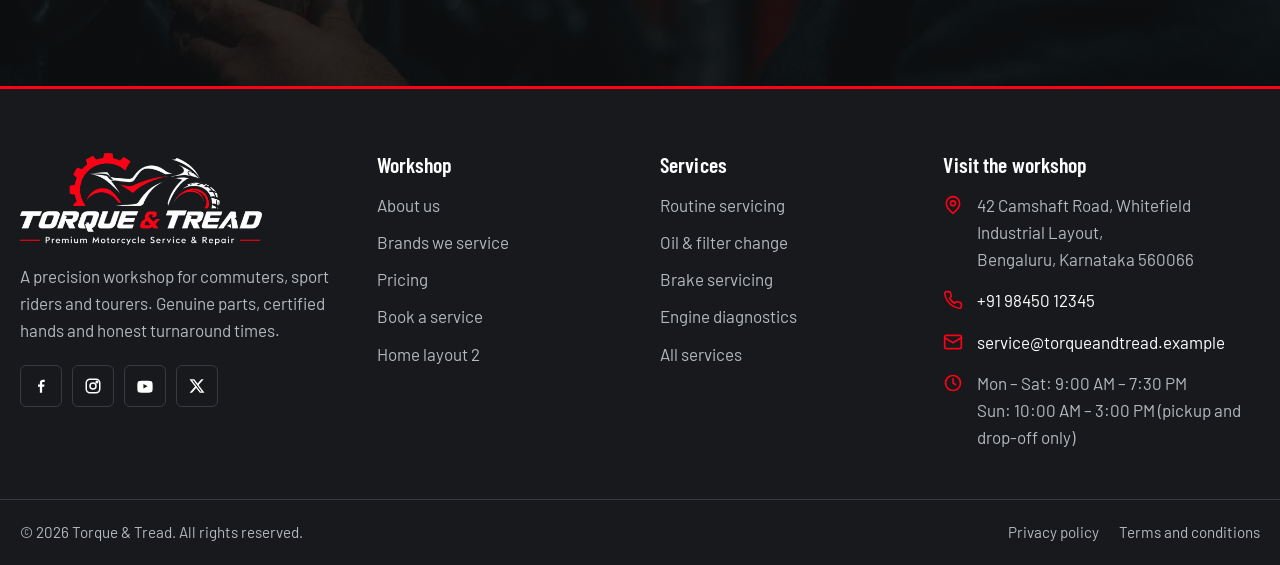
<file: pricing.html>
<!DOCTYPE html>
<html lang="en" dir="ltr">
<head>
  <meta charset="UTF-8">
  <meta name="viewport" content="width=device-width, initial-scale=1">
  <title>Motorcycle Service Prices | Packages from ₹899 | Torque &amp; Tread</title>
  <meta name="description" content="Transparent motorcycle service pricing in Bengaluru. Basic, Standard and Premium packages plus individual rates for tyres, brakes, chain, battery and diagnostics.">
  <link rel="canonical" href="https://www.torqueandtread.example/pricing.html">
  <meta property="og:type" content="website">
  <meta property="og:title" content="Motorcycle Service Prices | Packages from ₹899 | Torque &amp; Tread">
  <meta property="og:description" content="Transparent motorcycle service pricing in Bengaluru. Basic, Standard and Premium packages plus individual rates for tyres, brakes, chain, battery and diagnostics.">
  <meta property="og:image" content="https://www.torqueandtread.example/assets/images/photos/estimate-inspection.jpg">
  <meta name="twitter:card" content="summary_large_image">
  <meta name="theme-color" content="#17191c">
  <link rel="icon" type="image/png" href="assets/images/favicon.png">
  <link rel="apple-touch-icon" href="assets/images/apple-touch-icon.png">
  <script>try{if(localStorage.getItem('tt-theme')==='dark')document.documentElement.setAttribute('data-theme','dark');if(localStorage.getItem('tt-dir')==='rtl')document.documentElement.setAttribute('dir','rtl')}catch(e){}</script>
  <link rel="preconnect" href="https://fonts.googleapis.com">
  <link rel="preconnect" href="https://fonts.gstatic.com" crossorigin>
  <link href="https://fonts.googleapis.com/css2?family=Barlow+Condensed:wght@600;700;800&amp;family=Barlow:wght@400;500;600;700&amp;display=swap" rel="stylesheet">
  <link rel="stylesheet" href="assets/css/style.css">
  <link rel="stylesheet" href="assets/css/dark.css">
  <link rel="stylesheet" href="assets/css/rtl.css">
</head>
<body>
  <a class="skip-link" href="#main">Skip to content</a>
  <div class="topbar">
    <div class="container">
      <div class="topbar__group">
        <span class="topbar__item topbar__hide-md"><svg viewBox="0 0 24 24" fill="none" stroke="currentColor" stroke-width="2" stroke-linecap="round" stroke-linejoin="round" aria-hidden="true"><path d="M20 10c0 6-8 12-8 12S4 16 4 10a8 8 0 1 1 16 0Z"/><circle cx="12" cy="10" r="3"/></svg> Whitefield, Bengaluru</span>
        <span class="topbar__item topbar__hide-sm"><svg viewBox="0 0 24 24" fill="none" stroke="currentColor" stroke-width="2" stroke-linecap="round" aria-hidden="true"><circle cx="12" cy="12" r="9"/><path d="M12 7v5l3 2"/></svg> Mon – Sat 9:00 AM – 7:30 PM</span>
      </div>
      <div class="topbar__group">
        <a class="topbar__item" href="tel:+919845012345"><svg viewBox="0 0 24 24" fill="none" stroke="currentColor" stroke-width="2" stroke-linecap="round" stroke-linejoin="round" aria-hidden="true"><path d="M22 16.9v3a2 2 0 0 1-2.2 2 19.8 19.8 0 0 1-8.6-3.1 19.5 19.5 0 0 1-6-6A19.8 19.8 0 0 1 2.1 4.2 2 2 0 0 1 4.1 2h3a2 2 0 0 1 2 1.7c.1 1 .4 1.9.7 2.8a2 2 0 0 1-.5 2.1L8 9.9a16 16 0 0 0 6 6l1.3-1.3a2 2 0 0 1 2.1-.4c.9.3 1.8.6 2.8.7a2 2 0 0 1 1.7 2Z"/></svg> +91 98450 12345</a>
        <a class="topbar__item topbar__hide-md" href="mailto:service@torqueandtread.example"><svg viewBox="0 0 24 24" fill="none" stroke="currentColor" stroke-width="2" stroke-linecap="round" stroke-linejoin="round" aria-hidden="true"><rect x="2" y="4" width="20" height="16" rx="2"/><path d="m22 7-10 6L2 7"/></svg> service@torqueandtread.example</a>
      </div>
    </div>
  </div>
  <header class="site-header">
    <div class="container">
      <a class="brand" href="index.html" aria-label="Torque &amp; Tread home">
        <img src="assets/images/logo-header.png" alt="Torque &amp; Tread motorcycle service and repair" width="800" height="261">
      </a>
      <nav class="nav" id="site-nav" aria-label="Main">
        <ul class="nav__list">
            <li class="has-sub">
              <button class="nav__link" type="button" aria-expanded="false" aria-controls="sub-home">Home <svg viewBox="0 0 24 24" fill="none" stroke="currentColor" stroke-width="2.5" stroke-linecap="round" stroke-linejoin="round" aria-hidden="true"><path d="m6 9 6 6 6-6"/></svg></button>
              <ul class="nav__sub" id="sub-home">
                <li><a href="index.html">Home layout 1</a></li>
                <li><a href="home-v2.html">Home layout 2</a></li>
              </ul>
            </li>
            <li><a class="nav__link" href="about.html">About</a></li>
            <li><a class="nav__link" href="services.html">Services</a></li>
            <li><a class="nav__link" href="brands.html">Brands</a></li>
            <li><a class="nav__link" href="pricing.html" aria-current="page">Pricing</a></li>
            <li><a class="nav__link" href="contact.html">Contact</a></li>
        </ul>
        <a class="btn btn--primary nav__cta-mobile" href="contact.html"><svg viewBox="0 0 24 24" fill="none" stroke="currentColor" stroke-width="2" stroke-linecap="round" stroke-linejoin="round" aria-hidden="true"><rect x="3" y="4" width="18" height="18" rx="2"/><path d="M16 2v4M8 2v4M3 10h18"/></svg> Book a service</a>
      </nav>
      <div class="header-actions">
        <button class="dir-toggle" type="button" aria-label="Switch text direction to right-to-left" aria-pressed="false" title="Toggle text direction"><span class="dir-toggle__label">RTL</span></button>
        <button class="icon-btn theme-toggle" type="button" aria-label="Dark mode" aria-pressed="false"><svg class="icon-sun" viewBox="0 0 24 24" fill="none" stroke="currentColor" stroke-width="2" stroke-linecap="round" aria-hidden="true"><circle cx="12" cy="12" r="4"/><path d="M12 2v2M12 20v2M4.9 4.9l1.4 1.4M17.7 17.7l1.4 1.4M2 12h2M20 12h2M4.9 19.1l1.4-1.4M17.7 6.3l1.4-1.4"/></svg><svg class="icon-moon" viewBox="0 0 24 24" fill="none" stroke="currentColor" stroke-width="2" stroke-linecap="round" stroke-linejoin="round" aria-hidden="true"><path d="M21 12.8A9 9 0 1 1 11.2 3a7 7 0 0 0 9.8 9.8Z"/></svg></button>
        <a class="btn btn--primary btn--sm" href="contact.html">Book a service</a>
        <button class="icon-btn nav-toggle" type="button" aria-label="Menu" aria-expanded="false" aria-controls="site-nav"><span></span></button>
      </div>
    </div>
  </header>

  <main id="main">
    <section class="hero ">
      <div class="hero__media"><img src="assets/images/photos/estimate-inspection.jpg" alt="Technician inspecting a motorcycle to prepare a written estimate" width="1600" height="1067" fetchpriority="high"></div>
      <div class="container hero__inner">
        <div class="hero__content">
          <nav aria-label="Breadcrumb"><ol class="breadcrumb"><li><a href="index.html">Home</a></li><li aria-current="page">Pricing</li></ol></nav>
          <h1>Clear prices, no surprise invoices.</h1>
          <p class="hero__lede">Every job starts with a written estimate. Choose a package, or check individual service rates below.</p>
          <div class="hero__actions">
            <a class="btn btn--primary" href="contact.html"><svg viewBox="0 0 24 24" fill="none" stroke="currentColor" stroke-width="2" stroke-linecap="round" stroke-linejoin="round" aria-hidden="true"><rect x="3" y="4" width="18" height="18" rx="2"/><path d="M16 2v4M8 2v4M3 10h18"/></svg> Book a service</a>
            <a class="btn btn--light" href="tel:+919845012345"><svg viewBox="0 0 24 24" fill="none" stroke="currentColor" stroke-width="2" stroke-linecap="round" stroke-linejoin="round" aria-hidden="true"><path d="M22 16.9v3a2 2 0 0 1-2.2 2 19.8 19.8 0 0 1-8.6-3.1 19.5 19.5 0 0 1-6-6A19.8 19.8 0 0 1 2.1 4.2 2 2 0 0 1 4.1 2h3a2 2 0 0 1 2 1.7c.1 1 .4 1.9.7 2.8a2 2 0 0 1-.5 2.1L8 9.9a16 16 0 0 0 6 6l1.3-1.3a2 2 0 0 1 2.1-.4c.9.3 1.8.6 2.8.7a2 2 0 0 1 1.7 2Z"/></svg> Call the workshop</a>
          </div>
        </div>
      </div>
    </section>

    <section class="section">
      <div class="container">
        <div class="section-head">
          <h2>Service packages</h2>
          <p>Fixed-price packages for regular maintenance. Parts that need replacing are quoted separately, in writing, before we fit them.</p>
        </div>
        <ul class="plans"><li class="plan">
            
            <div class="plan__img"><img src="assets/images/photos/oil-change.jpg" alt="" width="800" height="350" loading="lazy"></div>
            <div class="plan__body">
              <h3>Basic Service</h3>
              <p class="plan__desc">For regular maintenance between major services.</p>
              <p class="plan__price">₹899 <small>per visit</small></p>
              <p class="plan__meta">60 minutes. Recommended for commuter bikes, every 3,000 km.</p>
              <ul class="check-list"><li><svg viewBox="0 0 24 24" fill="none" stroke="currentColor" stroke-width="2" stroke-linecap="round" stroke-linejoin="round" aria-hidden="true"><circle cx="12" cy="12" r="10"/><path d="m8 12 3 3 5-6"/></svg><span>Engine oil and filter change</span></li><li><svg viewBox="0 0 24 24" fill="none" stroke="currentColor" stroke-width="2" stroke-linecap="round" stroke-linejoin="round" aria-hidden="true"><circle cx="12" cy="12" r="10"/><path d="m8 12 3 3 5-6"/></svg><span>Chain cleaning and lubrication</span></li><li><svg viewBox="0 0 24 24" fill="none" stroke="currentColor" stroke-width="2" stroke-linecap="round" stroke-linejoin="round" aria-hidden="true"><circle cx="12" cy="12" r="10"/><path d="m8 12 3 3 5-6"/></svg><span>Brake and tyre visual check</span></li><li><svg viewBox="0 0 24 24" fill="none" stroke="currentColor" stroke-width="2" stroke-linecap="round" stroke-linejoin="round" aria-hidden="true"><circle cx="12" cy="12" r="10"/><path d="m8 12 3 3 5-6"/></svg><span>Battery terminal check</span></li><li><svg viewBox="0 0 24 24" fill="none" stroke="currentColor" stroke-width="2" stroke-linecap="round" stroke-linejoin="round" aria-hidden="true"><circle cx="12" cy="12" r="10"/><path d="m8 12 3 3 5-6"/></svg><span>Multi-point inspection</span></li></ul>
              <a class="btn btn--outline btn--block" href="contact.html?service=basic">Book Basic</a>
            </div>
          </li><li class="plan plan--popular">
            <span class="plan__flag">Most popular</span>
            <div class="plan__img"><img src="assets/images/photos/mechanic-bench.jpg" alt="" width="800" height="350" loading="lazy"></div>
            <div class="plan__body">
              <h3>Standard Service</h3>
              <p class="plan__desc">A complete inspection and maintenance visit.</p>
              <p class="plan__price">₹1,899 <small>per visit</small></p>
              <p class="plan__meta">90 – 120 minutes. Recommended for all motorcycle types, every 6,000 km.</p>
              <ul class="check-list"><li><svg viewBox="0 0 24 24" fill="none" stroke="currentColor" stroke-width="2" stroke-linecap="round" stroke-linejoin="round" aria-hidden="true"><circle cx="12" cy="12" r="10"/><path d="m8 12 3 3 5-6"/></svg><span>Everything in Basic</span></li><li><svg viewBox="0 0 24 24" fill="none" stroke="currentColor" stroke-width="2" stroke-linecap="round" stroke-linejoin="round" aria-hidden="true"><circle cx="12" cy="12" r="10"/><path d="m8 12 3 3 5-6"/></svg><span>Brake pad and fluid inspection</span></li><li><svg viewBox="0 0 24 24" fill="none" stroke="currentColor" stroke-width="2" stroke-linecap="round" stroke-linejoin="round" aria-hidden="true"><circle cx="12" cy="12" r="10"/><path d="m8 12 3 3 5-6"/></svg><span>Spark plug check and clean</span></li><li><svg viewBox="0 0 24 24" fill="none" stroke="currentColor" stroke-width="2" stroke-linecap="round" stroke-linejoin="round" aria-hidden="true"><circle cx="12" cy="12" r="10"/><path d="m8 12 3 3 5-6"/></svg><span>Air filter clean or replace</span></li><li><svg viewBox="0 0 24 24" fill="none" stroke="currentColor" stroke-width="2" stroke-linecap="round" stroke-linejoin="round" aria-hidden="true"><circle cx="12" cy="12" r="10"/><path d="m8 12 3 3 5-6"/></svg><span>Suspension and steering check</span></li><li><svg viewBox="0 0 24 24" fill="none" stroke="currentColor" stroke-width="2" stroke-linecap="round" stroke-linejoin="round" aria-hidden="true"><circle cx="12" cy="12" r="10"/><path d="m8 12 3 3 5-6"/></svg><span>Printed inspection report</span></li></ul>
              <a class="btn btn--primary btn--block" href="contact.html?service=standard">Book Standard</a>
            </div>
          </li><li class="plan">
            
            <div class="plan__img"><img src="assets/images/photos/engine-diagnostics.jpg" alt="" width="800" height="350" loading="lazy"></div>
            <div class="plan__body">
              <h3>Premium Service</h3>
              <p class="plan__desc">Comprehensive servicing plus full diagnostics.</p>
              <p class="plan__price">₹3,499 <small>per visit</small></p>
              <p class="plan__meta">150 – 180 minutes. Recommended for sport, adventure and premium bikes.</p>
              <ul class="check-list"><li><svg viewBox="0 0 24 24" fill="none" stroke="currentColor" stroke-width="2" stroke-linecap="round" stroke-linejoin="round" aria-hidden="true"><circle cx="12" cy="12" r="10"/><path d="m8 12 3 3 5-6"/></svg><span>Everything in Standard</span></li><li><svg viewBox="0 0 24 24" fill="none" stroke="currentColor" stroke-width="2" stroke-linecap="round" stroke-linejoin="round" aria-hidden="true"><circle cx="12" cy="12" r="10"/><path d="m8 12 3 3 5-6"/></svg><span>Full ECU diagnostic scan</span></li><li><svg viewBox="0 0 24 24" fill="none" stroke="currentColor" stroke-width="2" stroke-linecap="round" stroke-linejoin="round" aria-hidden="true"><circle cx="12" cy="12" r="10"/><path d="m8 12 3 3 5-6"/></svg><span>Brake fluid and coolant flush</span></li><li><svg viewBox="0 0 24 24" fill="none" stroke="currentColor" stroke-width="2" stroke-linecap="round" stroke-linejoin="round" aria-hidden="true"><circle cx="12" cy="12" r="10"/><path d="m8 12 3 3 5-6"/></svg><span>Wheel balancing and alignment</span></li><li><svg viewBox="0 0 24 24" fill="none" stroke="currentColor" stroke-width="2" stroke-linecap="round" stroke-linejoin="round" aria-hidden="true"><circle cx="12" cy="12" r="10"/><path d="m8 12 3 3 5-6"/></svg><span>Electrical system deep check</span></li><li><svg viewBox="0 0 24 24" fill="none" stroke="currentColor" stroke-width="2" stroke-linecap="round" stroke-linejoin="round" aria-hidden="true"><circle cx="12" cy="12" r="10"/><path d="m8 12 3 3 5-6"/></svg><span>3-month follow-up call</span></li></ul>
              <a class="btn btn--outline btn--block" href="contact.html?service=premium">Book Premium</a>
            </div>
          </li></ul>
      </div>
    </section>

    <section class="section section--concrete">
      <div class="container split">
        <div>
          <h2>Individual service rates</h2>
          <p class="muted">Need one job done? These are our standard ranges, including labour.</p>
          <div style="overflow-x:auto">
            <table class="rate-table">
              <thead><tr><th scope="col">Service</th><th scope="col">Price range</th></tr></thead>
              <tbody><tr><td><a href="services.html#oil-filter-change">Oil & filter change</a></td><td>₹499 – ₹899</td></tr><tr><td><a href="services.html#tyre-replacement">Tyre replacement (per tyre, fitted)</a></td><td>₹1,800 – ₹6,500</td></tr><tr><td><a href="services.html#brake-servicing">Brake pad replacement (per axle)</a></td><td>₹600 – ₹1,500</td></tr><tr><td><a href="services.html#brake-servicing">Brake fluid bleed</a></td><td>₹350</td></tr><tr><td><a href="services.html#chain-adjustment">Chain & sprocket set replacement</a></td><td>₹1,200 – ₹3,500</td></tr><tr><td><a href="services.html#battery-replacement">Battery replacement</a></td><td>₹1,400 – ₹4,200</td></tr><tr><td><a href="service-details.html">Engine diagnostic scan</a></td><td>₹599</td></tr><tr><td><a href="services.html#electrical-repair">Electrical fault tracing (per hour)</a></td><td>₹450</td></tr></tbody>
            </table>
          </div>
          <p class="fine-print">Final pricing depends on your motorcycle's condition and any parts that need replacing. All quotes are confirmed in writing before work begins.</p>
        </div>
        <div class="split__media"><img src="assets/images/photos/brake-servicing.jpg" alt="Brake disc and caliper on a motorcycle being serviced" width="1600" height="887" loading="lazy"></div>
      </div>
    </section>
    <section class="cta-band">
      <img src="assets/images/photos/oil-change.jpg" alt="" width="1600" height="900" loading="lazy">
      <div class="container">
        <div>
          <h2>Get a free estimate for your bike.</h2>
          <p>Tell us your make, model and what's wrong. We'll send a written quote before you commit.</p>
        </div>
        <div class="cta-band__actions">
          <a class="btn btn--primary" href="contact.html"><svg viewBox="0 0 24 24" fill="none" stroke="currentColor" stroke-width="2" stroke-linecap="round" stroke-linejoin="round" aria-hidden="true"><rect x="3" y="4" width="18" height="18" rx="2"/><path d="M16 2v4M8 2v4M3 10h18"/></svg> Book a service</a>
          <a class="btn btn--light" href="tel:+919845012345"><svg viewBox="0 0 24 24" fill="none" stroke="currentColor" stroke-width="2" stroke-linecap="round" stroke-linejoin="round" aria-hidden="true"><path d="M22 16.9v3a2 2 0 0 1-2.2 2 19.8 19.8 0 0 1-8.6-3.1 19.5 19.5 0 0 1-6-6A19.8 19.8 0 0 1 2.1 4.2 2 2 0 0 1 4.1 2h3a2 2 0 0 1 2 1.7c.1 1 .4 1.9.7 2.8a2 2 0 0 1-.5 2.1L8 9.9a16 16 0 0 0 6 6l1.3-1.3a2 2 0 0 1 2.1-.4c.9.3 1.8.6 2.8.7a2 2 0 0 1 1.7 2Z"/></svg> +91 98450 12345</a>
        </div>
      </div>
    </section>

  </main>

  <footer class="site-footer">
    <div class="container footer-top">
      <div class="footer-brand">
        <img src="assets/images/logo.png" alt="Torque &amp; Tread — Premium Motorcycle Service &amp; Repair" width="900" height="342" loading="lazy">
        <p>A precision workshop for commuters, sport riders and tourers. Genuine parts, certified hands and honest turnaround times.</p>
        <div class="socials">
          <a href="https://facebook.com" target="_blank" rel="noopener" aria-label="Facebook"><svg viewBox="0 0 24 24" fill="currentColor" aria-hidden="true"><path d="M13.5 21v-8h2.7l.4-3.1h-3.1V8c0-.9.2-1.5 1.6-1.5H17V3.7c-.3 0-1.3-.1-2.4-.1-2.4 0-4.1 1.5-4.1 4.2v2.1H8v3.1h2.5V21Z"/></svg></a>
          <a href="https://instagram.com" target="_blank" rel="noopener" aria-label="Instagram"><svg viewBox="0 0 24 24" fill="none" stroke="currentColor" stroke-width="2" aria-hidden="true"><rect x="3" y="3" width="18" height="18" rx="5"/><circle cx="12" cy="12" r="4"/><circle cx="17.2" cy="6.8" r="1"/></svg></a>
          <a href="https://youtube.com" target="_blank" rel="noopener" aria-label="YouTube"><svg viewBox="0 0 24 24" fill="currentColor" aria-hidden="true"><path d="M22 8.4s-.2-1.5-.8-2.2c-.8-.8-1.7-.8-2.1-.9C16.3 5 12 5 12 5s-4.3 0-7.1.3c-.4 0-1.3.1-2.1.9C2.2 6.9 2 8.4 2 8.4S1.8 10.1 1.8 12v1.9c0 1.9.2 3.6.2 3.6s.2 1.5.8 2.2c.8.9 1.9.8 2.3.9C6.6 20.9 12 21 12 21s4.3 0 7.1-.3c.4 0 1.3-.1 2.1-.9.6-.7.8-2.2.8-2.2s.2-1.7.2-3.6V12c0-1.9-.2-3.6-.2-3.6ZM9.9 15.4V9.4l5.6 3Z"/></svg></a>
          <a href="https://x.com" target="_blank" rel="noopener" aria-label="X"><svg viewBox="0 0 24 24" fill="currentColor" aria-hidden="true"><path d="M17.8 3h3.1l-6.8 7.7L22 21h-6.2l-4.9-6.4L5.3 21H2.2l7.2-8.3L2 3h6.4l4.4 5.8Zm-1.1 16.2h1.7L7.4 4.7H5.6Z"/></svg></a>
        </div>
      </div>
      <div>
        <h2>Workshop</h2>
        <ul class="footer-links">
          <li><a href="about.html">About us</a></li>
          <li><a href="brands.html">Brands we service</a></li>
          <li><a href="pricing.html">Pricing</a></li>
          <li><a href="contact.html">Book a service</a></li>
          <li><a href="home-v2.html">Home layout 2</a></li>
        </ul>
      </div>
      <div>
        <h2>Services</h2>
        <ul class="footer-links">
          <li><a href="services.html#routine-servicing">Routine servicing</a></li>
          <li><a href="services.html#oil-filter-change">Oil &amp; filter change</a></li>
          <li><a href="services.html#brake-servicing">Brake servicing</a></li>
          <li><a href="service-details.html">Engine diagnostics</a></li>
          <li><a href="services.html">All services</a></li>
        </ul>
      </div>
      <div>
        <h2>Visit the workshop</h2>
        <ul class="footer-contact">
          <li><svg viewBox="0 0 24 24" fill="none" stroke="currentColor" stroke-width="2" stroke-linecap="round" stroke-linejoin="round" aria-hidden="true"><path d="M20 10c0 6-8 12-8 12S4 16 4 10a8 8 0 1 1 16 0Z"/><circle cx="12" cy="10" r="3"/></svg><span>42 Camshaft Road, Whitefield Industrial Layout,<br>Bengaluru, Karnataka 560066</span></li>
          <li><svg viewBox="0 0 24 24" fill="none" stroke="currentColor" stroke-width="2" stroke-linecap="round" stroke-linejoin="round" aria-hidden="true"><path d="M22 16.9v3a2 2 0 0 1-2.2 2 19.8 19.8 0 0 1-8.6-3.1 19.5 19.5 0 0 1-6-6A19.8 19.8 0 0 1 2.1 4.2 2 2 0 0 1 4.1 2h3a2 2 0 0 1 2 1.7c.1 1 .4 1.9.7 2.8a2 2 0 0 1-.5 2.1L8 9.9a16 16 0 0 0 6 6l1.3-1.3a2 2 0 0 1 2.1-.4c.9.3 1.8.6 2.8.7a2 2 0 0 1 1.7 2Z"/></svg><a href="tel:+919845012345">+91 98450 12345</a></li>
          <li><svg viewBox="0 0 24 24" fill="none" stroke="currentColor" stroke-width="2" stroke-linecap="round" stroke-linejoin="round" aria-hidden="true"><rect x="2" y="4" width="20" height="16" rx="2"/><path d="m22 7-10 6L2 7"/></svg><a href="mailto:service@torqueandtread.example">service@torqueandtread.example</a></li>
          <li><svg viewBox="0 0 24 24" fill="none" stroke="currentColor" stroke-width="2" stroke-linecap="round" aria-hidden="true"><circle cx="12" cy="12" r="9"/><path d="M12 7v5l3 2"/></svg><span>Mon – Sat: 9:00 AM – 7:30 PM<br>Sun: 10:00 AM – 3:00 PM (pickup and drop-off only)</span></li>
        </ul>
      </div>
    </div>
    <div class="container footer-bottom">
      <span>© <span data-year>2026</span> Torque &amp; Tread. All rights reserved.</span>
      <nav aria-label="Legal"><a href="coming-soon.html">Privacy policy</a><a href="coming-soon.html">Terms and conditions</a></nav>
    </div>
  </footer>

  <div class="mobile-cta">
    <a class="btn btn--light" href="tel:+919845012345"><svg viewBox="0 0 24 24" fill="none" stroke="currentColor" stroke-width="2" stroke-linecap="round" stroke-linejoin="round" aria-hidden="true"><path d="M22 16.9v3a2 2 0 0 1-2.2 2 19.8 19.8 0 0 1-8.6-3.1 19.5 19.5 0 0 1-6-6A19.8 19.8 0 0 1 2.1 4.2 2 2 0 0 1 4.1 2h3a2 2 0 0 1 2 1.7c.1 1 .4 1.9.7 2.8a2 2 0 0 1-.5 2.1L8 9.9a16 16 0 0 0 6 6l1.3-1.3a2 2 0 0 1 2.1-.4c.9.3 1.8.6 2.8.7a2 2 0 0 1 1.7 2Z"/></svg> Call</a>
    <a class="btn btn--primary" href="contact.html">Book a service</a>
  </div>

  <script src="assets/js/main.js" defer></script>
</body>
</html>
</file>
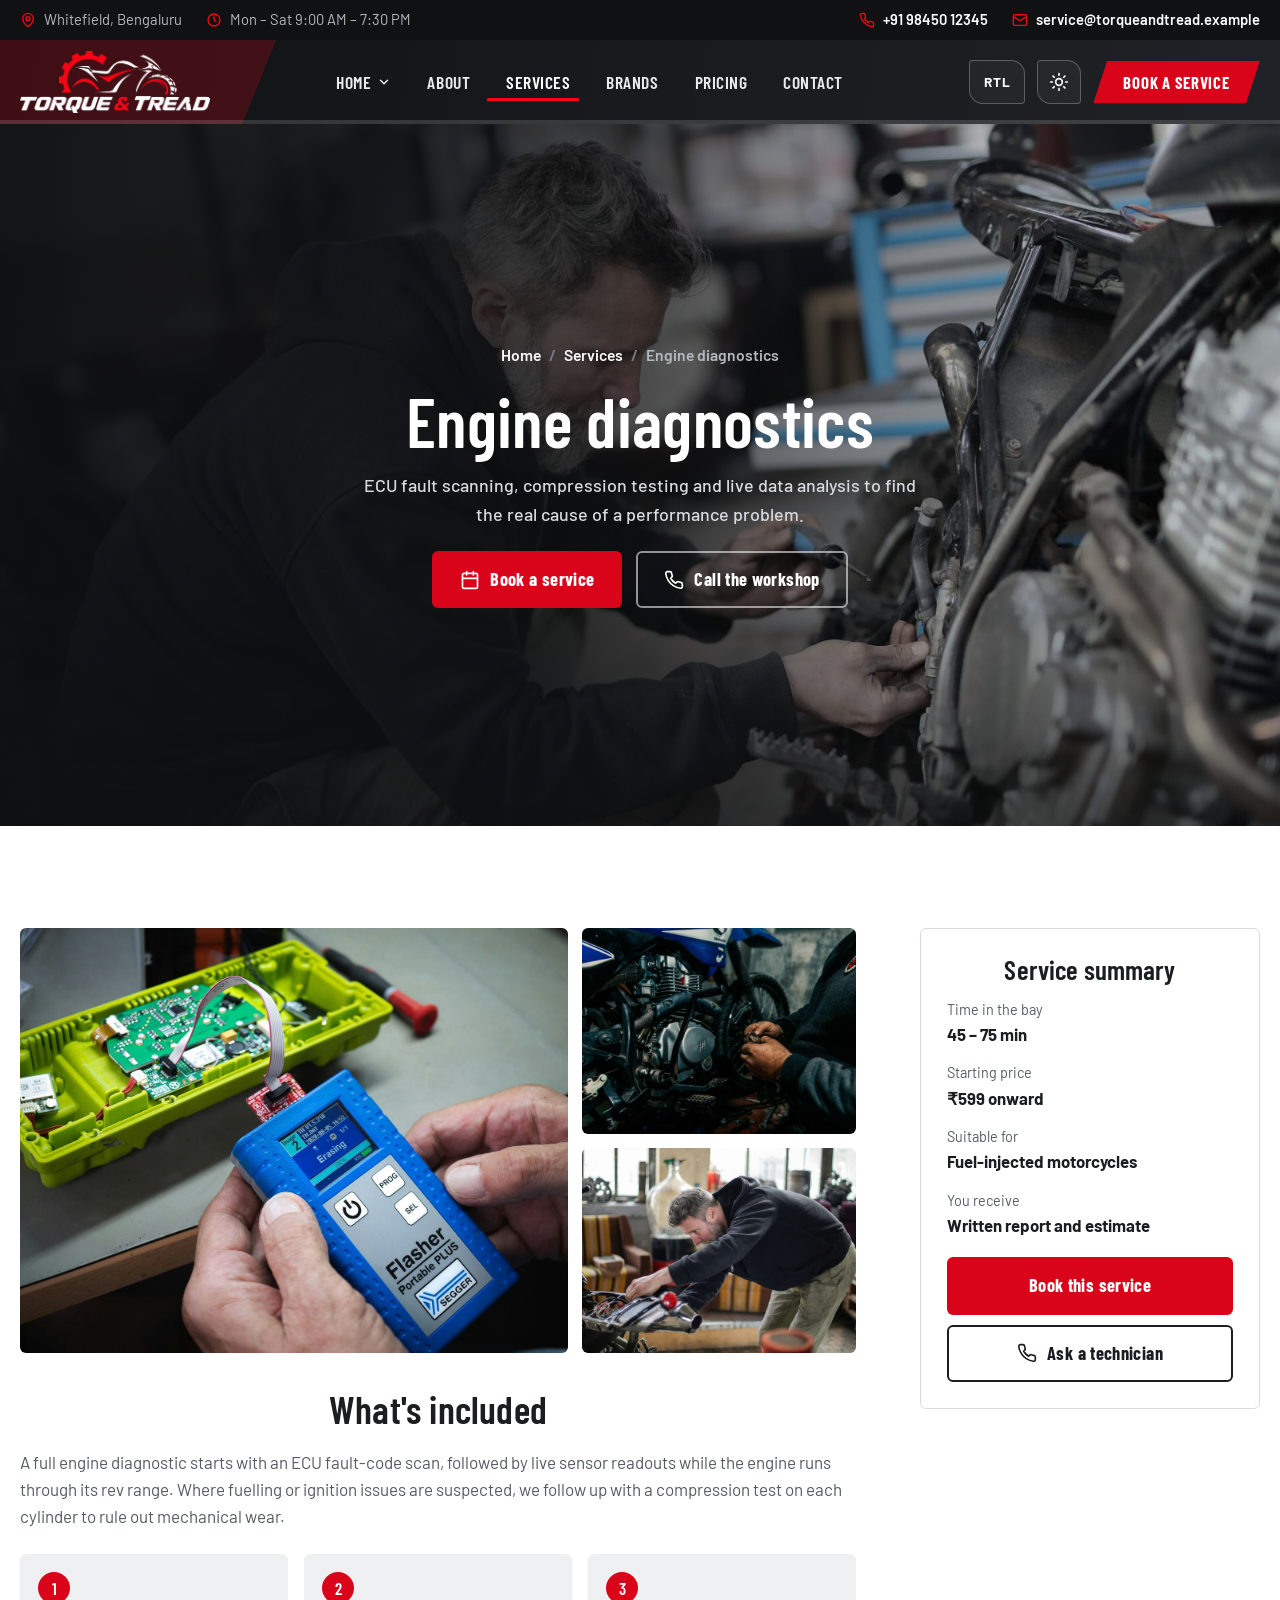
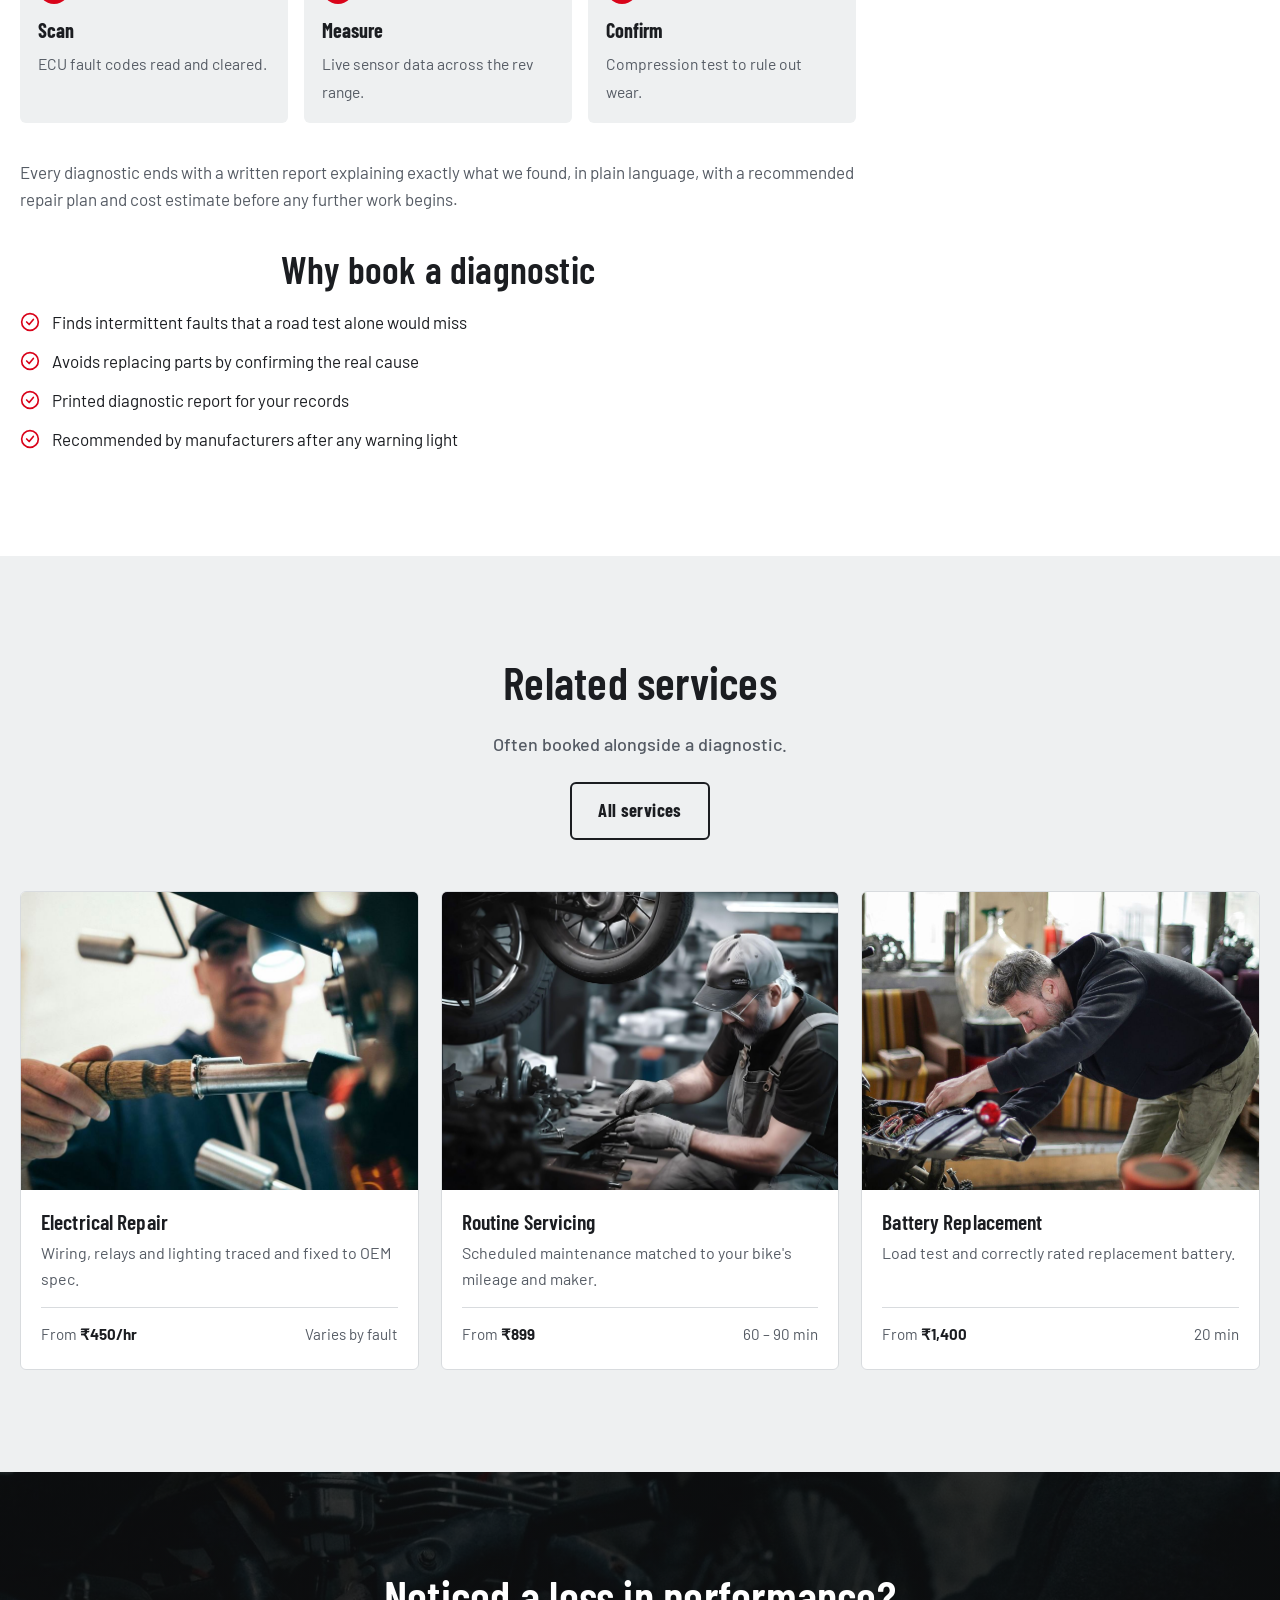
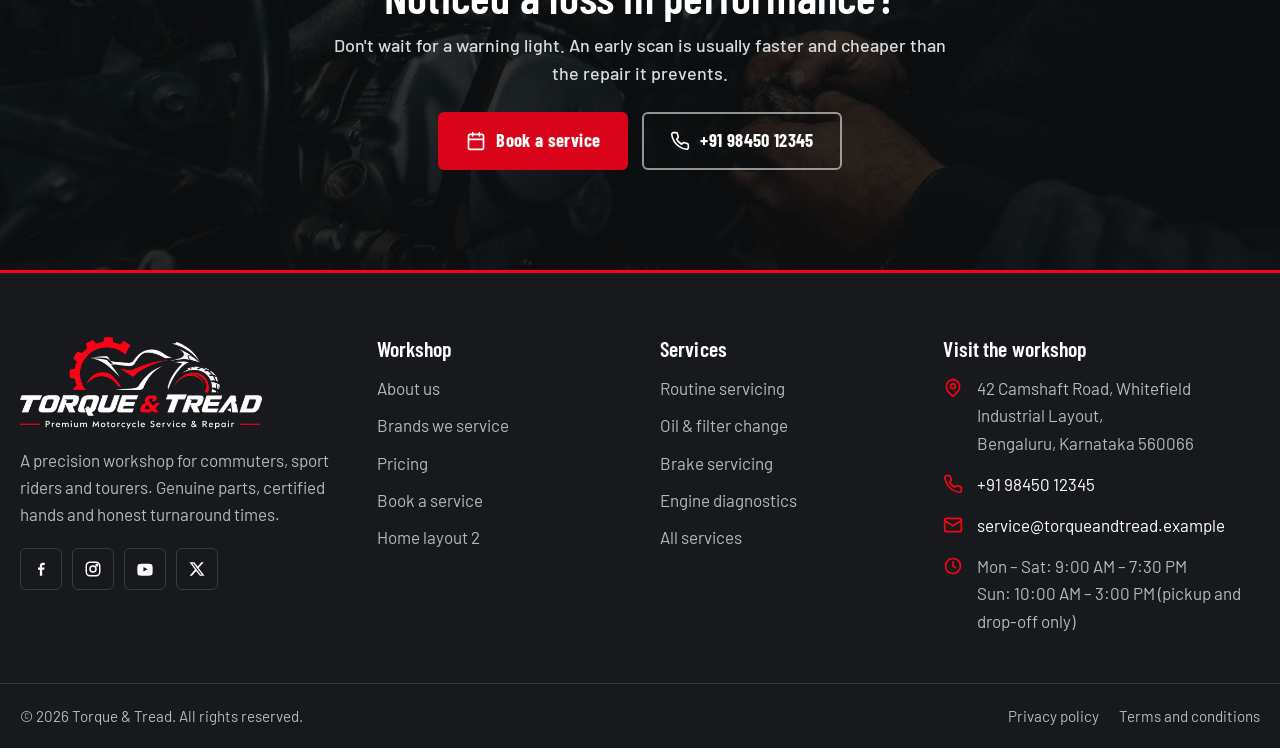
<file: service-details.html>
<!DOCTYPE html>
<html lang="en" dir="ltr">
<head>
  <meta charset="UTF-8">
  <meta name="viewport" content="width=device-width, initial-scale=1">
  <title>Engine Diagnostics | Motorcycle ECU Scan &amp; Compression Test | Torque &amp; Tread</title>
  <meta name="description" content="Motorcycle engine diagnostics: ECU fault scan, live data and compression test with a written report. From ₹599 in Whitefield, Bengaluru.">
  <link rel="canonical" href="https://www.torqueandtread.example/service-details.html">
  <meta property="og:type" content="website">
  <meta property="og:title" content="Engine Diagnostics | Motorcycle ECU Scan &amp; Compression Test | Torque &amp; Tread">
  <meta property="og:description" content="Motorcycle engine diagnostics: ECU fault scan, live data and compression test with a written report. From ₹599 in Whitefield, Bengaluru.">
  <meta property="og:image" content="https://www.torqueandtread.example/assets/images/photos/engine-diagnostics.jpg">
  <meta name="twitter:card" content="summary_large_image">
  <meta name="theme-color" content="#17191c">
  <link rel="icon" type="image/png" href="assets/images/favicon.png">
  <link rel="apple-touch-icon" href="assets/images/apple-touch-icon.png">
  <script>try{if(localStorage.getItem('tt-theme')==='dark')document.documentElement.setAttribute('data-theme','dark');if(localStorage.getItem('tt-dir')==='rtl')document.documentElement.setAttribute('dir','rtl')}catch(e){}</script>
  <link rel="preconnect" href="https://fonts.googleapis.com">
  <link rel="preconnect" href="https://fonts.gstatic.com" crossorigin>
  <link href="https://fonts.googleapis.com/css2?family=Barlow+Condensed:wght@600;700;800&amp;family=Barlow:wght@400;500;600;700&amp;display=swap" rel="stylesheet">
  <link rel="stylesheet" href="assets/css/style.css">
  <link rel="stylesheet" href="assets/css/dark.css">
  <link rel="stylesheet" href="assets/css/rtl.css">
</head>
<body>
  <a class="skip-link" href="#main">Skip to content</a>
  <div class="topbar">
    <div class="container">
      <div class="topbar__group">
        <span class="topbar__item topbar__hide-md"><svg viewBox="0 0 24 24" fill="none" stroke="currentColor" stroke-width="2" stroke-linecap="round" stroke-linejoin="round" aria-hidden="true"><path d="M20 10c0 6-8 12-8 12S4 16 4 10a8 8 0 1 1 16 0Z"/><circle cx="12" cy="10" r="3"/></svg> Whitefield, Bengaluru</span>
        <span class="topbar__item topbar__hide-sm"><svg viewBox="0 0 24 24" fill="none" stroke="currentColor" stroke-width="2" stroke-linecap="round" aria-hidden="true"><circle cx="12" cy="12" r="9"/><path d="M12 7v5l3 2"/></svg> Mon – Sat 9:00 AM – 7:30 PM</span>
      </div>
      <div class="topbar__group">
        <a class="topbar__item" href="tel:+919845012345"><svg viewBox="0 0 24 24" fill="none" stroke="currentColor" stroke-width="2" stroke-linecap="round" stroke-linejoin="round" aria-hidden="true"><path d="M22 16.9v3a2 2 0 0 1-2.2 2 19.8 19.8 0 0 1-8.6-3.1 19.5 19.5 0 0 1-6-6A19.8 19.8 0 0 1 2.1 4.2 2 2 0 0 1 4.1 2h3a2 2 0 0 1 2 1.7c.1 1 .4 1.9.7 2.8a2 2 0 0 1-.5 2.1L8 9.9a16 16 0 0 0 6 6l1.3-1.3a2 2 0 0 1 2.1-.4c.9.3 1.8.6 2.8.7a2 2 0 0 1 1.7 2Z"/></svg> +91 98450 12345</a>
        <a class="topbar__item topbar__hide-md" href="mailto:service@torqueandtread.example"><svg viewBox="0 0 24 24" fill="none" stroke="currentColor" stroke-width="2" stroke-linecap="round" stroke-linejoin="round" aria-hidden="true"><rect x="2" y="4" width="20" height="16" rx="2"/><path d="m22 7-10 6L2 7"/></svg> service@torqueandtread.example</a>
      </div>
    </div>
  </div>
  <header class="site-header">
    <div class="container">
      <a class="brand" href="index.html" aria-label="Torque &amp; Tread home">
        <img src="assets/images/logo-header.png" alt="Torque &amp; Tread motorcycle service and repair" width="800" height="261">
      </a>
      <nav class="nav" id="site-nav" aria-label="Main">
        <ul class="nav__list">
            <li class="has-sub">
              <button class="nav__link" type="button" aria-expanded="false" aria-controls="sub-home">Home <svg viewBox="0 0 24 24" fill="none" stroke="currentColor" stroke-width="2.5" stroke-linecap="round" stroke-linejoin="round" aria-hidden="true"><path d="m6 9 6 6 6-6"/></svg></button>
              <ul class="nav__sub" id="sub-home">
                <li><a href="index.html">Home layout 1</a></li>
                <li><a href="home-v2.html">Home layout 2</a></li>
              </ul>
            </li>
            <li><a class="nav__link" href="about.html">About</a></li>
            <li><a class="nav__link" href="services.html" aria-current="page">Services</a></li>
            <li><a class="nav__link" href="brands.html">Brands</a></li>
            <li><a class="nav__link" href="pricing.html">Pricing</a></li>
            <li><a class="nav__link" href="contact.html">Contact</a></li>
        </ul>
        <a class="btn btn--primary nav__cta-mobile" href="contact.html"><svg viewBox="0 0 24 24" fill="none" stroke="currentColor" stroke-width="2" stroke-linecap="round" stroke-linejoin="round" aria-hidden="true"><rect x="3" y="4" width="18" height="18" rx="2"/><path d="M16 2v4M8 2v4M3 10h18"/></svg> Book a service</a>
      </nav>
      <div class="header-actions">
        <button class="dir-toggle" type="button" aria-label="Switch text direction to right-to-left" aria-pressed="false" title="Toggle text direction"><span class="dir-toggle__label">RTL</span></button>
        <button class="icon-btn theme-toggle" type="button" aria-label="Dark mode" aria-pressed="false"><svg class="icon-sun" viewBox="0 0 24 24" fill="none" stroke="currentColor" stroke-width="2" stroke-linecap="round" aria-hidden="true"><circle cx="12" cy="12" r="4"/><path d="M12 2v2M12 20v2M4.9 4.9l1.4 1.4M17.7 17.7l1.4 1.4M2 12h2M20 12h2M4.9 19.1l1.4-1.4M17.7 6.3l1.4-1.4"/></svg><svg class="icon-moon" viewBox="0 0 24 24" fill="none" stroke="currentColor" stroke-width="2" stroke-linecap="round" stroke-linejoin="round" aria-hidden="true"><path d="M21 12.8A9 9 0 1 1 11.2 3a7 7 0 0 0 9.8 9.8Z"/></svg></button>
        <a class="btn btn--primary btn--sm" href="contact.html">Book a service</a>
        <button class="icon-btn nav-toggle" type="button" aria-label="Menu" aria-expanded="false" aria-controls="site-nav"><span></span></button>
      </div>
    </div>
  </header>

  <main id="main">
    <section class="hero ">
      <div class="hero__media"><img src="assets/images/photos/engine-diagnostics.jpg" alt="Technician running diagnostics on a motorcycle engine" width="1600" height="1067" fetchpriority="high"></div>
      <div class="container hero__inner">
        <div class="hero__content">
          <nav aria-label="Breadcrumb"><ol class="breadcrumb"><li><a href="index.html">Home</a></li><li><a href="services.html">Services</a></li><li aria-current="page">Engine diagnostics</li></ol></nav>
          <h1>Engine diagnostics</h1>
          <p class="hero__lede">ECU fault scanning, compression testing and live data analysis to find the real cause of a performance problem.</p>
          <div class="hero__actions">
            <a class="btn btn--primary" href="contact.html"><svg viewBox="0 0 24 24" fill="none" stroke="currentColor" stroke-width="2" stroke-linecap="round" stroke-linejoin="round" aria-hidden="true"><rect x="3" y="4" width="18" height="18" rx="2"/><path d="M16 2v4M8 2v4M3 10h18"/></svg> Book a service</a>
            <a class="btn btn--light" href="tel:+919845012345"><svg viewBox="0 0 24 24" fill="none" stroke="currentColor" stroke-width="2" stroke-linecap="round" stroke-linejoin="round" aria-hidden="true"><path d="M22 16.9v3a2 2 0 0 1-2.2 2 19.8 19.8 0 0 1-8.6-3.1 19.5 19.5 0 0 1-6-6A19.8 19.8 0 0 1 2.1 4.2 2 2 0 0 1 4.1 2h3a2 2 0 0 1 2 1.7c.1 1 .4 1.9.7 2.8a2 2 0 0 1-.5 2.1L8 9.9a16 16 0 0 0 6 6l1.3-1.3a2 2 0 0 1 2.1-.4c.9.3 1.8.6 2.8.7a2 2 0 0 1 1.7 2Z"/></svg> Call the workshop</a>
          </div>
        </div>
      </div>
    </section>

    <section class="section">
      <div class="container detail">
        <div>
          <div class="detail__gallery">
            <img src="assets/images/photos/diagnostic-scanner.jpg" alt="Diagnostic scan tool connected to a motorcycle ECU" width="1600" height="1067" loading="lazy">
            <img src="assets/images/photos/engine-bay-closeup.jpg" alt="Technician checking engine components" width="800" height="600" loading="lazy">
            <img src="assets/images/photos/electrical-repair.jpg" alt="Technician tracing a sensor connector" width="800" height="600" loading="lazy">
          </div>
          <h2>What's included</h2>
          <p>A full engine diagnostic starts with an ECU fault-code scan, followed by live sensor readouts while the engine runs through its rev range. Where fuelling or ignition issues are suspected, we follow up with a compression test on each cylinder to rule out mechanical wear.</p>
          <ol class="check-steps">
            <li><strong>Scan</strong><span>ECU fault codes read and cleared.</span></li>
            <li><strong>Measure</strong><span>Live sensor data across the rev range.</span></li>
            <li><strong>Confirm</strong><span>Compression test to rule out wear.</span></li>
          </ol>
          <p>Every diagnostic ends with a written report explaining exactly what we found, in plain language, with a recommended repair plan and cost estimate before any further work begins.</p>
          <h2 style="margin-top:36px">Why book a diagnostic</h2>
          <ul class="check-list"><li><svg viewBox="0 0 24 24" fill="none" stroke="currentColor" stroke-width="2" stroke-linecap="round" stroke-linejoin="round" aria-hidden="true"><circle cx="12" cy="12" r="10"/><path d="m8 12 3 3 5-6"/></svg><span>Finds intermittent faults that a road test alone would miss</span></li><li><svg viewBox="0 0 24 24" fill="none" stroke="currentColor" stroke-width="2" stroke-linecap="round" stroke-linejoin="round" aria-hidden="true"><circle cx="12" cy="12" r="10"/><path d="m8 12 3 3 5-6"/></svg><span>Avoids replacing parts by confirming the real cause</span></li><li><svg viewBox="0 0 24 24" fill="none" stroke="currentColor" stroke-width="2" stroke-linecap="round" stroke-linejoin="round" aria-hidden="true"><circle cx="12" cy="12" r="10"/><path d="m8 12 3 3 5-6"/></svg><span>Printed diagnostic report for your records</span></li><li><svg viewBox="0 0 24 24" fill="none" stroke="currentColor" stroke-width="2" stroke-linecap="round" stroke-linejoin="round" aria-hidden="true"><circle cx="12" cy="12" r="10"/><path d="m8 12 3 3 5-6"/></svg><span>Recommended by manufacturers after any warning light</span></li></ul>
        </div>
        <aside class="spec" aria-label="Service summary">
          <h2>Service summary</h2>
          <dl>
            <div><dt>Time in the bay</dt><dd>45 – 75 min</dd></div>
            <div><dt>Starting price</dt><dd>₹599 onward</dd></div>
            <div><dt>Suitable for</dt><dd>Fuel-injected motorcycles</dd></div>
            <div><dt>You receive</dt><dd>Written report and estimate</dd></div>
          </dl>
          <a class="btn btn--primary btn--block" href="contact.html?service=engine-diagnostics">Book this service</a>
          <a class="btn btn--outline btn--block" href="tel:+919845012345"><svg viewBox="0 0 24 24" fill="none" stroke="currentColor" stroke-width="2" stroke-linecap="round" stroke-linejoin="round" aria-hidden="true"><path d="M22 16.9v3a2 2 0 0 1-2.2 2 19.8 19.8 0 0 1-8.6-3.1 19.5 19.5 0 0 1-6-6A19.8 19.8 0 0 1 2.1 4.2 2 2 0 0 1 4.1 2h3a2 2 0 0 1 2 1.7c.1 1 .4 1.9.7 2.8a2 2 0 0 1-.5 2.1L8 9.9a16 16 0 0 0 6 6l1.3-1.3a2 2 0 0 1 2.1-.4c.9.3 1.8.6 2.8.7a2 2 0 0 1 1.7 2Z"/></svg> Ask a technician</a>
        </aside>
      </div>
    </section>

    <section class="section section--concrete">
      <div class="container">
        <div class="section-head section-head--row">
          <div><h2>Related services</h2><p>Often booked alongside a diagnostic.</p></div>
          <a class="btn btn--outline" href="services.html">All services</a>
        </div>
        <ul class="related">
          <li class="service-card">
            <div class="service-card__img"><img src="assets/images/photos/electrical-wiring.jpg" alt="Technician inspecting motorcycle wiring under a work light" width="800" height="600" loading="lazy"></div>
            <div class="service-card__body">
              <h3><a href="services.html#electrical-repair">Electrical Repair</a></h3>
              <p>Wiring, relays and lighting traced and fixed to OEM spec.</p>
              <div class="service-card__meta"><span>From <strong>₹450/hr</strong></span><span>Varies by fault</span></div>
            </div>
          </li>
          <li class="service-card">
            <div class="service-card__img"><img src="assets/images/photos/mechanic-bench.jpg" alt="Technician in gloves servicing a motorcycle at the workbench" width="800" height="600" loading="lazy"></div>
            <div class="service-card__body">
              <h3><a href="services.html#routine-servicing">Routine Servicing</a></h3>
              <p>Scheduled maintenance matched to your bike's mileage and maker.</p>
              <div class="service-card__meta"><span>From <strong>₹899</strong></span><span>60 – 90 min</span></div>
            </div>
          </li>
          <li class="service-card">
            <div class="service-card__img"><img src="assets/images/photos/battery-service.jpg" alt="Technician testing a motorcycle battery and wiring" width="800" height="600" loading="lazy"></div>
            <div class="service-card__body">
              <h3><a href="services.html#battery-replacement">Battery Replacement</a></h3>
              <p>Load test and correctly rated replacement battery.</p>
              <div class="service-card__meta"><span>From <strong>₹1,400</strong></span><span>20 min</span></div>
            </div>
          </li>
        </ul>
      </div>
    </section>
    <section class="cta-band">
      <img src="assets/images/photos/engine-bay-closeup.jpg" alt="" width="1600" height="900" loading="lazy">
      <div class="container">
        <div>
          <h2>Noticed a loss in performance?</h2>
          <p>Don't wait for a warning light. An early scan is usually faster and cheaper than the repair it prevents.</p>
        </div>
        <div class="cta-band__actions">
          <a class="btn btn--primary" href="contact.html"><svg viewBox="0 0 24 24" fill="none" stroke="currentColor" stroke-width="2" stroke-linecap="round" stroke-linejoin="round" aria-hidden="true"><rect x="3" y="4" width="18" height="18" rx="2"/><path d="M16 2v4M8 2v4M3 10h18"/></svg> Book a service</a>
          <a class="btn btn--light" href="tel:+919845012345"><svg viewBox="0 0 24 24" fill="none" stroke="currentColor" stroke-width="2" stroke-linecap="round" stroke-linejoin="round" aria-hidden="true"><path d="M22 16.9v3a2 2 0 0 1-2.2 2 19.8 19.8 0 0 1-8.6-3.1 19.5 19.5 0 0 1-6-6A19.8 19.8 0 0 1 2.1 4.2 2 2 0 0 1 4.1 2h3a2 2 0 0 1 2 1.7c.1 1 .4 1.9.7 2.8a2 2 0 0 1-.5 2.1L8 9.9a16 16 0 0 0 6 6l1.3-1.3a2 2 0 0 1 2.1-.4c.9.3 1.8.6 2.8.7a2 2 0 0 1 1.7 2Z"/></svg> +91 98450 12345</a>
        </div>
      </div>
    </section>

  </main>

  <footer class="site-footer">
    <div class="container footer-top">
      <div class="footer-brand">
        <img src="assets/images/logo.png" alt="Torque &amp; Tread — Premium Motorcycle Service &amp; Repair" width="900" height="342" loading="lazy">
        <p>A precision workshop for commuters, sport riders and tourers. Genuine parts, certified hands and honest turnaround times.</p>
        <div class="socials">
          <a href="https://facebook.com" target="_blank" rel="noopener" aria-label="Facebook"><svg viewBox="0 0 24 24" fill="currentColor" aria-hidden="true"><path d="M13.5 21v-8h2.7l.4-3.1h-3.1V8c0-.9.2-1.5 1.6-1.5H17V3.7c-.3 0-1.3-.1-2.4-.1-2.4 0-4.1 1.5-4.1 4.2v2.1H8v3.1h2.5V21Z"/></svg></a>
          <a href="https://instagram.com" target="_blank" rel="noopener" aria-label="Instagram"><svg viewBox="0 0 24 24" fill="none" stroke="currentColor" stroke-width="2" aria-hidden="true"><rect x="3" y="3" width="18" height="18" rx="5"/><circle cx="12" cy="12" r="4"/><circle cx="17.2" cy="6.8" r="1"/></svg></a>
          <a href="https://youtube.com" target="_blank" rel="noopener" aria-label="YouTube"><svg viewBox="0 0 24 24" fill="currentColor" aria-hidden="true"><path d="M22 8.4s-.2-1.5-.8-2.2c-.8-.8-1.7-.8-2.1-.9C16.3 5 12 5 12 5s-4.3 0-7.1.3c-.4 0-1.3.1-2.1.9C2.2 6.9 2 8.4 2 8.4S1.8 10.1 1.8 12v1.9c0 1.9.2 3.6.2 3.6s.2 1.5.8 2.2c.8.9 1.9.8 2.3.9C6.6 20.9 12 21 12 21s4.3 0 7.1-.3c.4 0 1.3-.1 2.1-.9.6-.7.8-2.2.8-2.2s.2-1.7.2-3.6V12c0-1.9-.2-3.6-.2-3.6ZM9.9 15.4V9.4l5.6 3Z"/></svg></a>
          <a href="https://x.com" target="_blank" rel="noopener" aria-label="X"><svg viewBox="0 0 24 24" fill="currentColor" aria-hidden="true"><path d="M17.8 3h3.1l-6.8 7.7L22 21h-6.2l-4.9-6.4L5.3 21H2.2l7.2-8.3L2 3h6.4l4.4 5.8Zm-1.1 16.2h1.7L7.4 4.7H5.6Z"/></svg></a>
        </div>
      </div>
      <div>
        <h2>Workshop</h2>
        <ul class="footer-links">
          <li><a href="about.html">About us</a></li>
          <li><a href="brands.html">Brands we service</a></li>
          <li><a href="pricing.html">Pricing</a></li>
          <li><a href="contact.html">Book a service</a></li>
          <li><a href="home-v2.html">Home layout 2</a></li>
        </ul>
      </div>
      <div>
        <h2>Services</h2>
        <ul class="footer-links">
          <li><a href="services.html#routine-servicing">Routine servicing</a></li>
          <li><a href="services.html#oil-filter-change">Oil &amp; filter change</a></li>
          <li><a href="services.html#brake-servicing">Brake servicing</a></li>
          <li><a href="service-details.html">Engine diagnostics</a></li>
          <li><a href="services.html">All services</a></li>
        </ul>
      </div>
      <div>
        <h2>Visit the workshop</h2>
        <ul class="footer-contact">
          <li><svg viewBox="0 0 24 24" fill="none" stroke="currentColor" stroke-width="2" stroke-linecap="round" stroke-linejoin="round" aria-hidden="true"><path d="M20 10c0 6-8 12-8 12S4 16 4 10a8 8 0 1 1 16 0Z"/><circle cx="12" cy="10" r="3"/></svg><span>42 Camshaft Road, Whitefield Industrial Layout,<br>Bengaluru, Karnataka 560066</span></li>
          <li><svg viewBox="0 0 24 24" fill="none" stroke="currentColor" stroke-width="2" stroke-linecap="round" stroke-linejoin="round" aria-hidden="true"><path d="M22 16.9v3a2 2 0 0 1-2.2 2 19.8 19.8 0 0 1-8.6-3.1 19.5 19.5 0 0 1-6-6A19.8 19.8 0 0 1 2.1 4.2 2 2 0 0 1 4.1 2h3a2 2 0 0 1 2 1.7c.1 1 .4 1.9.7 2.8a2 2 0 0 1-.5 2.1L8 9.9a16 16 0 0 0 6 6l1.3-1.3a2 2 0 0 1 2.1-.4c.9.3 1.8.6 2.8.7a2 2 0 0 1 1.7 2Z"/></svg><a href="tel:+919845012345">+91 98450 12345</a></li>
          <li><svg viewBox="0 0 24 24" fill="none" stroke="currentColor" stroke-width="2" stroke-linecap="round" stroke-linejoin="round" aria-hidden="true"><rect x="2" y="4" width="20" height="16" rx="2"/><path d="m22 7-10 6L2 7"/></svg><a href="mailto:service@torqueandtread.example">service@torqueandtread.example</a></li>
          <li><svg viewBox="0 0 24 24" fill="none" stroke="currentColor" stroke-width="2" stroke-linecap="round" aria-hidden="true"><circle cx="12" cy="12" r="9"/><path d="M12 7v5l3 2"/></svg><span>Mon – Sat: 9:00 AM – 7:30 PM<br>Sun: 10:00 AM – 3:00 PM (pickup and drop-off only)</span></li>
        </ul>
      </div>
    </div>
    <div class="container footer-bottom">
      <span>© <span data-year>2026</span> Torque &amp; Tread. All rights reserved.</span>
      <nav aria-label="Legal"><a href="coming-soon.html">Privacy policy</a><a href="coming-soon.html">Terms and conditions</a></nav>
    </div>
  </footer>

  <div class="mobile-cta">
    <a class="btn btn--light" href="tel:+919845012345"><svg viewBox="0 0 24 24" fill="none" stroke="currentColor" stroke-width="2" stroke-linecap="round" stroke-linejoin="round" aria-hidden="true"><path d="M22 16.9v3a2 2 0 0 1-2.2 2 19.8 19.8 0 0 1-8.6-3.1 19.5 19.5 0 0 1-6-6A19.8 19.8 0 0 1 2.1 4.2 2 2 0 0 1 4.1 2h3a2 2 0 0 1 2 1.7c.1 1 .4 1.9.7 2.8a2 2 0 0 1-.5 2.1L8 9.9a16 16 0 0 0 6 6l1.3-1.3a2 2 0 0 1 2.1-.4c.9.3 1.8.6 2.8.7a2 2 0 0 1 1.7 2Z"/></svg> Call</a>
    <a class="btn btn--primary" href="contact.html">Book a service</a>
  </div>

  <script src="assets/js/main.js" defer></script>
</body>
</html>
</file>
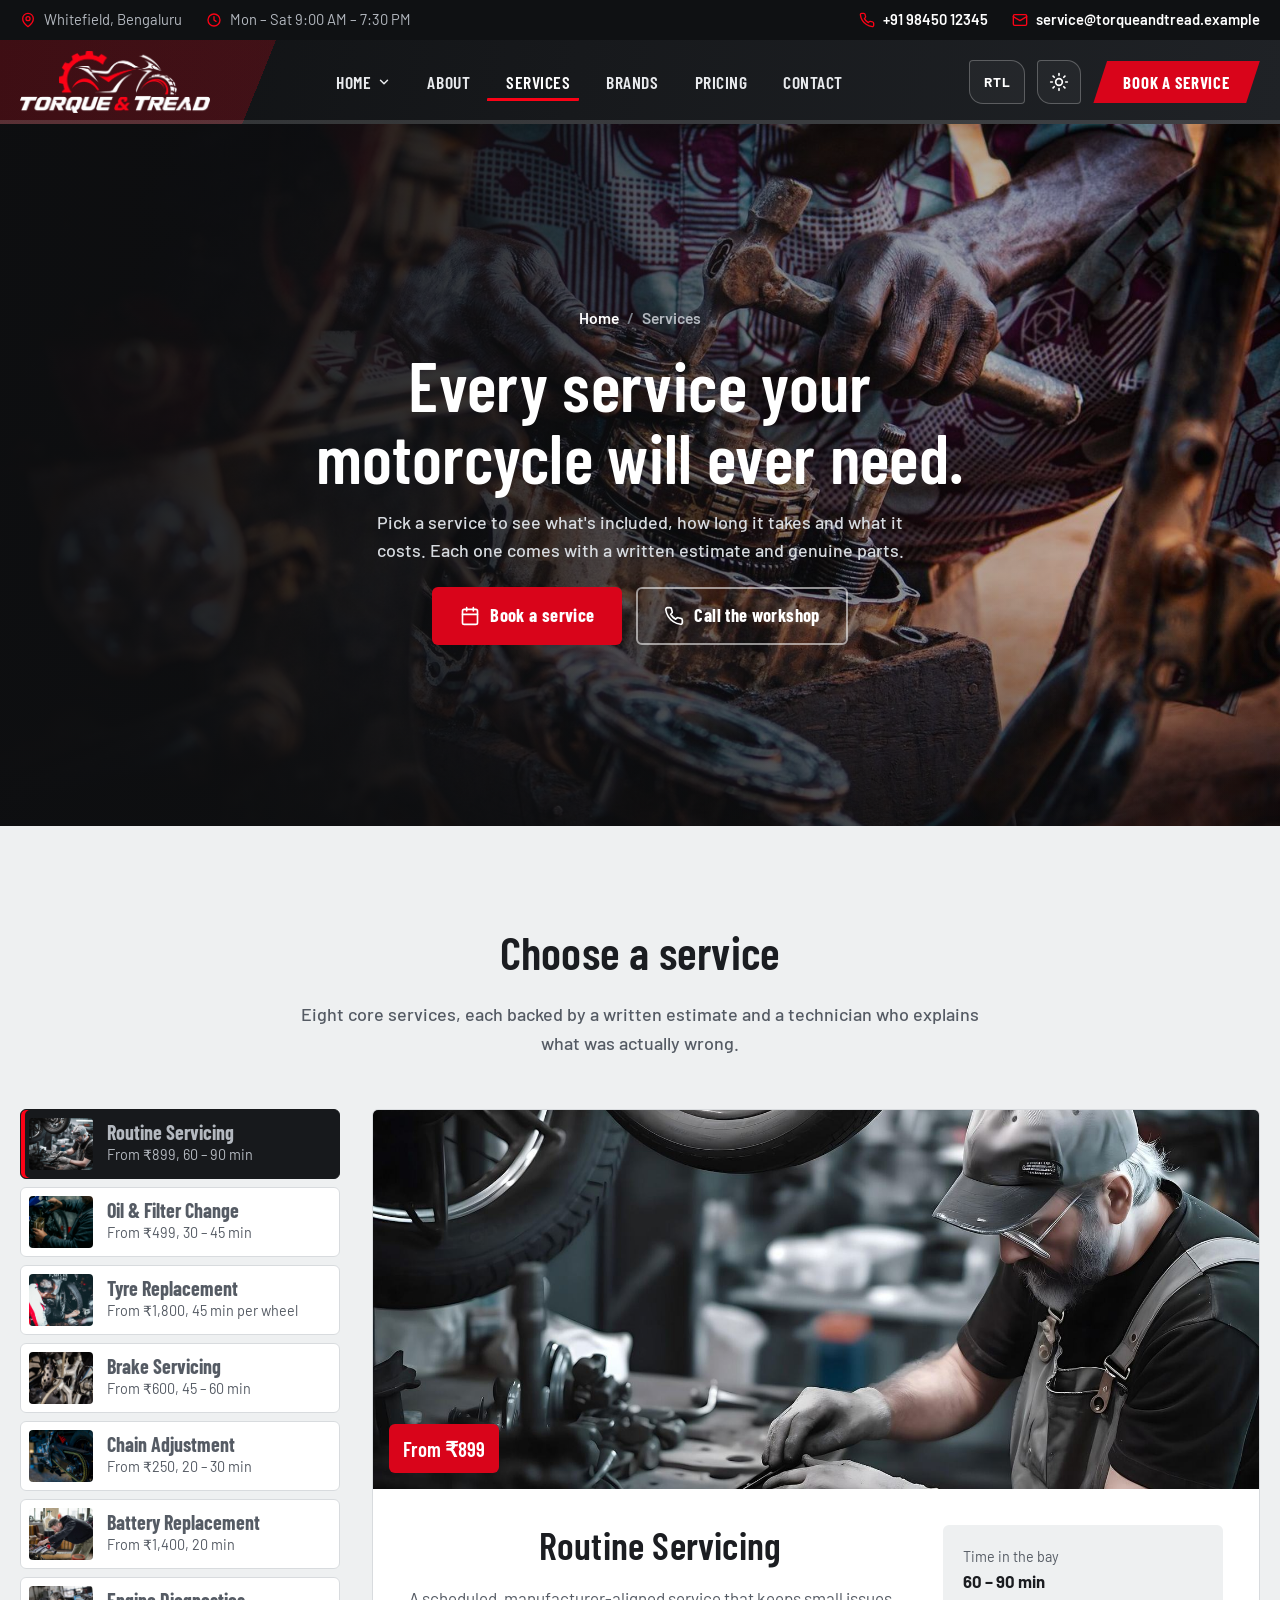
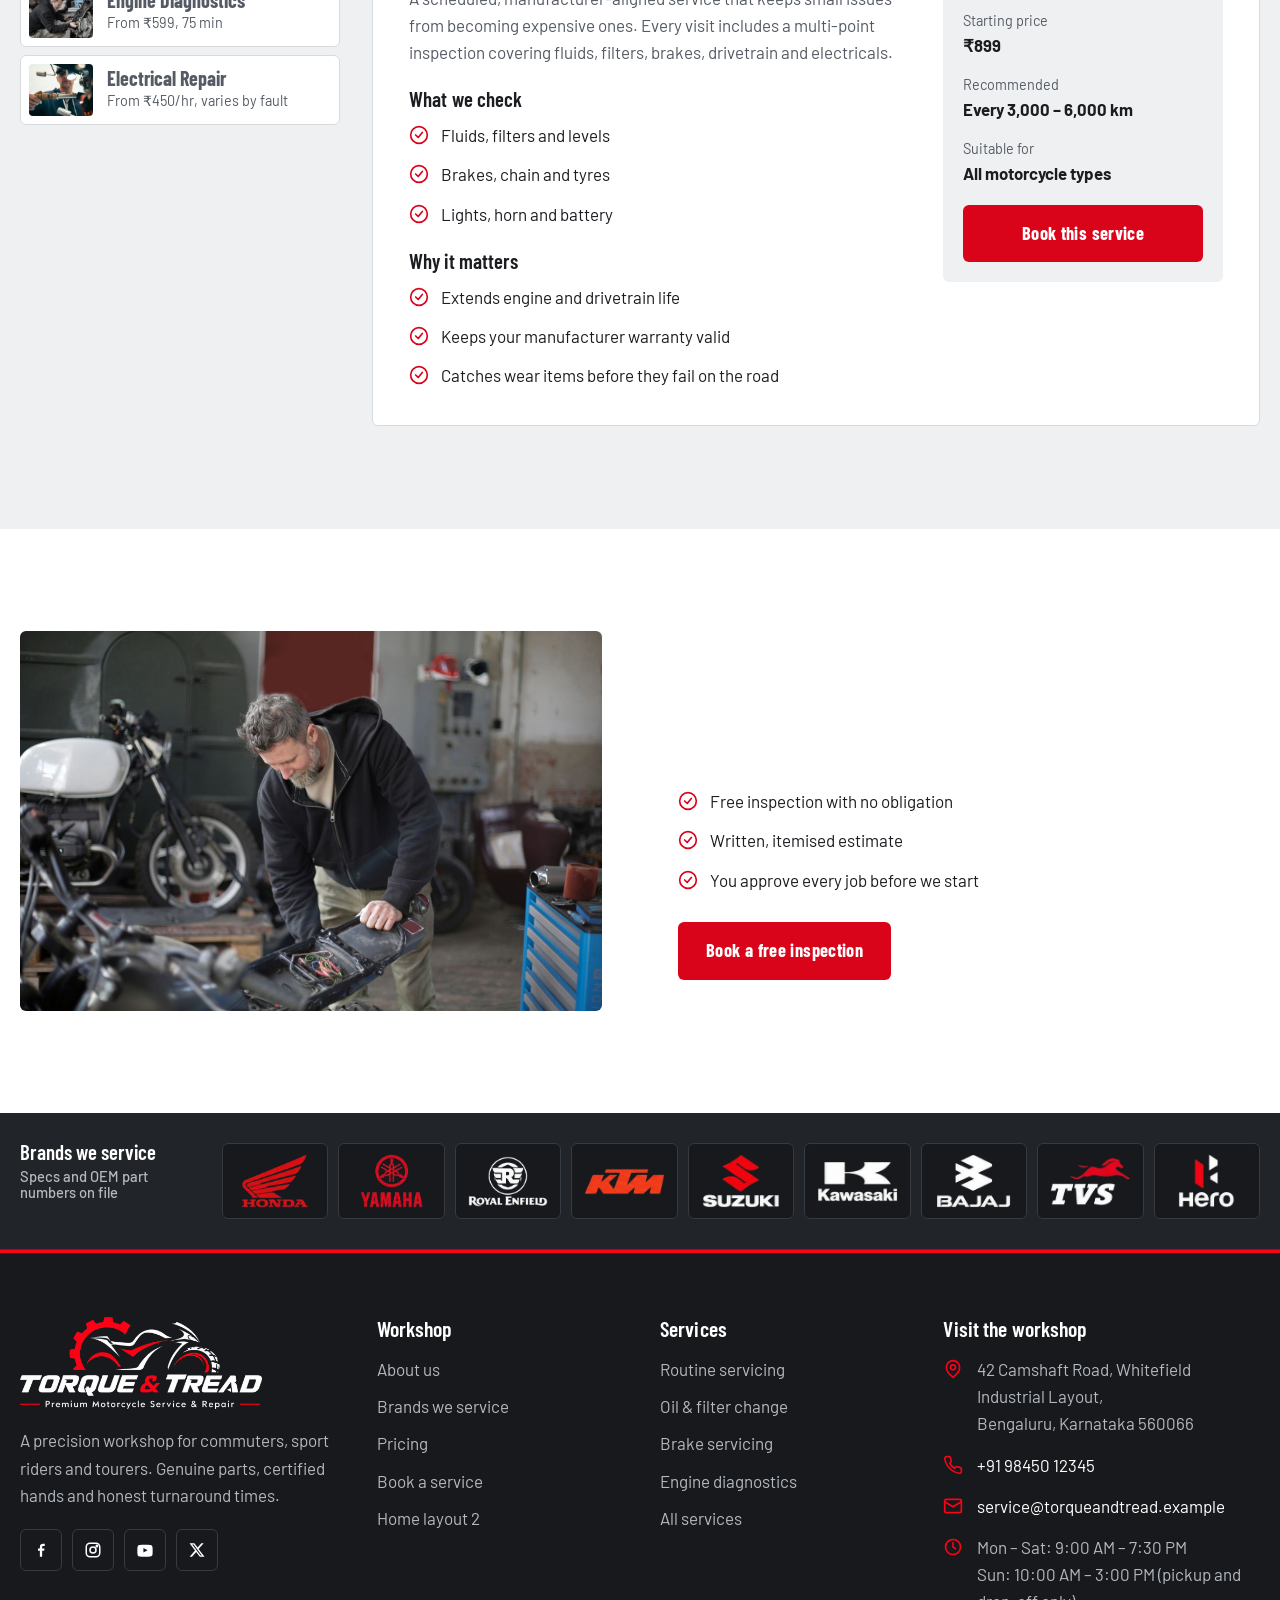
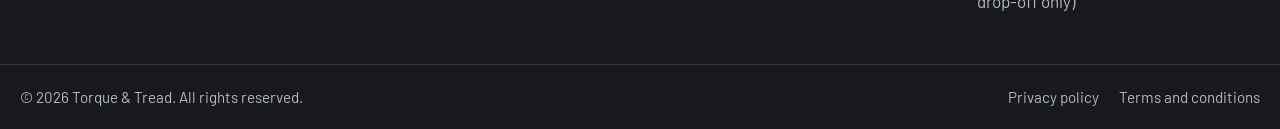
<file: services.html>
<!DOCTYPE html>
<html lang="en" dir="ltr">
<head>
  <meta charset="UTF-8">
  <meta name="viewport" content="width=device-width, initial-scale=1">
  <title>Motorcycle Services | Servicing, Brakes, Tyres, Diagnostics | Torque &amp; Tread</title>
  <meta name="description" content="Routine servicing, oil changes, tyres, brakes, chain, battery, engine diagnostics and electrical repair. See what is included, time and price.">
  <link rel="canonical" href="https://www.torqueandtread.example/services.html">
  <meta property="og:type" content="website">
  <meta property="og:title" content="Motorcycle Services | Servicing, Brakes, Tyres, Diagnostics | Torque &amp; Tread">
  <meta property="og:description" content="Routine servicing, oil changes, tyres, brakes, chain, battery, engine diagnostics and electrical repair. See what is included, time and price.">
  <meta property="og:image" content="https://www.torqueandtread.example/assets/images/photos/clutch-overhaul.jpg">
  <meta name="twitter:card" content="summary_large_image">
  <meta name="theme-color" content="#17191c">
  <link rel="icon" type="image/png" href="assets/images/favicon.png">
  <link rel="apple-touch-icon" href="assets/images/apple-touch-icon.png">
  <script>try{if(localStorage.getItem('tt-theme')==='dark')document.documentElement.setAttribute('data-theme','dark');if(localStorage.getItem('tt-dir')==='rtl')document.documentElement.setAttribute('dir','rtl')}catch(e){}</script>
  <link rel="preconnect" href="https://fonts.googleapis.com">
  <link rel="preconnect" href="https://fonts.gstatic.com" crossorigin>
  <link href="https://fonts.googleapis.com/css2?family=Barlow+Condensed:wght@600;700;800&amp;family=Barlow:wght@400;500;600;700&amp;display=swap" rel="stylesheet">
  <link rel="stylesheet" href="assets/css/style.css">
  <link rel="stylesheet" href="assets/css/dark.css">
  <link rel="stylesheet" href="assets/css/rtl.css">
</head>
<body>
  <a class="skip-link" href="#main">Skip to content</a>
  <div class="topbar">
    <div class="container">
      <div class="topbar__group">
        <span class="topbar__item topbar__hide-md"><svg viewBox="0 0 24 24" fill="none" stroke="currentColor" stroke-width="2" stroke-linecap="round" stroke-linejoin="round" aria-hidden="true"><path d="M20 10c0 6-8 12-8 12S4 16 4 10a8 8 0 1 1 16 0Z"/><circle cx="12" cy="10" r="3"/></svg> Whitefield, Bengaluru</span>
        <span class="topbar__item topbar__hide-sm"><svg viewBox="0 0 24 24" fill="none" stroke="currentColor" stroke-width="2" stroke-linecap="round" aria-hidden="true"><circle cx="12" cy="12" r="9"/><path d="M12 7v5l3 2"/></svg> Mon – Sat 9:00 AM – 7:30 PM</span>
      </div>
      <div class="topbar__group">
        <a class="topbar__item" href="tel:+919845012345"><svg viewBox="0 0 24 24" fill="none" stroke="currentColor" stroke-width="2" stroke-linecap="round" stroke-linejoin="round" aria-hidden="true"><path d="M22 16.9v3a2 2 0 0 1-2.2 2 19.8 19.8 0 0 1-8.6-3.1 19.5 19.5 0 0 1-6-6A19.8 19.8 0 0 1 2.1 4.2 2 2 0 0 1 4.1 2h3a2 2 0 0 1 2 1.7c.1 1 .4 1.9.7 2.8a2 2 0 0 1-.5 2.1L8 9.9a16 16 0 0 0 6 6l1.3-1.3a2 2 0 0 1 2.1-.4c.9.3 1.8.6 2.8.7a2 2 0 0 1 1.7 2Z"/></svg> +91 98450 12345</a>
        <a class="topbar__item topbar__hide-md" href="mailto:service@torqueandtread.example"><svg viewBox="0 0 24 24" fill="none" stroke="currentColor" stroke-width="2" stroke-linecap="round" stroke-linejoin="round" aria-hidden="true"><rect x="2" y="4" width="20" height="16" rx="2"/><path d="m22 7-10 6L2 7"/></svg> service@torqueandtread.example</a>
      </div>
    </div>
  </div>
  <header class="site-header">
    <div class="container">
      <a class="brand" href="index.html" aria-label="Torque &amp; Tread home">
        <img src="assets/images/logo-header.png" alt="Torque &amp; Tread motorcycle service and repair" width="800" height="261">
      </a>
      <nav class="nav" id="site-nav" aria-label="Main">
        <ul class="nav__list">
            <li class="has-sub">
              <button class="nav__link" type="button" aria-expanded="false" aria-controls="sub-home">Home <svg viewBox="0 0 24 24" fill="none" stroke="currentColor" stroke-width="2.5" stroke-linecap="round" stroke-linejoin="round" aria-hidden="true"><path d="m6 9 6 6 6-6"/></svg></button>
              <ul class="nav__sub" id="sub-home">
                <li><a href="index.html">Home layout 1</a></li>
                <li><a href="home-v2.html">Home layout 2</a></li>
              </ul>
            </li>
            <li><a class="nav__link" href="about.html">About</a></li>
            <li><a class="nav__link" href="services.html" aria-current="page">Services</a></li>
            <li><a class="nav__link" href="brands.html">Brands</a></li>
            <li><a class="nav__link" href="pricing.html">Pricing</a></li>
            <li><a class="nav__link" href="contact.html">Contact</a></li>
        </ul>
        <a class="btn btn--primary nav__cta-mobile" href="contact.html"><svg viewBox="0 0 24 24" fill="none" stroke="currentColor" stroke-width="2" stroke-linecap="round" stroke-linejoin="round" aria-hidden="true"><rect x="3" y="4" width="18" height="18" rx="2"/><path d="M16 2v4M8 2v4M3 10h18"/></svg> Book a service</a>
      </nav>
      <div class="header-actions">
        <button class="dir-toggle" type="button" aria-label="Switch text direction to right-to-left" aria-pressed="false" title="Toggle text direction"><span class="dir-toggle__label">RTL</span></button>
        <button class="icon-btn theme-toggle" type="button" aria-label="Dark mode" aria-pressed="false"><svg class="icon-sun" viewBox="0 0 24 24" fill="none" stroke="currentColor" stroke-width="2" stroke-linecap="round" aria-hidden="true"><circle cx="12" cy="12" r="4"/><path d="M12 2v2M12 20v2M4.9 4.9l1.4 1.4M17.7 17.7l1.4 1.4M2 12h2M20 12h2M4.9 19.1l1.4-1.4M17.7 6.3l1.4-1.4"/></svg><svg class="icon-moon" viewBox="0 0 24 24" fill="none" stroke="currentColor" stroke-width="2" stroke-linecap="round" stroke-linejoin="round" aria-hidden="true"><path d="M21 12.8A9 9 0 1 1 11.2 3a7 7 0 0 0 9.8 9.8Z"/></svg></button>
        <a class="btn btn--primary btn--sm" href="contact.html">Book a service</a>
        <button class="icon-btn nav-toggle" type="button" aria-label="Menu" aria-expanded="false" aria-controls="site-nav"><span></span></button>
      </div>
    </div>
  </header>

  <main id="main">
    <section class="hero ">
      <div class="hero__media"><img src="assets/images/photos/clutch-overhaul.jpg" alt="Technician rebuilding a motorcycle clutch assembly by hand" width="1600" height="1067" fetchpriority="high"></div>
      <div class="container hero__inner">
        <div class="hero__content">
          <nav aria-label="Breadcrumb"><ol class="breadcrumb"><li><a href="index.html">Home</a></li><li aria-current="page">Services</li></ol></nav>
          <h1>Every service your motorcycle will ever need.</h1>
          <p class="hero__lede">Pick a service to see what's included, how long it takes and what it costs. Each one comes with a written estimate and genuine parts.</p>
          <div class="hero__actions">
            <a class="btn btn--primary" href="contact.html"><svg viewBox="0 0 24 24" fill="none" stroke="currentColor" stroke-width="2" stroke-linecap="round" stroke-linejoin="round" aria-hidden="true"><rect x="3" y="4" width="18" height="18" rx="2"/><path d="M16 2v4M8 2v4M3 10h18"/></svg> Book a service</a>
            <a class="btn btn--light" href="tel:+919845012345"><svg viewBox="0 0 24 24" fill="none" stroke="currentColor" stroke-width="2" stroke-linecap="round" stroke-linejoin="round" aria-hidden="true"><path d="M22 16.9v3a2 2 0 0 1-2.2 2 19.8 19.8 0 0 1-8.6-3.1 19.5 19.5 0 0 1-6-6A19.8 19.8 0 0 1 2.1 4.2 2 2 0 0 1 4.1 2h3a2 2 0 0 1 2 1.7c.1 1 .4 1.9.7 2.8a2 2 0 0 1-.5 2.1L8 9.9a16 16 0 0 0 6 6l1.3-1.3a2 2 0 0 1 2.1-.4c.9.3 1.8.6 2.8.7a2 2 0 0 1 1.7 2Z"/></svg> Call the workshop</a>
          </div>
        </div>
      </div>
    </section>

    <section class="section section--concrete">
      <div class="container">
        <div class="section-head">
          <h2>Choose a service</h2>
          <p>Eight core services, each backed by a written estimate and a technician who explains what was actually wrong.</p>
        </div>
        <div class="picker no-js-panels" data-picker>
          <ul class="picker__list" role="tablist" aria-label="Services" aria-orientation="vertical">
            <li role="presentation"><a class="picker__tab" role="tab" id="tab-routine-servicing" href="#routine-servicing" aria-controls="routine-servicing" aria-selected="false">
              <img src="assets/images/photos/mechanic-bench.jpg" alt="" width="128" height="104" loading="lazy"><span><strong>Routine Servicing</strong><span>From ₹899, 60 – 90 min</span></span></a></li><li role="presentation"><a class="picker__tab" role="tab" id="tab-oil-filter-change" href="#oil-filter-change" aria-controls="oil-filter-change" aria-selected="false">
              <img src="assets/images/photos/oil-change.jpg" alt="" width="128" height="104" loading="lazy"><span><strong>Oil & Filter Change</strong><span>From ₹499, 30 – 45 min</span></span></a></li><li role="presentation"><a class="picker__tab" role="tab" id="tab-tyre-replacement" href="#tyre-replacement" aria-controls="tyre-replacement" aria-selected="false">
              <img src="assets/images/photos/tyre-service.jpg" alt="" width="128" height="104" loading="lazy"><span><strong>Tyre Replacement</strong><span>From ₹1,800, 45 min per wheel</span></span></a></li><li role="presentation"><a class="picker__tab" role="tab" id="tab-brake-servicing" href="#brake-servicing" aria-controls="brake-servicing" aria-selected="false">
              <img src="assets/images/photos/brake-servicing.jpg" alt="" width="128" height="104" loading="lazy"><span><strong>Brake Servicing</strong><span>From ₹600, 45 – 60 min</span></span></a></li><li role="presentation"><a class="picker__tab" role="tab" id="tab-chain-adjustment" href="#chain-adjustment" aria-controls="chain-adjustment" aria-selected="false">
              <img src="assets/images/photos/chain-lubrication.jpg" alt="" width="128" height="104" loading="lazy"><span><strong>Chain Adjustment</strong><span>From ₹250, 20 – 30 min</span></span></a></li><li role="presentation"><a class="picker__tab" role="tab" id="tab-battery-replacement" href="#battery-replacement" aria-controls="battery-replacement" aria-selected="false">
              <img src="assets/images/photos/battery-service.jpg" alt="" width="128" height="104" loading="lazy"><span><strong>Battery Replacement</strong><span>From ₹1,400, 20 min</span></span></a></li><li role="presentation"><a class="picker__tab" role="tab" id="tab-engine-diagnostics" href="#engine-diagnostics" aria-controls="engine-diagnostics" aria-selected="false">
              <img src="assets/images/photos/engine-diagnostics.jpg" alt="" width="128" height="104" loading="lazy"><span><strong>Engine Diagnostics</strong><span>From ₹599, 75 min</span></span></a></li><li role="presentation"><a class="picker__tab" role="tab" id="tab-electrical-repair" href="#electrical-repair" aria-controls="electrical-repair" aria-selected="false">
              <img src="assets/images/photos/electrical-wiring.jpg" alt="" width="128" height="104" loading="lazy"><span><strong>Electrical Repair</strong><span>From ₹450/hr, varies by fault</span></span></a></li>
          </ul>
          <div class="picker__panels">
          <article class="panel" id="routine-servicing" role="tabpanel" aria-labelledby="tab-routine-servicing" tabindex="-1">
            <div class="panel__media"><img src="assets/images/photos/mechanic-bench.jpg" alt="Technician in gloves servicing a motorcycle at the workbench" width="1600" height="686" loading="lazy"><span class="panel__price">From ₹899</span></div>
            <div class="panel__body">
              <div>
                <h2>Routine Servicing</h2>
                <p>A scheduled, manufacturer-aligned service that keeps small issues from becoming expensive ones. Every visit includes a multi-point inspection covering fluids, filters, brakes, drivetrain and electricals.</p>
                <h3>What we check</h3>
                <ul class="check-list"><li><svg viewBox="0 0 24 24" fill="none" stroke="currentColor" stroke-width="2" stroke-linecap="round" stroke-linejoin="round" aria-hidden="true"><circle cx="12" cy="12" r="10"/><path d="m8 12 3 3 5-6"/></svg><span>Fluids, filters and levels</span></li><li><svg viewBox="0 0 24 24" fill="none" stroke="currentColor" stroke-width="2" stroke-linecap="round" stroke-linejoin="round" aria-hidden="true"><circle cx="12" cy="12" r="10"/><path d="m8 12 3 3 5-6"/></svg><span>Brakes, chain and tyres</span></li><li><svg viewBox="0 0 24 24" fill="none" stroke="currentColor" stroke-width="2" stroke-linecap="round" stroke-linejoin="round" aria-hidden="true"><circle cx="12" cy="12" r="10"/><path d="m8 12 3 3 5-6"/></svg><span>Lights, horn and battery</span></li></ul>
                <h3>Why it matters</h3>
                <ul class="check-list"><li><svg viewBox="0 0 24 24" fill="none" stroke="currentColor" stroke-width="2" stroke-linecap="round" stroke-linejoin="round" aria-hidden="true"><circle cx="12" cy="12" r="10"/><path d="m8 12 3 3 5-6"/></svg><span>Extends engine and drivetrain life</span></li><li><svg viewBox="0 0 24 24" fill="none" stroke="currentColor" stroke-width="2" stroke-linecap="round" stroke-linejoin="round" aria-hidden="true"><circle cx="12" cy="12" r="10"/><path d="m8 12 3 3 5-6"/></svg><span>Keeps your manufacturer warranty valid</span></li><li><svg viewBox="0 0 24 24" fill="none" stroke="currentColor" stroke-width="2" stroke-linecap="round" stroke-linejoin="round" aria-hidden="true"><circle cx="12" cy="12" r="10"/><path d="m8 12 3 3 5-6"/></svg><span>Catches wear items before they fail on the road</span></li></ul>
              </div>
              <aside class="spec" aria-label="Routine Servicing summary">
                <dl>
                  <div><dt>Time in the bay</dt><dd>60 – 90 min</dd></div>
                  <div><dt>Starting price</dt><dd>₹899</dd></div>
                  <div><dt>Recommended</dt><dd>Every 3,000 – 6,000 km</dd></div>
                  <div><dt>Suitable for</dt><dd>All motorcycle types</dd></div>
                </dl>
                <a class="btn btn--primary btn--block" href="contact.html?service=routine-servicing">Book this service</a>
                
              </aside>
            </div>
          </article>
          <article class="panel" id="oil-filter-change" role="tabpanel" aria-labelledby="tab-oil-filter-change" tabindex="-1">
            <div class="panel__media"><img src="assets/images/photos/oil-change.jpg" alt="Mechanic pouring fresh engine oil into a motorcycle" width="1600" height="686" loading="lazy"><span class="panel__price">From ₹499</span></div>
            <div class="panel__body">
              <div>
                <h2>Oil & Filter Change</h2>
                <p>Grade-matched synthetic or semi-synthetic oil paired with an OEM or equivalent filter, drained and refilled to the correct level and drain-bolt torque.</p>
                <h3>What we check</h3>
                <ul class="check-list"><li><svg viewBox="0 0 24 24" fill="none" stroke="currentColor" stroke-width="2" stroke-linecap="round" stroke-linejoin="round" aria-hidden="true"><circle cx="12" cy="12" r="10"/><path d="m8 12 3 3 5-6"/></svg><span>Drain and inspect old oil</span></li><li><svg viewBox="0 0 24 24" fill="none" stroke="currentColor" stroke-width="2" stroke-linecap="round" stroke-linejoin="round" aria-hidden="true"><circle cx="12" cy="12" r="10"/><path d="m8 12 3 3 5-6"/></svg><span>New OEM-grade filter</span></li><li><svg viewBox="0 0 24 24" fill="none" stroke="currentColor" stroke-width="2" stroke-linecap="round" stroke-linejoin="round" aria-hidden="true"><circle cx="12" cy="12" r="10"/><path d="m8 12 3 3 5-6"/></svg><span>Refill to exact level</span></li></ul>
                <h3>Why it matters</h3>
                <ul class="check-list"><li><svg viewBox="0 0 24 24" fill="none" stroke="currentColor" stroke-width="2" stroke-linecap="round" stroke-linejoin="round" aria-hidden="true"><circle cx="12" cy="12" r="10"/><path d="m8 12 3 3 5-6"/></svg><span>Reduces engine wear and heat build-up</span></li><li><svg viewBox="0 0 24 24" fill="none" stroke="currentColor" stroke-width="2" stroke-linecap="round" stroke-linejoin="round" aria-hidden="true"><circle cx="12" cy="12" r="10"/><path d="m8 12 3 3 5-6"/></svg><span>Smoother running and better mileage</span></li><li><svg viewBox="0 0 24 24" fill="none" stroke="currentColor" stroke-width="2" stroke-linecap="round" stroke-linejoin="round" aria-hidden="true"><circle cx="12" cy="12" r="10"/><path d="m8 12 3 3 5-6"/></svg><span>Old oil disposed of responsibly</span></li></ul>
              </div>
              <aside class="spec" aria-label="Oil & Filter Change summary">
                <dl>
                  <div><dt>Time in the bay</dt><dd>30 – 45 min</dd></div>
                  <div><dt>Starting price</dt><dd>₹499</dd></div>
                  <div><dt>Recommended</dt><dd>Every 3,000 – 5,000 km</dd></div>
                  <div><dt>Suitable for</dt><dd>Every motorcycle</dd></div>
                </dl>
                <a class="btn btn--primary btn--block" href="contact.html?service=oil-filter-change">Book this service</a>
                
              </aside>
            </div>
          </article>
          <article class="panel" id="tyre-replacement" role="tabpanel" aria-labelledby="tab-tyre-replacement" tabindex="-1">
            <div class="panel__media"><img src="assets/images/photos/tyre-service.jpg" alt="Mechanic working on a motorcycle rear wheel and tyre" width="1600" height="686" loading="lazy"><span class="panel__price">From ₹1,800</span></div>
            <div class="panel__body">
              <div>
                <h2>Tyre Replacement</h2>
                <p>Tread depth, sidewall condition and pressure are checked on every visit. New tyres are balanced and fitted to the correct torque, followed by a wheel-alignment check.</p>
                <h3>What we check</h3>
                <ul class="check-list"><li><svg viewBox="0 0 24 24" fill="none" stroke="currentColor" stroke-width="2" stroke-linecap="round" stroke-linejoin="round" aria-hidden="true"><circle cx="12" cy="12" r="10"/><path d="m8 12 3 3 5-6"/></svg><span>Tread and sidewall check</span></li><li><svg viewBox="0 0 24 24" fill="none" stroke="currentColor" stroke-width="2" stroke-linecap="round" stroke-linejoin="round" aria-hidden="true"><circle cx="12" cy="12" r="10"/><path d="m8 12 3 3 5-6"/></svg><span>Computerised balancing</span></li><li><svg viewBox="0 0 24 24" fill="none" stroke="currentColor" stroke-width="2" stroke-linecap="round" stroke-linejoin="round" aria-hidden="true"><circle cx="12" cy="12" r="10"/><path d="m8 12 3 3 5-6"/></svg><span>Axle torque and alignment</span></li></ul>
                <h3>Why it matters</h3>
                <ul class="check-list"><li><svg viewBox="0 0 24 24" fill="none" stroke="currentColor" stroke-width="2" stroke-linecap="round" stroke-linejoin="round" aria-hidden="true"><circle cx="12" cy="12" r="10"/><path d="m8 12 3 3 5-6"/></svg><span>Better grip in wet and dry conditions</span></li><li><svg viewBox="0 0 24 24" fill="none" stroke="currentColor" stroke-width="2" stroke-linecap="round" stroke-linejoin="round" aria-hidden="true"><circle cx="12" cy="12" r="10"/><path d="m8 12 3 3 5-6"/></svg><span>Balanced fitment means less vibration</span></li><li><svg viewBox="0 0 24 24" fill="none" stroke="currentColor" stroke-width="2" stroke-linecap="round" stroke-linejoin="round" aria-hidden="true"><circle cx="12" cy="12" r="10"/><path d="m8 12 3 3 5-6"/></svg><span>Compounds for commuting, sport and touring</span></li></ul>
              </div>
              <aside class="spec" aria-label="Tyre Replacement summary">
                <dl>
                  <div><dt>Time in the bay</dt><dd>45 min per wheel</dd></div>
                  <div><dt>Starting price</dt><dd>₹1,800</dd></div>
                  <div><dt>Recommended</dt><dd>When tread is below 1.5 mm</dd></div>
                  <div><dt>Suitable for</dt><dd>Commuter, sport, cruiser, ADV</dd></div>
                </dl>
                <a class="btn btn--primary btn--block" href="contact.html?service=tyre-replacement">Book this service</a>
                
              </aside>
            </div>
          </article>
          <article class="panel" id="brake-servicing" role="tabpanel" aria-labelledby="tab-brake-servicing" tabindex="-1">
            <div class="panel__media"><img src="assets/images/photos/brake-servicing.jpg" alt="Close-up of a motorcycle front brake disc and caliper" width="1600" height="686" loading="lazy"><span class="panel__price">From ₹600</span></div>
            <div class="panel__body">
              <div>
                <h2>Brake Servicing</h2>
                <p>Pad thickness, disc wear, caliper function and fluid condition are all inspected. Fluid is bled and replaced on the recommended interval to keep lever feel firm and consistent.</p>
                <h3>What we check</h3>
                <ul class="check-list"><li><svg viewBox="0 0 24 24" fill="none" stroke="currentColor" stroke-width="2" stroke-linecap="round" stroke-linejoin="round" aria-hidden="true"><circle cx="12" cy="12" r="10"/><path d="m8 12 3 3 5-6"/></svg><span>Pad and disc measurement</span></li><li><svg viewBox="0 0 24 24" fill="none" stroke="currentColor" stroke-width="2" stroke-linecap="round" stroke-linejoin="round" aria-hidden="true"><circle cx="12" cy="12" r="10"/><path d="m8 12 3 3 5-6"/></svg><span>Caliper clean and lube</span></li><li><svg viewBox="0 0 24 24" fill="none" stroke="currentColor" stroke-width="2" stroke-linecap="round" stroke-linejoin="round" aria-hidden="true"><circle cx="12" cy="12" r="10"/><path d="m8 12 3 3 5-6"/></svg><span>Fluid bleed and top-up</span></li></ul>
                <h3>Why it matters</h3>
                <ul class="check-list"><li><svg viewBox="0 0 24 24" fill="none" stroke="currentColor" stroke-width="2" stroke-linecap="round" stroke-linejoin="round" aria-hidden="true"><circle cx="12" cy="12" r="10"/><path d="m8 12 3 3 5-6"/></svg><span>Shorter, more predictable stopping</span></li><li><svg viewBox="0 0 24 24" fill="none" stroke="currentColor" stroke-width="2" stroke-linecap="round" stroke-linejoin="round" aria-hidden="true"><circle cx="12" cy="12" r="10"/><path d="m8 12 3 3 5-6"/></svg><span>Prevents caliper seizure and uneven pad wear</span></li><li><svg viewBox="0 0 24 24" fill="none" stroke="currentColor" stroke-width="2" stroke-linecap="round" stroke-linejoin="round" aria-hidden="true"><circle cx="12" cy="12" r="10"/><path d="m8 12 3 3 5-6"/></svg><span>Fresh fluid protects against brake fade</span></li></ul>
              </div>
              <aside class="spec" aria-label="Brake Servicing summary">
                <dl>
                  <div><dt>Time in the bay</dt><dd>45 – 60 min</dd></div>
                  <div><dt>Starting price</dt><dd>₹600</dd></div>
                  <div><dt>Recommended</dt><dd>Every 10,000 km or 12 months</dd></div>
                  <div><dt>Suitable for</dt><dd>All motorcycle types</dd></div>
                </dl>
                <a class="btn btn--primary btn--block" href="contact.html?service=brake-servicing">Book this service</a>
                
              </aside>
            </div>
          </article>
          <article class="panel" id="chain-adjustment" role="tabpanel" aria-labelledby="tab-chain-adjustment" tabindex="-1">
            <div class="panel__media"><img src="assets/images/photos/chain-lubrication.jpg" alt="Motorcycle drive chain and rear sprocket after lubrication" width="1600" height="686" loading="lazy"><span class="panel__price">From ₹250</span></div>
            <div class="panel__body">
              <div>
                <h2>Chain Adjustment</h2>
                <p>Slack is measured against the manufacturer's spec, sprockets are checked for hooking or wear, and the chain is cleaned and lubricated for quieter, smoother power delivery.</p>
                <h3>What we check</h3>
                <ul class="check-list"><li><svg viewBox="0 0 24 24" fill="none" stroke="currentColor" stroke-width="2" stroke-linecap="round" stroke-linejoin="round" aria-hidden="true"><circle cx="12" cy="12" r="10"/><path d="m8 12 3 3 5-6"/></svg><span>Slack measured and set</span></li><li><svg viewBox="0 0 24 24" fill="none" stroke="currentColor" stroke-width="2" stroke-linecap="round" stroke-linejoin="round" aria-hidden="true"><circle cx="12" cy="12" r="10"/><path d="m8 12 3 3 5-6"/></svg><span>Sprocket wear check</span></li><li><svg viewBox="0 0 24 24" fill="none" stroke="currentColor" stroke-width="2" stroke-linecap="round" stroke-linejoin="round" aria-hidden="true"><circle cx="12" cy="12" r="10"/><path d="m8 12 3 3 5-6"/></svg><span>Deep clean and lube</span></li></ul>
                <h3>Why it matters</h3>
                <ul class="check-list"><li><svg viewBox="0 0 24 24" fill="none" stroke="currentColor" stroke-width="2" stroke-linecap="round" stroke-linejoin="round" aria-hidden="true"><circle cx="12" cy="12" r="10"/><path d="m8 12 3 3 5-6"/></svg><span>Less drivetrain snatch and noise</span></li><li><svg viewBox="0 0 24 24" fill="none" stroke="currentColor" stroke-width="2" stroke-linecap="round" stroke-linejoin="round" aria-hidden="true"><circle cx="12" cy="12" r="10"/><path d="m8 12 3 3 5-6"/></svg><span>Prevents early sprocket wear</span></li><li><svg viewBox="0 0 24 24" fill="none" stroke="currentColor" stroke-width="2" stroke-linecap="round" stroke-linejoin="round" aria-hidden="true"><circle cx="12" cy="12" r="10"/><path d="m8 12 3 3 5-6"/></svg><span>Smoother power delivery</span></li></ul>
              </div>
              <aside class="spec" aria-label="Chain Adjustment summary">
                <dl>
                  <div><dt>Time in the bay</dt><dd>20 – 30 min</dd></div>
                  <div><dt>Starting price</dt><dd>₹250</dd></div>
                  <div><dt>Recommended</dt><dd>Every 500 – 800 km</dd></div>
                  <div><dt>Suitable for</dt><dd>Chain-driven motorcycles</dd></div>
                </dl>
                <a class="btn btn--primary btn--block" href="contact.html?service=chain-adjustment">Book this service</a>
                
              </aside>
            </div>
          </article>
          <article class="panel" id="battery-replacement" role="tabpanel" aria-labelledby="tab-battery-replacement" tabindex="-1">
            <div class="panel__media"><img src="assets/images/photos/battery-service.jpg" alt="Technician testing a motorcycle battery and wiring" width="1600" height="686" loading="lazy"><span class="panel__price">From ₹1,400</span></div>
            <div class="panel__body">
              <div>
                <h2>Battery Replacement</h2>
                <p>A load test reveals a weak battery before it leaves you stranded. Terminals are cleaned and torqued, and replacements are matched to the correct CCA rating for your bike.</p>
                <h3>What we check</h3>
                <ul class="check-list"><li><svg viewBox="0 0 24 24" fill="none" stroke="currentColor" stroke-width="2" stroke-linecap="round" stroke-linejoin="round" aria-hidden="true"><circle cx="12" cy="12" r="10"/><path d="m8 12 3 3 5-6"/></svg><span>Load and charging test</span></li><li><svg viewBox="0 0 24 24" fill="none" stroke="currentColor" stroke-width="2" stroke-linecap="round" stroke-linejoin="round" aria-hidden="true"><circle cx="12" cy="12" r="10"/><path d="m8 12 3 3 5-6"/></svg><span>Terminal clean and torque</span></li><li><svg viewBox="0 0 24 24" fill="none" stroke="currentColor" stroke-width="2" stroke-linecap="round" stroke-linejoin="round" aria-hidden="true"><circle cx="12" cy="12" r="10"/><path d="m8 12 3 3 5-6"/></svg><span>Correct CCA replacement</span></li></ul>
                <h3>Why it matters</h3>
                <ul class="check-list"><li><svg viewBox="0 0 24 24" fill="none" stroke="currentColor" stroke-width="2" stroke-linecap="round" stroke-linejoin="round" aria-hidden="true"><circle cx="12" cy="12" r="10"/><path d="m8 12 3 3 5-6"/></svg><span>Reliable cold starts</span></li><li><svg viewBox="0 0 24 24" fill="none" stroke="currentColor" stroke-width="2" stroke-linecap="round" stroke-linejoin="round" aria-hidden="true"><circle cx="12" cy="12" r="10"/><path d="m8 12 3 3 5-6"/></svg><span>Less strain on the charging system</span></li><li><svg viewBox="0 0 24 24" fill="none" stroke="currentColor" stroke-width="2" stroke-linecap="round" stroke-linejoin="round" aria-hidden="true"><circle cx="12" cy="12" r="10"/><path d="m8 12 3 3 5-6"/></svg><span>Old batteries recycled correctly</span></li></ul>
              </div>
              <aside class="spec" aria-label="Battery Replacement summary">
                <dl>
                  <div><dt>Time in the bay</dt><dd>20 min</dd></div>
                  <div><dt>Starting price</dt><dd>₹1,400</dd></div>
                  <div><dt>Recommended</dt><dd>Test at every service</dd></div>
                  <div><dt>Suitable for</dt><dd>Batteries older than 2 years</dd></div>
                </dl>
                <a class="btn btn--primary btn--block" href="contact.html?service=battery-replacement">Book this service</a>
                
              </aside>
            </div>
          </article>
          <article class="panel" id="engine-diagnostics" role="tabpanel" aria-labelledby="tab-engine-diagnostics" tabindex="-1">
            <div class="panel__media"><img src="assets/images/photos/engine-diagnostics.jpg" alt="Technician crouching beside a motorcycle engine running diagnostics" width="1600" height="686" loading="lazy"><span class="panel__price">From ₹599</span></div>
            <div class="panel__body">
              <div>
                <h2>Engine Diagnostics</h2>
                <p>ECU fault codes are scanned and cross-checked with a compression test and live data to isolate performance issues at the source, not just the symptom.</p>
                <h3>What we check</h3>
                <ul class="check-list"><li>
                  <svg viewBox="0 0 24 24" fill="none" stroke="currentColor" stroke-width="2" stroke-linecap="round" stroke-linejoin="round" aria-hidden="true"><circle cx="12" cy="12" r="10"/><path d="m8 12 3 3 5-6"/></svg><span>ECU fault-code scan</span></li><li><svg viewBox="0 0 24 24" fill="none" stroke="currentColor" stroke-width="2" stroke-linecap="round" stroke-linejoin="round" aria-hidden="true"><circle cx="12" cy="12" r="10"/><path d="m8 12 3 3 5-6"/></svg><span>Live sensor data</span></li><li><svg viewBox="0 0 24 24" fill="none" stroke="currentColor" stroke-width="2" stroke-linecap="round" stroke-linejoin="round" aria-hidden="true"><circle cx="12" cy="12" r="10"/><path d="m8 12 3 3 5-6"/></svg><span>Compression test</span></li></ul>
                <h3>Why it matters</h3>
                <ul class="check-list"><li><svg viewBox="0 0 24 24" fill="none" stroke="currentColor" stroke-width="2" stroke-linecap="round" stroke-linejoin="round" aria-hidden="true"><circle cx="12" cy="12" r="10"/><path d="m8 12 3 3 5-6"/></svg><span>Finds intermittent faults accurately</span></li><li><svg viewBox="0 0 24 24" fill="none" stroke="currentColor" stroke-width="2" stroke-linecap="round" stroke-linejoin="round" aria-hidden="true"><circle cx="12" cy="12" r="10"/><path d="m8 12 3 3 5-6"/></svg><span>Avoids replacing parts that are fine</span></li><li><svg viewBox="0 0 24 24" fill="none" stroke="currentColor" stroke-width="2" stroke-linecap="round" stroke-linejoin="round" aria-hidden="true"><circle cx="12" cy="12" r="10"/><path d="m8 12 3 3 5-6"/></svg><span>Written diagnostic report for your records</span></li></ul>
              </div>
              <aside class="spec" aria-label="Engine Diagnostics summary">
                <dl>
                  <div><dt>Time in the bay</dt><dd>45 - 75 min</dd></div>
                  <div><dt>Starting price</dt><dd>₹599</dd></div>
                  <div><dt>Recommended</dt><dd>When a warning light comes on</dd></div>
                  <div><dt>Suitable for</dt><dd>Fuel-injected motorcycles</dd></div>
                </dl>
                <a class="btn btn--primary btn--block" href="contact.html?service=engine-diagnostics">Book this service</a>
                <a class="btn btn--outline btn--block" href="service-details.html">Full service details</a>
              </aside>
            </div>
          </article>
          <article class="panel" id="electrical-repair" role="tabpanel" aria-labelledby="tab-electrical-repair" tabindex="-1">
            <div class="panel__media"><img src="assets/images/photos/electrical-wiring.jpg" alt="Technician inspecting motorcycle wiring under a work light" width="1600" height="686" loading="lazy"><span class="panel__price">From ₹450/hr</span></div>
            <div class="panel__body">
              <div>
                <h2>Electrical Repair</h2>
                <p>From flickering indicators to a dead horn circuit, our technicians trace wiring faults back to the source using the circuit diagram for your exact model.</p>
                <h3>What we check</h3>
                <ul class="check-list"><li><svg viewBox="0 0 24 24" fill="none" stroke="currentColor" stroke-width="2" stroke-linecap="round" stroke-linejoin="round" aria-hidden="true"><circle cx="12" cy="12" r="10"/><path d="m8 12 3 3 5-6"/></svg><span>Circuit tracing</span></li><li><svg viewBox="0 0 24 24" fill="none" stroke="currentColor" stroke-width="2" stroke-linecap="round" stroke-linejoin="round" aria-hidden="true"><circle cx="12" cy="12" r="10"/><path d="m8 12 3 3 5-6"/></svg><span>Connector and relay repair</span></li><li><svg viewBox="0 0 24 24" fill="none" stroke="currentColor" stroke-width="2" stroke-linecap="round" stroke-linejoin="round" aria-hidden="true"><circle cx="12" cy="12" r="10"/><path d="m8 12 3 3 5-6"/></svg><span>Full lighting and horn test</span></li></ul>
                <h3>Why it matters</h3>
                <ul class="check-list"><li><svg viewBox="0 0 24 24" fill="none" stroke="currentColor" stroke-width="2" stroke-linecap="round" stroke-linejoin="round" aria-hidden="true"><circle cx="12" cy="12" r="10"/><path d="m8 12 3 3 5-6"/></svg><span>Fixes intermittent electrical faults</span></li><li><svg viewBox="0 0 24 24" fill="none" stroke="currentColor" stroke-width="2" stroke-linecap="round" stroke-linejoin="round" aria-hidden="true"><circle cx="12" cy="12" r="10"/><path d="m8 12 3 3 5-6"/></svg><span>OEM-spec connectors and wiring</span></li><li><svg viewBox="0 0 24 24" fill="none" stroke="currentColor" stroke-width="2" stroke-linecap="round" stroke-linejoin="round" aria-hidden="true"><circle cx="12" cy="12" r="10"/><path d="m8 12 3 3 5-6"/></svg><span>Complete lighting and horn function test</span></li></ul>
              </div>
              <aside class="spec" aria-label="Electrical Repair summary">
                <dl>
                  <div><dt>Time in the bay</dt><dd>Varies by fault</dd></div>
                  <div><dt>Starting price</dt><dd>₹450/hr</dd></div>
                  <div><dt>Recommended</dt><dd>At the first sign of a fault</dd></div>
                  <div><dt>Suitable for</dt><dd>All motorcycle types</dd></div>
                </dl>
                <a class="btn btn--primary btn--block" href="contact.html?service=electrical-repair">Book this service</a>
                
              </aside>
            </div>
          </article>
          </div>
        </div>
      </div>
    </section>

    <section class="section">
      <div class="container split">
        <div class="split__medias"><img src="assets/images/photos/quality-check.jpg" alt="Technician carrying out a free multi-point inspection" width="1600" height="1067" loading="lazy"></div>
        <div>
          <h2>Not sure which service you need?</h2>
          <p class="muted">Bring your motorcycle in for a free multi-point inspection. We'll tell you what it actually needs, and what can wait.</p>
          <ul class="check-list"><li><svg viewBox="0 0 24 24" fill="none" stroke="currentColor" stroke-width="2" stroke-linecap="round" stroke-linejoin="round" aria-hidden="true"><circle cx="12" cy="12" r="10"/><path d="m8 12 3 3 5-6"/></svg><span>Free inspection with no obligation</span></li><li><svg viewBox="0 0 24 24" fill="none" stroke="currentColor" stroke-width="2" stroke-linecap="round" stroke-linejoin="round" aria-hidden="true"><circle cx="12" cy="12" r="10"/><path d="m8 12 3 3 5-6"/></svg><span>Written, itemised estimate</span></li><li><svg viewBox="0 0 24 24" fill="none" stroke="currentColor" stroke-width="2" stroke-linecap="round" stroke-linejoin="round" aria-hidden="true"><circle cx="12" cy="12" r="10"/><path d="m8 12 3 3 5-6"/></svg><span>You approve every job before we start</span></li></ul>
          <p style="margin-top:28px"><a class="btn btn--primary" href="contact.html?service=not-sure">Book a free inspection</a></p>
        </div>
      </div>
    </section>
    <section class="brand-strip" aria-label="Brands we service">
      <div class="container">
        <p class="brand-strip__label">Brands we service<span>Specs and OEM part numbers on file</span></p>
        <ul class="logo-row"><li><div class="logo-plate"><img src="assets/images/brands/honda.png" alt="Honda logo" width="160" height="110" loading="lazy"></div></li><li><div class="logo-plate"><img src="assets/images/brands/yamaha.png" alt="Yamaha logo" width="160" height="110" loading="lazy"></div></li><li><div class="logo-plate"><img src="assets/images/brands/royal-enfield.png" alt="Royal Enfield logo" width="160" height="110" loading="lazy"></div></li><li><div class="logo-plate"><img src="assets/images/brands/ktm.png" alt="KTM logo" width="160" height="110" loading="lazy"></div></li><li><div class="logo-plate"><img src="assets/images/brands/suzuki.png" alt="Suzuki logo" width="160" height="110" loading="lazy"></div></li><li><div class="logo-plate"><img src="assets/images/brands/kawasaki.png" alt="Kawasaki logo" width="160" height="110" loading="lazy"></div></li><li><div class="logo-plate"><img src="assets/images/brands/bajaj.png" alt="Bajaj logo" width="160" height="110" loading="lazy"></div></li><li><div class="logo-plate"><img src="assets/images/brands/tvs.png" alt="TVS logo" width="160" height="110" loading="lazy"></div></li><li><div class="logo-plate"><img src="assets/images/brands/hero.png" alt="Hero logo" width="160" height="110" loading="lazy"></div></li></ul>
      </div>
    </section>

  </main>

  <footer class="site-footer">
    <div class="container footer-top">
      <div class="footer-brand">
        <img src="assets/images/logo.png" alt="Torque &amp; Tread — Premium Motorcycle Service &amp; Repair" width="900" height="342" loading="lazy">
        <p>A precision workshop for commuters, sport riders and tourers. Genuine parts, certified hands and honest turnaround times.</p>
        <div class="socials">
          <a href="https://facebook.com" target="_blank" rel="noopener" aria-label="Facebook"><svg viewBox="0 0 24 24" fill="currentColor" aria-hidden="true"><path d="M13.5 21v-8h2.7l.4-3.1h-3.1V8c0-.9.2-1.5 1.6-1.5H17V3.7c-.3 0-1.3-.1-2.4-.1-2.4 0-4.1 1.5-4.1 4.2v2.1H8v3.1h2.5V21Z"/></svg></a>
          <a href="https://instagram.com" target="_blank" rel="noopener" aria-label="Instagram"><svg viewBox="0 0 24 24" fill="none" stroke="currentColor" stroke-width="2" aria-hidden="true"><rect x="3" y="3" width="18" height="18" rx="5"/><circle cx="12" cy="12" r="4"/><circle cx="17.2" cy="6.8" r="1"/></svg></a>
          <a href="https://youtube.com" target="_blank" rel="noopener" aria-label="YouTube"><svg viewBox="0 0 24 24" fill="currentColor" aria-hidden="true"><path d="M22 8.4s-.2-1.5-.8-2.2c-.8-.8-1.7-.8-2.1-.9C16.3 5 12 5 12 5s-4.3 0-7.1.3c-.4 0-1.3.1-2.1.9C2.2 6.9 2 8.4 2 8.4S1.8 10.1 1.8 12v1.9c0 1.9.2 3.6.2 3.6s.2 1.5.8 2.2c.8.9 1.9.8 2.3.9C6.6 20.9 12 21 12 21s4.3 0 7.1-.3c.4 0 1.3-.1 2.1-.9.6-.7.8-2.2.8-2.2s.2-1.7.2-3.6V12c0-1.9-.2-3.6-.2-3.6ZM9.9 15.4V9.4l5.6 3Z"/></svg></a>
          <a href="https://x.com" target="_blank" rel="noopener" aria-label="X"><svg viewBox="0 0 24 24" fill="currentColor" aria-hidden="true"><path d="M17.8 3h3.1l-6.8 7.7L22 21h-6.2l-4.9-6.4L5.3 21H2.2l7.2-8.3L2 3h6.4l4.4 5.8Zm-1.1 16.2h1.7L7.4 4.7H5.6Z"/></svg></a>
        </div>
      </div>
      <div>
        <h2>Workshop</h2>
        <ul class="footer-links">
          <li><a href="about.html">About us</a></li>
          <li><a href="brands.html">Brands we service</a></li>
          <li><a href="pricing.html">Pricing</a></li>
          <li><a href="contact.html">Book a service</a></li>
          <li><a href="home-v2.html">Home layout 2</a></li>
        </ul>
      </div>
      <div>
        <h2>Services</h2>
        <ul class="footer-links">
          <li><a href="services.html#routine-servicing">Routine servicing</a></li>
          <li><a href="services.html#oil-filter-change">Oil &amp; filter change</a></li>
          <li><a href="services.html#brake-servicing">Brake servicing</a></li>
          <li><a href="service-details.html">Engine diagnostics</a></li>
          <li><a href="services.html">All services</a></li>
        </ul>
      </div>
      <div>
        <h2>Visit the workshop</h2>
        <ul class="footer-contact">
          <li><svg viewBox="0 0 24 24" fill="none" stroke="currentColor" stroke-width="2" stroke-linecap="round" stroke-linejoin="round" aria-hidden="true"><path d="M20 10c0 6-8 12-8 12S4 16 4 10a8 8 0 1 1 16 0Z"/><circle cx="12" cy="10" r="3"/></svg><span>42 Camshaft Road, Whitefield Industrial Layout,<br>Bengaluru, Karnataka 560066</span></li>
          <li><svg viewBox="0 0 24 24" fill="none" stroke="currentColor" stroke-width="2" stroke-linecap="round" stroke-linejoin="round" aria-hidden="true"><path d="M22 16.9v3a2 2 0 0 1-2.2 2 19.8 19.8 0 0 1-8.6-3.1 19.5 19.5 0 0 1-6-6A19.8 19.8 0 0 1 2.1 4.2 2 2 0 0 1 4.1 2h3a2 2 0 0 1 2 1.7c.1 1 .4 1.9.7 2.8a2 2 0 0 1-.5 2.1L8 9.9a16 16 0 0 0 6 6l1.3-1.3a2 2 0 0 1 2.1-.4c.9.3 1.8.6 2.8.7a2 2 0 0 1 1.7 2Z"/></svg><a href="tel:+919845012345">+91 98450 12345</a></li>
          <li><svg viewBox="0 0 24 24" fill="none" stroke="currentColor" stroke-width="2" stroke-linecap="round" stroke-linejoin="round" aria-hidden="true"><rect x="2" y="4" width="20" height="16" rx="2"/><path d="m22 7-10 6L2 7"/></svg><a href="mailto:service@torqueandtread.example">service@torqueandtread.example</a></li>
          <li><svg viewBox="0 0 24 24" fill="none" stroke="currentColor" stroke-width="2" stroke-linecap="round" aria-hidden="true"><circle cx="12" cy="12" r="9"/><path d="M12 7v5l3 2"/></svg><span>Mon – Sat: 9:00 AM – 7:30 PM<br>Sun: 10:00 AM – 3:00 PM (pickup and drop-off only)</span></li>
        </ul>
      </div>
    </div>
    <div class="container footer-bottom">
      <span>© <span data-year>2026</span> Torque &amp; Tread. All rights reserved.</span>
      <nav aria-label="Legal"><a href="coming-soon.html">Privacy policy</a><a href="coming-soon.html">Terms and conditions</a></nav>
    </div>
  </footer>

  <div class="mobile-cta">
    <a class="btn btn--light" href="tel:+919845012345"><svg viewBox="0 0 24 24" fill="none" stroke="currentColor" stroke-width="2" stroke-linecap="round" stroke-linejoin="round" aria-hidden="true"><path d="M22 16.9v3a2 2 0 0 1-2.2 2 19.8 19.8 0 0 1-8.6-3.1 19.5 19.5 0 0 1-6-6A19.8 19.8 0 0 1 2.1 4.2 2 2 0 0 1 4.1 2h3a2 2 0 0 1 2 1.7c.1 1 .4 1.9.7 2.8a2 2 0 0 1-.5 2.1L8 9.9a16 16 0 0 0 6 6l1.3-1.3a2 2 0 0 1 2.1-.4c.9.3 1.8.6 2.8.7a2 2 0 0 1 1.7 2Z"/></svg> Call</a>
    <a class="btn btn--primary" href="contact.html">Book a service</a>
  </div>

  <script src="assets/js/main.js" defer></script>
</body>
</html>
</file>
<file: assets/css/style.css>
/* ==========================================================================
   Torque & Tread — Motorcycle Service & Repair Workshop
   Main stylesheet (no framework dependency)

   Scrolling note: neither <html> nor <body> sets `overflow` to hidden/auto.
   Setting overflow on both creates a second scroll container, which is what
   produced the "double scrollbar" on the previous version. Horizontal
   overflow is contained with `overflow-x: clip` on body only, which does
   not create a scroll container.
   ========================================================================== */

:root {
  /* Brand */
  --red: #d9041a;            /* buttons, links, accents on light surfaces */
  --red-hover: #b80316;
  --red-bright: #fb0216;     /* logo red, used on dark surfaces only */
  --graphite: #17191c;       /* header, footer, dark bands */
  --graphite-2: #212429;
  --graphite-3: #2c3036;

  /* Surfaces (light theme) */
  --bg: #ffffff;
  --concrete: #eef0f1;       /* workshop-floor grey for alternating bands */
  --surface: #ffffff;
  --text: #1b1d21;
  --muted: #555b64;
  --line: #d8dbde;

  --on-dark: #ffffff;
  --on-dark-muted: #b4b9c0;
  --line-dark: #363a41;

  --font-display: 'Barlow Condensed', 'Arial Narrow', 'Roboto Condensed', sans-serif;
  --font-body: 'Barlow', 'Segoe UI', Roboto, Arial, sans-serif;

  --container: 100%;
  --gutter: 20px;
  --section-y: clamp(64px, 8vw, 112px);

  /* One hero height for every page */
  --hero-h: clamp(560px, 78svh, 740px);

  --radius: 6px;
  --shadow: 0 18px 40px -24px rgba(15, 17, 20, 0.45);
  --header-h: 84px;
}


/* ---------- Base ---------- */
*, *::before, *::after { box-sizing: border-box; }
html { -webkit-text-size-adjust: 100%; scroll-padding-top: calc(var(--header-h) + 12px); }
@media (prefers-reduced-motion: no-preference) { html { scroll-behavior: smooth; } }
body {
  margin: 0;
  font-family: var(--font-body);
  font-size: 1.0625rem;
  line-height: 1.6;
  color: var(--text);
  background: var(--bg);
  overflow-x: clip;
  -webkit-font-smoothing: antialiased;
}
img { max-width: 100%; height: auto; display: block; }
a { color: inherit; }
button, input, select, textarea { font: inherit; color: inherit; }
ul, ol { margin: 0; padding: 0; }
h1, h2, h3, h4 {
  font-family: var(--font-display);
  font-weight: 600;
  line-height: 1.05;
  margin: 0 0 0.5em;
  letter-spacing: 0.005em;
  text-wrap: balance;
}
h1 { font-size: clamp(2.6rem, 5.4vw, 4.6rem); font-weight: 600; }
h2 { font-size: clamp(2rem, 3.6vw, 3rem); }
h3 { font-size: clamp(1.35rem, 1.6vw, 1.6rem); }
h4 { font-size: 1.2rem; }
p { margin: 0 0 1em; }
.muted { color: var(--muted); }
:focus-visible { outline: 3px solid var(--red); outline-offset: 3px; }
.visually-hidden { position: absolute !important; width: 1px; height: 1px; overflow: hidden; clip: rect(0 0 0 0); white-space: nowrap; }
.skip-link { position: absolute; inset-inline-start: 12px; top: -60px; z-index: 2000; background: var(--red); color: #fff; padding: 10px 16px; border-radius: var(--radius); }
.skip-link:focus { top: 12px; }

.container { width: 100%; max-width: var(--container); margin-inline: auto; padding-inline: var(--gutter); }
/* Full-width layout: all page sections, header and footer span the viewport. */
.site-header, .site-footer, .topbar { width: 100%; }
.site-header .container, .site-footer .container, .topbar .container { max-width: none; }
.section { padding-block: var(--section-y); }
.section--concrete { background: var(--concrete); }
.section--dark { background: var(--graphite); color: var(--on-dark); }
.section--dark .muted, .section--dark p { color: var(--on-dark-muted); }
.section-head { max-width: 680px; margin-bottom: clamp(32px, 4vw, 52px); }
.section-head p { color: var(--muted); font-size: 1.125rem; margin: 0; }
.section--dark .section-head p { color: var(--on-dark-muted); }
.section-head--row { max-width: none; display: flex; justify-content: space-between; align-items: end; gap: 24px; flex-wrap: wrap; }
.section-head--row > div { max-width: 640px; }
.section-head--center { margin-inline: auto; text-align: center; }

/* ---------- Buttons ---------- */
.btn {
  display: inline-flex; align-items: center; justify-content: center; gap: 10px;
  min-height: 50px; padding: 12px 26px;
  font-family: var(--font-display); font-weight: 700; font-size: 1.15rem; letter-spacing: 0.02em;
  border: 2px solid transparent; border-radius: var(--radius);
  text-decoration: none; cursor: pointer; white-space: nowrap;
  transition: background-color .2s, border-color .2s, color .2s;
}
.btn svg { width: 20px; height: 20px; flex: none; }
.btn--primary { background: var(--red); color: #fff; }
.btn--primary:hover { background: var(--red-hover); }
.btn--light { background: transparent; color: #fff; border-color: rgba(255,255,255,.55); }
.btn--light:hover { background: #fff; color: var(--graphite); border-color: #fff; }
.btn--outline { background: transparent; color: var(--text); border-color: var(--text); }
.btn--outline:hover { background: var(--text); color: var(--bg); }
.btn--sm { min-height: 42px; padding: 8px 18px; font-size: 1.05rem; }
.btn--block { width: 100%; }
.btn[disabled] { opacity: .65; pointer-events: none; }

.text-link {
  font-weight: 600; color: var(--red); text-decoration: underline; text-decoration-thickness: 2px;
  text-underline-offset: 4px;
}
.text-link:hover { color: var(--red-hover); }

/* ---------- Top bar + header ---------- */
.topbar { background: #0f1113; color: var(--on-dark-muted); font-size: .92rem; }
.topbar .container { display: flex; justify-content: space-between; align-items: center; gap: 16px; min-height: 40px; }
.topbar a { color: #fff; text-decoration: none; font-weight: 600; }
.topbar a:hover { color: var(--red-bright); }
.topbar__group { display: flex; gap: 24px; align-items: center; }
.topbar__item { display: inline-flex; align-items: center; gap: 8px; }
.topbar svg { width: 16px; height: 16px; color: var(--red-bright); }

.site-header {
  position: sticky; top: 0; z-index: 1000;
  background: var(--graphite); color: #fff;
  border-bottom: 3px solid var(--red-bright);
  transition: box-shadow .25s;
}
.site-header.is-scrolled { box-shadow: 0 10px 30px rgba(0,0,0,.35); }
.site-header .container { display: flex; align-items: center; justify-content: space-between; gap: 20px; height: var(--header-h); }
.brand { display: inline-flex; align-items: center; flex: none; }
.brand img { height: 62px; width: auto; }

.nav { display: flex; align-items: center; gap: 28px; }
.nav__list { display: flex; align-items: center; gap: 4px; list-style: none; }
.nav__list > li { position: relative; }
.nav__link {
  display: inline-flex; align-items: center; gap: 6px;
  padding: 10px 12px; font-family: var(--font-display); font-weight: 600; font-size: 1.2rem;
  color: #e9ebee; text-decoration: none; background: none; border: 0; cursor: pointer;
  border-radius: var(--radius);
}
.nav__link:hover, .nav__link[aria-current='page'] { color: #fff; }
.nav__link[aria-current='page'] { box-shadow: inset 0 -3px 0 var(--red-bright); border-radius: 0; }
.nav__link svg { width: 14px; height: 14px; transition: transform .2s; }
.nav__sub {
  position: absolute; top: 100%; inset-inline-start: 0; min-width: 220px; list-style: none;
  background: var(--graphite-2); border: 1px solid var(--line-dark); border-radius: var(--radius);
  padding: 8px; box-shadow: var(--shadow);
  opacity: 0; visibility: hidden; transform: translateY(6px); transition: opacity .18s, transform .18s, visibility .18s;
}
.nav__sub a { display: block; padding: 10px 12px; color: #e9ebee; text-decoration: none; border-radius: 4px; font-weight: 500; }
.nav__sub a:hover, .nav__sub a[aria-current='page'] { background: var(--graphite-3); color: #fff; }
.has-sub:hover .nav__sub, .has-sub:focus-within .nav__sub, .has-sub.is-open .nav__sub { opacity: 1; visibility: visible; transform: none; }
.has-sub:hover .nav__link svg, .has-sub.is-open .nav__link svg { transform: rotate(180deg); }
.header-actions { display: flex; align-items: center; gap: 12px; }
.icon-btn {
  width: 44px; height: 44px; display: inline-grid; place-items: center; flex: none;
  background: transparent; color: #fff; border: 1px solid rgba(255,255,255,.25); border-radius: var(--radius); cursor: pointer;
}
.icon-btn:hover { border-color: var(--red-bright); color: var(--red-bright); }
.icon-btn svg { width: 20px; height: 20px; }
.dir-toggle {
  height: 44px; min-width: 56px; padding: 0 12px; flex: none; display: inline-grid; place-items: center;
  background: transparent; color: #fff; border: 1px solid rgba(255,255,255,.25); border-radius: var(--radius); cursor: pointer;
  font-family: inherit; font-weight: 700; font-size: .85rem; letter-spacing: .08em;
}
.dir-toggle:hover, .dir-toggle[aria-pressed='true'] { border-color: var(--red-bright); color: var(--red-bright); }
.dir-toggle:focus-visible { outline: 2px solid var(--red-bright); outline-offset: 2px; }
.theme-toggle .icon-moon { display: none; }
.nav-toggle { display: none; }
.nav-toggle span { display: block; width: 20px; height: 2px; background: currentColor; position: relative; transition: background .2s; }
.nav-toggle span::before, .nav-toggle span::after { content: ''; position: absolute; left: 0; width: 20px; height: 2px; background: currentColor; transition: transform .2s; }
.nav-toggle span::before { top: -6px; } .nav-toggle span::after { top: 6px; }
.nav-toggle[aria-expanded='true'] span { background: transparent; }
.nav-toggle[aria-expanded='true'] span::before { transform: translateY(6px) rotate(45deg); }
.nav-toggle[aria-expanded='true'] span::after { transform: translateY(-6px) rotate(-45deg); }
.nav__cta-mobile { display: none; }

/* ---------- Hero (shared height on every page) ---------- */
.hero {
  position: relative; isolation: isolate;
  min-height: var(--hero-h);
  display: flex; align-items: center;
  background: var(--graphite); color: #fff;
  padding-block: 56px;
  overflow: hidden;
}
.hero__media { position: absolute; inset: 0; z-index: -2; }
.hero__media img { width: 100%; height: 100%; object-fit: cover; }
.hero::before {
  content: ''; position: absolute; inset: 0; z-index: -1;
  background:
    linear-gradient(90deg, rgba(14,15,17,.94) 0%, rgba(14,15,17,.82) 38%, rgba(14,15,17,.35) 72%, rgba(14,15,17,.15) 100%),
    linear-gradient(0deg, rgba(14,15,17,.55) 0%, rgba(14,15,17,0) 35%);
}
.hero__inner { width: 100%; }
.hero__content { max-width: 660px; }
.hero h1 { color: #fff; margin-bottom: 20px; }
.hero__lede { font-size: clamp(1.1rem, 1.4vw, 1.3rem); color: #d7dbe0; max-width: 560px; margin-bottom: 30px; }
.hero__actions { display: flex; flex-wrap: wrap; gap: 14px; }
.hero__facts { display: flex; flex-wrap: wrap; gap: 10px 28px; list-style: none; margin-top: 36px; padding-top: 24px; border-top: 1px solid rgba(255,255,255,.18); }
.hero__facts li { display: inline-flex; align-items: center; gap: 10px; font-weight: 600; color: #fff; }
.hero__facts svg { width: 20px; height: 20px; color: var(--red-bright); flex: none; }
.breadcrumb { display: flex; flex-wrap: wrap; gap: 8px; list-style: none; margin-bottom: 18px; font-weight: 600; font-size: .98rem; color: var(--on-dark-muted); }
.breadcrumb a { color: #fff; text-decoration: none; }
.breadcrumb a:hover { color: var(--red-bright); }
.breadcrumb li + li::before { content: '/'; margin-inline-end: 8px; color: #7d838b; }

/* Home 1 hero: job-ticket panel (the signature element) */
.hero--home .hero__inner { display: grid; grid-template-columns: minmax(0, 1fr) 360px; gap: 48px; align-items: center; }
.job-ticket {
  position: relative; background: #fff; color: var(--graphite); border-radius: 10px;
  padding: 26px 26px 22px; box-shadow: 0 30px 60px -20px rgba(0,0,0,.6);
  --notch: 12px;
  -webkit-mask: radial-gradient(circle var(--notch) at 0 128px, transparent 98%, #000) , radial-gradient(circle var(--notch) at 100% 128px, transparent 98%, #000);
  -webkit-mask-composite: source-in; mask-composite: intersect;
}
.job-ticket__head { display: flex; justify-content: space-between; align-items: start; gap: 12px; }
.job-ticket__title { font-family: var(--font-display); font-weight: 600; font-size: 1.7rem; line-height: 1; margin: 0; }
.job-ticket__no { white-space: nowrap; font-family: var(--font-display); font-weight: 600; color: var(--red); font-size: 1.05rem; }
.job-ticket__status { display: inline-flex; align-items: center; gap: 8px; margin-top: 10px; font-weight: 600; color: #1e7a4f; font-size: .98rem; }
.job-ticket__status::before { content: ''; width: 9px; height: 9px; border-radius: 50%; background: #1fa463; box-shadow: 0 0 0 4px rgba(31,164,99,.18); }
.job-ticket__perf { border-top: 2px dashed #c9cdd2; margin: 22px -26px 18px; }
.job-ticket ul { list-style: none; display: grid; gap: 12px; margin-bottom: 20px; }
.job-ticket li { display: flex; align-items: center; gap: 12px; font-weight: 500; }
.job-ticket li .tick { width: 22px; height: 22px; flex: none; border-radius: 4px; background: var(--red); color: #fff; display: grid; place-items: center; }
.job-ticket li .tick svg { width: 14px; height: 14px; }
.job-ticket__foot { display: flex; justify-content: space-between; align-items: center; gap: 12px; font-size: .95rem; color: #555b64; margin-bottom: 16px; }
.job-ticket__foot strong { display: block; color: var(--graphite); font-size: 1.05rem; }

/* Home 2: split hero */
.hero.hero--split { padding: 0; align-items: stretch; background: var(--graphite); }
.hero--split h1, .hero--home h1 { font-size: clamp(2.5rem, 4.4vw, 4.2rem); }
.hero--split::before { display: none; }
.hero--split .split-hero { display: grid; grid-template-columns: 1fr 1fr; width: 100%; min-height: var(--hero-h); }
.split-hero__text {display: flex; flex-direction: column; justify-content: center; padding: px clamp(24px, 5vw, 72px); padding-inline-start: max(var(--gutter), calc((100vw - var(--container)) / 2 + var(--gutter))); position: relative; }
.split-hero__text::after { content: ''; position: absolute; top: 0; bottom: 0; inset-inline-end: -1px; width: 8px; background: var(--red-bright); }
.split-hero__media { position: relative; }
.split-hero__media img { position: absolute; inset: 0; width: 100%; height: 100%; object-fit: cover; }
.split-hero__badge {
  position: absolute; inset-inline-start: 28px; bottom: 96px; background: rgba(23,25,28,.9); backdrop-filter: blur(4px);
  color: #fff; padding: 16px 20px; border-radius: var(--radius); border-inline-start: 4px solid var(--red-bright); max-width: 300px;
}
.split-hero__badge strong { font-family: var(--font-display); font-size: 1.4rem; display: block; line-height: 1.1; }
.split-hero__badge span { color: var(--on-dark-muted); font-size: .95rem; }

/* ---------- Brand strip (logo plates) ---------- */
.brand-strip { background: var(--graphite-2); color: #fff; padding-block: 28px; border-bottom: 1px solid var(--line-dark); }
.brand-strip .container { display: grid; grid-template-columns: auto 1fr; gap: 32px; align-items: center; }
.brand-strip__label { font-family: var(--font-display); font-weight: 600; font-size: 1.3rem; line-height: 1.1; max-width: 170px; }
.brand-strip__label span { display: block; color: var(--on-dark-muted); font-family: var(--font-body); font-weight: 500; font-size: .92rem; margin-top: 4px; }
.logo-row { display: grid; grid-template-columns: repeat(9, minmax(0,1fr)); gap: 10px; list-style: none; }
.logo-plate { height: 76px; display: grid; place-items: center; padding: 10px 12px; background: var(--graphite); border: 1px solid var(--line-dark); border-radius: var(--radius); }
.logo-plate img { max-height: 54px; max-width: 100%; width: auto; object-fit: contain; }
.logo-plate--text { font-family: var(--font-display); font-weight: 600; font-size: 1.2rem; color: #fff; text-align: center; line-height: 1.05; }

/* ---------- Service cards (photo-led) ---------- */
.service-grid { display: grid; grid-template-columns: repeat(4, minmax(0,1fr)); gap: 22px; list-style: none; }
.service-card {
  position: relative; display: flex; flex-direction: column; height: 100%;
  background: var(--surface); border: 1px solid var(--line); border-radius: var(--radius); overflow: hidden;
  transition: border-color .2s, box-shadow .2s;
}
.service-card:hover { border-color: var(--red); box-shadow: var(--shadow); }
.service-card__img { aspect-ratio: 4 / 3; overflow: hidden; background: var(--concrete); }
.service-card__img img { width: 100%; height: 100%; object-fit: cover; transition: transform .5s ease; }
.service-card:hover .service-card__img img { transform: scale(1.05); }
.service-card__body { padding: 20px 20px 22px; display: flex; flex-direction: column; flex: 1; }
.service-card h3 { margin-bottom: 8px; }
.service-card h3 a { text-decoration: none; }
.service-card h3 a::after { content: ''; position: absolute; inset: 0; }
.service-card p { color: var(--muted); font-size: 1rem; margin-bottom: 16px; }
.service-card__meta { margin-top: auto; display: flex; justify-content: space-between; gap: 10px; padding-top: 14px; border-top: 1px solid var(--line); font-size: .95rem; color: var(--muted); }
.service-card__meta strong { color: var(--text); font-weight: 700; }

/* ---------- Split (image + text) ---------- */
.split { display: grid; grid-template-columns: 1fr 1fr; gap: clamp(32px, 6vw, 80px); align-items: center; }
.split--wide-media { grid-template-columns: 1.1fr 1fr; }
.split__media { position: relative; }
.split__media > img { width: 100%; height: 630px; aspect-ratio: 5 / 4; object-fit: cover; border-radius: var(--radius); }
.split__medias > img { width: 100%; height: 380px; aspect-ratio: 5 / 4; object-fit: cover; border-radius: var(--radius); }
.media-stack { position: relative; padding-bottom: 60px; padding-inline-end: 60px; }
.media-stack > img:first-child { width: 100%; aspect-ratio: 4 / 3; object-fit: cover; border-radius: var(--radius); }
.media-stack > img:nth-child(2) { position: absolute; inset-inline-end: 0; bottom: 0; width: 46%; aspect-ratio: 1; object-fit: cover; border-radius: var(--radius); border: 6px solid var(--bg); }
.since-badge {
  position: absolute; top: 20px; inset-inline-start: -14px; background: var(--red); color: #fff; padding: 14px 18px; border-radius: var(--radius);
  font-family: var(--font-display); line-height: 1; box-shadow: var(--shadow);
}
.since-badge strong { display: block; font-size: 2.6rem; font-weight: 600; }
.since-badge span { display: block; font-weight: 600; font-size: 1.05rem; margin-bottom: 4px; }
.stats { display: grid; grid-template-columns: repeat(4, minmax(0,1fr)); gap: 0; margin: 32px 0; border-block: 1px solid var(--line); }
.stats > div { padding: 18px 16px 18px 0; }
.stats > div + div { padding-inline-start: 16px; border-inline-start: 1px solid var(--line); }
.stats dt { color: var(--muted); font-size: .95rem; line-height: 1.3; }
.stats dd { order: -1; margin: 0 0 6px; font-family: var(--font-display); font-weight: 600; font-size: 2.4rem; line-height: 1; }
.stats > div { display: flex; flex-direction: column; }
.section--dark .stats, .stats--dark { border-color: var(--line-dark); }
.stats--dark { max-width: 540px; margin-bottom: 0; }
.stats--dark > div + div { border-color: var(--line-dark); }
.stats--dark dt { color: var(--on-dark-muted); }
.stats--dark dd { color: #fff; }
.section--dark .stats > div + div { border-color: var(--line-dark); }
.section--dark .stats dt { color: var(--on-dark-muted); }

.check-list { list-style: none; display: grid; gap: 12px; }
.check-list li { display: flex; gap: 12px; align-items: flex-start; }
.check-list svg { width: 20px; height: 20px; color: var(--red); flex: none; margin-top: 3px; }
.section--dark .check-list svg { color: var(--red-bright); }

/* ---------- Process steps (real sequence, so numbered) ---------- */
.steps { display: grid; grid-template-columns: repeat(5, minmax(0,1fr)); gap: 18px; list-style: none; counter-reset: step; }
.step { position: relative; }
.step__img { position: relative; aspect-ratio: 3 / 4; border-radius: var(--radius); overflow: hidden; margin-bottom: 18px; }
.step__img img { width: 100%; height: 100%; object-fit: cover; }
.step__num {
  position: absolute; top: 12px; inset-inline-start: 12px; width: 44px; height: 44px; border-radius: 50%;
  background: var(--red-bright); color: #fff; display: grid; place-items: center;
  font-family: var(--font-display); font-weight: 600; font-size: 1.35rem;
}
.step h3 { font-size: 1.4rem; margin-bottom: 6px; }
.step p { font-size: 1rem; margin: 0; }
.steps-rail { position: relative; }

/* ---------- Reasons (why choose us) ---------- */
.reasons { display: grid; grid-template-columns: repeat(2, minmax(0,1fr)); gap: 26px 36px; list-style: none; margin-top: 28px; }
.reasons li { padding-top: 16px; border-top: 3px solid var(--red); }
.reasons h3 { font-size: 1.35rem; margin-bottom: 6px; }
.reasons p { color: var(--muted); margin: 0; font-size: 1rem; }

.reason-mosaic { display: grid; grid-template-columns: repeat(3, minmax(0,1fr)); gap: 18px; list-style: none; }
.reason-tile { position: relative; border-radius: var(--radius); overflow: hidden; min-height: 300px; display: flex; align-items: flex-end; color: #fff; isolation: isolate; }
.reason-tile img { position: absolute; inset: 0; width: 100%; height: 100%; object-fit: cover; z-index: -2; transition: transform .5s ease; }
.reason-tile::before { content: ''; position: absolute; inset: 0; z-index: -1; background: linear-gradient(0deg, rgba(14,15,17,.92) 0%, rgba(14,15,17,.55) 45%, rgba(14,15,17,.05) 100%); }
.reason-tile:hover img { transform: scale(1.05); }
.reason-tile__body { padding: 22px; }
.reason-tile h3 { color: #fff; margin-bottom: 6px; }
.reason-tile p { color: #d7dbe0; margin: 0; font-size: 1rem; }

/* ---------- Testimonials ---------- */
.testimonials { display: grid; grid-template-columns: repeat(3, minmax(0,1fr)); gap: 22px; list-style: none; }
.review { background: var(--surface); border: 1px solid var(--line); border-radius: var(--radius); padding: 28px; display: flex; flex-direction: column; height: 100%; }
.stars { display: flex; gap: 3px; color: #f2a900; margin-bottom: 14px; }
.stars svg { width: 18px; height: 18px; }
.review blockquote { margin: 0 0 22px; font-size: 1.08rem; line-height: 1.55; }
.review__who { margin-top: auto; display: flex; gap: 14px; align-items: center; padding-top: 18px; border-top: 1px solid var(--line); }
.review__who img { width: 52px; height: 52px; border-radius: 50%; object-fit: cover; object-position: top; }
.review__who strong { display: block; }
.review__who span { color: var(--muted); font-size: .95rem; }
.review__bike { display: inline-block; margin-top: 2px; font-weight: 600; color: var(--red) !important; }

.quote-feature { display: grid; grid-template-columns: 300px 1fr; gap: clamp(28px, 5vw, 64px); align-items: center; }
.quote-feature img { width: 100%; aspect-ratio: 4 / 5; object-fit: cover; object-position: top; border-radius: var(--radius); }
.quote-feature blockquote { margin: 0 0 24px; font-family: var(--font-display); font-weight: 600; font-size: clamp(1.6rem, 2.8vw, 2.4rem); line-height: 1.2; color: #fff; }
.quote-feature cite { font-style: normal; color: var(--on-dark-muted); }
.quote-feature cite strong { color: #fff; display: block; font-size: 1.15rem; }

/* ---------- CTA band ---------- */
.cta-band { position: relative; isolation: isolate; color: #fff; padding-block: clamp(64px, 8vw, 100px); overflow: hidden; background: var(--graphite); }
.cta-band > img { position: absolute; inset: 0; width: 100%; height: 100%; object-fit: cover; z-index: -2; }
.cta-band::before { content: ''; position: absolute; inset: 0; z-index: -1; background: linear-gradient(90deg, rgba(14,15,17,.95) 0%, rgba(14,15,17,.8) 50%, rgba(14,15,17,.45) 100%); }
.cta-band .container { display: flex; justify-content: space-between; align-items: center; gap: 32px; flex-wrap: wrap; }
.cta-band h2 { color: #fff; max-width: 620px; }
.cta-band p { color: #d7dbe0; max-width: 560px; margin: 0; font-size: 1.125rem; }
.cta-band__actions { display: flex; flex-wrap: wrap; gap: 14px; }
.phone-big { display: inline-flex; align-items: center; gap: 12px; color: #fff; text-decoration: none; font-family: var(--font-display); font-weight: 600; font-size: 1.6rem; }
.phone-big svg { width: 26px; height: 26px; color: var(--red-bright); }

/* ---------- Home 2 pieces ---------- */
.callback { position: relative; z-index: 2; margin-top: -54px; }
.callback__card { background: var(--surface); border-radius: 10px; box-shadow: 0 24px 50px -24px rgba(15,17,20,.5); border: 1px solid var(--line); padding: 24px 28px; display: grid; grid-template-columns: 240px 1fr; gap: 28px; align-items: center; }
.callback__card h2 { font-size: 1.9rem; margin: 0 0 4px; }
.callback__card p { margin: 0; color: var(--muted); font-size: 1rem; }
.callback__form { display: grid; grid-template-columns: 1fr 1fr 1fr auto; gap: 12px; align-items: start; }
.callback__success { grid-column: 1 / -1; }

.feature-services { display: grid; grid-template-columns: repeat(2, minmax(0,1fr)); gap: 22px; list-style: none; }
.feature-service { display: grid; grid-template-columns: 44% 1fr; background: var(--surface); border: 1px solid var(--line); border-radius: var(--radius); overflow: hidden; position: relative; min-height: 240px; transition: border-color .2s; }
.feature-service:hover { border-color: var(--red); }
.feature-service__img { position: relative; }
.feature-service__img img { position: absolute; inset: 0; width: 100%; height: 100%; object-fit: cover; }
.feature-service__body { padding: 24px; display: flex; flex-direction: column; }
.feature-service h3 a { text-decoration: none; }
.feature-service h3 a::after { content: ''; position: absolute; inset: 0; }
.feature-service p { color: var(--muted); font-size: 1rem; }
.price-from { margin-top: auto; font-weight: 600; color: var(--muted); font-size: .98rem; }
.price-from strong { font-family: var(--font-display); font-size: 1.6rem; color: var(--text); margin-inline-start: 4px; }

.timeline { list-style: none; display: grid; gap: 0; }
.timeline li { display: grid; grid-template-columns: 52px 1fr; gap: 18px; position: relative; padding-bottom: 26px; }
.timeline li:not(:last-child)::before { content: ''; position: absolute; top: 48px; bottom: 6px; inset-inline-start: 23px; width: 2px; background: var(--line); }
.timeline .n { width: 48px; height: 48px; border-radius: 50%; border: 2px solid var(--red); color: var(--red); display: grid; place-items: center; font-family: var(--font-display); font-weight: 600; font-size: 1.35rem; background: var(--bg); }
.timeline li:last-child .n { background: var(--red); color: #fff; }
.timeline h3 { font-size: 1.35rem; margin: 10px 0 4px; }
.timeline p { color: var(--muted); margin: 0; font-size: 1rem; }

/* ---------- Pricing ---------- */
.plans { display: grid; grid-template-columns: repeat(3, minmax(0,1fr)); gap: 22px; list-style: none; align-items: stretch; }
.plan { position: relative; background: var(--surface); border: 1px solid var(--line); border-radius: var(--radius); display: flex; flex-direction: column; overflow: hidden; }
.plan__img { aspect-ratio: 16 / 7; overflow: hidden; }
.plan__img img { width: 100%; height: 100%; object-fit: cover; }
.plan__body { padding: 26px; display: flex; flex-direction: column; flex: 1; }
.plan h3 { font-size: 1.8rem; margin-bottom: 6px; }
.plan__desc { color: var(--muted); font-size: 1rem; }
.plan__price { font-family: var(--font-display); font-weight: 600; font-size: 3.2rem; line-height: 1; margin: 8px 0 4px; }
.plan__price small { font-family: var(--font-body); font-weight: 500; font-size: 1rem; color: var(--muted); }
.plan__meta { font-size: .95rem; color: var(--muted); margin-bottom: 18px; }
.plan .check-list { margin-bottom: 24px; font-size: 1rem; }
.plan .btn { margin-top: auto; }
.plan--popular { border: 2px solid var(--red); }
.plan__flag { position: absolute; top: 14px; inset-inline-end: 14px; background: var(--red); color: #fff; font-weight: 700; font-size: .9rem; padding: 5px 12px; border-radius: 999px; }

.rate-table { width: 100%; border-collapse: collapse; background: var(--surface); border: 1px solid var(--line); border-radius: var(--radius); overflow: hidden; }
.rate-table th, .rate-table td { padding: 16px 20px; text-align: start; border-bottom: 1px solid var(--line); }
.rate-table thead th { background: var(--graphite); color: #fff; font-family: var(--font-display); font-size: 1.2rem; font-weight: 600; }
.rate-table td:last-child, .rate-table th:last-child { text-align: end; white-space: nowrap; font-weight: 700; }
.rate-table tbody tr:last-child td { border-bottom: 0; }
.rate-table td a { text-decoration: none; font-weight: 600; }
.rate-table td a:hover { color: var(--red); }
.fine-print { color: var(--muted); font-size: .95rem; margin-top: 16px; }

/* ---------- Services page: service picker ---------- */
.picker { display: grid; grid-template-columns: 320px 1fr; gap: 32px; align-items: start; }
.picker__list { list-style: none; display: grid; gap: 8px; position: sticky; top: calc(var(--header-h) + 20px); }
.picker__tab {
  width: 100%; display: grid; grid-template-columns: 64px 1fr; gap: 14px; align-items: center; text-align: start;
  background: var(--surface); border: 1px solid var(--line); border-radius: var(--radius); padding: 8px; cursor: pointer;
  transition: border-color .2s, background-color .2s; text-decoration: none; color: inherit;
}
.picker__tab img { width: 64px; height: 52px; object-fit: cover; border-radius: 4px; }
.picker__tab strong { display: block; font-family: var(--font-display); font-size: 1.25rem; line-height: 1.1; }
.picker__tab span { font-size: .9rem; color: var(--muted); }
.picker__tab:hover { border-color: var(--red); }
.picker__tab[aria-selected='true'] { background: var(--graphite); color: #fff; border-color: var(--graphite); box-shadow: inset 4px 0 0 var(--red-bright); }
.picker__tab[aria-selected='true'] span { color: var(--on-dark-muted); }
.panel { background: var(--surface); border: 1px solid var(--line); border-radius: var(--radius); overflow: hidden; scroll-margin-top: calc(var(--header-h) + 20px); }
.js .panel[hidden] { display: none; }
.no-js-panels .panel + .panel { margin-top: 24px; }
.panel__media { position: relative; aspect-ratio: 21 / 9; }
.panel__media img { width: 100%; height: 100%; object-fit: cover; }
.panel__media .panel__price { position: absolute; bottom: 16px; inset-inline-start: 16px; background: var(--red); color: #fff; font-family: var(--font-display); font-weight: 600; font-size: 1.3rem; padding: 8px 14px; border-radius: var(--radius); }
.panel__body { padding: clamp(22px, 3vw, 36px); display: grid; grid-template-columns: 1fr 280px; gap: 32px; }
.panel__body h2 { font-size: clamp(2rem, 3vw, 2.6rem); }
.panel__body > div > p { color: var(--muted); }
.panel h3 { font-size: 1.3rem; margin: 22px 0 12px; }
.spec { background: var(--concrete); border-radius: var(--radius); padding: 20px; align-self: start; }
.spec dl { margin: 0 0 18px; display: grid; gap: 14px; }
.spec dt { font-size: .9rem; color: var(--muted); }
.spec dd { margin: 0; font-weight: 700; font-size: 1.05rem; }
.spec .btn + .btn { margin-top: 10px; }

/* ---------- Service details ---------- */
.detail { display: grid; grid-template-columns: 1fr 340px; gap: clamp(32px, 5vw, 64px); align-items: start; }
.detail__gallery { display: grid; grid-template-columns: 2fr 1fr; gap: 14px; margin-bottom: 36px; }
.detail__gallery img { width: 100%; height: 100%; object-fit: cover; border-radius: var(--radius); aspect-ratio: 4 / 3; }
.detail__gallery img:first-child { grid-row: span 2; aspect-ratio: auto; }
.detail h2 { font-size: clamp(1.9rem, 3vw, 2.4rem); }
.detail p { color: var(--muted); }
.detail .spec { position: sticky; top: calc(var(--header-h) + 20px); background: var(--surface); border: 1px solid var(--line); padding: 26px; }
.detail .spec h2 { font-size: 1.7rem; }
.check-steps { list-style: none; display: grid; grid-template-columns: repeat(3, minmax(0,1fr)); gap: 16px; margin: 24px 0 36px; counter-reset: cs; }
.check-steps li { background: var(--concrete); border-radius: var(--radius); padding: 18px; counter-increment: cs; }
.check-steps li::before { content: counter(cs); display: inline-grid; place-items: center; width: 32px; height: 32px; border-radius: 50%; background: var(--red); color: #fff; font-family: var(--font-display); font-weight: 600; margin-bottom: 10px; }
.check-steps strong { display: block; font-family: var(--font-display); font-size: 1.25rem; margin-bottom: 4px; }
.check-steps span { color: var(--muted); font-size: .98rem; }
.related { display: grid; grid-template-columns: repeat(3, minmax(0,1fr)); gap: 22px; list-style: none; }

/* ---------- About ---------- */
.facilities { display: grid; grid-template-columns: repeat(4, minmax(0,1fr)); gap: 22px; list-style: none; }
.facility img { width: 100%; aspect-ratio: 4 / 3; object-fit: cover; border-radius: var(--radius); margin-bottom: 16px; }
.facility h3 { font-size: 1.35rem; margin-bottom: 6px; }
.facility p { color: var(--muted); font-size: 1rem; margin: 0; }
.cert-list { display: grid; grid-template-columns: repeat(4, minmax(0,1fr)); gap: 0; list-style: none; border: 1px solid var(--line); border-radius: var(--radius); background: var(--surface); }
.cert-list li { padding: 24px; }
.cert-list li + li { border-inline-start: 1px solid var(--line); }
.cert-list strong { display: block; font-family: var(--font-display); font-size: 1.35rem; line-height: 1.15; margin-bottom: 6px; }
.cert-list span { color: var(--muted); font-size: .98rem; }
.team { display: grid; grid-template-columns: repeat(3, minmax(0,1fr)); gap: 24px; list-style: none; }
.member { background: var(--surface); border: 1px solid var(--line); border-radius: var(--radius); overflow: hidden; height: 100%; }
.member img { width: 100%; aspect-ratio: 4 / 3; object-fit: cover; }
.member__body { padding: 20px 22px 24px; }
.member h3 { margin-bottom: 2px; }
.member__role { color: var(--red); font-weight: 700; margin-bottom: 10px; display: block; }
.member p { color: var(--muted); font-size: 1rem; margin: 0; }
.standards { list-style: none; display: grid; gap: 0; counter-reset: sd; }
.standards li { display: grid; grid-template-columns: 56px 1fr; gap: 16px; padding: 18px 0; border-bottom: 1px solid var(--line-dark); counter-increment: sd; }
.standards li::before { content: counter(sd, decimal-leading-zero); font-family: var(--font-display); font-weight: 600; font-size: 2rem; color: var(--red-bright); line-height: 1; }
.standards strong { display: block; font-family: var(--font-display); font-size: 1.35rem; color: #fff; }
.standards span { color: var(--on-dark-muted); }

/* ---------- Brands page ---------- */
.categories { display: grid; grid-template-columns: repeat(3, minmax(0,1fr)); gap: 22px; list-style: none; }
.category { position: relative; border-radius: var(--radius); overflow: hidden; min-height: 240px; display: flex; align-items: flex-end; color: #fff; isolation: isolate; }
.category img { position: absolute; inset: 0; width: 100%; height: 100%; object-fit: cover; z-index: -2; }
.category::before { content: ''; position: absolute; inset: 0; z-index: -1; background: linear-gradient(0deg, rgba(14,15,17,.92) 0%, rgba(14,15,17,.5) 55%, rgba(14,15,17,.1) 100%); }
.category__body { padding: 22px; }
.category h3 { color: #fff; margin-bottom: 4px; }
.category p { color: #d7dbe0; margin: 0; font-size: 1rem; }
.category__count { position: absolute; top: 16px; inset-inline-end: 16px; background: rgba(23,25,28,.85); color: #fff; font-weight: 700; padding: 5px 12px; border-radius: 999px; font-size: .92rem; }
.filter-bar { display: flex; flex-wrap: wrap; gap: 8px; margin-bottom: 28px; }
.filter-bar button { min-height: 44px; padding: 8px 18px; border-radius: 999px; border: 1px solid var(--line); background: var(--surface); font-weight: 600; cursor: pointer; }
.filter-bar button:hover { border-color: var(--red); }
.filter-bar button[aria-pressed='true'] { background: var(--graphite); border-color: var(--graphite); color: #fff; }
.brand-grid { display: grid; grid-template-columns: repeat(5, minmax(0,1fr)); gap: 16px; list-style: none; }
.brand-card { background: var(--graphite); border-radius: var(--radius); overflow: hidden; color: #fff; display: flex; flex-direction: column; }
.brand-card[hidden] { display: none; }
.brand-card .logo-plate { height: 130px; border: 0; border-radius: 0; background: var(--graphite); }
.brand-card .logo-plate img { max-height: 84px; max-width: 78%; }
.brand-card__body { padding: 14px 16px 16px; border-top: 1px solid var(--line-dark); background: var(--graphite-2); flex: 1; }
.brand-card h3 { font-size: 1.25rem; margin: 0 0 2px; color: #fff; }
.brand-card p { margin: 0; color: var(--on-dark-muted); font-size: .92rem; line-height: 1.4; }

/* ---------- Contact ---------- */
.contact-grid { display: grid; grid-template-columns: 380px 1fr; gap: clamp(28px, 4vw, 48px); align-items: start; }
.contact-card { background: var(--graphite); color: #fff; border-radius: var(--radius); overflow: hidden; }
.contact-card > img { width: 100%;height: 400px; aspect-ratio: 16 / 9; object-fit: cover; }
.contact-card__body { padding: 26px; display: grid; gap: 22px; }
.contact-item { display: grid; grid-template-columns: 40px 1fr; gap: 14px; }
.contact-item .ic { width: 40px; height: 40px; border-radius: var(--radius); background: var(--graphite-3); display: grid; place-items: center; color: var(--red-bright); }
.contact-item .ic svg { width: 20px; height: 20px; }
.contact-item h3 { font-size: 1.2rem; margin: 0 0 2px; color: #fff; }
.contact-item p, .contact-item a { margin: 0; color: var(--on-dark-muted); text-decoration: none; }
.contact-item a:hover { color: #fff; }
.form-card { background: var(--surface); border: 1px solid var(--line); border-radius: var(--radius); padding: clamp(22px, 3vw, 36px); }
.form-grid { display: grid; grid-template-columns: 1fr 1fr; gap: 18px 20px; }
.form-grid .full { grid-column: 1 / -1; }
.field label { display: block; font-weight: 600; margin-bottom: 6px; }
.field label .req { color: var(--red); }
.field input, .field select, .field textarea {
  width: 100%; min-height: 50px; padding: 12px 14px; background: var(--bg); color: var(--text);
  border: 1px solid #b9bec4; border-radius: var(--radius);
}
.field textarea { min-height: 120px; resize: vertical; }
.field input:focus, .field select:focus, .field textarea:focus { outline: none; border-color: var(--red); box-shadow: 0 0 0 3px rgba(217,4,26,.18); }
.field .hint { font-size: .9rem; color: var(--muted); margin-top: 4px; }
.field .error { display: none; font-size: .92rem; color: var(--red); margin-top: 4px; font-weight: 600; }
.field.is-invalid input, .field.is-invalid select, .field.is-invalid textarea { border-color: var(--red); }
.field.is-invalid .error { display: block; }
.form-success { display: none; align-items: center; gap: 12px; background: #e6f5ec; color: #145c38; border: 1px solid #9dd3b5; padding: 14px 16px; border-radius: var(--radius); font-weight: 600; margin-bottom: 18px; }
.form-success.is-visible { display: flex; }
.form-success svg { width: 22px; height: 22px; flex: none; }
.map { border-radius: var(--radius); overflow: hidden; border: 1px solid var(--line); aspect-ratio: 21 / 8; background: var(--concrete); }
.map iframe { width: 100%; height: 100%; border: 0; display: block; }

/* ---------- Simple pages (404 / coming soon) ---------- */
.hero--simple .hero__content { max-width: 640px; }
.countdown { display: grid; grid-template-columns: repeat(4, minmax(0, 96px)); gap: 12px; margin: 8px 0 28px; list-style: none; }
.countdown li { background: rgba(23,25,28,.85); border: 1px solid var(--line-dark); border-radius: var(--radius); padding: 14px 8px; text-align: center; }
.countdown strong { display: block; font-family: var(--font-display); font-weight: 600; font-size: 2.2rem; line-height: 1; }
.countdown span { color: var(--on-dark-muted); font-size: .9rem; }
.notify { display: flex; gap: 10px; max-width: 520px; flex-wrap: wrap; }
.notify .field { flex: 1 1 260px; }
.notify .field label { color: #fff; }

/* ---------- Footer ---------- */
.site-footer { background: var(--graphite); color: var(--on-dark-muted); border-top: 3px solid var(--red-bright); }
.footer-top { display: grid; grid-template-columns: 1.3fr 1fr 1fr 1.3fr; gap: 40px; padding-block: 64px 48px; }
.footer-brand img { height: 92px; width: auto; margin-bottom: 18px; }
.site-footer h2 { font-size: 1.35rem; color: #fff; margin-bottom: 16px; }
.footer-links { list-style: none; display: grid; gap: 10px; }
.footer-links a { text-decoration: none; }
.footer-links a:hover { color: #fff; text-decoration: underline; text-underline-offset: 4px; }
.footer-contact { list-style: none; display: grid; gap: 14px; }
.footer-contact li { display: grid; grid-template-columns: 22px 1fr; gap: 12px; }
.footer-contact svg { width: 20px; height: 20px; color: var(--red-bright); margin-top: 3px; }
.footer-contact a { text-decoration: none; color: #fff; }
.socials { display: flex; gap: 10px; margin-top: 20px; }
.socials a { width: 42px; height: 42px; display: grid; place-items: center; border: 1px solid var(--line-dark); border-radius: var(--radius); color: #fff; }
.socials a:hover { background: var(--red); border-color: var(--red); }
.socials svg { width: 18px; height: 18px; }
.footer-bottom { border-top: 1px solid var(--line-dark); padding-block: 20px; display: flex; justify-content: space-between; gap: 16px; flex-wrap: wrap; font-size: .95rem; }
.footer-bottom a { text-decoration: none; }
.footer-bottom a:hover { color: #fff; }
.footer-bottom nav { display: flex; gap: 20px; }

/* Mobile sticky call/book bar */
.mobile-cta { display: none; }

/* ==========================================================================
   Responsive
   ========================================================================== */
@media (max-width: 1200px) {
  .logo-row { grid-template-columns: repeat(5, minmax(0,1fr)); }
  .brand-strip .container { grid-template-columns: 1fr; gap: 16px; }
  .brand-strip__label { max-width: none; }
  .brand-strip__label span { display: inline; margin-inline-start: 6px; }
  .service-grid { grid-template-columns: repeat(2, minmax(0,1fr)); }
  .steps { grid-template-columns: repeat(3, minmax(0,1fr)); }
  .brand-grid { grid-template-columns: repeat(4, minmax(0,1fr)); }
  .callback__card { grid-template-columns: 1fr; gap: 16px; }
  .footer-top { grid-template-columns: 1fr 1fr; }
}

@media (max-width: 1080px) {
  .topbar__hide-md { display: none; }
  .nav-toggle { display: inline-grid; }
  .nav {
    position: fixed; top: var(--nav-top, 124px); inset-inline: 0; bottom: 0; z-index: 999;
    background: var(--graphite); flex-direction: column; align-items: stretch; gap: 0;
    padding: 12px var(--gutter) 32px; overflow-y: auto; overscroll-behavior: contain;
    transform: translateX(100%); visibility: hidden; transition: transform .28s ease, visibility .28s;
  }
  .nav.is-open { transform: none; visibility: visible; }
  .nav__list { flex-direction: column; align-items: stretch; gap: 0; }
  .nav__list > li { border-bottom: 1px solid var(--line-dark); }
  .nav__link { width: 100%; justify-content: space-between; padding: 16px 4px; font-size: 1.4rem; }
  .nav__link[aria-current='page'] { box-shadow: none; color: var(--red-bright); }
  .nav__sub { position: static; opacity: 1; visibility: visible; transform: none; box-shadow: none; border: 0; background: transparent; padding: 0 0 12px 12px; display: none; }
  .has-sub.is-open .nav__sub { display: block; }
  .has-sub:hover .nav__link svg { transform: none; }
  .has-sub.is-open .nav__link svg { transform: rotate(180deg); }
  .nav__sub a { font-size: 1.1rem; padding: 10px 12px; }
  .nav__cta-mobile { display: flex; margin-top: 24px; }
  .header-actions .btn { display: none; }
  html.nav-open { overflow: hidden; }

  .hero--home .hero__inner { grid-template-columns: 1fr; }
  .job-ticket { display: none; }
  .split, .split--wide-media { grid-template-columns: 1fr; }
  .split__media { order: -1; }
  .picker { grid-template-columns: 1fr; }
  .picker__list { position: static; grid-auto-flow: column; grid-auto-columns: minmax(230px, 1fr); overflow-x: auto; padding-bottom: 8px; scroll-snap-type: x mandatory; margin-inline: calc(var(--gutter) * -1); padding-inline: var(--gutter); }
  .picker__list > li { scroll-snap-align: start; }
  .panel__body { grid-template-columns: 1fr; }
  .detail { grid-template-columns: 1fr; }
  .detail .spec { position: static; }
  .facilities { grid-template-columns: repeat(2, minmax(0,1fr)); }
  .cert-list { grid-template-columns: repeat(2, minmax(0,1fr)); }
  .cert-list li:nth-child(3) { border-inline-start: 0; }
  .cert-list li:nth-child(n+3) { border-top: 1px solid var(--line); }
  .contact-grid { grid-template-columns: 1fr; }
  .contact-card { display: grid; grid-template-columns: 1fr 1fr; }
  .contact-card > img { height: 100%; aspect-ratio: auto; }
  .callback__form { grid-template-columns: 1fr 1fr; }
  .callback__form .btn { grid-column: 1 / -1; }
  .hero--split .split-hero { grid-template-columns: 1fr; grid-template-rows: 1fr; }
  .split-hero__media { position: absolute; inset: 0; }
  .split-hero__media::after { content: ''; position: absolute; inset: 0; background: linear-gradient(90deg, rgba(14,15,17,.94) 0%, rgba(14,15,17,.72) 60%, rgba(14,15,17,.4) 100%); }
  .split-hero__text {position: relative; z-index: 1; padding-inline: var(--gutter); }
  .split-hero__text::after, .split-hero__badge { display: none; }
}

@media (max-width: 860px) {
  .testimonials, .plans, .related, .categories, .team { grid-template-columns: 1fr 1fr; }
  .reason-mosaic { grid-template-columns: 1fr 1fr; }
  .feature-services { grid-template-columns: 1fr; }
  .check-steps { grid-template-columns: 1fr; }
  .quote-feature { grid-template-columns: 200px 1fr; }
  .brand-grid { grid-template-columns: repeat(3, minmax(0,1fr)); }
  .stats { grid-template-columns: 1fr 1fr; }
  .stats > div:nth-child(3) { border-inline-start: 0; padding-inline-start: 0; }
  .stats > div:nth-child(n+3) { border-top: 1px solid var(--line); }
  .section--dark .stats > div:nth-child(n+3), .stats--dark > div:nth-child(n+3) { border-color: var(--line-dark); }
  .panel__media { aspect-ratio: 16 / 9; }
}

@media (max-width: 640px) {
  :root { --header-h: 70px; }
  body { font-size: 1rem; padding-bottom: 68px; }
  .topbar .container { justify-content: center; }
  .topbar__hide-sm { display: none; }
  .brand img { height: 50px; }
  .theme-toggle { width: 40px; height: 40px; }
  .dir-toggle { height: 40px; min-width: 48px; padding: 0 8px; }
  .nav-toggle { width: 44px; height: 44px; }
  .hero { padding-block: 44px; }
  .hero__facts { display: none; }
  .hero__actions .btn { flex: 1 1 100%; }
  .logo-row { grid-template-columns: repeat(3, minmax(0,1fr)); }
  .logo-plate { height: 64px; }
  .logo-plate img { max-height: 44px; }
  .service-grid { grid-template-columns: 1fr; gap: 14px; }
  .service-card { flex-direction: row; }
  .service-card__img { aspect-ratio: auto; width: 38%; flex: none; }
  .service-card__body { padding: 14px 16px; }
  .service-card h3 { font-size: 1.3rem; }
  .service-card p { font-size: .95rem; margin-bottom: 10px; display: -webkit-box; -webkit-line-clamp: 3; -webkit-box-orient: vertical; overflow: hidden; }
  .service-card__meta { flex-direction: column; gap: 2px; padding-top: 10px; font-size: .9rem; }
  .steps { grid-auto-flow: column; grid-template-columns: none; grid-auto-columns: 72%; overflow-x: auto; scroll-snap-type: x mandatory; margin-inline: calc(var(--gutter) * -1); padding-inline: var(--gutter); padding-bottom: 8px; }
  .step { scroll-snap-align: start; }
  .step__img { aspect-ratio: 4 / 3; }
  .reasons { grid-template-columns: 1fr; gap: 20px; }
  .reason-mosaic, .testimonials, .plans, .related, .categories, .team, .facilities { grid-template-columns: 1fr; }
  .reason-tile { min-height: 240px; }
  .quote-feature { grid-template-columns: 1fr; }
  .quote-feature img { max-width: 180px; aspect-ratio: 1; border-radius: 50%; }
  .brand-grid { grid-template-columns: 1fr 1fr; gap: 12px; }
  .brand-card .logo-plate { height: 100px; }
  .cert-list { grid-template-columns: 1fr; }
  .cert-list li + li { border-inline-start: 0; border-top: 1px solid var(--line); }
  .contact-card { grid-template-columns: 1fr; }
  .form-grid { grid-template-columns: 1fr; }
  .callback { margin-top: -36px; }
  .callback__card { padding: 20px; }
  .callback__form { grid-template-columns: 1fr; }
  .feature-service { grid-template-columns: 1fr; }
  .feature-service__img { aspect-ratio: 16 / 9; }
  .media-stack { padding-bottom: 40px; padding-inline-end: 30px; }
  .since-badge { inset-inline-start: 10px; top: 10px; }
  .since-badge strong { font-size: 2rem; }
  .map { aspect-ratio: 4 / 3; }
  .detail__gallery { grid-template-columns: 1fr 1fr; }
  .detail__gallery img:first-child { grid-column: 1 / -1; grid-row: auto; aspect-ratio: 16 / 10; }
  .rate-table th, .rate-table td { padding: 14px 12px; }
  .footer-top { grid-template-columns: 1fr; gap: 32px; padding-top: 48px; }
  .footer-bottom { flex-direction: column; }
  .countdown { grid-template-columns: repeat(4, minmax(0,1fr)); }
  .countdown strong { font-size: 1.7rem; }
  .cta-band .container { flex-direction: column; align-items: flex-start; }
  .cta-band__actions { width: 100%; }
  .cta-band__actions .btn { flex: 1 1 100%; }

  .mobile-cta {
    display: grid; grid-template-columns: 1fr 1fr; gap: 8px; position: fixed; inset-inline: 0; bottom: 0; z-index: 900;
    background: var(--graphite); padding: 10px 12px calc(10px + env(safe-area-inset-bottom)); border-top: 1px solid var(--line-dark);
  }
  .mobile-cta .btn { min-height: 48px; font-size: 1.1rem; }
}

@media (prefers-reduced-motion: reduce) {
  *, *::before, *::after { transition-duration: .01ms !important; animation-duration: .01ms !important; }
}


/* Home 2: move banner content to the left */
.hero.hero--split .split-hero__text {
  padding-left: 20px;
  padding-right: 40px;
  text-align: left;
}

.hero.hero--split .split-hero__text h1,
.hero.hero--split .split-hero__text .hero__lede,
.hero.hero--split .split-hero__text .hero__actions {
  text-align: left;
}

@media (max-width: 1024px) {
  .hero.hero--split .split-hero__text {
    padding-left: 20px;
    padding-right: 30px;
  }
}

@media (max-width: 640px) {
  .hero.hero--split .split-hero__text {
    padding-left: 20px;
    padding-right: 20px;
  }
}

/* Home 1 banner: match Home 2 banner height exactly */
.hero.hero--home {
  height: var(--hero-h);
  min-height: var(--hero-h);
  padding-block: 0;
  box-sizing: border-box;
}

.hero.hero--home .hero__media,
.hero.hero--home .hero__media img {
  height: 100%;
}

@media (max-width: 640px) {
  .hero.hero--home {
    height: var(--hero-h);
    min-height: var(--hero-h);
  }
}


/* ==========================================================================
   Creative header — "race-day" look
   - slanted red wedge behind the logo
   - slanted (skewed) hover / active pill on nav links
   - parallelogram Book-a-service button
   - scroll progress "ride meter" along the bottom edge of the header
   ========================================================================== */
.site-header {
  border-bottom: 0;
  background:
    linear-gradient(112deg, rgba(251,2,22,.20) 0, rgba(251,2,22,.20) clamp(150px, 20vw, 290px), transparent clamp(150px, 20vw, 290px)),
    linear-gradient(100deg, #0f1113 0%, var(--graphite) 45%, #1f2226 100%);
}
.site-header::after {
  content: ''; position: absolute; inset-inline: 0; bottom: 0; height: 4px; pointer-events: none;
  background: linear-gradient(90deg, var(--red-bright) var(--ride, 0%), rgba(255,255,255,.14) var(--ride, 0%));
}

/* Nav links: slanted pill that slides in */
.nav__list > li > .nav__link { position: relative; isolation: isolate; letter-spacing: .03em; text-transform: uppercase; font-size: 1.1rem; padding: 12px 16px; }
.nav__list > li > .nav__link::before {
  content: ''; position: absolute; inset-block: 7px; inset-inline: 2px; z-index: -1;
  background: var(--red); border-radius: 3px;
  transform: skewX(-16deg) scaleX(0); transform-origin: left center; transition: transform .28s cubic-bezier(.2,.8,.2,1);
}
.nav__list > li > .nav__link:hover::before,
.nav__list > li > .nav__link:focus-visible::before,
.has-sub.is-open > .nav__link::before { transform: skewX(-16deg) scaleX(1); }
.nav__list > li > .nav__link[aria-current='page'] { box-shadow: none; color: #fff; }
.nav__list > li > .nav__link[aria-current='page']::before { transform: skewX(-16deg) scaleX(1); background: transparent; box-shadow: inset 0 -3px 0 var(--red-bright); border-radius: 0; }
.nav__list > li > .nav__link[aria-current='page']:hover::before { background: var(--red); box-shadow: none; border-radius: 3px; }
.nav__sub { border-top: 3px solid var(--red-bright); }
.nav__sub a { border-inline-start: 3px solid transparent; }
.nav__sub a:hover, .nav__sub a[aria-current='page'] { border-inline-start-color: var(--red-bright); }

/* Header buttons */
.header-actions .btn--primary {
  border: 0; border-radius: 0; padding-inline: 30px; letter-spacing: .05em; text-transform: uppercase;
  clip-path: polygon(14px 0, 100% 0, calc(100% - 14px) 100%, 0 100%);
  box-shadow: none;
}
.icon-btn, .dir-toggle { border-radius: 4px 14px; background: rgba(255,255,255,.04); }
.icon-btn:hover, .dir-toggle:hover { background: rgba(251,2,22,.12); }

@media (max-width: 1080px) {
  /* Mobile menu: numbered, oversized links */
  .nav { counter-reset: nv; background: linear-gradient(180deg, var(--graphite) 0%, #101215 100%); }
  .nav__list > li { counter-increment: nv; }
  .nav__list > li > .nav__link {
    text-transform: uppercase; letter-spacing: .04em; font-size: 1.6rem; padding: 18px 4px; justify-content: flex-start; gap: 0;
  }
  .nav__list > li > .nav__link::before,
  .nav__list > li > .nav__link:hover::before,
  .nav__list > li > .nav__link[aria-current='page']::before,
  .nav__list > li > .nav__link[aria-current='page']:hover::before,
  .has-sub.is-open > .nav__link::before {
    content: counter(nv, decimal-leading-zero); position: static; inset: auto; z-index: auto;
    background: none; box-shadow: none; border-radius: 0; transform: none;
    color: var(--red-bright); font-size: .95rem; letter-spacing: .1em; min-width: 38px; display: inline-block; text-align: start;
  }
  .nav__list > li > .nav__link svg { margin-inline-start: auto; }
  .nav__cta-mobile { clip-path: polygon(14px 0, 100% 0, calc(100% - 14px) 100%, 0 100%); border-radius: 0; text-transform: uppercase; letter-spacing: .05em; }
}
@media (max-width: 640px) {
  .header-actions { gap: 8px; }
  .dir-toggle, .theme-toggle, .nav-toggle { height: 40px; }
  .dir-toggle { min-width: 46px; }
  .theme-toggle, .nav-toggle { width: 40px; }
}

/* ==========================================================================
   "Your bike's journey through our bay" — mobile alignment & padding
   Root cause: scroll-snap-align:start pinned the first card to the very edge
   of the scroller and ignored the side padding, so cards did not line up with
   the heading. scroll-padding-inline restores the gutter.
   ========================================================================== */
@media (max-width: 640px) {
  :root { --section-y: 52px; }
  .section-head { margin-bottom: 26px; }
  .section-head h2 { font-size: clamp(2rem, 9vw, 2.4rem); line-height: 1.05; }
  .section-head p { font-size: 1.05rem; line-height: 1.55; }
  .steps {
    grid-auto-columns: 78%; gap: 14px;
    scroll-padding-inline: var(--gutter);
    padding-inline: var(--gutter); padding-bottom: 12px;
    scrollbar-width: none; -webkit-overflow-scrolling: touch;
  }
  .steps::-webkit-scrollbar { display: none; }
  .step { scroll-snap-align: start; scroll-snap-stop: always; }
  .step__img { aspect-ratio: 4 / 3; margin-bottom: 14px; }
  .step__num { top: 10px; width: 40px; height: 40px; font-size: 1.25rem; }
  .step h3 { font-size: 1.35rem; margin: 0 0 4px; }
  .step p { font-size: .98rem; line-height: 1.5; }
}

/* Phone numbers and emails keep their left-to-right order in RTL */
.topbar a[href^='tel:'], .topbar a[href^='mailto:'], a[href^='tel:'], a[href^='mailto:'] { direction: ltr; unicode-bidi: isolate; }


/* ==========================================================================
   Inner-page banners on tablet (About, Services, Brands, Pricing, Contact,
   Service details): the shared --hero-h resolves to 740px on portrait tablets,
   far taller than the banner content (~250–420px). Use one shorter, shared
   height for all of these pages. Home pages and 404 / coming-soon are untouched.
   ========================================================================== */
@media (min-width: 641px) and (max-width: 900px) {
  .hero:not(.hero--home):not(.hero--split):not(.hero--simple) {
    height: 440px; min-height: 440px; padding-block: 48px; box-sizing: border-box;
  }
}
@media (min-width: 901px) and (max-width: 1080px) {
  .hero:not(.hero--home):not(.hero--split):not(.hero--simple) {
    height: 520px; min-height: 520px; padding-block: 44px; box-sizing: border-box;
  }
}


/* ==========================================================================
   Scroll reveal — smooth fade-in-up for page content (not header / footer)
   Driven by main.js. Uses the individual `translate` property so it never
   conflicts with hover `transform`s. Only active when JS runs and the visitor
   has not asked for reduced motion; otherwise content is simply visible.
   ========================================================================== */
:root { --reveal-distance: 36px; --reveal-duration: .9s; --reveal-ease: cubic-bezier(.22, 1, .36, 1); }
@keyframes fade-in-up {
  from { opacity: 0; translate: 0 var(--reveal-distance); }
  to   { opacity: 1; translate: 0 0; }
}
@media (prefers-reduced-motion: no-preference) {
  .js .reveal { opacity: 0; translate: 0 var(--reveal-distance); will-change: opacity, translate; }
  .js .reveal.is-visible { animation: fade-in-up var(--reveal-duration) var(--reveal-ease) var(--reveal-delay, 0ms) both; }
}
@media (max-width: 640px) { :root { --reveal-distance: 24px; } }


/* ==========================================================================
   Pricing plans on tablet (641–860px): the grid drops to two columns, which
   left the third plan stranded alone in the left column. When the last plan
   lands on its own row, stretch it across both columns and lay it out
   horizontally (image beside content) so the row reads as intentional.
   ========================================================================== */
@media (min-width: 641px) and (max-width: 860px) {
  .plans > .plan:last-child:nth-child(odd) {
    grid-column: 1 / -1;
    flex-direction: row;
  }
  .plans > .plan:last-child:nth-child(odd) .plan__img {
    flex: 0 0 40%;
    aspect-ratio: auto;
  }
  .plans > .plan:last-child:nth-child(odd) .plan__body { min-width: 0; }
  .plans > .plan:last-child:nth-child(odd) .check-list {
    grid-template-columns: 1fr 1fr;
    column-gap: 18px;
  }
}


/* ==========================================================================
   Tablet alignment: "How it works" steps + testimonials
   - Steps (641–1200px): five steps in a 3-column grid left the last two
     hanging on the left. Use a 6-track grid (each step spans 2 tracks) and
     centre the final pair under the row above: 3 on top, 2 centred below.
   - Testimonials (641–860px): three reviews in a 2-column grid left the
     third alone. Stretch a lone last review across both columns.
   Both follow the text direction automatically, so RTL needs no extra rules.
   ========================================================================== */
@media (min-width: 641px) and (max-width: 1200px) {
  .steps { grid-template-columns: repeat(6, minmax(0,1fr)); }
  .steps > .step { grid-column: span 2; }
  .steps > .step:nth-child(3n+1):nth-last-child(2) { grid-column: 2 / span 2; }
  .steps > .step:nth-child(3n+1):last-child { grid-column: 3 / span 2; }
}
@media (min-width: 641px) and (max-width: 860px) {
  .testimonials > .review:last-child:nth-child(odd) { grid-column: 1 / -1; }
  .testimonials > .review:last-child:nth-child(odd) blockquote { max-width: 62ch; }
}

/* ==========================================================================
   Review fixes
   ========================================================================== */

/* 7. Typography weights: headings 600, paragraphs 400–550 */
h1, h2, h3, h4 { font-weight: 600; }
body, p { font-weight: 400; }
.hero__lede, .section-head p, .cta-band p { font-weight: 500; }

/* 2. Centre all h2s and hero text (footer column titles stay left-aligned) */
h2 { text-align: center; }
.site-footer h2 { text-align: start; }
.section-head, .section-head--row > div { margin-inline: auto; text-align: center; }
.section-head--row { flex-direction: column; align-items: center; justify-content: center; }
.callback__card h2, .callback__card p { text-align: center; }

.hero__content, .hero--simple .hero__content, .split-hero__text { margin-inline: auto; text-align: center; }
.hero .breadcrumb, .hero__actions, .hero__facts { justify-content: center; }
.hero__lede { margin-inline: auto; }
.hero.hero--split .split-hero__text,
.hero.hero--split .split-hero__text h1,
.hero.hero--split .split-hero__text .hero__lede,
.hero.hero--split .split-hero__text .hero__actions { text-align: center; }
.hero.hero--split .split-hero__text { align-items: center; }
.hero.hero--split .split-hero__text .hero__actions { justify-content: center; }
.countdown, .notify { margin-inline: auto; }
.notify { justify-content: center; }

/* 1. Tighter gap between hero text and buttons */
.hero h1 { margin-bottom: 14px; }
.hero__lede { margin-bottom: 22px; }
.hero__facts { margin-top: 28px; padding-top: 20px; }

/* 4. CTA band: centred stack with even spacing (h2 / text / buttons) */
.cta-band .container { flex-direction: column; justify-content: center; align-items: center; text-align: center; gap: 24px; }
.cta-band .container > div:first-child { display: flex; flex-direction: column; align-items: center; gap: 10px; }
.cta-band h2 { margin: 0; max-width: 720px; }
.cta-band p { margin: 0; max-width: 620px; }
.cta-band__actions { justify-content: center; gap: 14px; }
.cta-band::before { background: linear-gradient(0deg, rgba(14,15,17,.88) 0%, rgba(14,15,17,.8) 100%); }

/* 6. About page: comfortable side padding that scales with screen width */
.page-about main .container { padding-inline: clamp(20px, 5vw, 80px); }
.page-about .media-stack { padding-inline-end: clamp(24px, 4vw, 60px); }

@media (max-width: 640px) {
  .hero__actions { justify-content: center; }
  .cta-band .container { align-items: center; }
  .cta-band__actions { justify-content: center; }
}
</file>
<file: assets/css/dark.css>
/* ==========================================================================
   Torque & Tread — Dark mode
   Load after style.css. Every rule is scoped to [data-theme='dark'] on <html>,
   which main.js sets from the theme toggle (saved in localStorage 'tt-theme').
   ========================================================================== */

/* ---------- Colour tokens ---------- */
[data-theme='dark'] {
  --bg: #121417;
  --concrete: #181b1f;
  --surface: #1e2126;
  --text: #eceef0;
  --muted: #a4aab2;
  --line: #30343a;
  --red: #ff2a3c;
  --red-hover: #ff5260;
}

/* ---------- Buttons ---------- */
[data-theme='dark'] .btn--primary { background: #d9041a; }
[data-theme='dark'] .btn--primary:hover { background: #b80316; }

/* ---------- Header: theme toggle icon ---------- */
[data-theme='dark'] .theme-toggle .icon-sun { display: none; }
[data-theme='dark'] .theme-toggle .icon-moon { display: block; }

/* ---------- Brands filter ---------- */
[data-theme='dark'] .filter-bar button[aria-pressed='true'] { background: var(--red); border-color: var(--red); }

/* ---------- Forms ---------- */
[data-theme='dark'] .field input,
[data-theme='dark'] .field select,
[data-theme='dark'] .field textarea { border-color: var(--line); }

/* ---------- Date/time picker icon (visible on dark inputs) ---------- */
[data-theme='dark'] .field input[type='date'],
[data-theme='dark'] .field input[type='time'] { color-scheme: dark; }
[data-theme='dark'] .field input[type='date']::-webkit-calendar-picker-indicator,
[data-theme='dark'] .field input[type='time']::-webkit-calendar-picker-indicator { opacity: 1; cursor: pointer; }
</file>
<file: assets/css/rtl.css>
/* ==========================================================================
   Torque & Tread — Right-to-left (RTL)
   Load after style.css. Every rule is scoped to [dir='rtl'] on <html>, which
   main.js sets from the RTL toggle (saved in localStorage 'tt-dir').
   Most layout already flips on its own through logical properties
   (inset-inline, margin-inline, border-inline-start…); this file only holds
   the direction-specific visuals: gradients, skews, transforms and shadows.
   ========================================================================== */

/* ---------- Hero ---------- */
[dir='rtl'] .hero::before { transform: scaleX(-1); }

/* ---------- Service picker ---------- */
[dir='rtl'] .picker__tab[aria-selected='true'] { box-shadow: inset -4px 0 0 var(--red-bright); }

/* ---------- Creative header ---------- */
[dir='rtl'] .site-header {
  background:
    linear-gradient(248deg, rgba(251,2,22,.20) 0, rgba(251,2,22,.20) clamp(150px, 20vw, 290px), transparent clamp(150px, 20vw, 290px)),
    linear-gradient(260deg, #0f1113 0%, var(--graphite) 45%, #1f2226 100%);
}
[dir='rtl'] .site-header::after {
  background: linear-gradient(270deg, var(--red-bright) var(--ride, 0%), rgba(255,255,255,.14) var(--ride, 0%));
}

/* Nav links: slanted pill mirrored */
[dir='rtl'] .nav__list > li > .nav__link::before { transform-origin: right center; transform: skewX(16deg) scaleX(0); }
[dir='rtl'] .nav__list > li > .nav__link:hover::before,
[dir='rtl'] .nav__list > li > .nav__link:focus-visible::before,
[dir='rtl'] .has-sub.is-open > .nav__link::before { transform: skewX(16deg) scaleX(1); }
[dir='rtl'] .nav__list > li > .nav__link[aria-current='page']::before { transform: skewX(16deg) scaleX(1); }

/* ---------- Mobile / tablet menu (≤1080px) ---------- */
@media (max-width: 1080px) {
  /* Off-canvas menu slides in from the left */
  [dir='rtl'] .nav { transform: translateX(-100%); }
  [dir='rtl'] .nav.is-open { transform: none; }

  /* Numbered links: undo the desktop RTL pill above */
  [dir='rtl'] .nav__list > li > .nav__link::before,
  [dir='rtl'] .nav__list > li > .nav__link:hover::before,
  [dir='rtl'] .nav__list > li > .nav__link[aria-current='page']::before,
  [dir='rtl'] .has-sub.is-open > .nav__link::before {
    content: counter(nv, decimal-leading-zero); position: static; inset: auto; z-index: auto;
    background: none; box-shadow: none; border-radius: 0; transform: none;
    color: var(--red-bright); font-size: .95rem; letter-spacing: .1em; min-width: 38px; display: inline-block; text-align: start;
  }
}
</file>
